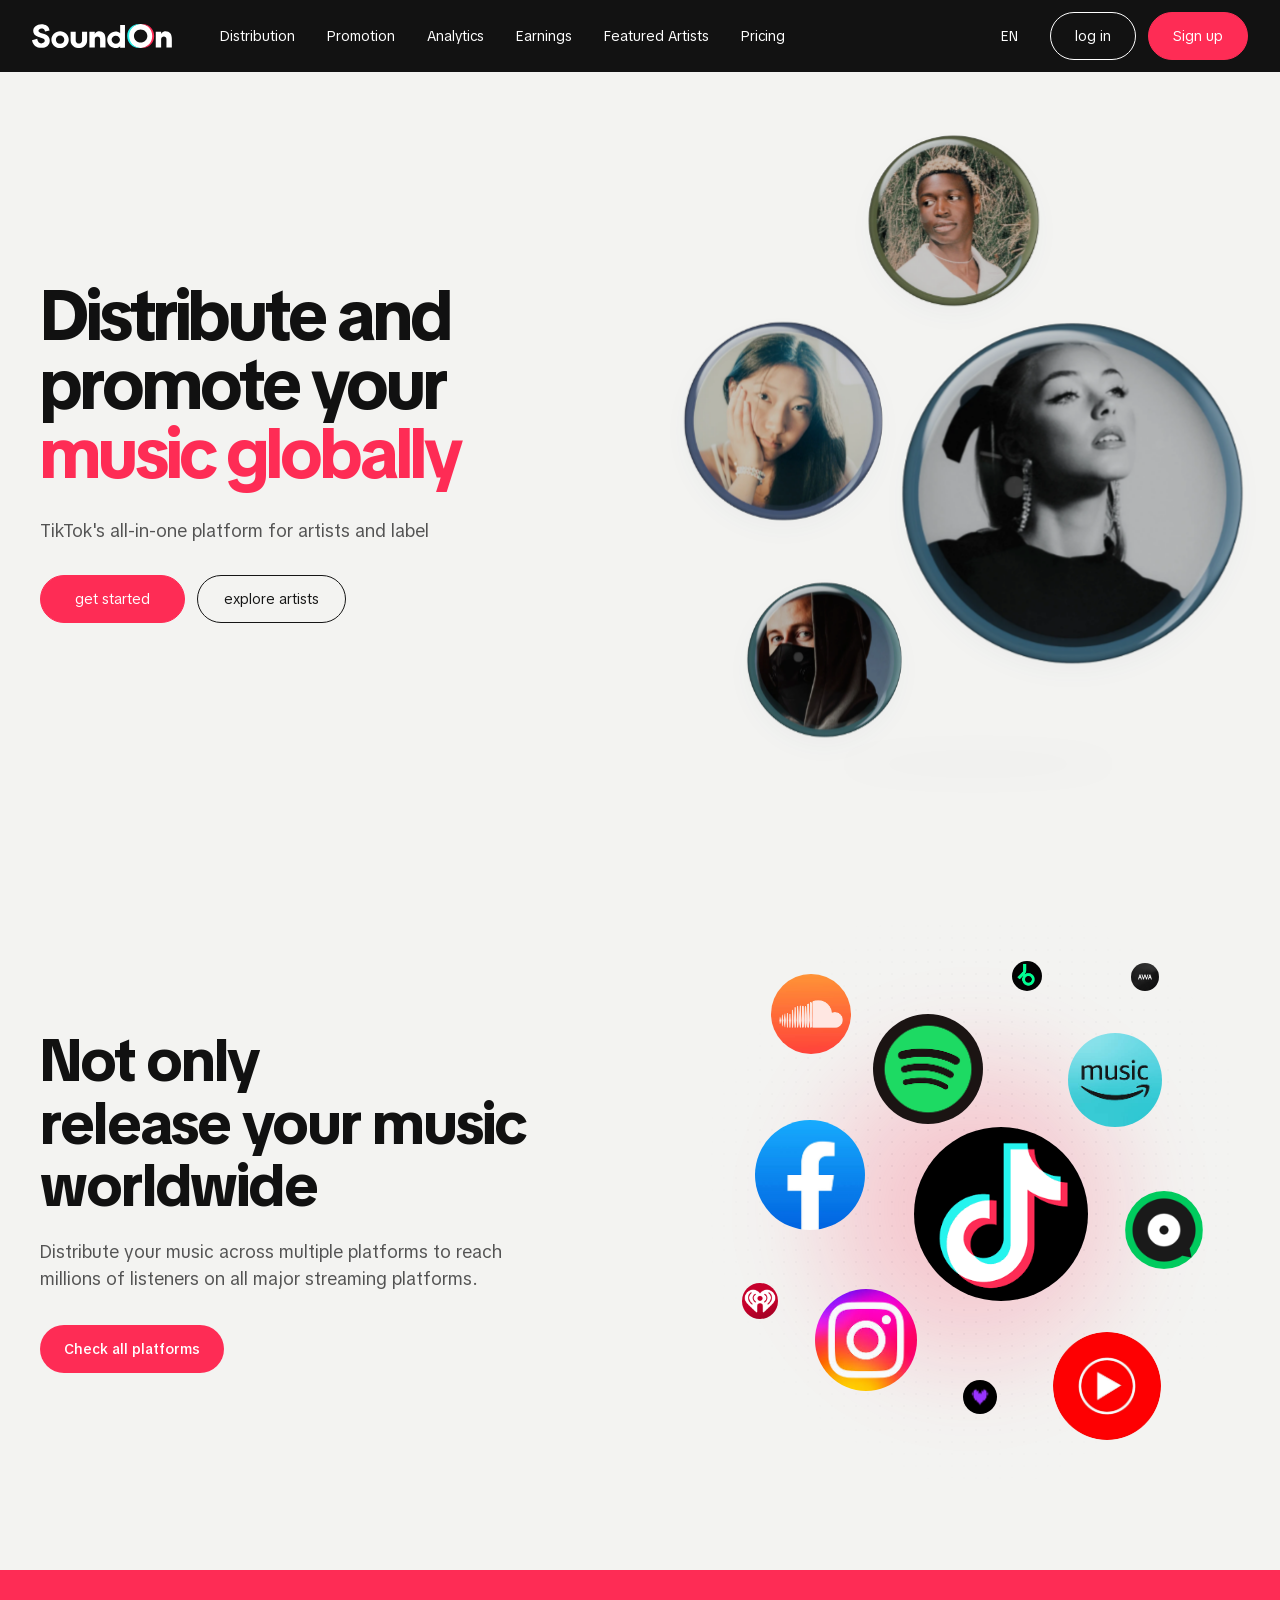
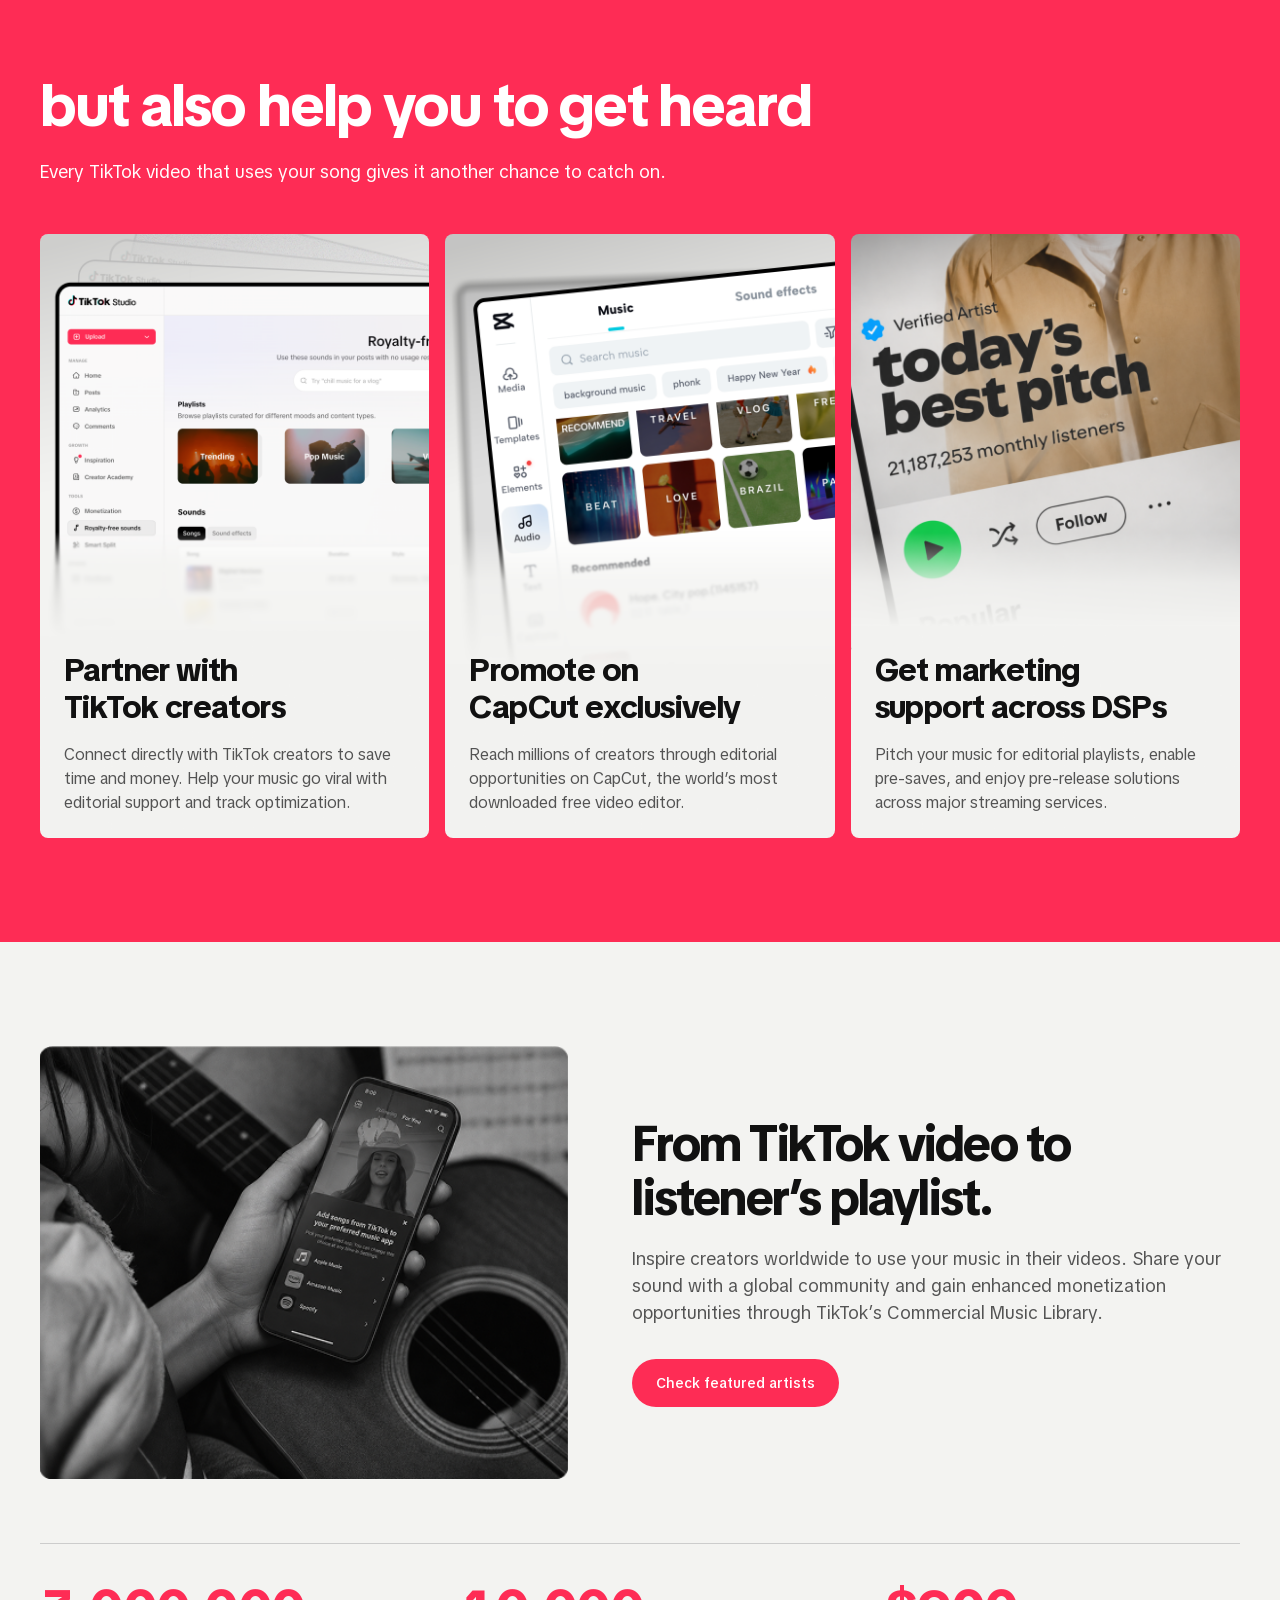
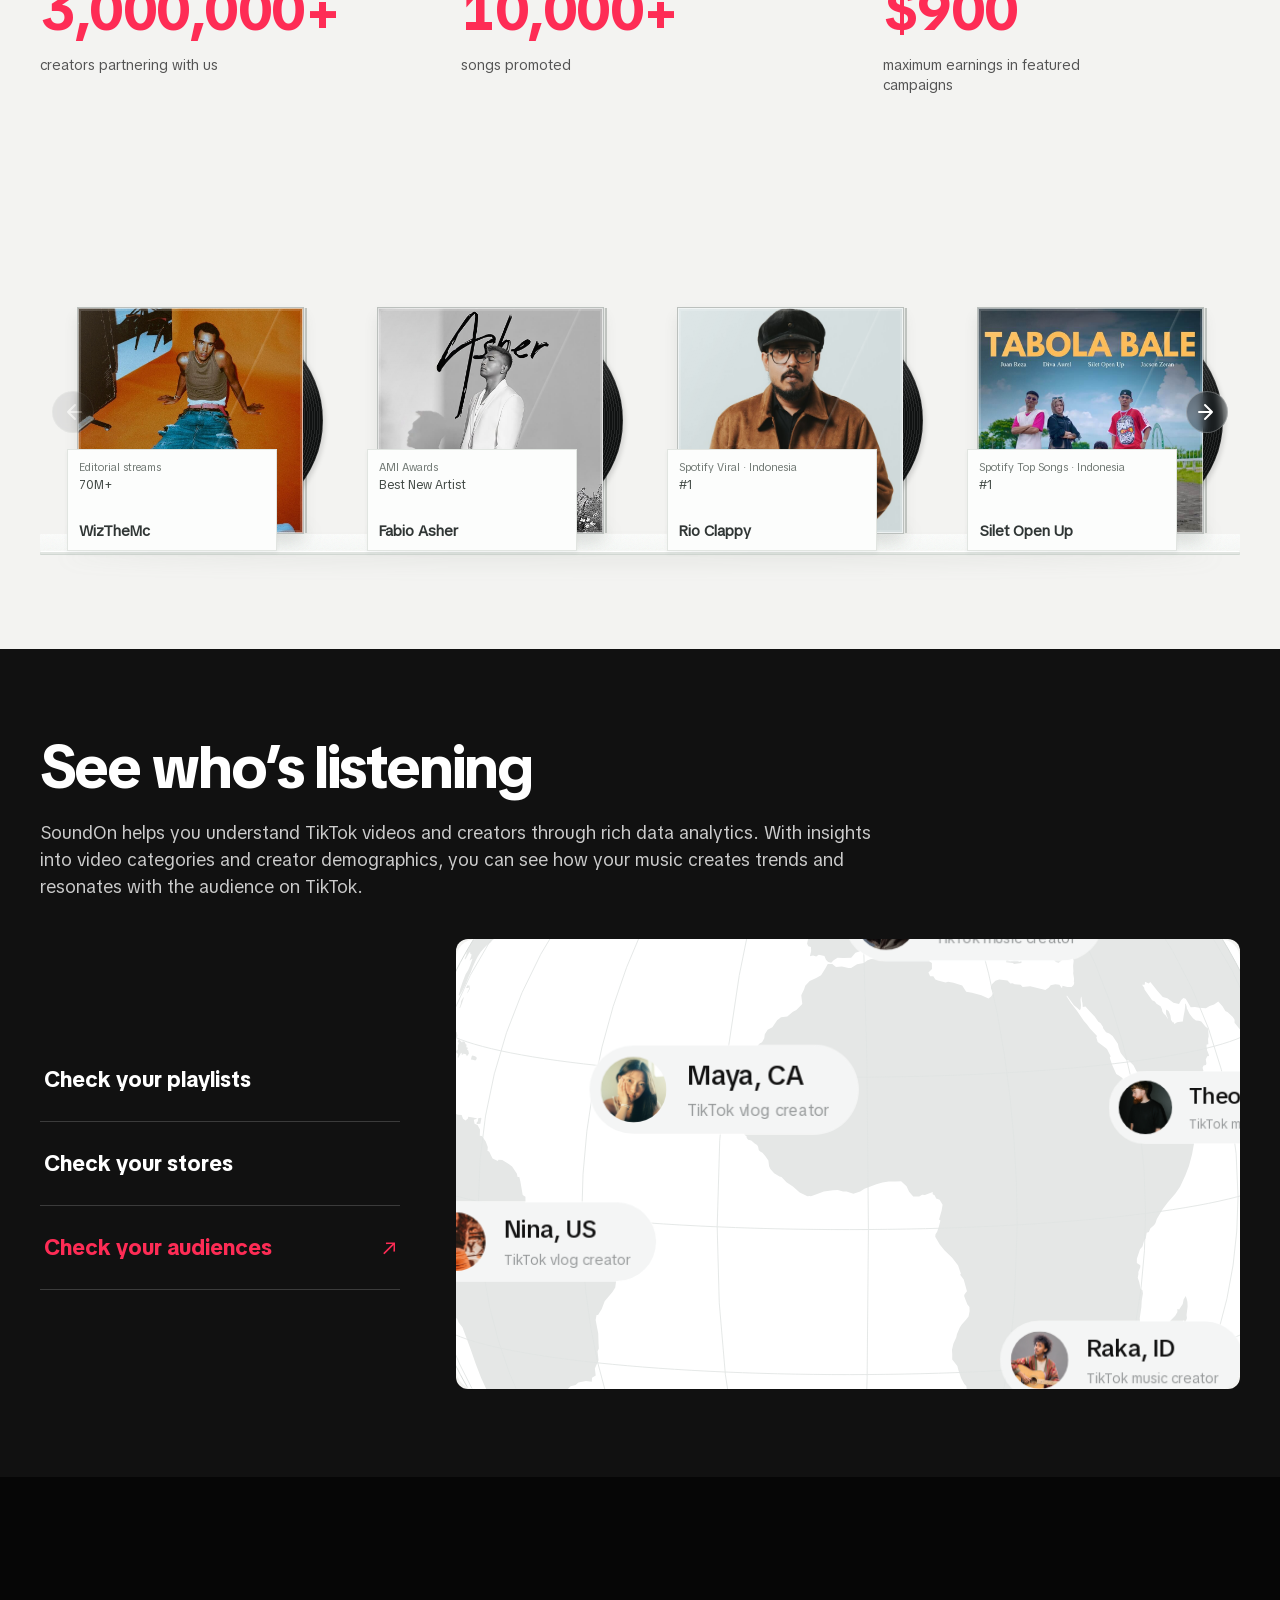
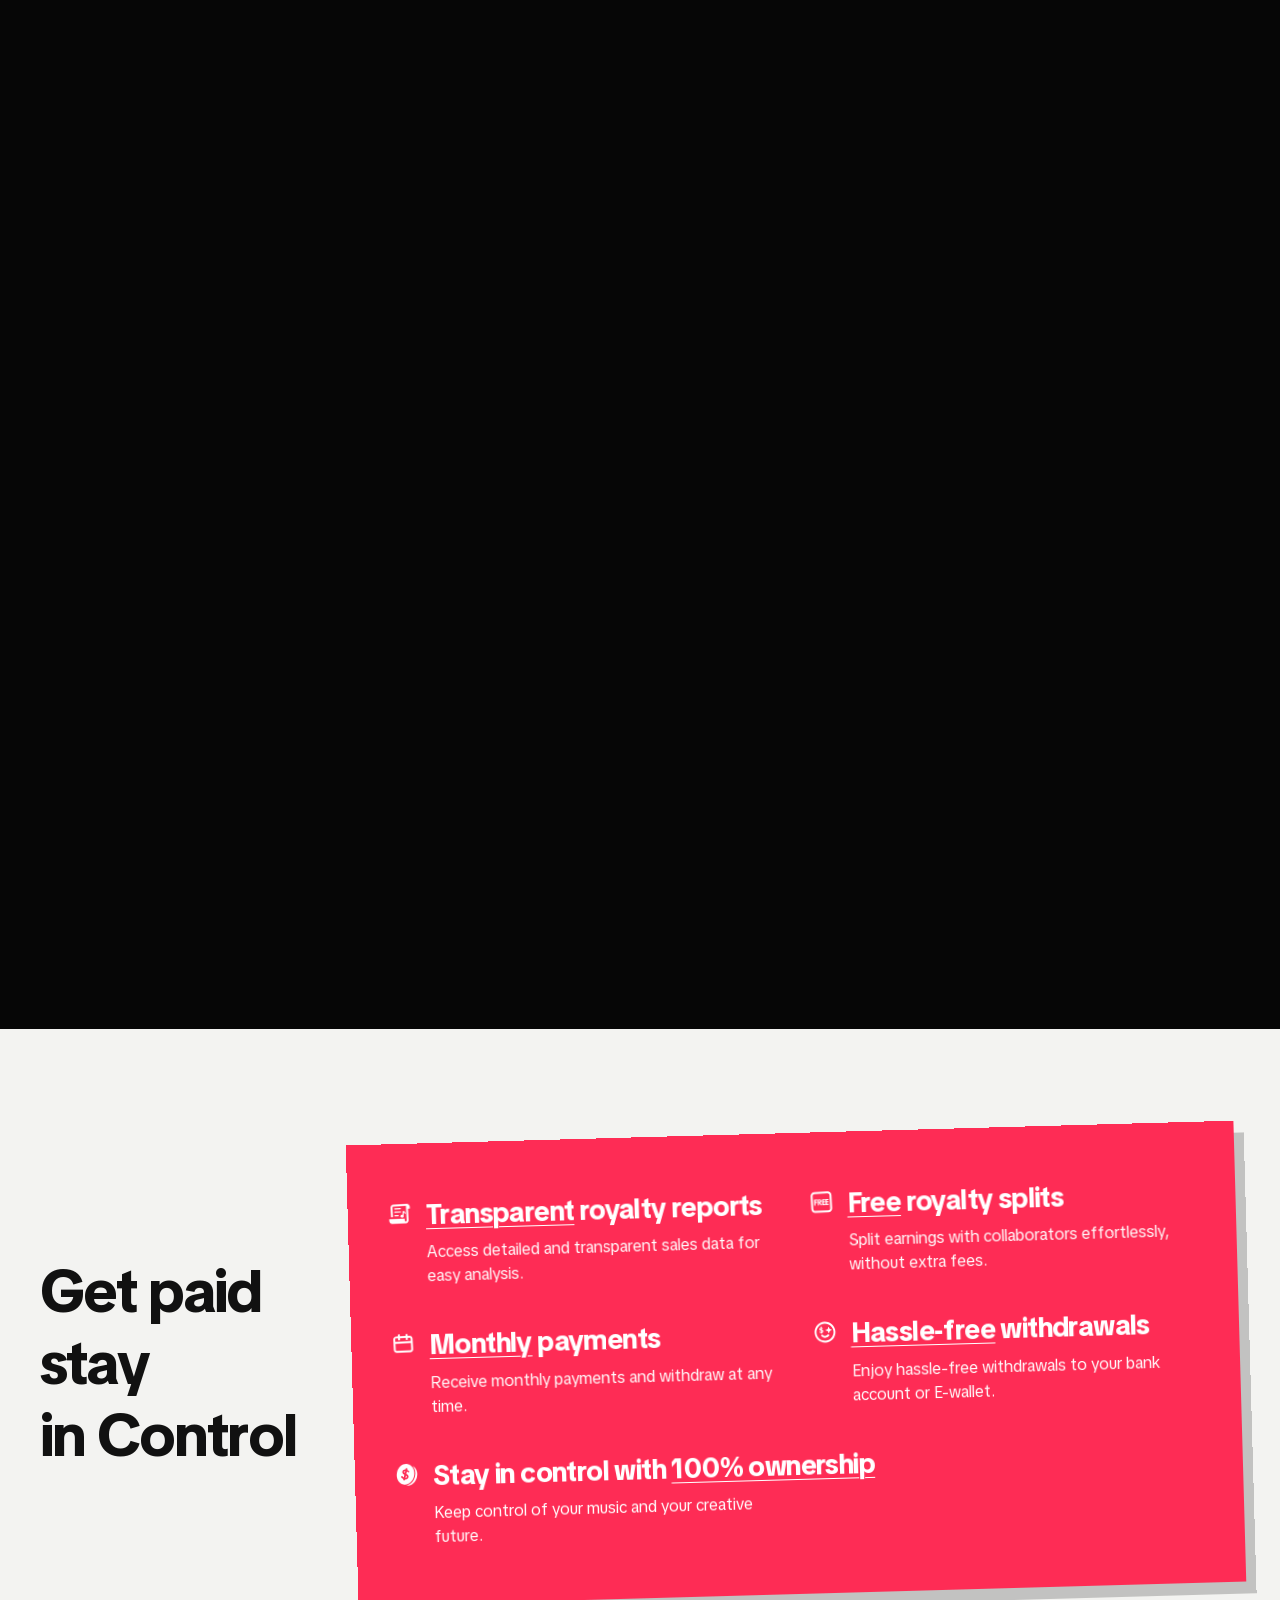
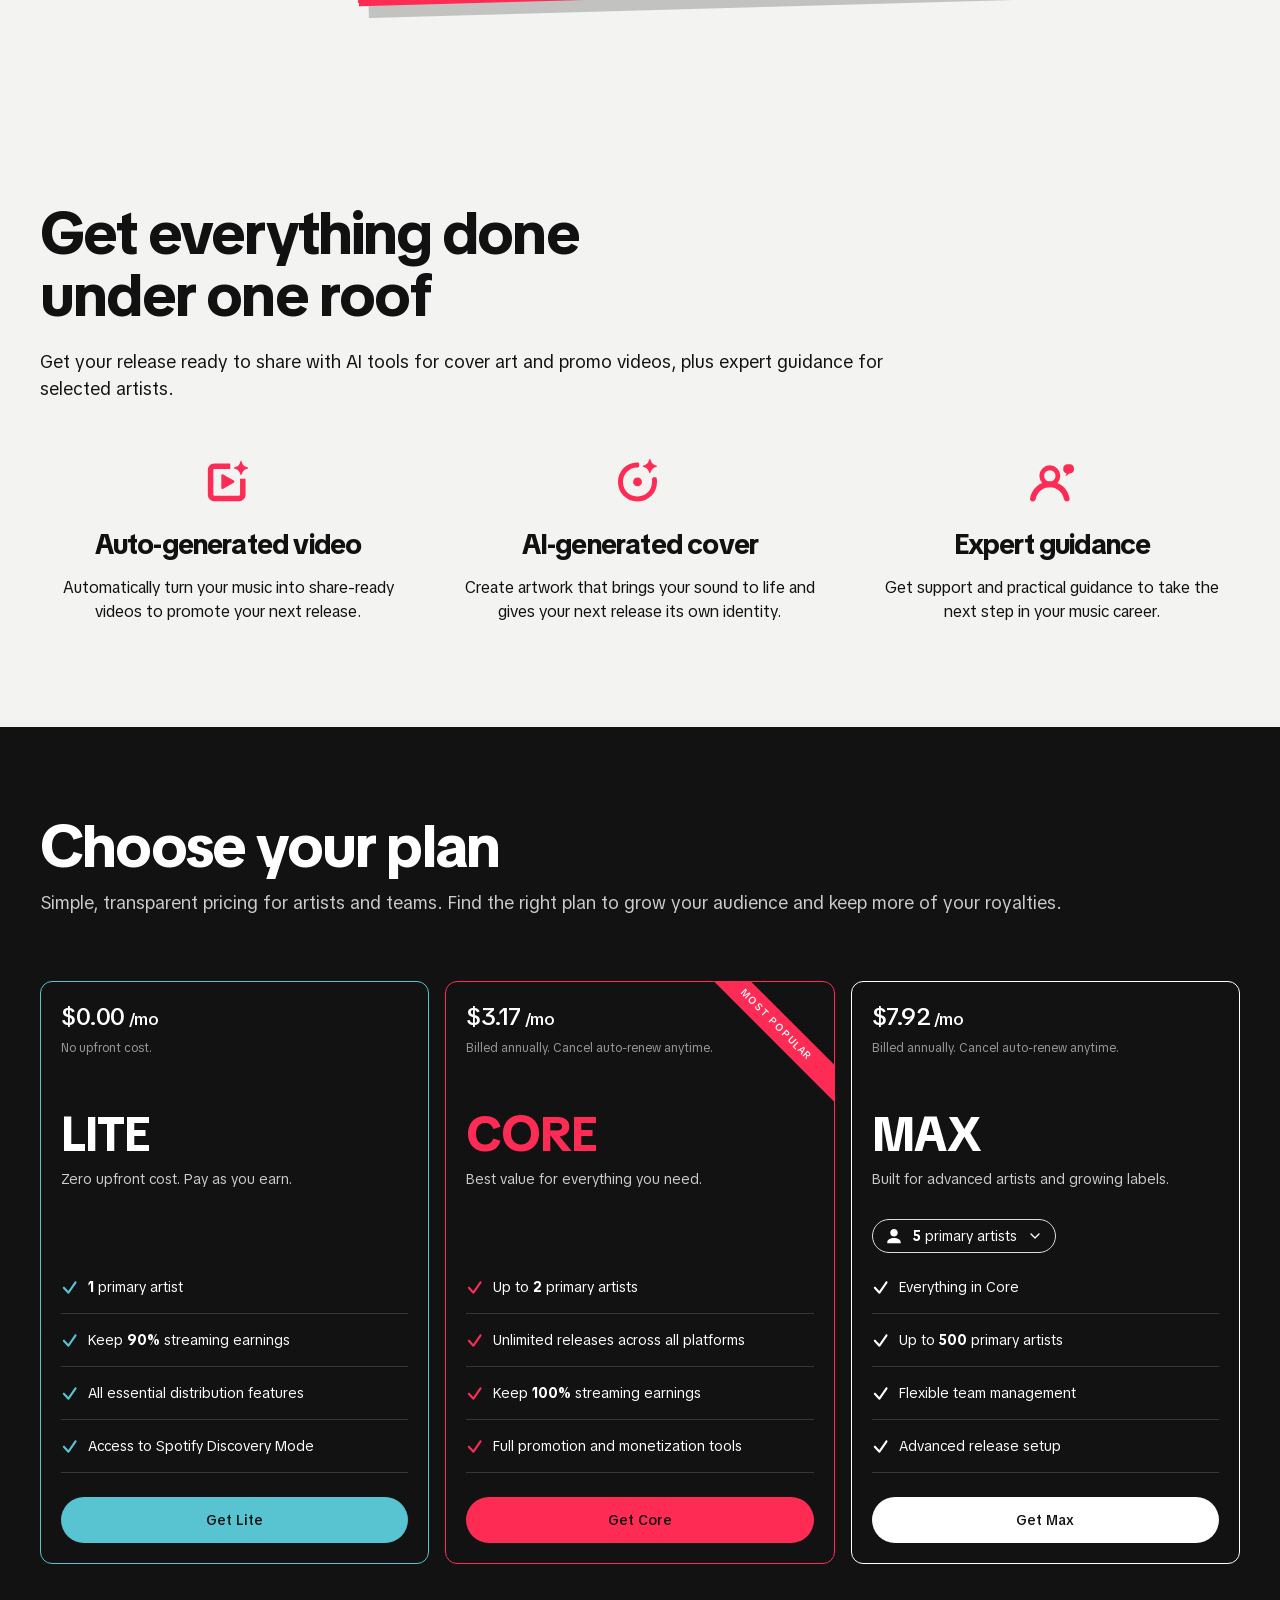
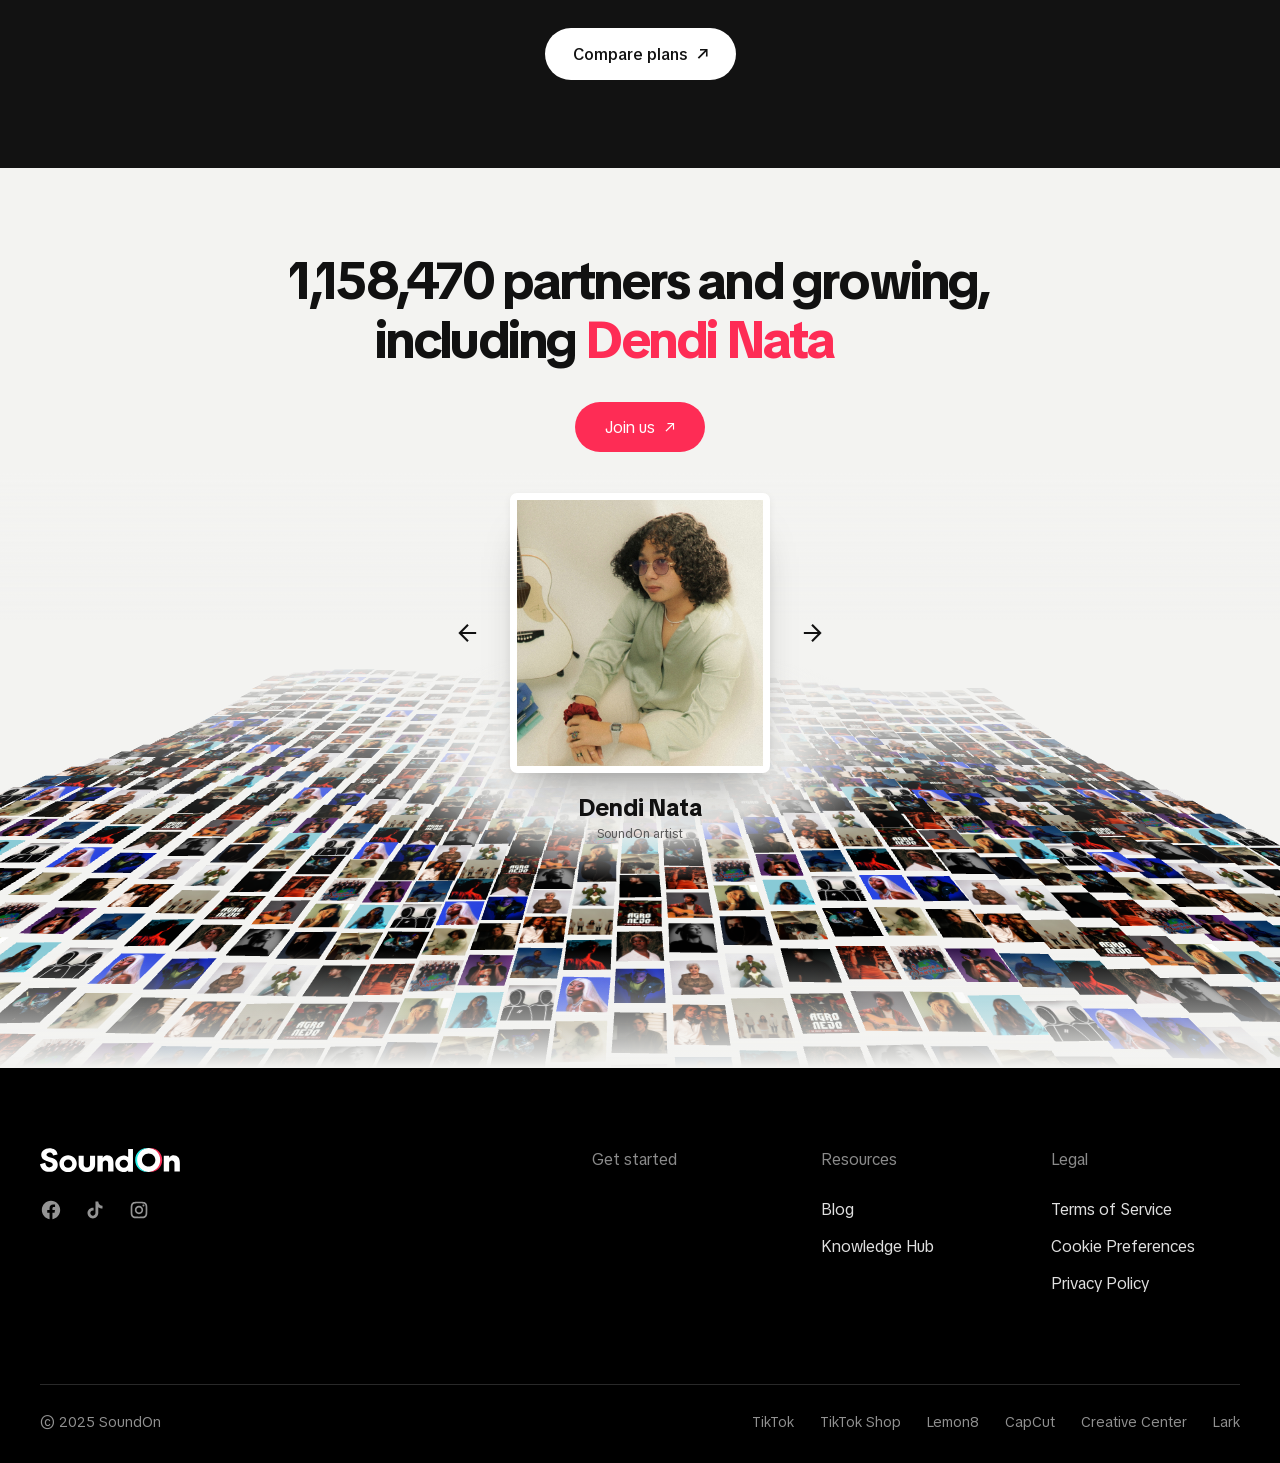
<file: index.html>
<!doctype html><html lang="en"><head><meta charset="utf-8"><meta name="viewport" content="width=device-width,initial-scale=1"><title>SoundOn — Distribute and promote your music globally</title><link rel="stylesheet" href="style.css?v=compare-pill-6"><link rel="stylesheet" href="vibe.css?v=spacing-proportions-2"></head><body>
<header class="site-header"><a class="brand" href="#top" aria-label="SoundOn home"><img src="assets/soundon-logo-provided.svg" width="140" height="25" alt="SoundOn"></a><nav id="main-navigation" aria-label="Main navigation"><a href="#distribution">Distribution</a><a href="#promotion">Promotion</a><a href="#insights">Analytics</a><a href="#earnings">Earnings</a><a href="#artists">Featured Artists</a><a href="#plans">Pricing</a></nav><div class="header-actions"><span class="site-language" aria-label="Language: English">EN</span><a class="nav-login" href="https://www.soundon.global/login">log in</a><a class="nav-signup" href="https://www.soundon.global/login/signup">Sign up</a><button class="nav-toggle" aria-label="Open navigation" aria-controls="main-navigation" aria-expanded="false"><span></span><span></span><span></span></button></div></header>
<main id="top"><section class="hero" aria-label="Distribute and promote your music globally"><iframe src="components/hero/?v=vibe-1" title="SoundOn artists in interactive glass spheres"></iframe></section>
<section id="distribution" class="distribution section"><div class="wrap split"><div><h2>Not only<br>release your music<br>worldwide</h2><p>Distribute your music across multiple platforms to reach millions of listeners on all major streaming platforms.</p><button class="pill" id="platforms-open">Check all platforms</button></div><div class="platform-cloud" aria-label="Music distribution platforms"></div></div></section>
<section id="promotion" class="promotion section"><div class="wrap"><h2>but also help you to get heard</h2><p>Every TikTok video that uses your song gives it another chance to catch on.</p><div class="promotion-grid promotion-composites"><article style="--card-art:url(assets/promotion-background-1.png)"><div class="promotion-copy"><h3>Partner with<br>TikTok creators</h3><p>Connect directly with TikTok creators to save time and money. Help your music go viral with editorial support and track optimization.</p></div></article><article style="--card-art:url(assets/promotion-background-2.png)"><div class="promotion-copy"><h3>Promote on<br>CapCut exclusively</h3><p>Reach millions of creators through editorial opportunities on CapCut, the world’s most downloaded free video editor.</p></div></article><article style="--card-art:url(assets/promotion-background-3.png?v=updated-2)"><div class="promotion-copy"><h3>Get marketing<br>support across DSPs</h3><p>Pitch your music for editorial playlists, enable pre-saves, and enjoy pre-release solutions across major streaming services.</p></div></article></div></div></section>
<section class="playlist section"><div class="wrap"><div class="split"><img class="playlist-image" src="assets/playlist.png" alt="A listener saving a song from TikTok to their music library"><div><h2>From TikTok video to<br>listener’s playlist.</h2><p>Inspire creators worldwide to use your music in their videos. Share your sound with a global community and gain enhanced monetization opportunities through TikTok’s Commercial Music Library.</p><a class="pill" href="#artists">Check featured artists</a></div></div><div class="stats" id="listening-stats"><div><strong data-count="3000000" data-suffix="+">3,000,000+</strong><span>creators partnering with us</span></div><div><strong data-count="10000" data-suffix="+">10,000+</strong><span>songs promoted</span></div><div><strong data-count="900" data-prefix="$">$900</strong><span>maximum earnings in featured campaigns</span></div></div></div></section>
<section id="artists" class="artists record-showcase" aria-label="SoundOn artist collection"><iframe src="components/shelf/?v=width-1232-1" title="Eight artist records on a front-facing white shelf" loading="lazy"></iframe></section>
<section id="insights" class="insight-scroll"><div class="insight-sticky"><div class="wrap"><h2>See who’s listening</h2><p class="insight-description">SoundOn helps you understand TikTok videos and creators through rich data analytics. With insights into video categories and creator demographics, you can see how your music creates trends and resonates with the audience on TikTok.</p><div class="insight-layout"><div class="tabs" role="tablist" aria-label="Music insights" aria-orientation="vertical"><button role="tab" id="tab-0" aria-selected="true" aria-controls="panel-0" tabindex="0">Check your playlists<span></span></button><button role="tab" id="tab-1" aria-selected="false" aria-controls="panel-1" tabindex="-1">Check your stores<span></span></button><button role="tab" id="tab-2" aria-selected="false" aria-controls="panel-2" tabindex="-1">Check your audiences<span></span></button></div><div class="panels"><div class="panel active categories" id="panel-0" role="tabpanel" aria-labelledby="tab-0"><div class="category daily"><img src="assets/analysis-1.png" alt="Daily life creator"><span>Daily life <b>33%</b></span></div><div class="category music"><img src="assets/analysis-3.png" alt="Music creator"><span>Music <b>26%</b></span></div><div class="category travel"><img src="assets/analysis-4.png" alt="Travel creator"><span>Travel <b>17%</b></span></div><div class="category beauty"><img src="assets/analysis-2.png" alt="Beauty creator"><span>Beauty <b>24%</b></span></div></div><div class="panel chart" id="panel-1" role="tabpanel" hidden aria-labelledby="tab-1"><small>music performance</small><h3>TikTok &amp; Streaming</h3><svg viewBox="0 0 660 270" role="img" aria-label="Illustrative TikTok and streaming growth trends"><g stroke="#333" stroke-dasharray="3 4"><path d="M0 60H660M0 145H660M0 230H660"/></g><g fill="none" stroke-width="2.5"><path class="chart-line" stroke="#fe2c55" d="M0 170C65 190 95 160 150 157S230 178 270 150S285 76 320 67S390 60 430 60"/><path class="chart-line" stroke="#ddd" d="M0 211C95 212 120 190 170 199S230 185 280 155S340 140 380 146S460 143 510 129S610 132 660 112"/><path class="chart-line" stroke="#888" d="M0 215C70 210 80 224 150 210S230 142 280 156S360 198 420 183S510 149 560 134S630 120 660 103"/><path class="chart-line" stroke="#444" d="M0 194C60 188 100 230 175 224S270 197 340 196S450 216 510 201S590 190 660 150"/></g></svg><div class="legend"><span style="--c:#fe2c55">TikTok</span><span style="--c:#ddd">Spotify</span><span style="--c:#888">Apple Music</span><span style="--c:#444">YouTube Music</span></div></div><div class="panel" id="panel-2" role="tabpanel" hidden aria-labelledby="tab-2"><iframe src="components/globe/?v=fictional-creators-1" title="Explore creator connections around the world" loading="lazy"></iframe></div></div></div></div></div></section>
<section id="earnings" class="earnings section"><div class="wrap earnings-layout"><h2>Get paid<br>stay<br>in Control</h2><div class="earnings-card"><article><img class="earning-icon" src="assets/icon-3.svg" alt=""><div><h3><u>Transparent</u> royalty reports</h3><p>Access detailed and transparent sales data for easy analysis.</p></div></article><article><img class="earning-icon" src="assets/icon-4.svg" alt=""><div><h3><u>Free</u> royalty splits</h3><p>Split earnings with collaborators effortlessly, without extra fees.</p></div></article><article><img class="earning-icon" src="assets/icon_2.svg" alt=""><div><h3><u>Monthly</u> payments</h3><p>Receive monthly payments and withdraw at any time.</p></div></article><article><img class="earning-icon" src="assets/icon-5.svg" alt=""><div><h3><u>Hassle-free</u> withdrawals</h3><p>Enjoy hassle-free withdrawals to your bank account or E-wallet.</p></div></article><article class="ownership"><img class="earning-icon" src="assets/Dollar.svg" alt=""><div><h3>Stay in control with <u>100% ownership</u></h3><p>Keep control of your music and your creative future.</p></div></article></div></div></section>
<section id="tools" class="tools-section section"><div class="wrap"><h2 class="section-heading">Get everything done<br>under one roof</h2><p class="tools-description">Get your release ready to share with AI tools for cover art and promo videos, plus expert guidance for selected artists.</p><div class="tools-grid"><article><img src="assets/icon-6-pink.svg" alt=""><h3>Auto-generated video</h3><p>Automatically turn your music into share-ready videos to promote your next release.</p></article><article><img src="assets/icon-7-pink.svg" alt=""><h3>AI-generated cover</h3><p>Create artwork that brings your sound to life and gives your next release its own identity.</p></article><article><img src="assets/icon-8-pink.svg" alt=""><h3>Expert guidance</h3><p>Get support and practical guidance to take the next step in your music career.</p></article></div></div></section>
<section id="plans" class="plans section" aria-labelledby="plans-title"><div class="wrap"><h2 id="plans-title">Choose your plan</h2><p class="plans-description">Simple, transparent pricing for artists and teams. Find the right plan to grow your audience and keep more of your royalties.</p><div class="plan-grid"></div><a class="compare-plans" href="https://www.soundon.global/pricing?lang=en" target="_blank" rel="noopener noreferrer">Compare plans <span aria-hidden="true">↗</span></a></div></section>

<section id="partners" class="partners-section" aria-label="Our growing artist community"><iframe id="partners-ocean" src="components/partners/?mode=spotlight&v=join-spacing-2" title="SoundOn artist image ocean" loading="lazy"></iframe></section>
</main><footer class="site-footer official-footer"><div class="wrap"><div class="footer-main"><div class="footer-brand"><a class="brand" href="#top" aria-label="SoundOn home"><img src="assets/soundon-logo-provided.svg" width="140" height="25" alt="SoundOn"></a><nav class="footer-socials" aria-label="SoundOn social media"><a href="https://www.facebook.com/SoundOn-Global-111343364685712/" aria-label="SoundOn on Facebook" target="_blank" rel="noopener"><img src="assets/social-facebook.svg" alt=""></a><a href="https://www.tiktok.com/@soundon" aria-label="SoundOn on TikTok" target="_blank" rel="noopener"><img src="assets/social-tiktok.svg" alt=""></a><a href="https://www.instagram.com/soundonglobal/" aria-label="SoundOn on Instagram" target="_blank" rel="noopener"><img src="assets/social-instagram.svg" alt=""></a></nav></div><div class="footer-column"><a class="footer-column-title" href="https://www.soundon.global/login/signup">Get started</a></div><nav class="footer-column" aria-label="Resources"><h3 class="footer-column-title">Resources</h3><a href="https://www.soundon.global/blog?lang=en">Blog</a><a href="https://www.soundon.global/knowledge?lang=en">Knowledge Hub</a></nav><nav class="footer-column" aria-label="Legal"><h3 class="footer-column-title">Legal</h3><a href="https://www.soundon.global/legal/terms-of-service">Terms of Service</a><a href="https://www.soundon.global/cookie-settings">Cookie Preferences</a><a href="https://www.soundon.global/legal/privacy-policy">Privacy Policy</a></nav></div><div class="footer-bottom"><span>© 2025 SoundOn</span><nav aria-label="Related platforms"><a href="https://www.tiktok.com">TikTok</a><a href="https://shop.tiktok.com">TikTok Shop</a><a href="https://www.lemon8-app.com/feed/foryou?pid=website_seo_soundon">Lemon8</a><a href="https://www.capcut.com/">CapCut</a><a href="https://ads.tiktok.com/business/creativecenter/?utm_source=soundon">Creative Center</a><a href="https://www.larksuite.com/?utm_source=seo_external_link_so">Lark</a></nav></div></div></footer>
<dialog id="platform-dialog"><button class="close" aria-label="Close platforms">×</button><h2>Your music, everywhere.</h2><p>Reach listeners across music and social platforms.</p><div class="platform-list"></div></dialog><dialog id="compare-dialog" class="compare-dialog" aria-labelledby="compare-title"><button class="close" aria-label="Close plan comparison">×</button><h2 id="compare-title">Compare plans</h2><div class="comparison-scroll"><table class="comparison-table"><thead><tr><th scope="col">Plan features</th><th scope="col">Lite</th><th scope="col">Core</th><th scope="col">Max</th></tr></thead><tbody><tr><th scope="row">Monthly price · billed annually</th><td>$0.00</td><td>$3.17</td><td>$7.92</td></tr><tr><th scope="row">Primary artists</th><td>1</td><td>Up to 2</td><td>5 included; up to 500 supported</td></tr><tr><th scope="row">Streaming earnings kept</th><td>90%</td><td>100%</td><td>100%</td></tr><tr><th scope="row">Distribution</th><td>All essential features</td><td>Unlimited releases across all platforms</td><td>Everything in Core</td></tr><tr><th scope="row">Spotify Discovery Mode</th><td>Included</td><td>Included</td><td>Included</td></tr><tr><th scope="row">Promotion and monetization</th><td>Essential features</td><td>Full promotion and monetization tools</td><td>Everything in Core</td></tr><tr><th scope="row">Team management</th><td>—</td><td>—</td><td>Flexible team management</td></tr><tr><th scope="row">Release setup</th><td>Standard</td><td>Standard</td><td>Advanced release setup</td></tr></tbody></table></div></dialog><dialog id="plan-dialog"><button class="close" aria-label="Close plan details">×</button><span class="eyebrow">YOUR NEXT CHAPTER</span><h2 id="plan-title"></h2><p>Continue to SoundOn to view available plans and start your next release.</p><a class="pill" href="https://www.soundon.global/login/signup">Continue to SoundOn ↗</a></dialog><script src="app.js?v=official-pricing-7"></script></body></html>
</file>
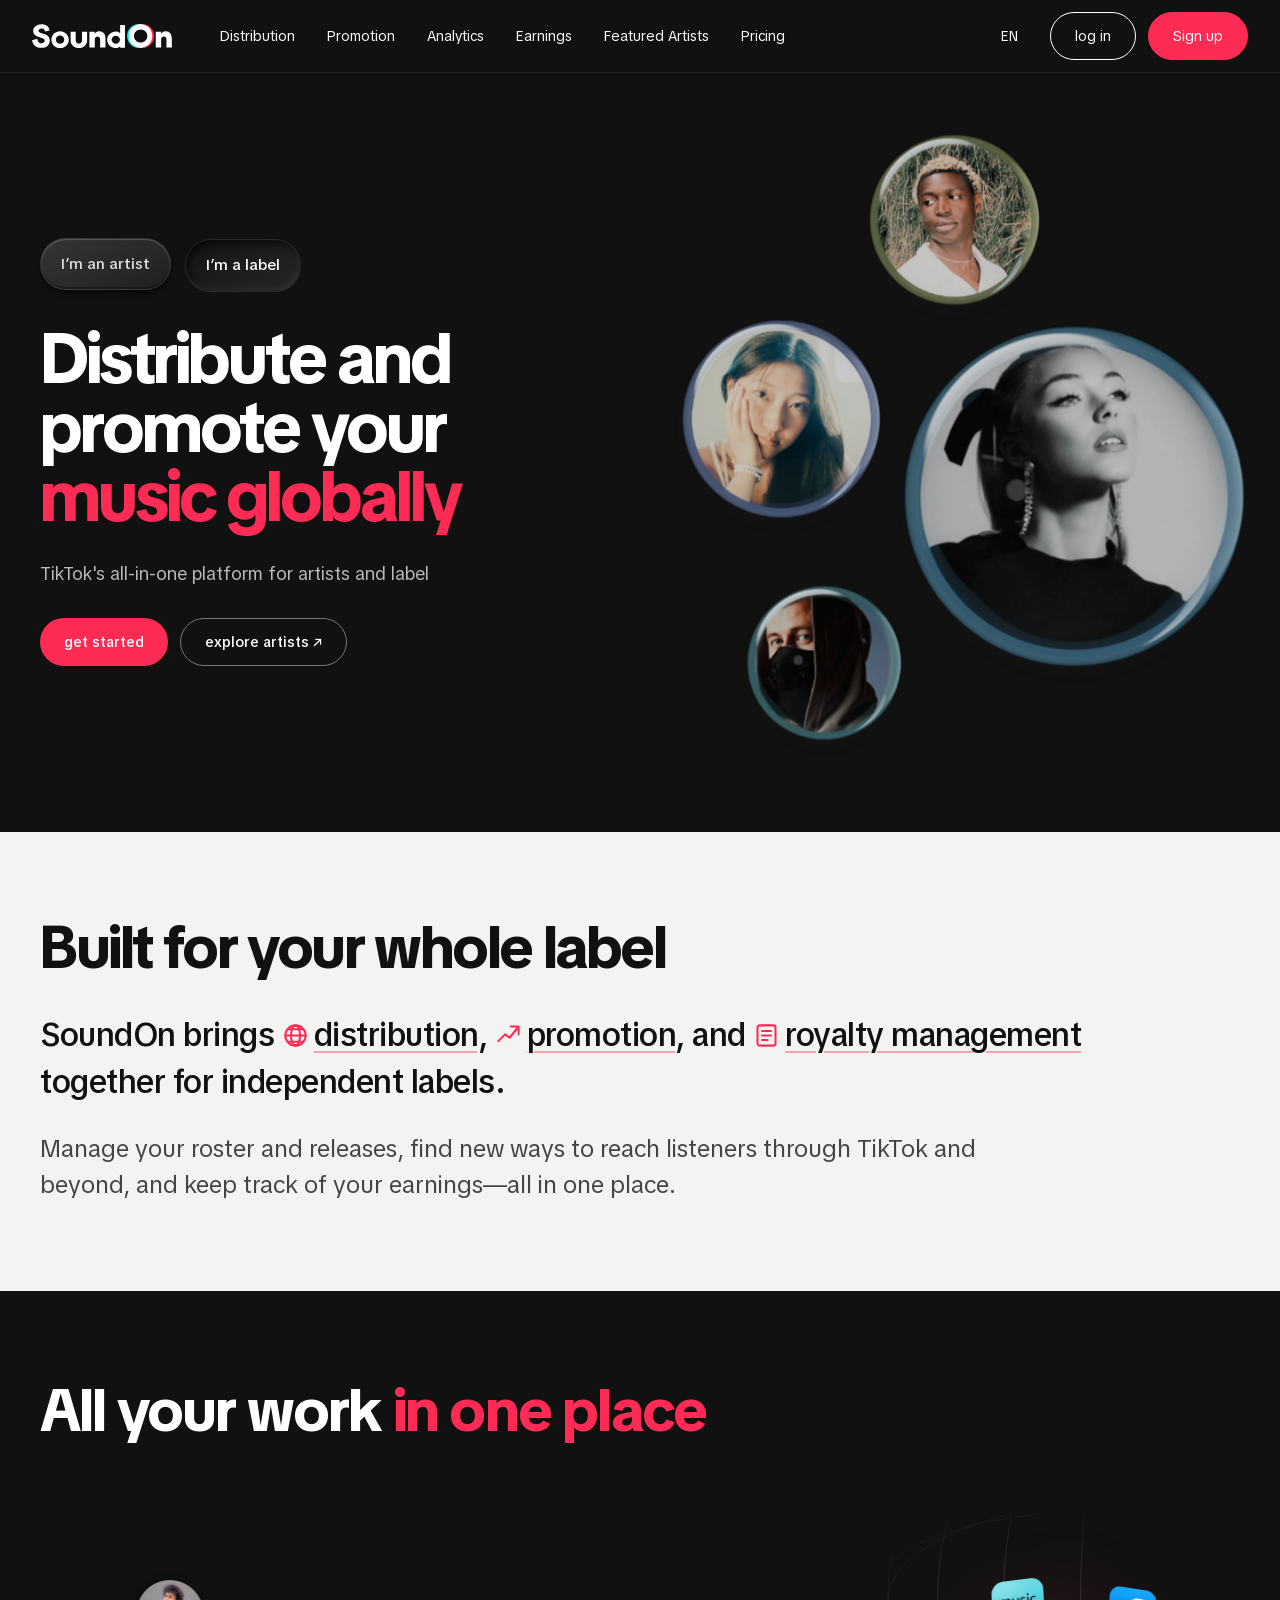
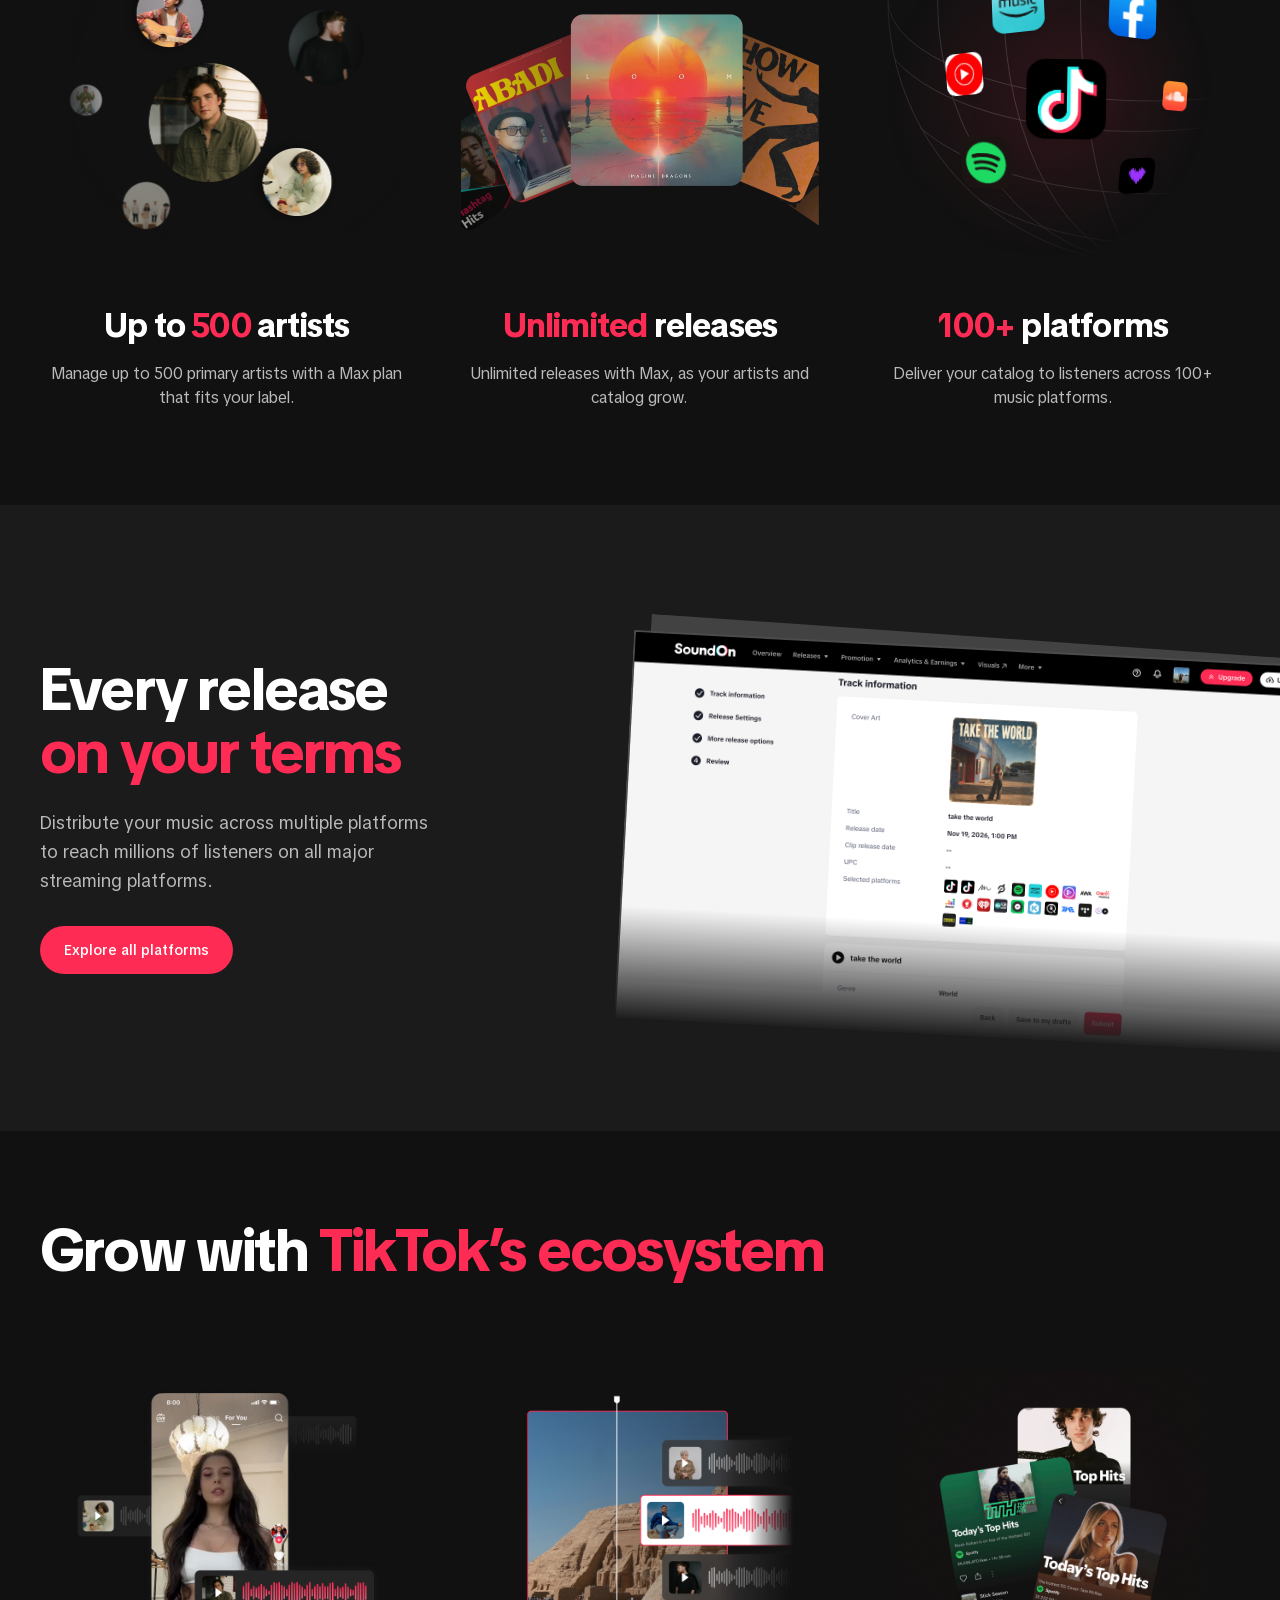
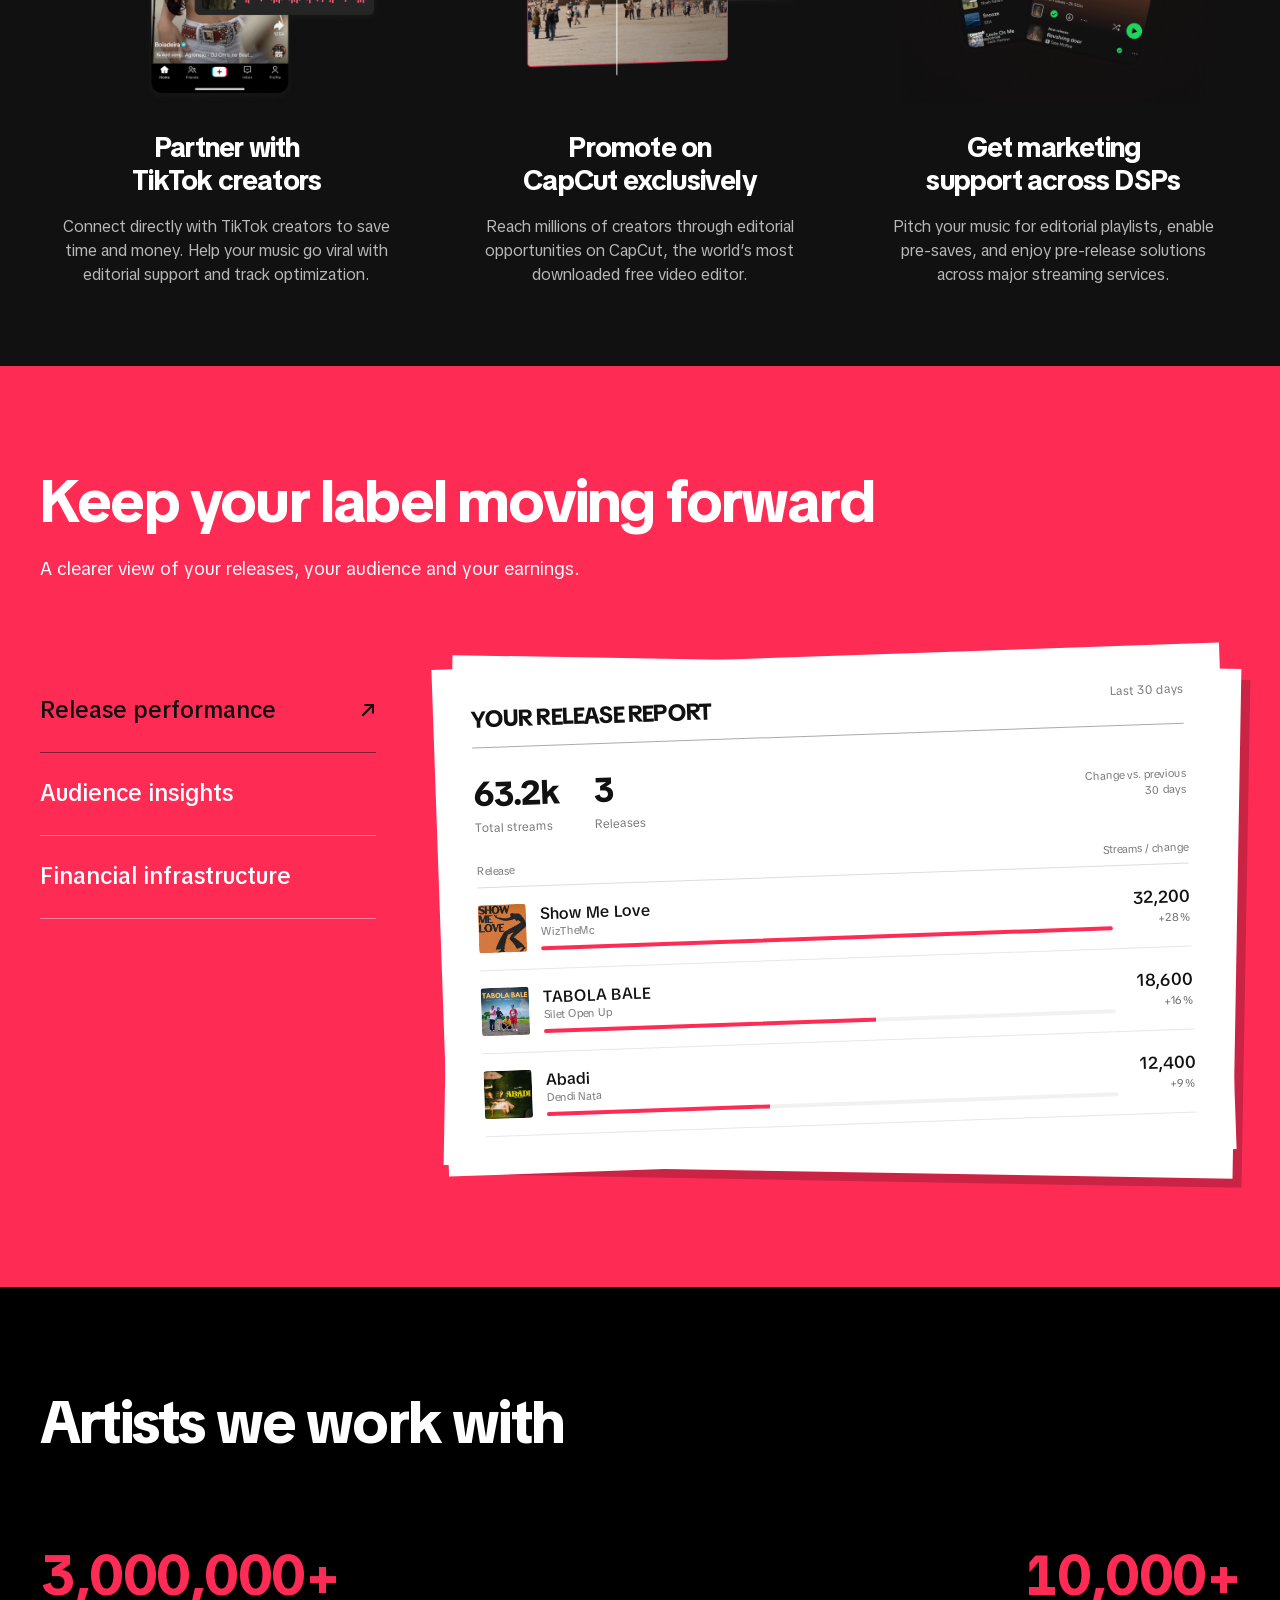
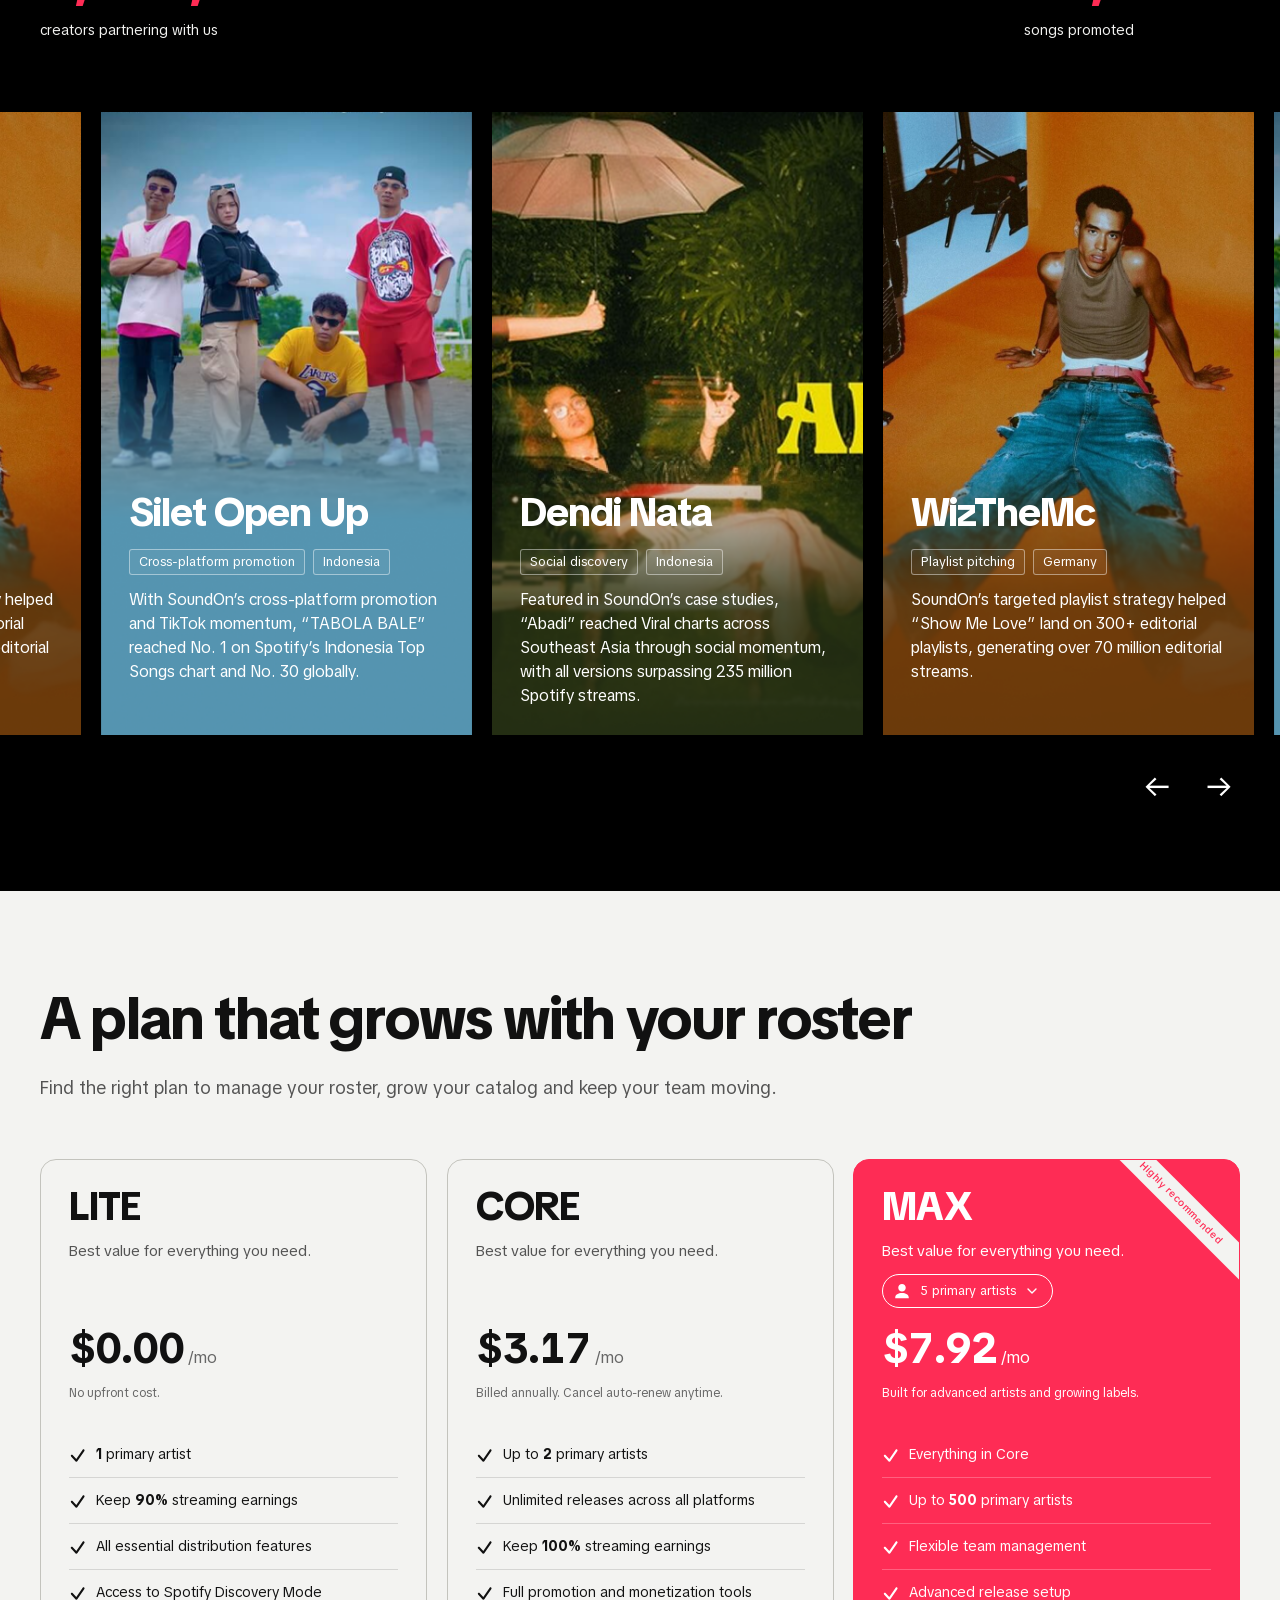
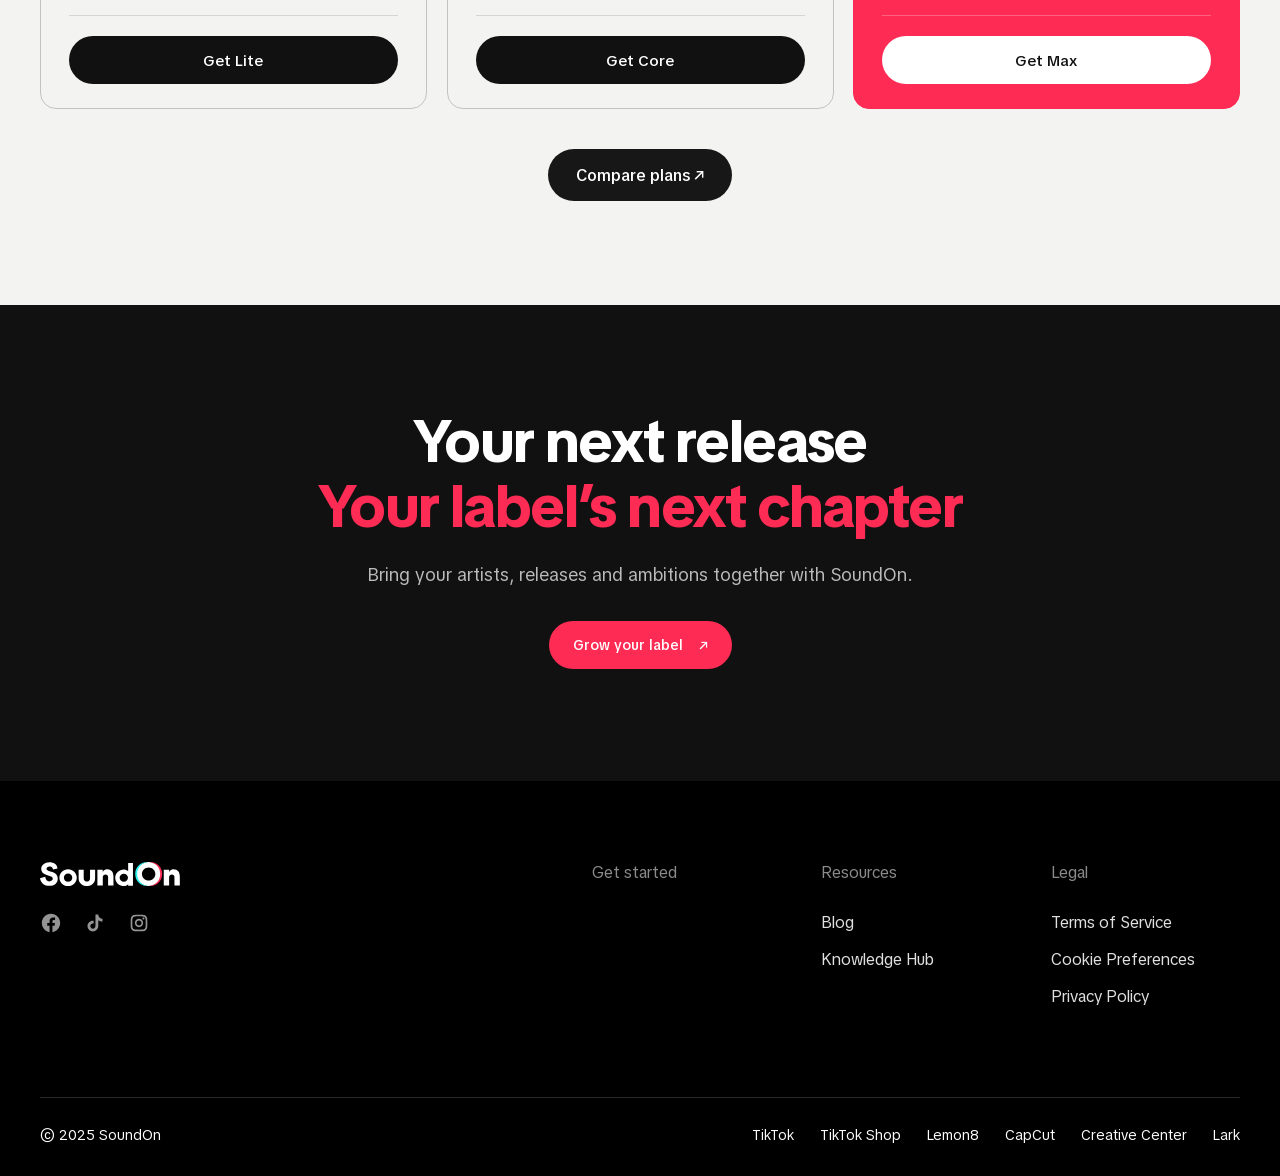
<file: artists-labels/index.html>
<!doctype html><html lang="en" data-audience="labels"><head><meta charset="utf-8"><meta name="viewport" content="width=device-width,initial-scale=1"><title>SoundOn — Artists & Labels</title><link rel="stylesheet" href="style.css"><link rel="stylesheet" href="vibe.css"><link rel="stylesheet" href="pricing.css?v=20261111-radius16"><link rel="stylesheet" href="unified.css?v=20261111-label-motion-3"><link rel="stylesheet" href="artist-journey.css?v=20261111-benefits-reference"><link rel="stylesheet" href="label-report.css?v=20261111-carousel"><link rel="stylesheet" href="artist-case.css?v=warm-name-1"><link rel="stylesheet" href="artist-plan-refinement.css?v=20261111-label-plans"></head><body><header class="site-header"><a class="brand" href="#top" aria-label="SoundOn home"><img src="assets/soundon-logo-provided.svg" width="140" height="25" alt="SoundOn"></a><nav id="main-navigation" aria-label="Main navigation"><a href="#distribution">Distribution</a><a href="#promotion">Promotion</a><a href="#insights">Analytics</a><a href="#earnings">Earnings</a><a href="#artists">Featured Artists</a><a href="#plans">Pricing</a></nav><div class="header-actions"><span class="site-language" aria-label="Language: English">EN</span><a class="nav-login" href="https://www.soundon.global/login">log in</a><a class="nav-signup" href="https://www.soundon.global/login/signup">Sign up</a><button class="nav-toggle" aria-label="Open navigation" aria-controls="main-navigation" aria-expanded="false"><span></span><span></span><span></span></button></div></header>
<main id="top"><section class="unified-hero wrap"><div class="hero-copy"><div class="audience-switch" role="group" aria-label="Choose your role"><button type="button" data-mode="artists" aria-pressed="false"><span>I’m an artist</span></button><button type="button" data-mode="labels" aria-pressed="true"><span>I’m a label</span></button></div><h1>Distribute and<br>promote your<br><em>music globally</em></h1><p>TikTok's all-in-one platform for artists and label</p><div class="hero-actions"><a class="pill" href="https://www.soundon.global/login/signup">get started</a><a class="pill secondary" href="#artists">explore artists ↗</a></div></div><section class="scene" aria-label="Floating glass spheres featuring artists"><button class="orb main-orb" data-image="Grace_Gachot.jpg" data-name="Grace Gachot" aria-label="Grace Gachot glass sphere"><span class="orb-art" aria-hidden="true"><img src="components/hero/assets/grace-gachot-glass-left.webp?v=edge-3" alt=""><img class="orb-light" src="components/hero/assets/grace-gachot-glass-right.webp?v=edge-3" alt=""></span><span class="caption">Grace Gachot <small>ARTIST SPOTLIGHT ↗</small></span></button><button class="orb top-orb" data-image="Mon_Rovia.jpg" data-name="Mon Rovîa" aria-label="Mon Rovia glass sphere"><span class="orb-art" aria-hidden="true"><img src="components/hero/assets/mon-rovia-glass-left.webp?v=edge-3" alt=""><img class="orb-light" src="components/hero/assets/mon-rovia-glass-right.webp?v=edge-3" alt=""></span><span class="caption">Mon Rovîa</span></button><button class="orb left-orb" data-image="Katherine_Li.jpg" data-name="Katherine Li" aria-label="Katherine Li glass sphere"><span class="orb-art" aria-hidden="true"><img src="components/hero/assets/katherine-li-glass-left.webp?v=edge-3" alt=""><img class="orb-light" src="components/hero/assets/katherine-li-glass-right.webp?v=edge-3" alt=""></span><span class="caption">Katherine Li</span></button><button class="orb bottom-orb" data-image="Alan_Walker.jpg" data-name="Alan Walker" aria-label="Alan Walker glass sphere"><span class="orb-art" aria-hidden="true"><img src="components/hero/assets/alan-walker-glass-left.webp?v=edge-3" alt=""><img class="orb-light" src="components/hero/assets/alan-walker-glass-right.webp?v=edge-3" alt=""></span><span class="caption">Alan Walker</span></button><div class="ground"></div></section></section>
<div id="audience-content">
<div class="artist-only artist-journey">
<section class="section journey-steps" id="artist-release" aria-labelledby="release-title">
 <div class="wrap">
  <h2 id="release-title">Take your music worldwide</h2>
  <p class="journey-intro">Just three steps away.</p>
  <div class="journey-steps-grid">
   <article><span class="step-number">01</span><h3>Upload your music</h3><p>Add your tracks, cover art and release details. Choose when and where you want your music to arrive.</p></article>
   <article><span class="step-number">02</span><h3>We deliver it</h3><p>Submit for review. We send your approved release to the platforms you choose.</p></article>
   <article><span class="step-number">03</span><h3>you get paid</h3><p>Once your music is live, follow your streams and see the royalties your release earns.</p></article>
  </div>
 </div>
</section>
<section class="journey-tools release-builder" id="release-tools" aria-labelledby="journey-tools-title"><div class="wrap">
<h2 id="journey-tools-title">You bring the music</h2>
<div class="release-builder-layout"><div class="release-build-navigation" aria-label="Explore your release preparation"><div class="release-build-row"><button type="button" id="build-step-1" class="release-build-step" data-build-step="1" aria-expanded="true" aria-controls="build-detail-1"><span class="build-toggle" aria-hidden="true">01</span><span class="build-step-title">Add your music</span></button><p id="build-detail-1" class="build-detail" >Start with your finished track. Add your audio file and release details.</p></div><div class="release-build-row"><button type="button" id="build-step-2" class="release-build-step" data-build-step="2" aria-expanded="false" aria-controls="build-detail-2"><span class="build-toggle" aria-hidden="true">02</span><span class="build-step-title">Create your cover</span></button><p id="build-detail-2" class="build-detail" hidden>Give your music a visual identity with <strong>AI cover art tools</strong>—or bring your own artwork.</p></div><div class="release-build-row"><button type="button" id="build-step-3" class="release-build-step" data-build-step="3" aria-expanded="false" aria-controls="build-detail-3"><span class="build-toggle" aria-hidden="true">03</span><span class="build-step-title">Make your promo video</span></button><p id="build-detail-3" class="build-detail" hidden>Turn your track and artwork into a share-ready video for your next release.</p></div><div class="release-build-row"><button type="button" id="build-step-4" class="release-build-step" data-build-step="4" aria-expanded="false" aria-controls="build-detail-4"><span class="build-toggle" aria-hidden="true">04</span><span class="build-step-title">Ready to release</span></button><p id="build-detail-4" class="build-detail" hidden>Check your details, choose your platforms and release date, then submit for review.</p></div><a class="pill dark build-release-cta" href="https://www.soundon.global/login/signup" hidden>publish your first song <span aria-hidden="true">↗</span></a></div>
<div class="release-build-preview" data-build-state="1"><div class="release-build-stage" aria-hidden="true">

<div class="build-audio"><img src="assets/fileupload.png" alt="" width="1254" height="1254"></div>
<div class="build-cover"><div class="build-vinyl" aria-hidden="true"></div><div class="build-jacket"><img src="assets/report-show-me-love.jpg" alt="Show Me Love record sleeve"></div></div>
<div class="build-video"><div class="build-video-screen"><img src="assets/report-show-me-love.jpg" alt=""><div class="build-video-caption">SHOW ME LOVE</div><span class="build-video-play">▶</span><span class="build-video-duration">0:15</span></div><div class="build-video-meta"><strong>Show Me Love — Promo video</strong><small>WizTheMc</small></div></div>
<div class="build-ready">Your release kit <span>✓</span></div>
</div></div></div>
</div></section>
<section class="section journey-distribution" id="artist-distribution"><div class="wrap split"><div class="release-network artist-logo-cloud" aria-label="Music platforms available for distribution"><div class="network-platform" style="--x:52%;--y:48%;--size:27%;--float-delay:-0.0s"><img src="assets/tiktok.png" alt="TikTok" loading="lazy"></div><div class="network-platform" style="--x:38%;--y:25%;--size:23%;--float-delay:-0.4s"><img src="assets/spotify.png" alt="Spotify" loading="lazy"></div><div class="network-platform" style="--x:8%;--y:24%;--size:14%;--float-delay:-0.8s"><img src="assets/soundcloud.jpeg" alt="SoundCloud" loading="lazy"></div><div class="network-platform" style="--x:75%;--y:32%;--size:18%;--float-delay:-1.2000000000000002s"><img src="assets/amazon.jpeg" alt="Amazon Music" loading="lazy"></div><div class="network-platform" style="--x:26%;--y:53%;--size:15%;--float-delay:-1.6s"><img src="assets/facebook.jpeg" alt="Facebook" loading="lazy"></div><div class="network-platform" style="--x:69%;--y:80%;--size:18%;--float-delay:-2.0s"><img src="assets/youtube.jpeg" alt="YouTube Music" loading="lazy"></div><div class="network-platform" style="--x:29%;--y:76%;--size:18%;--float-delay:-2.4000000000000004s"><img src="assets/instagram.jpeg" alt="Instagram" loading="lazy"></div><div class="network-platform" style="--x:51%;--y:92%;--size:9%;--float-delay:-2.8000000000000003s"><img src="assets/deezer.png" alt="Deezer" loading="lazy"></div><div class="network-platform" style="--x:61%;--y:9%;--size:9%;--float-delay:-3.2s"><img src="assets/beatport.jpeg" alt="Beatport" loading="lazy"></div><div class="network-platform" style="--x:88%;--y:11%;--size:9%;--float-delay:-3.6s"><img src="assets/awa.jpeg" alt="AWA" loading="lazy"></div><div class="network-platform" style="--x:9%;--y:60%;--size:10%;--float-delay:-4.0s"><img src="assets/iheart.png" alt="iHeartRadio" loading="lazy"></div><div class="network-platform" style="--x:87%;--y:57%;--size:16%;--float-delay:-4.4s"><img src="assets/qq.png" alt="QQ Music" loading="lazy"></div></div><div><h2>We distribute <span class="keep-phrase">your music</span> on every <span class="keep-phrase">major platform</span></h2><p>Distribute your music across multiple platforms to reach listeners around the world.</p><button class="pill" data-open-platforms>Explore all platforms <span aria-hidden="true">↗</span></button></div></div></section>

<section class="section journey-discovery" id="artist-promotion">
 <div class="wrap"><h2>Get you discovered with <em>TikTok ecosystem</em></h2><p class="journey-intro">Give your music more chances to become part of a video, a library or a playlist.</p>
 <div class="journey-discovery-grid">
  <article><div class="journey-visual visual-creators"><img class="journey-backdrop" src="assets/become-part-of-creators-videos.png" alt="TikTok Studio and CapCut music libraries"></div><div class="discovery-copy"><h3>Become part of<br>creators’ videos</h3><p>Make your music available for creators to discover and use on TikTok and CapCut—giving it more opportunities to reach new listeners.</p></div></article>
  <article><div class="journey-visual visual-library"><img class="journey-backdrop" src="assets/playlist.png" alt="A listener saving a song from TikTok to a music app"></div><div class="discovery-copy"><h3>From TikTok to<br>music library</h3><p>Help listeners save a song they discover on TikTok to their music app, so they can come back and listen again.</p></div></article>
  <article><div class="journey-visual visual-pitch"><img class="journey-backdrop" src="assets/journey-pitch.png" alt="Editorial playlist promotion"></div><div class="discovery-copy"><h3>Get marketing<br>support across DSPs</h3><p>Explore editorial pitching opportunities for eligible releases, giving your music a chance to reach listeners through streaming playlists.</p></div></article>
 </div>
 </div>
</section>
<section class="section journey-progress" id="artist-progress">
 <div class="wrap"><h2>Stay in Control in Every step</h2>
 <div class="journey-progress-layout">
  <div class="progress-navigation"><div role="tablist" aria-label="Your release report" aria-orientation="vertical"><button type="button" id="performance-tab" role="tab" aria-selected="true" aria-controls="performance-paper" tabindex="0">Track your performance <span aria-hidden="true">↗</span></button><button type="button" id="royalties-tab" role="tab" aria-selected="false" aria-controls="royalties-paper" tabindex="-1">Manage your earnings <span aria-hidden="true">↗</span></button></div></div>
  <div class="journey-paper-stack">
   <div class="journey-paper performance-paper" role="tabpanel" id="performance-paper" aria-labelledby="performance-tab" tabindex="0">
    <div class="journey-paper-head"><h3>YOUR MUSIC REPORT</h3><span>Last 30 days</span></div>
    <div class="release-summary"><div class="release-identity"><img class="journey-cover" src="assets/report-show-me-love.jpg" alt="Show Me Love by WizTheMc album cover"><div><strong>Show Me Love</strong><span>WizTheMc</span></div></div><div class="release-stat"><strong>32.2k</strong><span>Total streams</span></div><div class="release-stat"><strong>1,240</strong><span>Saves</span></div></div>
    <div class="performance-content"><div class="performance-chart"><h4>Streams</h4><div class="chart-canvas"><svg viewBox="0 0 360 190" preserveAspectRatio="none" role="img" aria-label="Illustrative daily streams growing through the month"><g stroke="#ddd" stroke-dasharray="3 5"><path d="M0 20H360M0 85H360M0 150H360"/></g><g fill="none" stroke-width="2.5"><path stroke="#fe2c55" d="M0 164C40 168 66 159 86 150S100 102 125 91S156 108 180 69S220 57 245 40S283 58 305 25S337 20 360 9"/><path stroke="#666" d="M0 174C45 169 74 160 120 164S164 137 200 138S225 91 257 104S306 63 360 50"/><path stroke="#bbb" d="M0 183C40 184 65 174 100 178S165 156 210 164S270 121 309 136S338 107 360 102"/></g></svg><div class="chart-markers"><button class="chart-point" style="--point-x:24%;--point-y:79%" aria-label="Day 7: TikTok 210 daily streams" data-day="Day 7" data-streams="210"><span class="point-tip">Day 7 · TikTok<strong>210 streams</strong></span></button><button class="chart-point" style="--point-x:50%;--point-y:36%" aria-label="Day 15: TikTok 860 daily streams" data-day="Day 15" data-streams="860"><span class="point-tip">Day 15 · TikTok<strong>860 streams</strong></span></button><button class="chart-point" style="--point-x:85%;--point-y:13%" aria-label="Day 25: TikTok 1,180 daily streams" data-day="Day 25" data-streams="1,180"><span class="point-tip">Day 25 · TikTok<strong>1,180 streams</strong></span></button></div></div><div class="chart-dates"><span>Day 1</span><span>Day 15</span><span>Day 30</span></div><div class="journey-chart-legend"><span>TikTok</span><span>Spotify</span><span>Apple Music</span></div></div>
    <div class="journey-listeners"><h4>Listeners</h4><div class="listener"><img class="listener-flag" src="assets/flags/de.svg" alt=""><div>Germany<i style="--bar:87%"></i></div><b>8.6k</b></div><div class="listener"><img class="listener-flag" src="assets/flags/se.svg" alt=""><div>Sweden<i style="--bar:64%"></i></div><b>6.2k</b></div><div class="listener"><img class="listener-flag" src="assets/flags/mx.svg" alt=""><div>Mexico<i style="--bar:42%"></i></div><b>4.1k</b></div><div class="listener"><img class="listener-flag" src="assets/flags/br.svg" alt=""><div>Brazil<i style="--bar:31%"></i></div><b>3.0k</b></div></div></div>
   </div>
   <div class="journey-paper royalties-paper artist-benefits-paper" role="tabpanel" id="royalties-paper" aria-labelledby="royalties-tab" tabindex="0" hidden>
    <div class="journey-paper-head"><h3>YOUR MUSIC, YOUR RIGHTS</h3></div>
    <div class="artist-benefits-grid">
     <article><img src="assets/icon-3.svg" alt=""><div><h4><u>Transparent</u> royalty reports</h4><p>Access detailed and transparent sales data for easy analysis.</p></div></article>
     <article><img src="assets/icon-4.svg" alt=""><div><h4><u>Free</u> royalty splits</h4><p>Split earnings with collaborators effortlessly, without extra fees.</p></div></article>
     <article><img src="assets/icon_2.svg" alt=""><div><h4><u>Monthly</u> payments</h4><p>Receive monthly payments and track your available earnings.</p></div></article>
     <article><img src="assets/icon-5.svg" alt=""><div><h4><u>Hassle-free</u> withdrawals</h4><p>Withdraw your available earnings to your bank account or E-wallet.</p></div></article>
     <article class="benefit-ownership"><img src="assets/Dollar.svg" alt=""><div><h4>Stay in control with <u>100% ownership</u></h4><p>Keep control of your music and your creative future.</p></div></article>
    </div>

   </div>
  </div>
 </div>
 </div>
</section>
</div>

<section class="label-intro label-only" id="label-intro"><div class="wrap"><h2>Built for your whole label</h2><p class="label-intro-lead">SoundOn brings <span class="intro-keyword"><svg viewBox="0 0 24 24" fill="none" aria-hidden="true"><circle cx="12" cy="12" r="9"/><ellipse cx="12" cy="12" rx="4" ry="9"/><path d="M3 12h18M5 6.5h14M5 17.5h14"/></svg>distribution</span>, <span class="intro-keyword"><svg viewBox="0 0 24 24" fill="none" aria-hidden="true"><path d="m3 17 6-6 4 3 8-10M14 4h7v7"/></svg>promotion</span>, and <span class="intro-keyword"><svg viewBox="0 0 24 24" fill="none" aria-hidden="true"><rect x="4" y="3" width="16" height="18" rx="2"/><path d="M8 8h8M8 12h8M8 16h5"/></svg>royalty management</span> together for independent labels.</p><p class="label-intro-body">Manage your roster and releases, find new ways to reach listeners through TikTok and beyond, and keep track of your earnings—all in one place.</p></div></section>
<section class="section management label-only" id="label-work"><div class="wrap"><h2>All your work <em>in one place</em></h2><div class="management-grid"><article><div class="management-art" id="roster-art"><img src="assets/up-to-artists.png" alt="A collection of artists managed in one place"></div><h3>Up to <em>500</em> artists</h3><p>Manage up to 500 primary artists with a Max plan that fits your label.</p></article><article><div class="management-art"><img src="assets/unlimited-release.png" alt="A collection of music releases"></div><h3><em>Unlimited</em> releases</h3><p>Unlimited releases with Max, as your artists and catalog grow.</p></article><article><div class="platform-mini" id="platform-mini"></div><h3><em>100+</em> platforms</h3><p>Deliver your catalog to listeners across 100+ music platforms.</p></article></div></div></section>
<section id="distribution" class="section release-section label-only"><div class="wrap split"><div><h2 class="label-only">Every release<br><em>on your terms</em></h2><h2 class="artist-only">Sell your music on every platform that pays</h2><p>Distribute your music across multiple platforms to reach millions of listeners on all major streaming platforms.</p><button class="pill" id="platforms-open">Explore all platforms</button></div><div class="release-art label-only"><img src="assets/release-dashboard.png" alt="SoundOn release settings showing cover art, release date and selected platforms"></div><div class="artist-only platform-cloud" id="artist-platforms"></div></div></section>

<section id="promotion" class="section discovery label-only"><div class="wrap"><div class="label-discovery-heading"><h2 class="label-only">Grow with<br><em>TikTok’s ecosystem</em></h2><h2 class="artist-only">More ways to be discovered</h2></div><div class="discovery-grid"><article><img src="assets/promotion-21.png" alt="Partner with TikTok creators" loading="lazy"><h3>Partner with<br>TikTok creators</h3><p>Connect directly with TikTok creators to save time and money. Help your music go viral with editorial support and track optimization.</p></article><article><img src="assets/promotion-22.png" alt="Promote on CapCut exclusively" loading="lazy"><h3>Promote on<br>CapCut exclusively</h3><p>Reach millions of creators through editorial opportunities on CapCut, the world’s most downloaded free video editor.</p></article><article><img src="assets/promotion-23.png" alt="Get marketing support across DSPs" loading="lazy"><h3>Get marketing<br><span>support across DSPs</span></h3><p>Pitch your music for editorial playlists, enable pre-saves, and enjoy pre-release solutions across major streaming services.</p></article></div></div></section><section class="section business label-only label-questions" id="earnings"><div class="wrap"><span id="insights" class="section-anchor"></span><h2>Keep your label moving forward</h2><p class="label-report-intro">A clearer view of your releases, your audience and your earnings.</p>
<div class="business-row"><div class="label-question-nav"><div role="tablist" aria-label="Label management services" aria-orientation="vertical">
<button role="tab" id="label-growth-tab" aria-selected="true" aria-controls="label-growth-panel" tabindex="0">Release performance<span aria-hidden="true">↗</span></button>
<button role="tab" id="label-sources-tab" aria-selected="false" aria-controls="label-sources-panel" tabindex="-1">Audience insights<span aria-hidden="true">↗</span></button>
<button role="tab" id="label-revenue-tab" aria-selected="false" aria-controls="label-revenue-panel" tabindex="-1">Financial infrastructure<span aria-hidden="true">↗</span></button>
</div></div>
<div class="paper-stack label-report-stack">
<div class="paper label-data-paper" id="label-growth-panel" role="tabpanel" aria-labelledby="label-growth-tab" tabindex="0"><div class="report-head"><h3>YOUR RELEASE REPORT</h3><span>Last 30 days</span></div><div class="label-report-summary"><div><strong>63.2k</strong><span>Total streams</span></div><div><strong>3</strong><span>Releases</span></div><span class="label-report-period">Change vs. previous 30 days</span></div><div class="label-list-caption"><span>Release</span><span>Streams / change</span></div><div class="label-release-row"><img src="assets/report-show-me-love.jpg" alt="Show Me Love cover"><div class="label-track-name"><strong>Show Me Love</strong><small>WizTheMc</small><i style="--fill:100%"></i></div><div class="label-track-metric"><strong>32,200</strong><small>+28%</small></div></div><div class="label-release-row"><img src="assets/report-tabola-bale.jpeg" alt="TABOLA BALE cover"><div class="label-track-name"><strong>TABOLA BALE</strong><small>Silet Open Up</small><i style="--fill:58%"></i></div><div class="label-track-metric"><strong>18,600</strong><small>+16%</small></div></div><div class="label-release-row"><img src="assets/report-abadi.jpeg" alt="Abadi cover"><div class="label-track-name"><strong>Abadi</strong><small>Dendi Nata</small><i style="--fill:39%"></i></div><div class="label-track-metric"><strong>12,400</strong><small>+9%</small></div></div></div>
<div class="paper label-data-paper" id="label-sources-panel" role="tabpanel" aria-labelledby="label-sources-tab" tabindex="0" hidden><div class="report-head"><h3>YOUR AUDIENCE REPORT</h3><span>Last 30 days</span></div><p class="label-paper-description">See which platforms and regions contribute to your 63.2k streams.</p><div class="label-source-columns"><div><h4>By platform</h4><div class="label-source"><div><span>Spotify</span><b>28.4k</b></div><i style="--fill:45%"></i></div><div class="label-source"><div><span>TikTok</span><b>19.0k</b></div><i style="--fill:30%"></i></div><div class="label-source"><div><span>Apple Music</span><b>9.5k</b></div><i style="--fill:15%"></i></div><div class="label-source"><div><span>Other platforms</span><b>6.3k</b></div><i style="--fill:10%"></i></div></div><div><h4>By region</h4><div class="label-source"><div><span>Germany</span><b>22.1k</b></div><i style="--fill:35%"></i></div><div class="label-source"><div><span>Indonesia</span><b>17.7k</b></div><i style="--fill:28%"></i></div><div class="label-source"><div><span>United States</span><b>12.6k</b></div><i style="--fill:20%"></i></div><div class="label-source"><div><span>Other regions</span><b>10.8k</b></div><i style="--fill:17%"></i></div></div></div></div>
<div class="paper label-data-paper label-revenue-paper" id="label-revenue-panel" role="tabpanel" aria-labelledby="label-revenue-tab" tabindex="0" hidden><div class="report-head"><h3>YOUR ROYALTY REPORT</h3><span>Latest statement</span></div><div class="label-report-summary"><div><strong>$259.20</strong><span>Reported royalties</span></div><p>See each release’s reported earnings and collaborator split.</p></div><table class="label-revenue-table"><thead><tr><th>Release</th><th>Royalties</th><th>Split</th></tr></thead><tbody><tr><td><span class="label-table-release"><img src="assets/report-show-me-love.jpg" alt="Show Me Love cover"><span><strong>Show Me Love</strong><small>WizTheMc</small></span></span></td><td>$128.40</td><td>80% / 20%</td></tr><tr><td><span class="label-table-release"><img src="assets/report-tabola-bale.jpeg" alt="TABOLA BALE cover"><span><strong>TABOLA BALE</strong><small>Silet Open Up</small></span></span></td><td>$76.20</td><td>70% / 30%</td></tr><tr><td><span class="label-table-release"><img src="assets/report-abadi.jpeg" alt="Abadi cover"><span><strong>Abadi</strong><small>Dendi Nata</small></span></span></td><td>$54.60</td><td>100%</td></tr></tbody></table><small class="sample-note">Illustrative statement · Separate reporting period from the stream report</small><details class="label-services"><summary>Tools to manage your royalties <span aria-hidden="true">＋</span></summary><div class="label-services-grid"><article><img src="assets/icon-3.svg" alt=""><div><h3>Transparent royalty reports</h3><p>Access detailed and transparent sales data for easy analysis.</p></div></article><article><img src="assets/icon-4.svg" alt=""><div><h3>Free royalty splits</h3><p>Split earnings with collaborators effortlessly, without extra fees.</p></div></article><article><img src="assets/icon_2.svg" alt=""><div><h3>Monthly payments</h3><p>Receive monthly payments and withdraw at any time.</p></div></article><article><img src="assets/icon-5.svg" alt=""><div><h3>Hassle-free withdrawals</h3><p>Enjoy hassle-free withdrawals to your bank account or E-wallet.</p></div></article><article><img src="assets/Dollar.svg" alt=""><div><h3>Stay in control with 100% ownership</h3><p>Keep control of your music and your creative future.</p></div></article></div></details></div>
</div></div></div></section><section id="artists" class="section stories"><div class="wrap"><h2 class="label-only">Artists we work with</h2><h2 class="artist-only artist-case-heading"><span class="case-heading-line">This is how <span class="artist-case-name">WizTheMc</span></span><span class="case-heading-line">reached new listeners with SoundOn</span></h2><div class="stats label-only"><div><strong>3,000,000+</strong><span>creators partnering with us</span></div><div><strong>10,000+</strong><span>songs promoted</span></div></div></div><div class="wrap artist-single-case artist-only">
 <div class="artist-case-portrait"><img src="assets/protrait02.png" alt="WizTheMc" loading="lazy"><div class="artist-case-release"><img src="assets/report-show-me-love.jpg" alt="Show Me Love cover" loading="lazy"><div><strong>Show Me Love</strong><span>WizTheMc</span></div></div></div>
 <div class="artist-case-copy"><div class="artist-case-byline"><span>WizTheMc</span><span>Afropop · Germany</span></div><p>With SoundOn’s targeted playlist pitching and partner outreach, “Show Me Love” reached listeners through editorial playlists—including Today’s Top Hits.</p><div class="artist-case-results"><div><strong>300+</strong><span>editorial playlist placements</span></div><div><strong>70M+</strong><span>editorial streams</span></div></div><a href="https://www.soundon.global/artist-story?lang=en" target="_blank" rel="noopener noreferrer">Explore the artist’s story <span aria-hidden="true">↗</span></a></div>
</div><div class="label-proof-grid label-only" id="label-proof-cards"></div></section><section id="plans" class="section plans"><div class="wrap"><h2>A plan that grows with your roster</h2><p>Simple, transparent pricing for artists and teams. Find the right plan to grow your audience and keep more of your royalties.</p><div class="plan-grid"></div><a class="compare-plans" href="https://www.soundon.global/pricing?lang=en" target="_blank" rel="noopener">Compare plans ↗</a></div></section></div><section class="artist-final-cta artist-only"><div class="wrap"><h2>Now, publish your first song<br><span>and get paid for your music</span></h2><a class="pill" href="https://www.soundon.global/login/signup">Publish your first song <span aria-hidden="true">↗</span></a></div></section><section class="label-final-cta label-only"><div class="wrap"><h2>Your next release<br><span>Your label’s next chapter</span></h2><p>Bring your artists, releases and ambitions together with SoundOn.</p><a class="pill" href="https://www.soundon.global/login/signup">Grow your label <span aria-hidden="true">↗</span></a></div></section></main><footer class="site-footer official-footer"><div class="wrap"><div class="footer-main"><div class="footer-brand"><a class="brand" href="#top" aria-label="SoundOn home"><img src="assets/soundon-logo-provided.svg" width="140" height="25" alt="SoundOn"></a><nav class="footer-socials" aria-label="SoundOn social media"><a href="https://www.facebook.com/SoundOn-Global-111343364685712/" aria-label="SoundOn on Facebook" target="_blank" rel="noopener"><img src="assets/social-facebook.svg" alt=""></a><a href="https://www.tiktok.com/@soundon" aria-label="SoundOn on TikTok" target="_blank" rel="noopener"><img src="assets/social-tiktok.svg" alt=""></a><a href="https://www.instagram.com/soundonglobal/" aria-label="SoundOn on Instagram" target="_blank" rel="noopener"><img src="assets/social-instagram.svg" alt=""></a></nav></div><div class="footer-column"><a class="footer-column-title" href="https://www.soundon.global/login/signup">Get started</a></div><nav class="footer-column" aria-label="Resources"><h3 class="footer-column-title">Resources</h3><a href="https://www.soundon.global/blog?lang=en">Blog</a><a href="https://www.soundon.global/knowledge?lang=en">Knowledge Hub</a></nav><nav class="footer-column" aria-label="Legal"><h3 class="footer-column-title">Legal</h3><a href="https://www.soundon.global/legal/terms-of-service">Terms of Service</a><a href="https://www.soundon.global/cookie-settings">Cookie Preferences</a><a href="https://www.soundon.global/legal/privacy-policy">Privacy Policy</a></nav></div><div class="footer-bottom"><span>© 2025 SoundOn</span><nav aria-label="Related platforms"><a href="https://www.tiktok.com">TikTok</a><a href="https://shop.tiktok.com">TikTok Shop</a><a href="https://www.lemon8-app.com/feed/foryou?pid=website_seo_soundon">Lemon8</a><a href="https://www.capcut.com/">CapCut</a><a href="https://ads.tiktok.com/business/creativecenter/?utm_source=soundon">Creative Center</a><a href="https://www.larksuite.com/?utm_source=seo_external_link_so">Lark</a></nav></div></div></footer>
<dialog id="platform-dialog"><button class="close" aria-label="Close platforms">×</button><h2>Your music, everywhere</h2><div class="platform-list"></div></dialog><script src="artists.js"></script><script src="unified.js?v=20261111-label-plans"></script><script src="artist-journey.js?v=20261111-builder-aligned"></script><script src="label-report.js?v=20261111-carousel"></script></body></html>
</file>
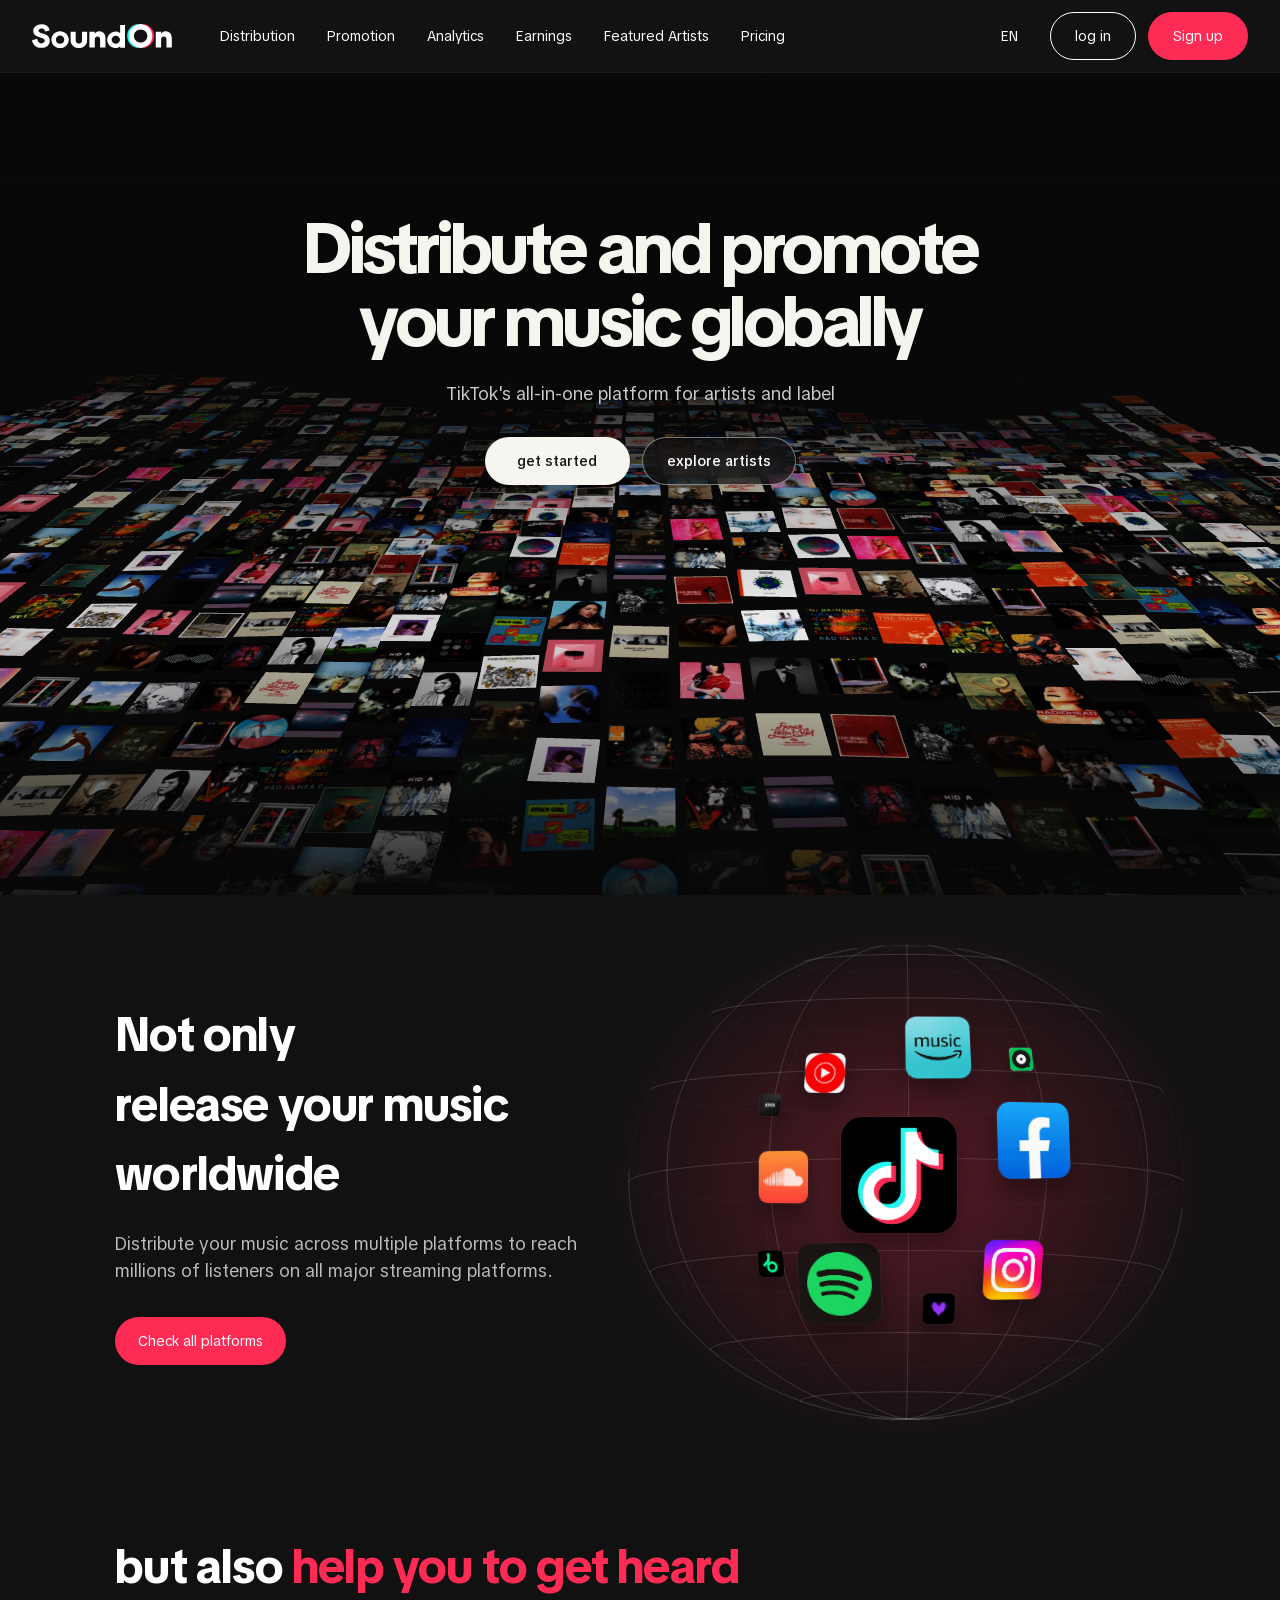
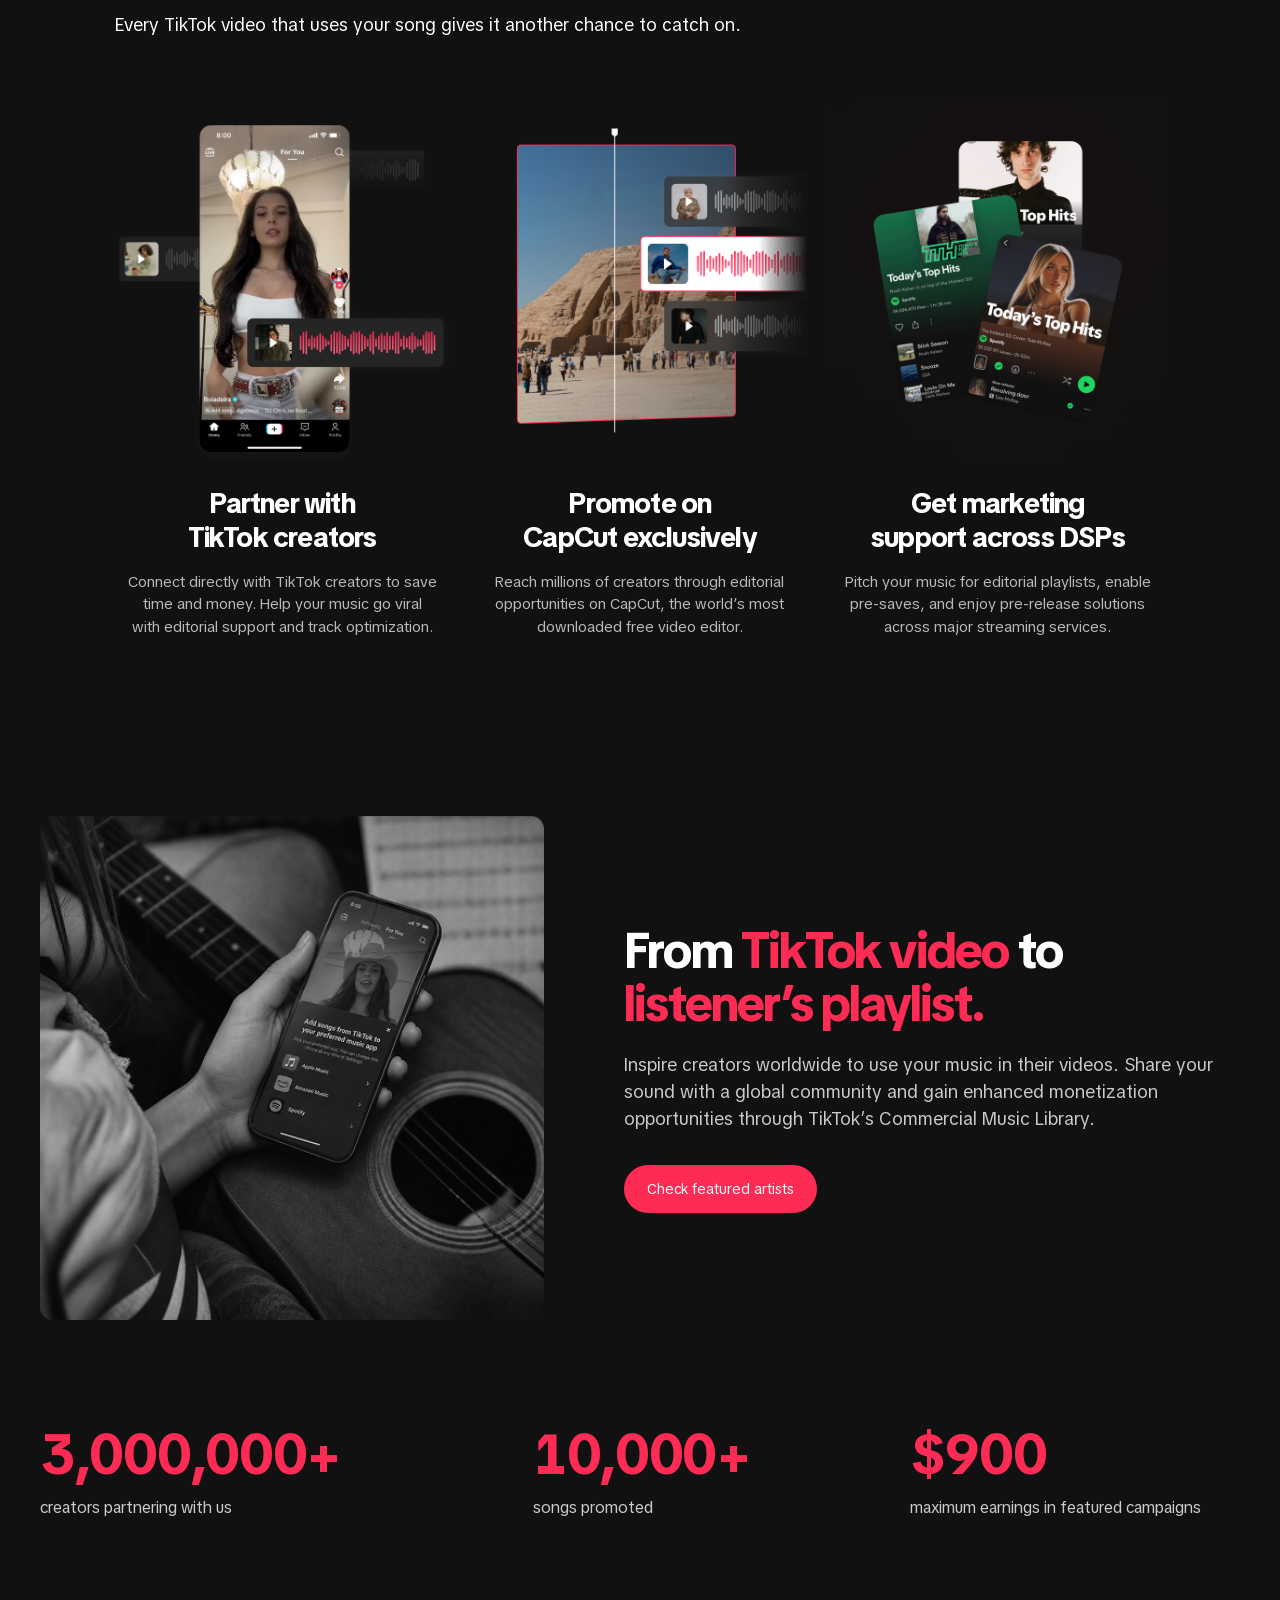
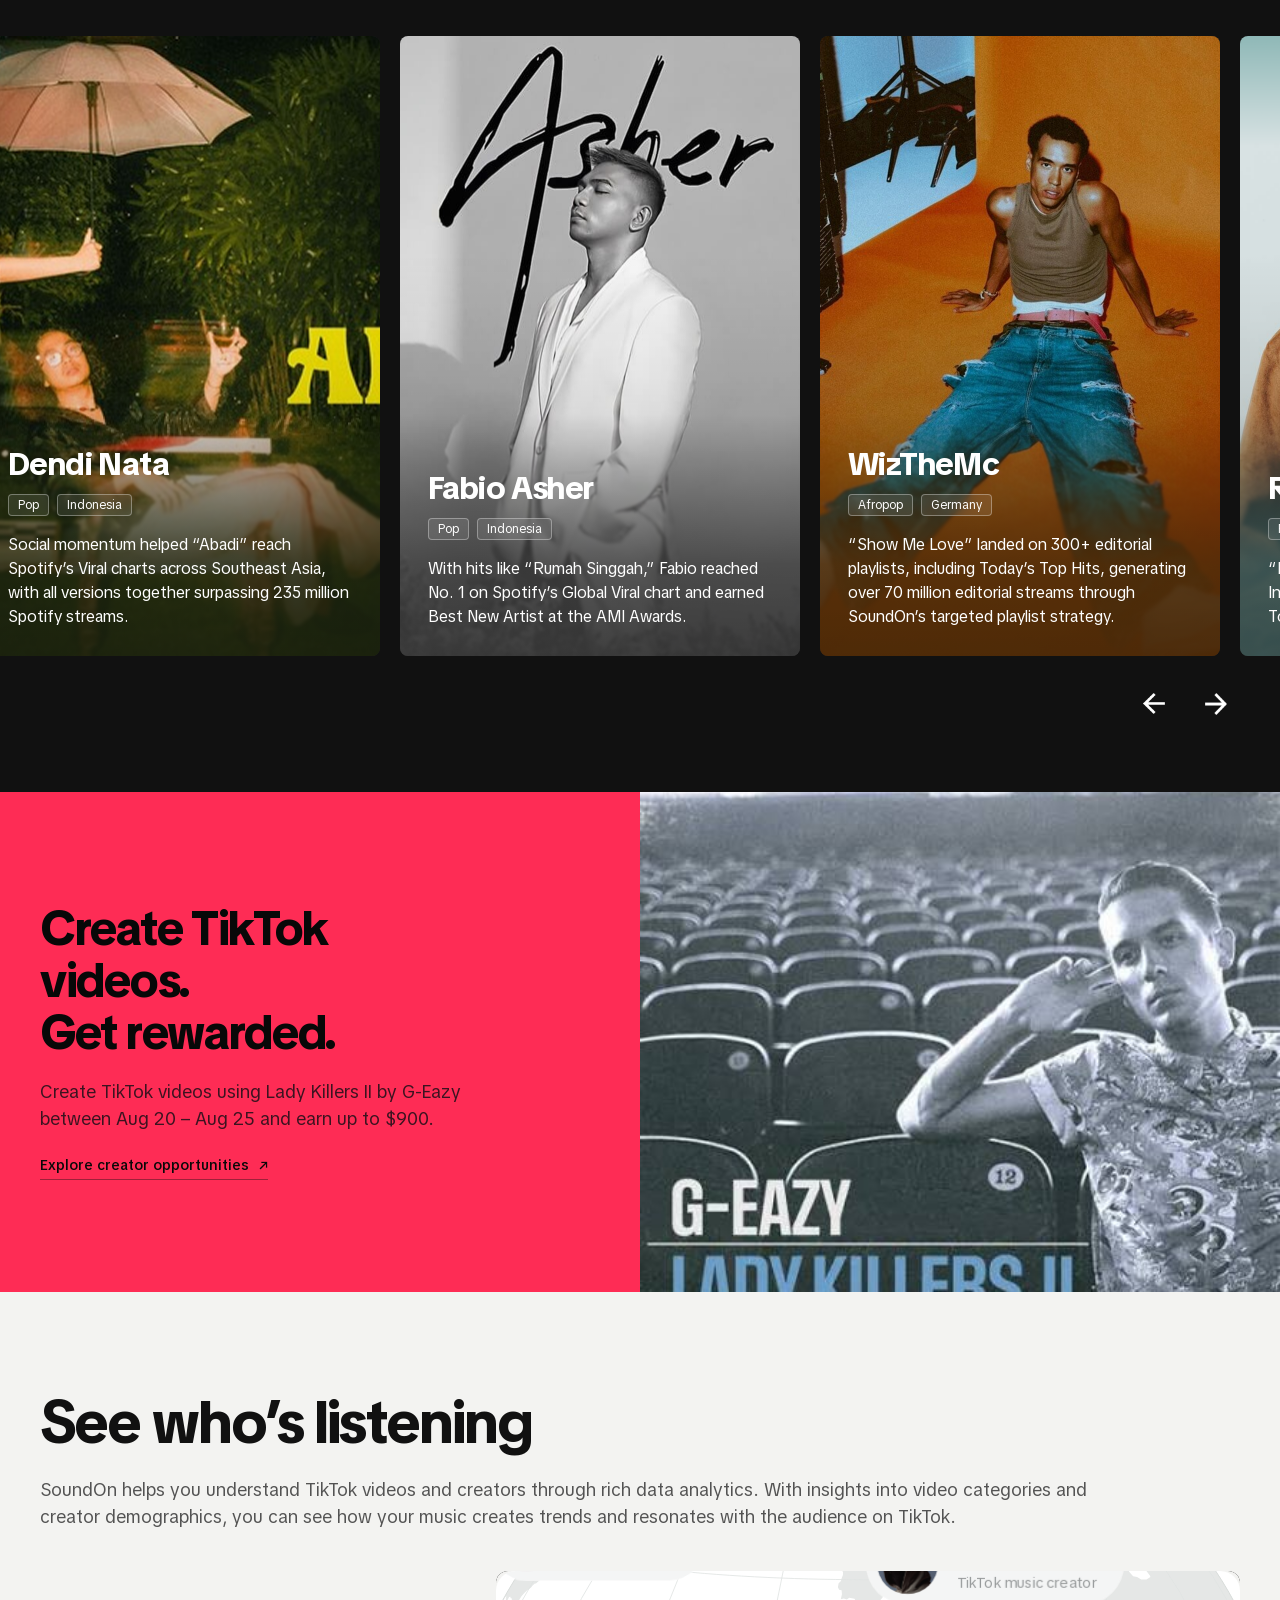
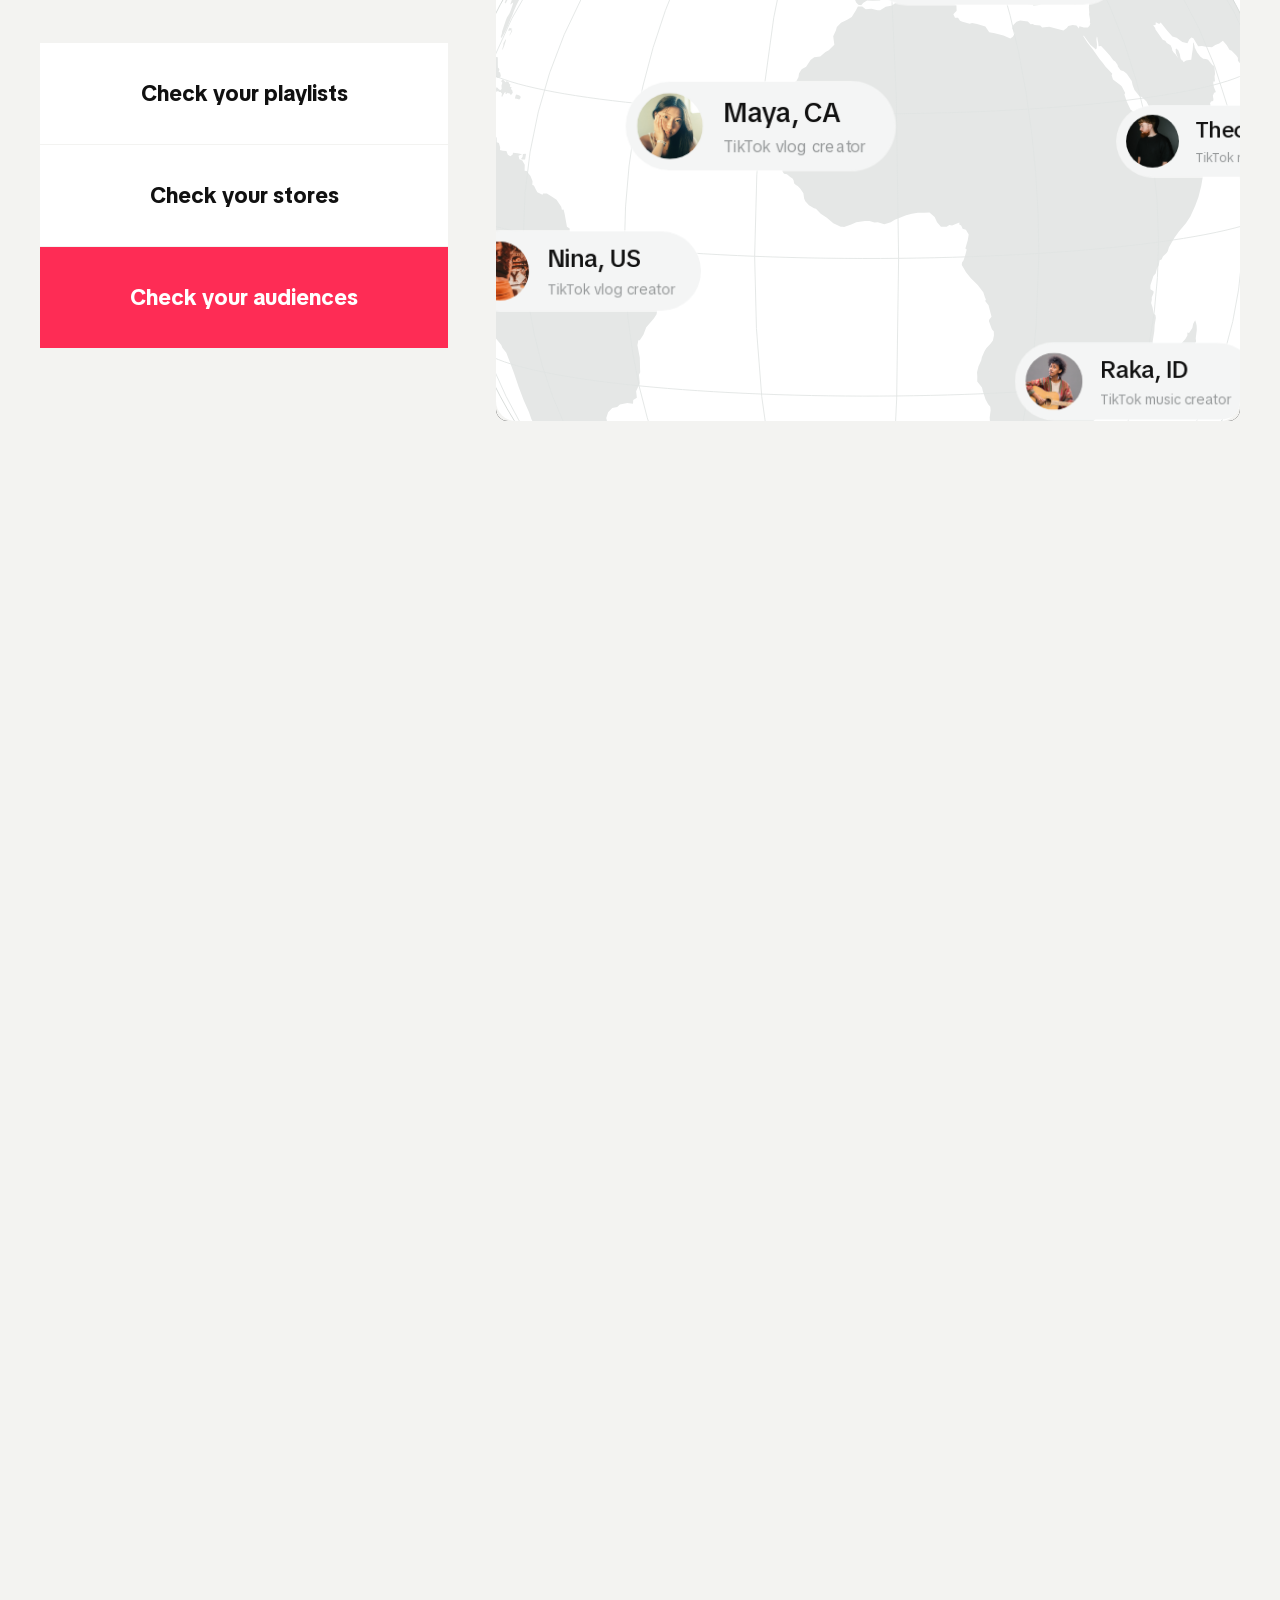
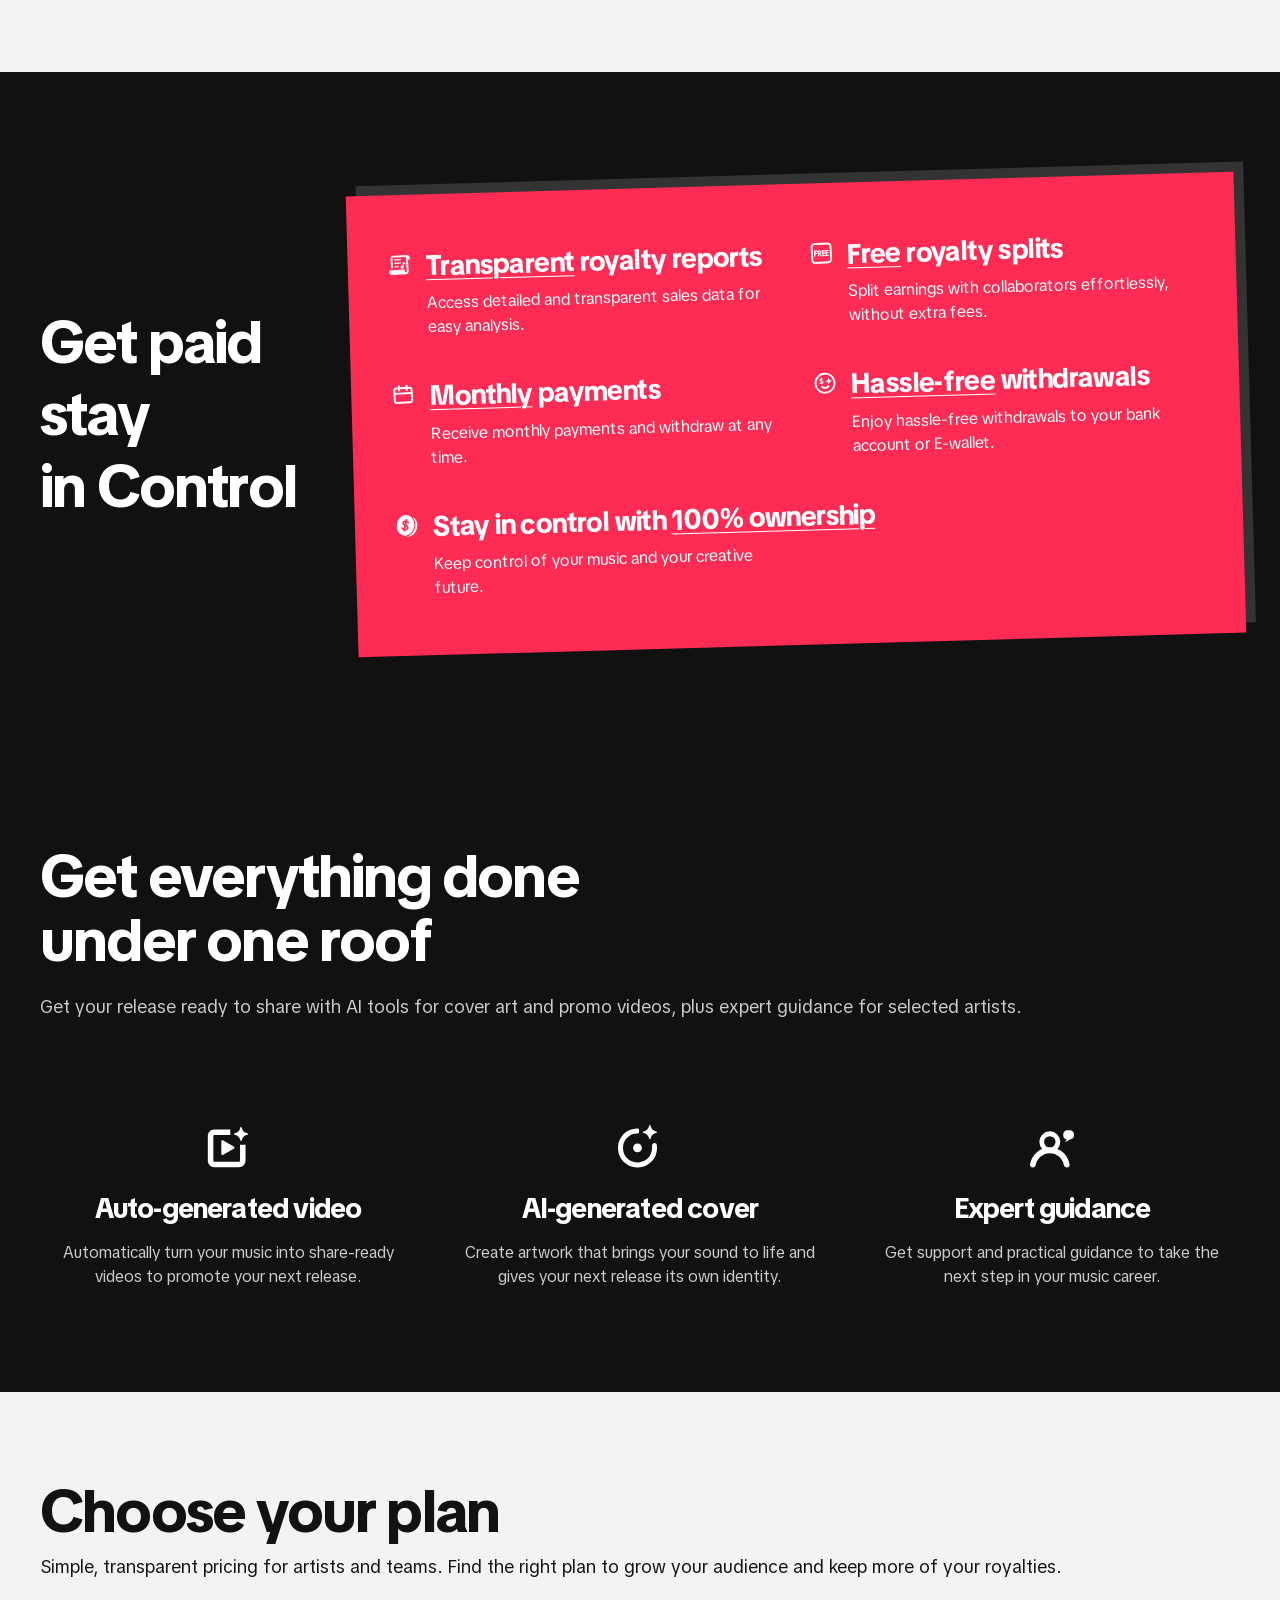
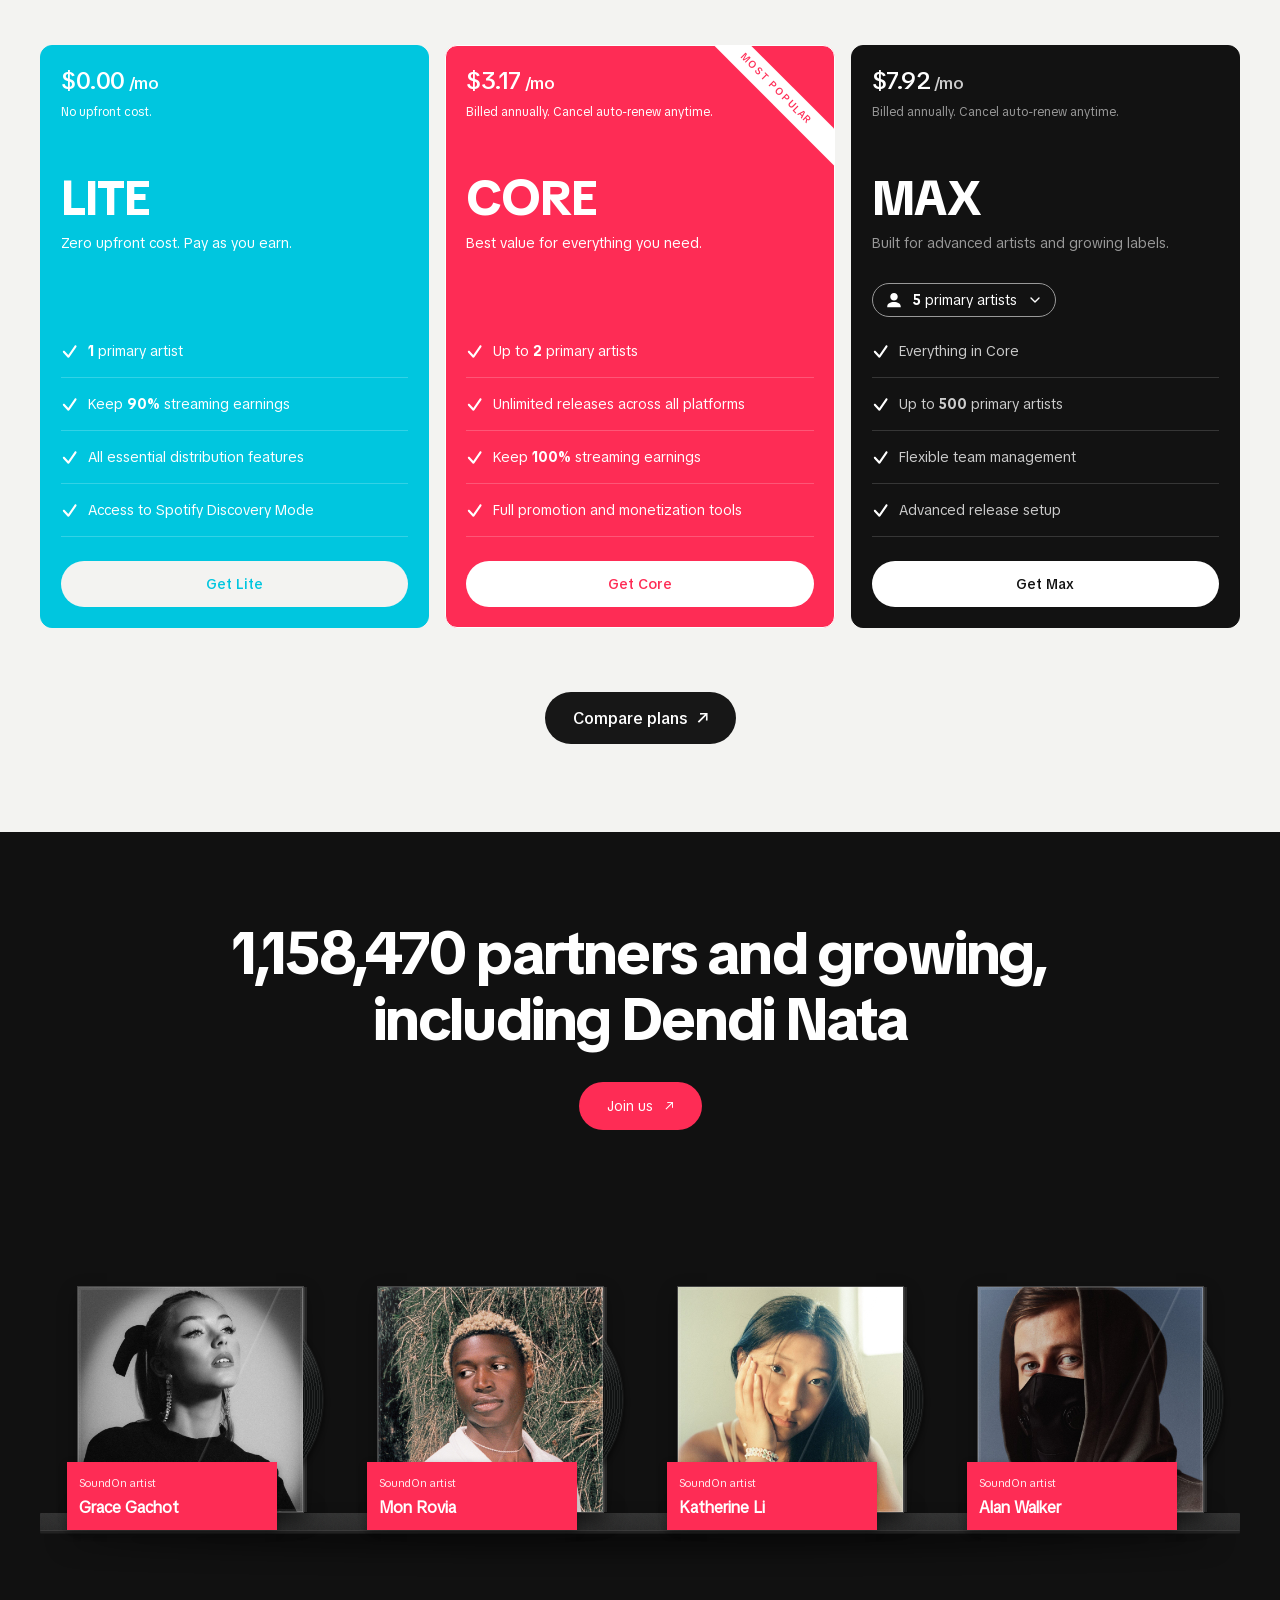
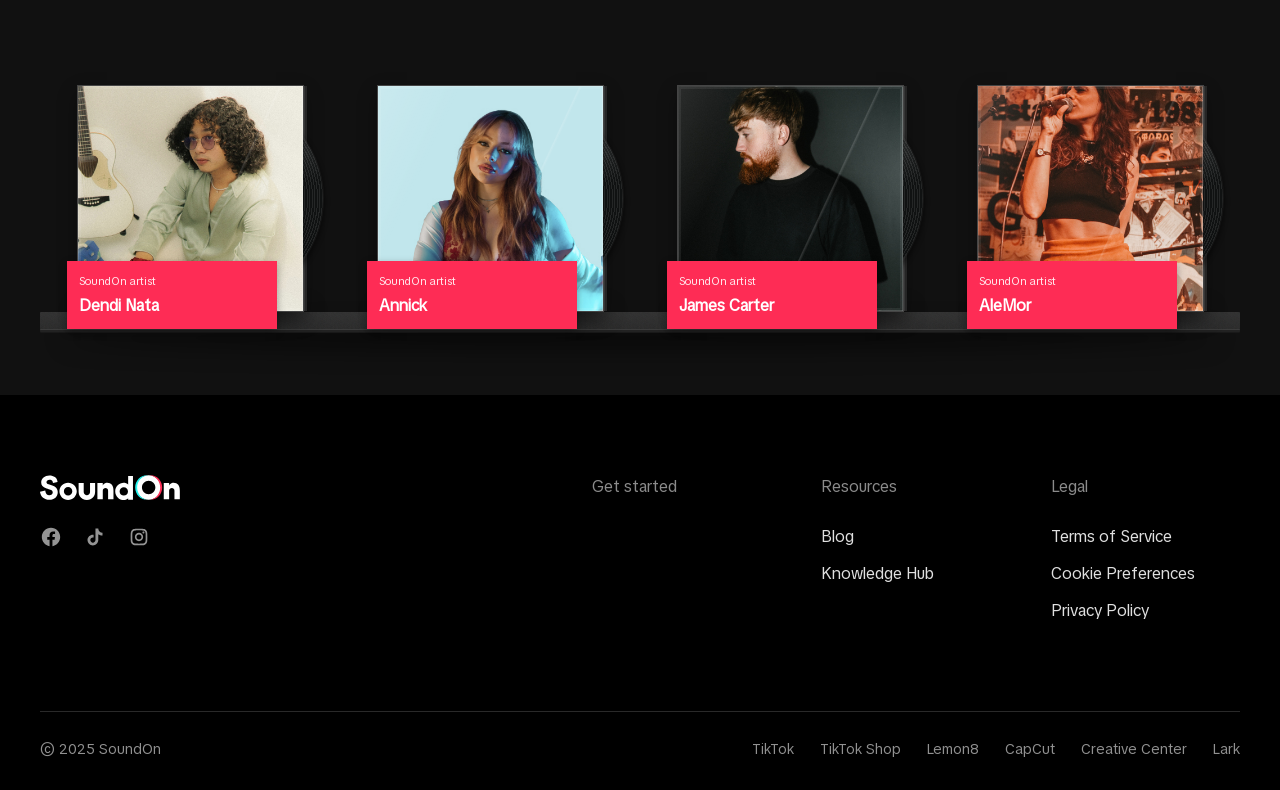
<file: v2/index.html>
<!doctype html><html lang="en"><head><meta charset="utf-8"><meta name="viewport" content="width=device-width,initial-scale=1"><title>SoundOn — A world of sound · Version 2</title><link rel="stylesheet" href="style.css"><link rel="stylesheet" href="refinement.css?v=spacing-proportions-2"><link rel="stylesheet" href="pricing.css?v=scheme1-layout-1"></head><body>
<header class="site-header"><a class="brand" href="#top" aria-label="SoundOn home"><img src="assets/soundon-logo-provided.svg" width="140" height="25" alt="SoundOn"></a><nav id="main-navigation" aria-label="Main navigation"><a href="#distribution">Distribution</a><a href="#promotion">Promotion</a><a href="#insights">Analytics</a><a href="#earnings">Earnings</a><a href="#stories">Featured Artists</a><a href="#plans">Pricing</a></nav><div class="header-actions"><span class="site-language" aria-label="Language: English">EN</span><a class="nav-login" href="https://www.soundon.global/login">log in</a><a class="nav-signup" href="https://www.soundon.global/login/signup">Sign up</a><button class="nav-toggle" aria-label="Open navigation" aria-controls="main-navigation" aria-expanded="false"><span></span><span></span><span></span></button></div></header>
<main id="top"><section class="hero" aria-label="Distribute and promote your music globally"><iframe src="components/ocean/?v=balanced-palette-2" title="Explore an interactive ocean of album covers"></iframe></section>
<section id="distribution" class="distribution section"><div class="wrap split"><div><h2>Not only<br>release your music<br>worldwide</h2><p>Distribute your music across multiple platforms to reach millions of listeners on all major streaming platforms.</p><button class="pill" id="platforms-open">Check all platforms</button></div><div class="platform-world"><svg viewBox="0 0 700 600" aria-hidden="true"><g fill="none" stroke="currentColor"><ellipse cx="350" cy="300" rx="330" ry="287"/><ellipse cx="350" cy="300" rx="240" ry="287"/><ellipse cx="350" cy="300" rx="100" ry="287"/><ellipse cx="350" cy="300" rx="330" ry="95"/><ellipse cx="350" cy="300" rx="330" ry="205"/></g></svg><div class="platform-cloud" aria-label="Music distribution platforms"></div></div></div></section>
<section id="promotion" class="promotion section"><div class="wrap"><h2>but also <span>help you to get heard</span></h2><p>Every TikTok video that uses your song gives it another chance to catch on.</p><div class="promotion-grid"><article><img src="assets/promotion-21.png" alt="TikTok creators sharing music in videos"><div><h3>Partner with<br>TikTok creators</h3><p>Connect directly with TikTok creators to save time and money. Help your music go viral with editorial support and track optimization.</p></div></article><article><img src="assets/promotion-22.png?v=20eaa67d4a" alt="CapCut music discovery"><div><h3>Promote on<br>CapCut exclusively</h3><p>Reach millions of creators through editorial opportunities on CapCut, the world’s most downloaded free video editor.</p></div></article><article><img src="assets/promotion-23.png" alt="Artist promotion on streaming platforms"><div><h3>Get marketing<br>support across DSPs</h3><p>Pitch your music for editorial playlists, enable pre-saves, and enjoy pre-release solutions across major streaming services.</p></div></article></div></div></section>
<section class="playlist section"><div class="wrap"><div class="split"><img class="playlist-image" src="assets/playlist.png" alt="A listener saving a song from TikTok to their music library"><div><h2>From <span>TikTok video</span> to<br><span>listener’s playlist.</span></h2><p>Inspire creators worldwide to use your music in their videos. Share your sound with a global community and gain enhanced monetization opportunities through TikTok’s Commercial Music Library.</p><a class="pill" href="#stories">Check featured artists</a></div></div><div class="stats"><div><strong data-count="3000000" data-suffix="+">3,000,000+</strong><span>creators partnering with us</span></div><div><strong data-count="10000" data-suffix="+">10,000+</strong><span>songs promoted</span></div><div><strong data-count="900" data-prefix="$">$900</strong><span>maximum earnings in featured campaigns</span></div></div></div></section>
<section id="stories" class="stories" aria-label="SoundOn artist success stories"><div class="story-track" tabindex="0" aria-label="Artist cases: scroll horizontally to explore"></div><div class="story-controls"><button class="story-prev" aria-label="Previous artist"><img src="assets/arrow.png" alt=""></button><button class="story-next" aria-label="Next artist"><img src="assets/arrow.png" alt=""></button></div></section>
<section class="campaign"><div class="campaign-copy"><h2>Create TikTok <br>videos. <br>Get rewarded.</h2><p>Create TikTok videos using Lady Killers II by G-Eazy between Aug 20 – Aug 25 and earn up to $900.</p><a href="https://www.soundon.global/artist-story?lang=en" class="campaign-link">Explore creator opportunities <span>↗</span></a></div><img src="assets/creator-campaign.jpeg" alt="G-Eazy music creator campaign" loading="lazy"></section>
<section id="insights" class="insight-scroll"><div class="insight-sticky"><div class="wrap"><h2>See who’s listening</h2><p class="insight-description">SoundOn helps you understand TikTok videos and creators through rich data analytics. With insights into video categories and creator demographics, you can see how your music creates trends and resonates with the audience on TikTok.</p><div class="insight-layout"><div class="tabs" role="tablist" aria-label="Music insights" aria-orientation="vertical"><button role="tab" id="tab-0" aria-selected="true" aria-controls="panel-0" tabindex="0">Check your playlists<span></span></button><button role="tab" id="tab-1" aria-selected="false" aria-controls="panel-1" tabindex="-1">Check your stores<span></span></button><button role="tab" id="tab-2" aria-selected="false" aria-controls="panel-2" tabindex="-1">Check your audiences<span></span></button></div><div class="panels"><div class="panel active categories" id="panel-0" role="tabpanel" aria-labelledby="tab-0"><div class="category daily"><img src="assets/analysis-1.png" alt="Daily life creator"><span>Daily life <b>33%</b></span></div><div class="category music"><img src="assets/analysis-3.png" alt="Music creator"><span>Music <b>26%</b></span></div><div class="category travel"><img src="assets/analysis-4.png" alt="Travel creator"><span>Travel <b>17%</b></span></div><div class="category beauty"><img src="assets/analysis-2.png" alt="Beauty creator"><span>Beauty <b>24%</b></span></div></div><div class="panel chart" id="panel-1" role="tabpanel" hidden aria-labelledby="tab-1"><small>music performance</small><h3>TikTok &amp; Streaming</h3><svg viewBox="0 0 660 270" role="img" aria-label="Illustrative TikTok and streaming growth trends"><g stroke="#333" stroke-dasharray="3 4"><path d="M0 60H660M0 145H660M0 230H660"/></g><g fill="none" stroke-width="2.5"><path class="chart-line" stroke="#fe2c55" d="M0 170C65 190 95 160 150 157S230 178 270 150S285 76 320 67S390 60 430 60"/><path class="chart-line" stroke="#ddd" d="M0 211C95 212 120 190 170 199S230 185 280 155S340 140 380 146S460 143 510 129S610 132 660 112"/><path class="chart-line" stroke="#888" d="M0 215C70 210 80 224 150 210S230 142 280 156S360 198 420 183S510 149 560 134S630 120 660 103"/><path class="chart-line" stroke="#444" d="M0 194C60 188 100 230 175 224S270 197 340 196S450 216 510 201S590 190 660 150"/></g></svg><div class="legend"><span style="--c:#fe2c55">TikTok</span><span style="--c:#ddd">Spotify</span><span style="--c:#888">Apple Music</span><span style="--c:#444">YouTube Music</span></div></div><div class="panel" id="panel-2" role="tabpanel" hidden aria-labelledby="tab-2"><iframe src="components/globe/?v=fictional-creators-1" title="Explore creator connections around the world" loading="lazy"></iframe></div></div></div></div></div></section>
<section id="earnings" class="earnings section"><div class="wrap earnings-layout"><h2>Get paid<br>stay<br>in Control</h2><div class="earnings-card"><article><img class="earning-icon" src="assets/icon-3.svg" alt=""><div><h3><u>Transparent</u> royalty reports</h3><p>Access detailed and transparent sales data for easy analysis.</p></div></article><article><img class="earning-icon" src="assets/icon-4.svg" alt=""><div><h3><u>Free</u> royalty splits</h3><p>Split earnings with collaborators effortlessly, without extra fees.</p></div></article><article><img class="earning-icon" src="assets/icon_2.svg" alt=""><div><h3><u>Monthly</u> payments</h3><p>Receive monthly payments and withdraw at any time.</p></div></article><article><img class="earning-icon" src="assets/icon-5.svg" alt=""><div><h3><u>Hassle-free</u> withdrawals</h3><p>Enjoy hassle-free withdrawals to your bank account or E-wallet.</p></div></article><article class="ownership"><img class="earning-icon" src="assets/Dollar.svg" alt=""><div><h3>Stay in control with <u>100% ownership</u></h3><p>Keep control of your music and your creative future.</p></div></article></div></div></section>
<section id="tools" class="tools-section section"><div class="wrap"><h2 class="section-heading">Get everything done<br>under one roof</h2><p class="tools-description">Get your release ready to share with AI tools for cover art and promo videos, plus expert guidance for selected artists.</p><div class="tools-grid"><article><img src="assets/icon-6.svg" alt=""><h3>Auto-generated video</h3><p>Automatically turn your music into share-ready videos to promote your next release.</p></article><article><img src="assets/icon-7.svg" alt=""><h3>AI-generated cover</h3><p>Create artwork that brings your sound to life and gives your next release its own identity.</p></article><article><img src="assets/icon-8.svg" alt=""><h3>Expert guidance</h3><p>Get support and practical guidance to take the next step in your music career.</p></article></div></div></section>
<section id="plans" class="plans section"><div class="wrap"><h2>Choose your plan</h2><p class="plans-description">Simple, transparent pricing for artists and teams. Find the right plan to grow your audience and keep more of your royalties.</p><div class="plan-grid"></div><a class="compare-plans" href="https://www.soundon.global/pricing?lang=en" target="_blank" rel="noopener noreferrer">Compare plans <span aria-hidden="true">↗</span></a></div></section>
<section id="artists" class="artists section"><div class="wrap"><h2>1,158,470 partners and growing,<br>including <span id="community-artist-name" aria-live="polite" aria-atomic="true">Dendi Nata</span></h2><a class="pill community-join" href="https://www.soundon.global/login/signup">Join us <span aria-hidden="true">↗</span></a></div><iframe src="components/shelf/?v=hover-name-4" id="artist-shelves" title="Eight SoundOn artists on two front-facing charcoal record shelves" loading="lazy"></iframe></section>
</main><footer class="site-footer official-footer"><div class="wrap"><div class="footer-main"><div class="footer-brand"><a class="brand" href="#top" aria-label="SoundOn home"><img src="assets/soundon-logo-provided.svg" width="140" height="25" alt="SoundOn"></a><nav class="footer-socials" aria-label="SoundOn social media"><a href="https://www.facebook.com/SoundOn-Global-111343364685712/" aria-label="SoundOn on Facebook" target="_blank" rel="noopener"><img src="assets/social-facebook.svg" alt=""></a><a href="https://www.tiktok.com/@soundon" aria-label="SoundOn on TikTok" target="_blank" rel="noopener"><img src="assets/social-tiktok.svg" alt=""></a><a href="https://www.instagram.com/soundonglobal/" aria-label="SoundOn on Instagram" target="_blank" rel="noopener"><img src="assets/social-instagram.svg" alt=""></a></nav></div><div class="footer-column"><a class="footer-column-title" href="https://www.soundon.global/login/signup">Get started</a></div><nav class="footer-column" aria-label="Resources"><h3 class="footer-column-title">Resources</h3><a href="https://www.soundon.global/blog?lang=en">Blog</a><a href="https://www.soundon.global/knowledge?lang=en">Knowledge Hub</a></nav><nav class="footer-column" aria-label="Legal"><h3 class="footer-column-title">Legal</h3><a href="https://www.soundon.global/legal/terms-of-service">Terms of Service</a><a href="https://www.soundon.global/cookie-settings">Cookie Preferences</a><a href="https://www.soundon.global/legal/privacy-policy">Privacy Policy</a></nav></div><div class="footer-bottom"><span>© 2025 SoundOn</span><nav aria-label="Related platforms"><a href="https://www.tiktok.com">TikTok</a><a href="https://shop.tiktok.com">TikTok Shop</a><a href="https://www.lemon8-app.com/feed/foryou?pid=website_seo_soundon">Lemon8</a><a href="https://www.capcut.com/">CapCut</a><a href="https://ads.tiktok.com/business/creativecenter/?utm_source=soundon">Creative Center</a><a href="https://www.larksuite.com/?utm_source=seo_external_link_so">Lark</a></nav></div></div></footer>
<dialog id="platform-dialog"><button class="close" aria-label="Close platforms">×</button><h2>Your music, everywhere.</h2><p>Reach listeners across music and social platforms.</p><div class="platform-list"></div></dialog><dialog id="plan-dialog"><button class="close" aria-label="Close plan details">×</button><span class="eyebrow">YOUR NEXT CHAPTER</span><h2 id="plan-title"></h2><p>Continue to SoundOn to view available plans and start your next release.</p><a class="pill" href="https://www.soundon.global/login/signup">Continue to SoundOn ↗</a></dialog><script src="app.js?v=spacing-proportions-2"></script></body></html>
</file>
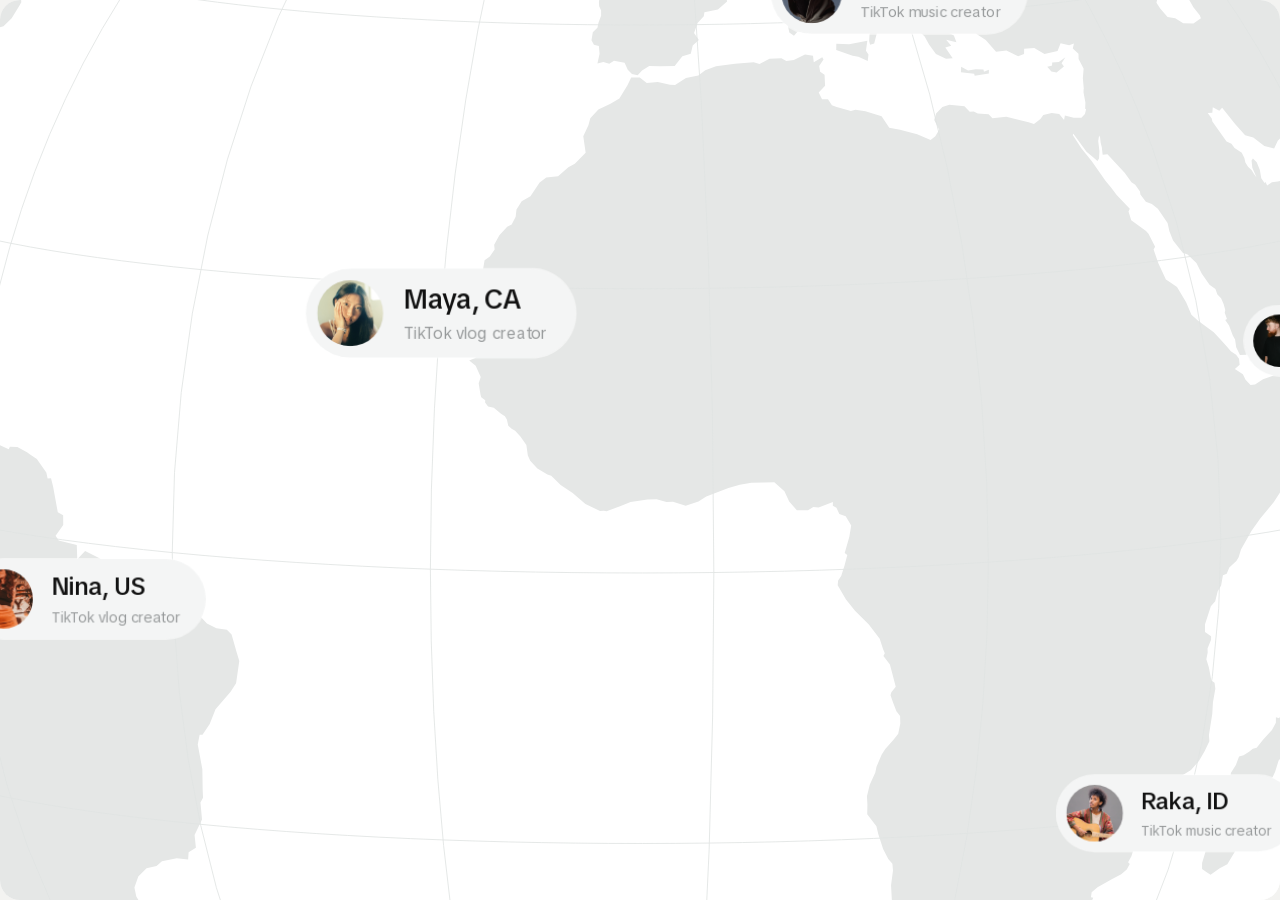
<file: components/globe/index.html>
<!doctype html>
<html lang="zh-CN">
<head><meta charset="UTF-8"><meta name="viewport" content="width=device-width,initial-scale=1"><title>SoundOn — Your music, everywhere</title><link rel="stylesheet" href="style.css"><style>html,body{height:100%;overflow:hidden}main{padding:0;height:100%}.stage{height:100%!important;min-height:0;border-radius:20px}.topline,footer,.hint,.bottomline{display:none}.bottomline{left:12px;right:12px;bottom:12px;align-items:flex-end}.controls{transform:scale(.85);transform-origin:right bottom}.bubble .name{font-size:24px}.bubble .meta{font-size:14px}.bubble img{width:58px;height:58px}</style></head>
<body>

<main>
<section class="stage" aria-label="可旋转缩放的观众地球">
<canvas aria-label="灰色大陆和经纬网格地球"></canvas><div class="labels"></div>
<div class="topline"><span class="status"><i></i><span id="level">CREATOR CONNECTIONS</span></span><span class="sample">Illustrative data</span></div>
<div class="bottomline"><span class="hint">拖拽旋转 · 滚轮 / 双指缩放 · 点击空白切换层级</span><div class="controls"><button id="out" aria-label="缩小到国家">−</button><button id="toggle">查看国家</button><button id="in" aria-label="放大到创作者">＋</button><button id="motion" aria-label="暂停自动旋转">Ⅱ</button></div></div>
</section>
<footer><span id="caption">01 — People behind the plays</span><span>GLOBAL REACH, HUMAN CONNECTION.</span></footer>
</main>
<script src="vendor/d3-array.js"></script><script src="vendor/d3-geo.js"></script><script src="assets/world.js"></script><script src="app.js?v=fictional-creators-1"></script>
</body></html>
</file>
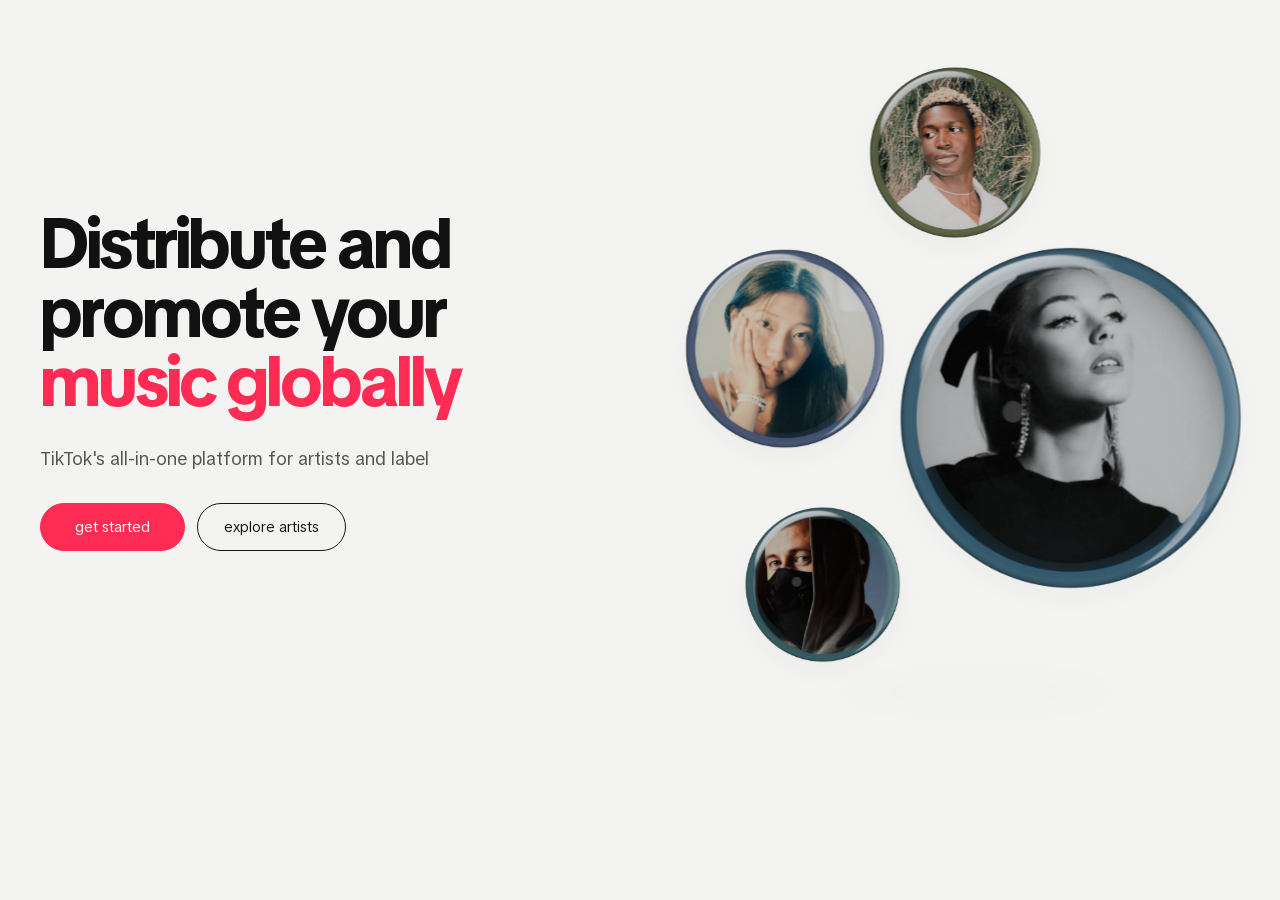
<file: components/hero/index.html>
<!doctype html><html lang="en"><head><meta charset="UTF-8"><meta name="viewport" content="width=device-width,initial-scale=1"><title>SoundOn — A world of your own</title><link rel="stylesheet" href="style.css?v=5"><style>body{background:#f3f3f1}main{height:720px;min-height:600px;width:calc(100% - 80px);max-width:1232px;margin:auto;padding:35px 0 0;grid-template-columns:44% 56%}.copy h1{font-size:clamp(30px,3.7vw,46px);line-height:1.08;letter-spacing:-1.6px}.headline-line{display:block;white-space:nowrap}.hero-actions{display:flex;gap:12px;flex-wrap:wrap}.hero-actions .cta{justify-content:center;gap:0;min-width:145px;border:1px solid #151515}.hero-actions .cta-secondary{background:transparent;color:#151515}.hero-actions .cta-secondary:hover{background:#151515;color:#fff}@media(max-width:800px){.copy h1{font-size:clamp(23px,6vw,44px);letter-spacing:-1px}.hero-actions{justify-content:center}}.ground{opacity:.4}@media(max-width:800px){main{height:auto;width:100%;padding:30px 22px 0}.scene{margin-top:25px;height:460px}h1 br:nth-of-type(2){display:inline}}@media(max-width:450px){.scene{height:350px}}</style><link rel="stylesheet" href="vibe.css?v=style-audit-1"></head><body><main><section class="copy"><h1><span class="headline-line">Distribute and</span><span class="headline-line">promote your</span><span class="headline-line accent">music globally</span></h1><p>TikTok's all-in-one platform for artists and label</p><div class="hero-actions"><a class="cta" href="https://www.soundon.global/login/signup" target="_top">get started</a><a class="cta cta-secondary" href="../../#artists" target="_top">explore artists</a></div></section><section class="scene" aria-label="Floating glass spheres featuring artists"><button class="orb main-orb" data-image="Grace_Gachot.jpg" data-name="Grace Gachot" aria-label="Grace Gachot glass sphere"><span class="orb-art" aria-hidden="true"><img src="assets/grace-gachot-glass-left.webp?v=edge-2" alt=""><img class="orb-light" src="assets/grace-gachot-glass-right.webp?v=edge-2" alt=""></span><span class="caption">Grace Gachot <small>ARTIST SPOTLIGHT ↗</small></span></button><button class="orb top-orb" data-image="Mon_Rovia.jpg" data-name="Mon Rovîa" aria-label="Mon Rovia glass sphere"><span class="orb-art" aria-hidden="true"><img src="assets/mon-rovia-glass-left.webp?v=edge-2" alt=""><img class="orb-light" src="assets/mon-rovia-glass-right.webp?v=edge-2" alt=""></span><span class="caption">Mon Rovîa</span></button><button class="orb left-orb" data-image="Katherine_Li.jpg" data-name="Katherine Li" aria-label="Katherine Li glass sphere"><span class="orb-art" aria-hidden="true"><img src="assets/katherine-li-glass-left.webp?v=edge-2" alt=""><img class="orb-light" src="assets/katherine-li-glass-right.webp?v=edge-2" alt=""></span><span class="caption">Katherine Li</span></button><button class="orb bottom-orb" data-image="Alan_Walker.jpg" data-name="Alan Walker" aria-label="Alan Walker glass sphere"><span class="orb-art" aria-hidden="true"><img src="assets/alan-walker-glass-left.webp?v=edge-2" alt=""><img class="orb-light" src="assets/alan-walker-glass-right.webp?v=edge-2" alt=""></span><span class="caption">Alan Walker</span></button><div class="ground"></div></section></main><button id="motion" hidden>Pause</button><script type="module" src="app.js?v=motion-2"></script></body></html>
</file>
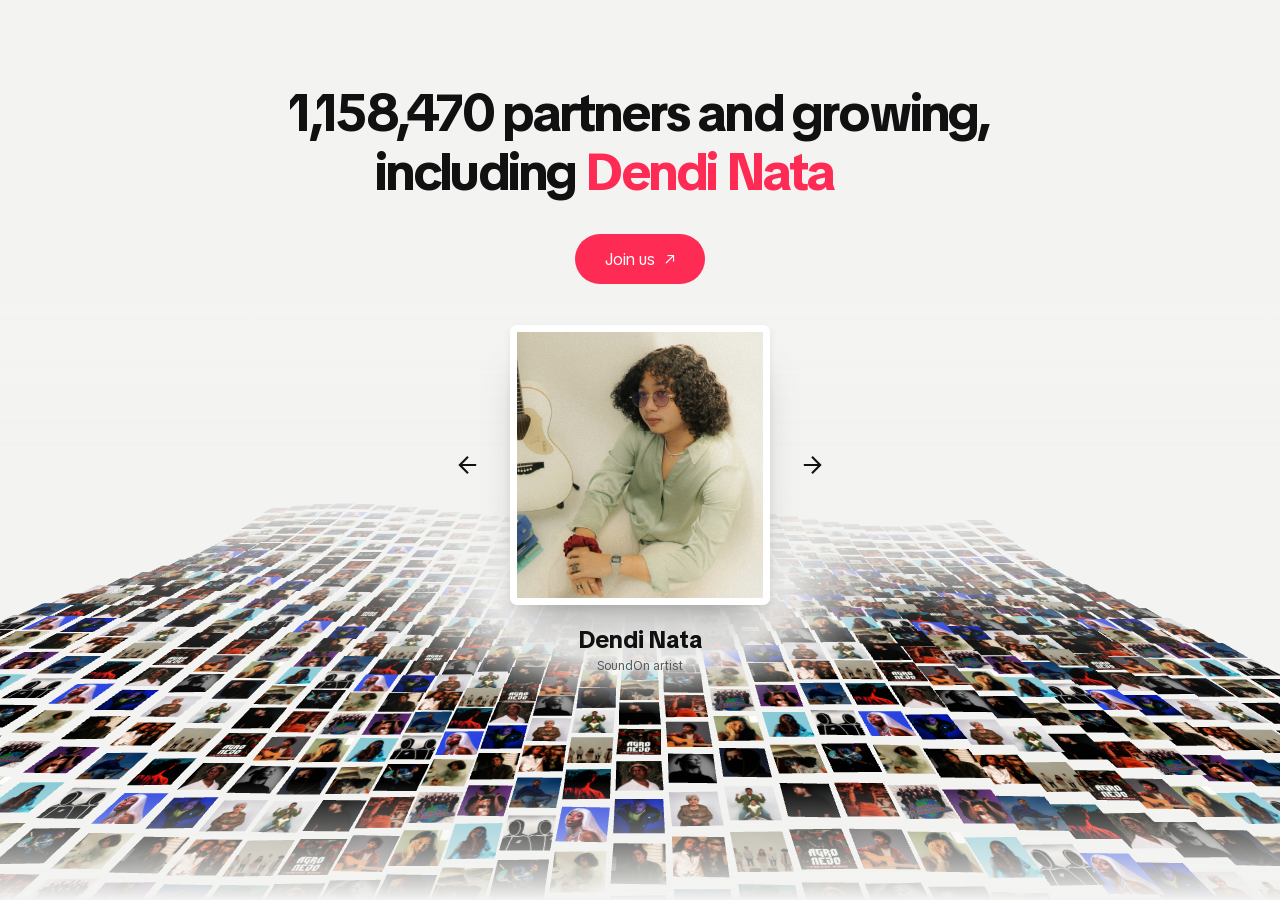
<file: components/partners/index.html>
<!doctype html><html lang="en"><head><meta charset="utf-8"><meta name="viewport" content="width=device-width,initial-scale=1"><title>SoundOn artist community</title><link rel="stylesheet" href="style.css?v=join-spacing-2"></head><body><main class="community"><header><h2>1,158,470 partners and growing, <br>including <span id="artist-name">Dendi Nata</span></h2><a class="join" href="https://www.soundon.global/login/signup" target="_blank" rel="noopener">Join us <span>↗</span></a></header><div class="sea"><div class="fallback" aria-hidden="true"></div><canvas id="ocean" aria-hidden="true"></canvas><div class="horizon"></div><div class="spotlight"><a id="featured" target="_blank" rel="noopener"><img id="portrait" src="assets/artist-06.jpg" alt="Dendi Nata"><span class="story">Explore SoundOn artists ↗</span></a><div class="caption"><strong id="caption-name">Dendi Nata</strong><span id="achievement">SoundOn artist</span></div><div class="carousel-controls"><button id="previous" aria-label="Previous artist"><svg viewBox="0 0 24 24" width="28" height="28" fill="none" stroke="currentColor" stroke-width="1.8" aria-hidden="true"><path d="M19 12H5m7-7-7 7 7 7"/></svg></button><button id="next" aria-label="Next artist"><svg viewBox="0 0 24 24" width="28" height="28" fill="none" stroke="currentColor" stroke-width="1.8" aria-hidden="true"><path d="M5 12h14m-7-7 7 7-7 7"/></svg></button></div></div></div><div class="view-controls" hidden><button id="mode">Explore the ocean <span>↗</span></button><button id="pause" aria-label="Pause animation">Ⅱ</button></div></main><script type="module" src="app.js"></script></body></html>
</file>
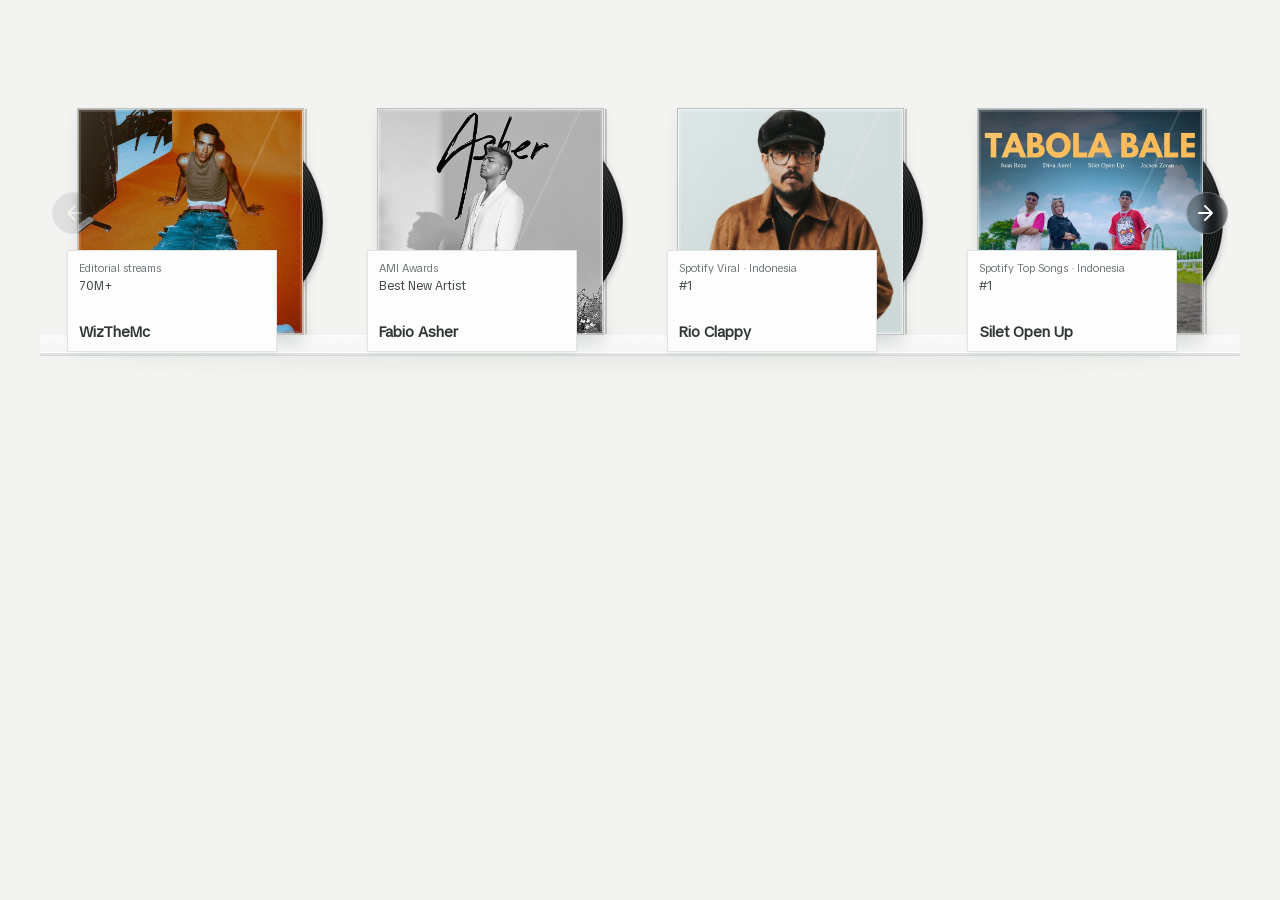
<file: components/shelf/index.html>
<!doctype html>
<html lang="en"><head><meta charset="utf-8"><meta name="viewport" content="width=device-width,initial-scale=1"><title>SoundOn — Artist collection</title><link rel="stylesheet" href="style.css?v=width-1232-1"></head>
<body><main aria-label="SoundOn artist record collection"><div class="gallery">
<div class="shelf-shadow" aria-hidden="true"></div><div class="shelf" aria-hidden="true"></div>
<div class="record-viewport" id="record-viewport" tabindex="0" role="region" aria-label="Browse eight artist records"><div class="records" role="list"></div></div>
<button class="shelf-arrow previous" aria-label="Previous records" aria-controls="record-viewport" disabled><svg viewBox="0 0 24 24" aria-hidden="true"><path d="m14 5-7 7 7 7M7 12h13"/></svg></button>
<button class="shelf-arrow next" aria-label="Next records" aria-controls="record-viewport"><svg viewBox="0 0 24 24" aria-hidden="true"><path d="m10 5 7 7-7 7M17 12H4"/></svg></button>
<p class="sr-only" aria-live="polite" id="record-status"></p>
</div></main><script src="app.js?v=artist-links-1"></script></body></html>
</file>
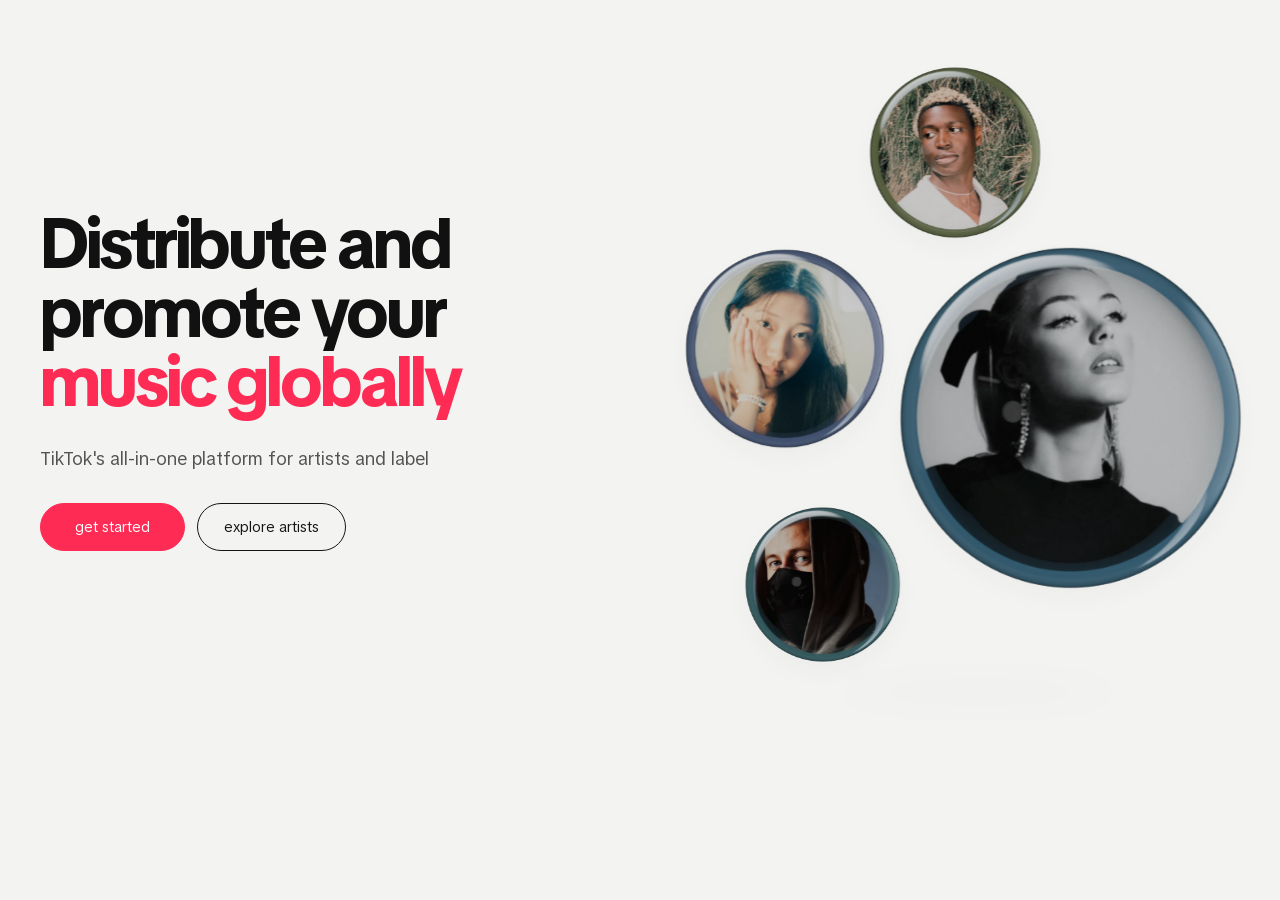
<file: artists-labels/components/hero/index.html>
<!doctype html><html lang="en"><head><meta charset="UTF-8"><meta name="viewport" content="width=device-width,initial-scale=1"><title>SoundOn — A world of your own</title><link rel="stylesheet" href="style.css?v=5"><style>body{background:#f3f3f1}main{height:720px;min-height:600px;width:calc(100% - 80px);max-width:1232px;margin:auto;padding:35px 0 0;grid-template-columns:44% 56%}.copy h1{font-size:clamp(30px,3.7vw,46px);line-height:1.08;letter-spacing:-1.6px}.headline-line{display:block;white-space:nowrap}.hero-actions{display:flex;gap:12px;flex-wrap:wrap}.hero-actions .cta{justify-content:center;gap:0;min-width:145px;border:1px solid #151515}.hero-actions .cta-secondary{background:transparent;color:#151515}.hero-actions .cta-secondary:hover{background:#151515;color:#fff}@media(max-width:800px){.copy h1{font-size:clamp(23px,6vw,44px);letter-spacing:-1px}.hero-actions{justify-content:center}}.ground{opacity:.4}@media(max-width:800px){main{height:auto;width:100%;padding:30px 22px 0}.scene{margin-top:25px;height:460px}h1 br:nth-of-type(2){display:inline}}@media(max-width:450px){.scene{height:350px}}</style><link rel="stylesheet" href="vibe.css?v=style-audit-1"></head><body><main><section class="copy"><h1><span class="headline-line">Distribute and</span><span class="headline-line">promote your</span><span class="headline-line accent">music globally</span></h1><p>TikTok's all-in-one platform for artists and label</p><div class="hero-actions"><a class="cta" href="https://www.soundon.global/login/signup" target="_top">get started</a><a class="cta cta-secondary" href="../../#artists" target="_top">explore artists</a></div></section><section class="scene" aria-label="Floating glass spheres featuring artists"><button class="orb main-orb" data-image="Grace_Gachot.jpg" data-name="Grace Gachot" aria-label="Grace Gachot glass sphere"><span class="orb-art" aria-hidden="true"><img src="assets/grace-gachot-glass-left.webp?v=edge-3" alt=""><img class="orb-light" src="assets/grace-gachot-glass-right.webp?v=edge-3" alt=""></span><span class="caption">Grace Gachot <small>ARTIST SPOTLIGHT ↗</small></span></button><button class="orb top-orb" data-image="Mon_Rovia.jpg" data-name="Mon Rovîa" aria-label="Mon Rovia glass sphere"><span class="orb-art" aria-hidden="true"><img src="assets/mon-rovia-glass-left.webp?v=edge-3" alt=""><img class="orb-light" src="assets/mon-rovia-glass-right.webp?v=edge-3" alt=""></span><span class="caption">Mon Rovîa</span></button><button class="orb left-orb" data-image="Katherine_Li.jpg" data-name="Katherine Li" aria-label="Katherine Li glass sphere"><span class="orb-art" aria-hidden="true"><img src="assets/katherine-li-glass-left.webp?v=edge-3" alt=""><img class="orb-light" src="assets/katherine-li-glass-right.webp?v=edge-3" alt=""></span><span class="caption">Katherine Li</span></button><button class="orb bottom-orb" data-image="Alan_Walker.jpg" data-name="Alan Walker" aria-label="Alan Walker glass sphere"><span class="orb-art" aria-hidden="true"><img src="assets/alan-walker-glass-left.webp?v=edge-3" alt=""><img class="orb-light" src="assets/alan-walker-glass-right.webp?v=edge-3" alt=""></span><span class="caption">Alan Walker</span></button><div class="ground"></div></section></main><button id="motion" hidden>Pause</button><script type="module" src="app.js?v=motion-2"></script></body></html>
</file>
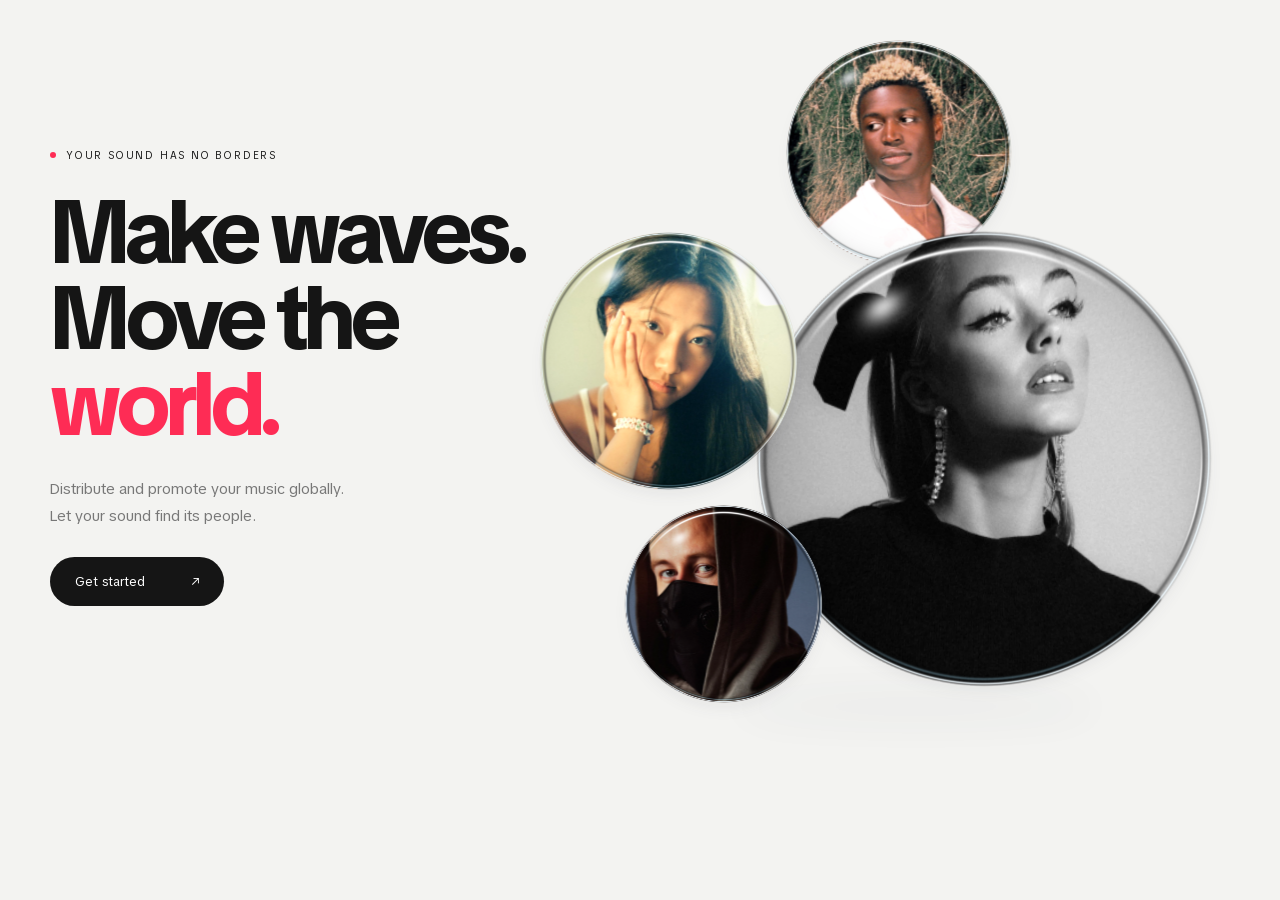
<file: v2/components/hero/index.html>
<!doctype html><html lang="en"><head><meta charset="UTF-8"><meta name="viewport" content="width=device-width,initial-scale=1"><title>SoundOn — A world of your own</title><link rel="stylesheet" href="style.css"><style>body{background:#f3f3f1}main{height:720px;min-height:600px;max-width:1250px;margin:auto;padding:35px 35px 0;grid-template-columns:44% 56%}.copy h1{font-size:clamp(58px,7vw,100px)}.ground{opacity:.4}@media(max-width:800px){main{height:auto;padding:30px 22px 0}.scene{margin-top:25px;height:460px}h1 br:nth-of-type(2){display:inline}}@media(max-width:450px){.scene{height:350px}}</style></head><body><main><section class="copy"><div class="eyebrow"><i></i> YOUR SOUND HAS NO BORDERS</div><h1>Make waves.<br>Move the <br><span>world.</span></h1><p>Distribute and promote your music globally.<br>Let your sound find its people.</p><a class="cta" href="https://www.soundon.global/login/signup">Get started <span>↗</span></a></section><section class="scene" aria-label="Floating glass spheres featuring artists"><button class="orb main-orb" data-image="Grace_Gachot.jpg" data-name="Grace Gachot" aria-label="Grace Gachot glass sphere"><canvas></canvas><span class="caption">Grace Gachot <small>ARTIST SPOTLIGHT ↗</small></span></button><button class="orb top-orb" data-image="Mon_Rovia.jpg" data-name="Mon Rovîa" aria-label="Mon Rovia glass sphere"><canvas></canvas><span class="caption">Mon Rovîa</span></button><button class="orb left-orb" data-image="Katherine_Li.jpg" data-name="Katherine Li" aria-label="Katherine Li glass sphere"><canvas></canvas><span class="caption">Katherine Li</span></button><button class="orb bottom-orb" data-image="Alan_Walker.jpg" data-name="Alan Walker" aria-label="Alan Walker glass sphere"><canvas></canvas><span class="caption">Alan Walker</span></button><div class="ground"></div></section></main><button id="motion" hidden>Pause</button><script type="module" src="app.js"></script></body></html>
</file>
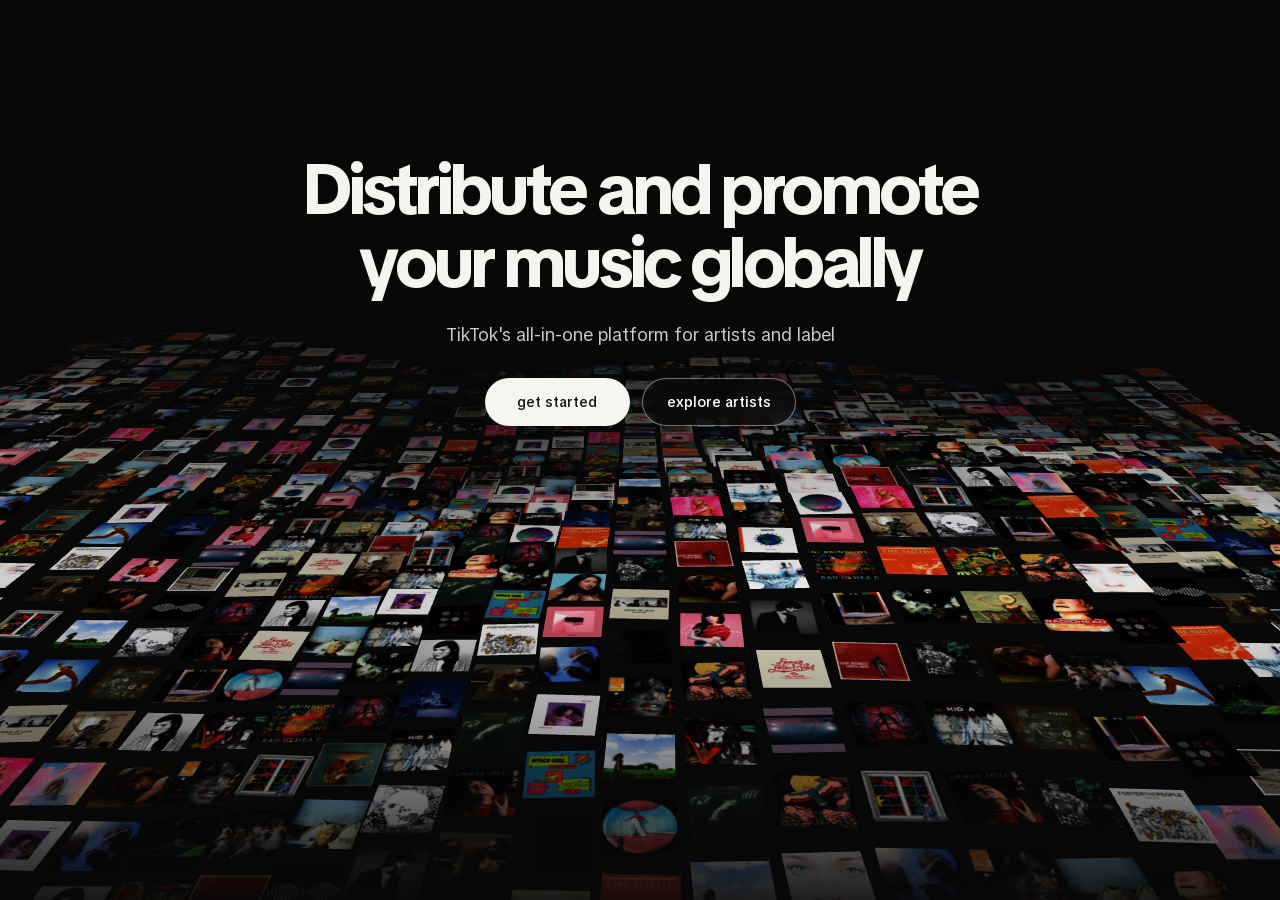
<file: v2/components/ocean/index.html>
<!doctype html>
<html lang="en">
<head><meta charset="utf-8"><meta name="viewport" content="width=device-width,initial-scale=1"><title>SoundOn — A world of sound</title><link rel="stylesheet" href="style.css?v=copy-3"></head>
<body>
<canvas id="ocean" aria-label="Interactive ocean of album covers"></canvas>
<div class="shade"></div>

<main><h1>Distribute and promote<br>your music globally</h1><p>TikTok's all-in-one platform for artists and label</p><div class="actions"><a class="primary" target="_top" href="https://www.soundon.global/login/signup">get started</a><a class="secondary" target="_top" href="../../#stories">explore artists</a></div></main>

<aside id="selected" hidden><img alt="" id="album-art"><div><strong id="album-name"></strong><span id="artist-name"></span><a id="album-source" target="_blank" rel="noopener">Listen on Apple Music ↗</a></div><button id="close" aria-label="Close album details">×</button></aside>
<div id="loading" role="status">Gathering a world of sound…</div>
<footer hidden><div><button id="pause" aria-label="Pause animation">Ⅱ</button><span>MOVE TO EXPLORE <b>·</b> SCROLL TO TRAVEL</span></div><span class="credit">Concept study · Album artwork via Apple Music</span><span id="count"></span></footer>
<p id="error" hidden></p>
<script type="module" src="app.js?v=balanced-palette-2"></script>
</body></html>
</file>
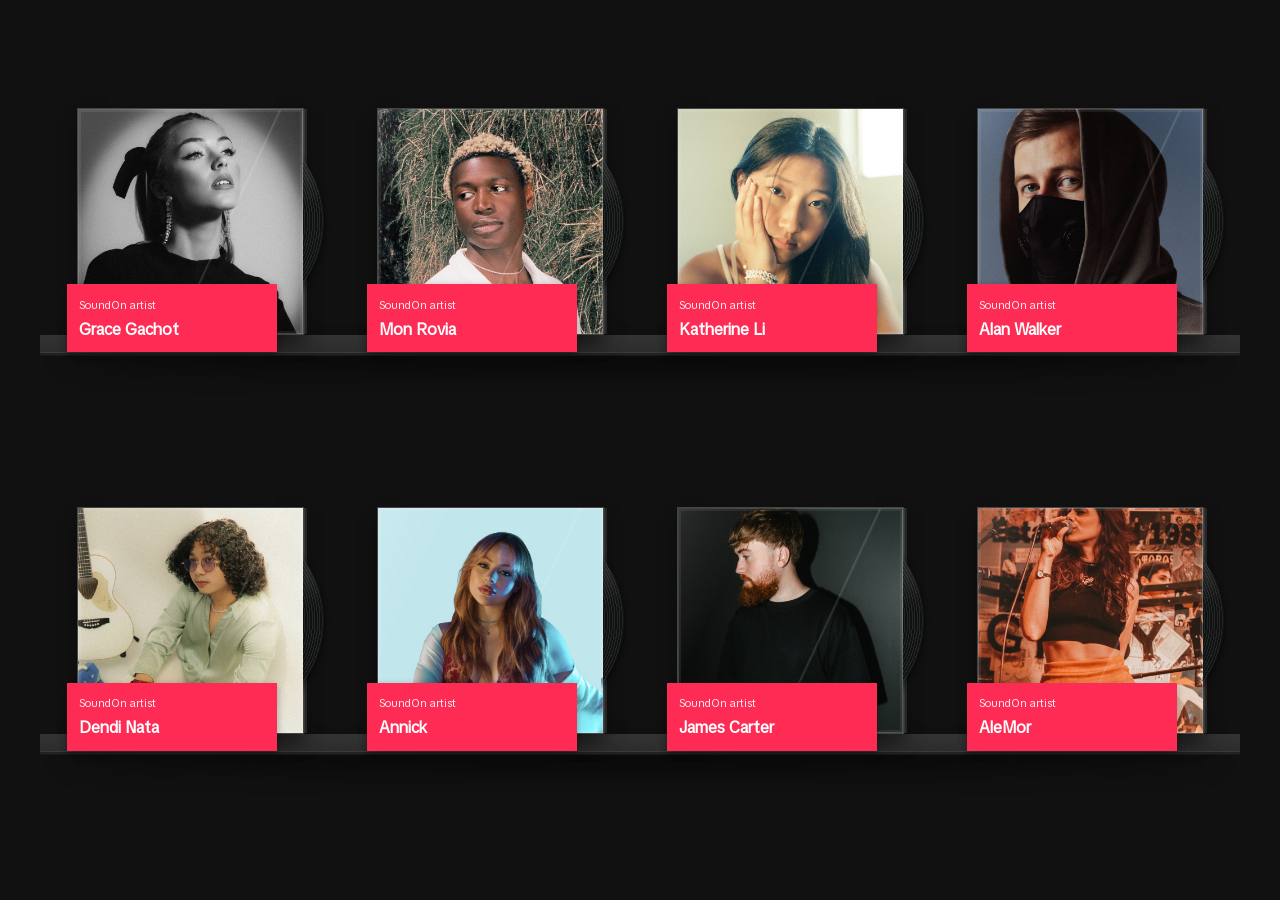
<file: v2/components/shelf/index.html>
<!doctype html>
<html lang="en"><head><meta charset="utf-8"><meta name="viewport" content="width=device-width,initial-scale=1"><title>SoundOn — Artist collection</title><link rel="stylesheet" href="style.css?v=hover-name-4"></head>
<body><main aria-label="Eight SoundOn artists on matte charcoal record shelves"><div id="gallery" class="shelf-stack"></div></main><script src="app.js?v=hover-name-4"></script></body></html>
</file>
<file: style.css>
@font-face{font-family:Text;src:url(assets/TikTokSansText-Regular.woff2)}@font-face{font-family:Text;src:url(assets/TikTokSansText-Medium.woff2);font-weight:500}@font-face{font-family:Display;src:url(assets/TikTokSansDisplay-Bold.woff2);font-weight:700}*{box-sizing:border-box}html{scroll-behavior:smooth;scroll-padding-top:80px}body{margin:0;background:#f3f3f1;color:#101010;font-family:Text,Arial,sans-serif}button,a{-webkit-tap-highlight-color:transparent}button{font:inherit;cursor:pointer}a{color:inherit;text-decoration:none}button:focus-visible,a:focus-visible{outline:2px solid #fe2c55;outline-offset:5px}iframe{border:0;display:block;width:100%}.site-header{height:80px;padding:0 5%;display:flex;align-items:center;justify-content:space-between;background:#f3f3f1;gap:30px}.brand{font-family:Display;font-size:28px;letter-spacing:-1px}.brand span{font-size:10px;color:#fe2c55;margin-left:3px}.site-header nav{display:flex;gap:28px;font-size:13px}.site-header nav a:hover{color:#fe2c55}.login{font-size:13px}:root{--content-max:1232px}.wrap{width:min(var(--content-max),calc(100% - 80px));margin:auto}.section{padding:88px 0}h2,h3{font-family:Display;font-weight:700;margin:0;letter-spacing:-.8px}h2{font-size:48px;line-height:1.12}h3{font-size:26px;line-height:1.15}p{font-size:18px;line-height:1.55;color:#535353;margin:22px 0 32px}.pill{display:inline-flex;align-items:center;justify-content:center;border:0;background:#fe2c55;color:white;border-radius:50px;padding:16px 23px;font-size:14px;transition:transform .2s,background .2s}.pill:hover{background:#e52249;transform:translateY(-2px)}.hero iframe{height:730px}.split{display:grid;grid-template-columns:1fr 1fr;gap:70px;align-items:center}.distribution{padding:85px 0 95px}.distribution p{max-width:550px}.platform-cloud{height:400px;position:relative;isolation:isolate;max-width:460px;width:100%;margin:auto}.platform-cloud:before{content:'';position:absolute;inset:15%;background:#fe2c5545;filter:blur(48px);border-radius:50%;z-index:-1}.platform-logo{position:absolute;left:var(--x);top:var(--y);width:var(--size);height:var(--size);border-radius:50%;object-fit:cover;box-shadow:0 6px 15px #00000009;animation:float 6s ease-in-out infinite;animation-delay:var(--delay)}@keyframes float{50%{transform:translateY(-8px)}}.promotion{background:#fe2c55}.promotion h2 span{color:white}.promotion>div>p{color:#191919;margin:12px 0 50px}.promotion-grid{display:grid;grid-template-columns:repeat(3,1fr);gap:20px}.promotion-grid article{background:#f3f3f1;border-radius:22px;overflow:hidden;transition:transform .35s}.promotion-grid article:hover{transform:translateY(-7px)}.promotion-grid img{width:100%;height:300px;object-fit:cover;display:block;mask-image:linear-gradient(#000 80%,transparent)}.promotion-grid article>div{padding:6px 25px 27px}.promotion-grid p{font-size:15px;line-height:1.5;margin:14px 0 0}.playlist .split{grid-template-columns:.9fr 1.1fr;gap:80px}.playlist-image{width:100%;border-radius:12px;aspect-ratio:1.22;object-fit:cover}.stats{border-top:1px solid #ccc;display:flex;justify-content:space-between;gap:25px;margin-top:70px;padding-top:48px}.stats strong{font-family:Display;font-size:46px;color:#fe2c55;display:block}.stats span{font-size:16px;color:#555}.insight-scroll{background:#060606;color:white;height:220vh;min-height:1500px;position:relative}.insight-sticky{position:sticky;top:0;padding:70px 0;min-height:720px;height:100vh;display:flex;align-items:center}.insight-description{font-size:15px;color:#ddd;margin:18px 0 58px;max-width:1110px}.insight-layout{display:grid;grid-template-columns:34% 1fr;gap:60px;align-items:center}.tabs{display:flex;flex-direction:column;gap:3px}.tabs button{position:relative;background:#272727;color:white;border:0;text-align:center;font-family:Display;font-size:23px;padding:37px 18px;border-radius:2px;transition:background .35s}.tabs button[aria-selected=true]{background:#fe2c55}.panels{height:450px;position:relative}.panel{position:absolute;inset:0;border-radius:22px;overflow:hidden;background:#000;animation:panel-in .55s ease}.panel[hidden]{display:none!important}@keyframes panel-in{from{opacity:0;transform:translateY(14px)}to{opacity:1;transform:translateY(0)}}.panel iframe{height:100%}.categories{display:grid;grid-template-columns:1fr 1fr;grid-template-rows:1.2fr .8fr}.category{position:relative;overflow:hidden}.category img{width:100%;height:100%;object-fit:cover;filter:brightness(.65)}.category span{position:absolute;bottom:14px;left:16px;right:16px;display:flex;justify-content:space-between;align-items:baseline;font-family:Display;font-size:24px}.category b{font-size:36px}.music{grid-column:2;grid-row:1;height:85%}.beauty{grid-column:2;grid-row:2;margin-top:-14%}.chart{padding:26px 20px}.chart small{font-size:16px;color:#aaa}.chart h3{margin-top:14px}.chart svg{width:100%;height:280px;margin-top:18px}.legend{display:flex;gap:18px;font-size:12px;color:#ccc}.legend span:before{content:'';display:inline-block;width:7px;height:7px;border-radius:50%;background:var(--c);margin-right:5px}.chart-line{stroke-dasharray:900;stroke-dashoffset:0;animation:draw 1.6s ease both}@keyframes draw{from{stroke-dashoffset:900}}.earnings{padding:120px 0}.earnings-layout{display:grid;grid-template-columns:minmax(0,26fr) minmax(0,74fr);align-items:center;gap:30px}.earnings-card{background:#fe2c55;color:white;padding:56px 40px;display:grid;grid-template-columns:1fr 1fr;gap:42px 35px;transform:rotate(-1.6deg);box-shadow:10px 12px 0 #0003}.earnings-card article{display:flex;gap:14px}.earnings-card article>span{font-size:25px}.earnings-card h3{font-size:23px;letter-spacing:-.4px}.earnings-card p{color:white;font-size:14px;line-height:1.5;margin:8px 0 0;max-width:285px}.ownership{grid-column:span 2}.tools-section{background:#111;color:white;padding:95px 0 110px}.tools-grid{display:grid;grid-template-columns:repeat(3,1fr);gap:55px;margin-top:85px;text-align:center}.tools-grid img,.tools-grid svg{width:43px;height:43px;margin-bottom:25px}.tools-grid img{filter:invert(1)}.tools-grid svg{stroke:white;stroke-width:3;fill:none}.tools-grid h3{font-size:24px}.tools-grid p{font-size:15px;color:#ddd;margin:14px 0 0}.plans{background:#fe2c55;color:white}.plan-grid{display:grid;grid-template-columns:repeat(3,1fr);gap:24px;margin-top:60px}.plan{background:#111;padding:32px 30px 35px;border-radius:22px}.plan h3{font-size:29px}.plan .subtitle{font-size:14px;color:#9c9c9c;min-height:40px;margin:9px 0 16px}.price{font-family:Display;font-size:48px;letter-spacing:-1px}.price small{font:14px Text;letter-spacing:0}.plan .pill{width:100%;margin:22px 0 24px;font-weight:500}.plan ul{padding:0;list-style:none;margin:0;display:grid;gap:22px;font-size:14px;line-height:1.4}.plan li{padding-left:24px;position:relative}.plan li:before{content:'';position:absolute;left:0;top:1px;width:15px;height:15px;background:url(assets/checkmark.svg) center/contain no-repeat;filter:invert(1)}.artists{padding:95px 0 0}.artists h2{line-height:1.5}.artists iframe{height:710px;margin-top:25px}.site-footer{padding:35px 5%;display:flex;justify-content:space-between;align-items:center;border-top:1px solid #ddd;font-size:12px;color:#777}dialog{border:0;border-radius:24px;padding:50px;max-width:700px;width:90%;background:#f3f3f1;color:#111;box-shadow:0 20px 100px #0004}dialog::backdrop{background:#0008;backdrop-filter:blur(7px)}dialog h2{font-size:38px}.close{position:absolute;right:20px;top:15px;border:0;background:none;font-size:30px}.platform-list{display:grid;grid-template-columns:repeat(4,1fr);gap:25px;margin-top:30px}.platform-list>div{text-align:center;font-size:12px}.platform-list img{width:48px;height:48px;border-radius:50%;display:block;margin:0 auto 9px}.eyebrow{font-size:10px;letter-spacing:2px;color:#777;display:block;margin-bottom:20px}@media(max-width:1000px){.wrap{width:88%}.split{gap:35px}h2{font-size:40px}.promotion-grid article>div{padding:10px 18px 24px}.promotion-grid img{height:250px}.insight-layout{gap:25px}.tabs button{font-size:19px}.earnings-layout{grid-template-columns:25% 70%}.earnings-card{padding:35px 25px}.earnings-card h3{font-size:19px}.plan{padding:25px 20px}.legend{gap:10px}.category span{font-size:18px}.category b{font-size:28px}}@media(max-width:700px){.site-header{height:65px}.site-header nav{gap:12px;font-size:10px}.site-header nav a:nth-child(2){display:none}.brand{font-size:24px}.login{font-size:11px}.hero iframe{height:910px}.section{padding:60px 0}h2{font-size:35px}h3{font-size:25px}p{font-size:16px}.split,.playlist .split{grid-template-columns:1fr;gap:35px}.platform-cloud{height:350px;max-width:380px}.promotion-grid,.plan-grid{grid-template-columns:1fr}.promotion-grid article{display:grid;grid-template-columns:42% 58%;min-height:250px}.promotion-grid img{height:100%;min-height:250px;mask-image:linear-gradient(90deg,#000 80%,transparent)}.promotion-grid h3{font-size:22px}.promotion-grid article>div{padding:26px 20px}.promotion-grid p{font-size:13px}.playlist-image{max-height:390px}.stats{gap:18px;margin-top:40px;padding-top:30px}.stats strong{font-size:27px}.stats span{font-size:11px}.insight-scroll{height:190vh;min-height:1250px}.insight-sticky{padding:35px 0;min-height:650px}.insight-layout{grid-template-columns:1fr;gap:24px}.insight-description{font-size:13px;margin-bottom:25px}.tabs{flex-direction:row}.tabs button{flex:1;padding:15px 8px;font-size:13px}.panels{height:340px}.chart svg{height:205px}.chart h3{font-size:24px}.chart small{font-size:12px}.legend{gap:12px;font-size:9px}.earnings-layout{display:block}.earnings-layout h2 br{display:none}.earnings-card{margin-top:35px;gap:28px 18px;padding:35px 23px}.earnings-card h3{font-size:18px}.earnings-card p{font-size:12px}.earnings-card article>span{font-size:18px}.tools-grid{grid-template-columns:1fr;gap:40px;margin-top:50px}.tools-grid p{max-width:360px;margin:12px auto 0}.tools-grid img,.tools-grid svg{margin-bottom:15px}.plan .subtitle{min-height:0}.artists{padding-bottom:0}.artists iframe{height:440px}.site-footer>span{display:none}.platform-list{grid-template-columns:repeat(3,1fr)}dialog{padding:40px 24px}dialog h2{font-size:30px}}@media(prefers-reduced-motion:reduce){html{scroll-behavior:auto}*,*:before{animation:none!important;transition:none!important}}

.earning-icon{width:24px;height:24px;object-fit:contain;flex-shrink:0;margin-top:2px}
.categories{grid-template-rows:5fr 1fr 4fr;gap:2px;background:#333}.daily{grid-column:1;grid-row:1/3}.music{grid-column:2;grid-row:1;height:auto}.travel{grid-column:1;grid-row:3}.beauty{grid-column:2;grid-row:2/4;margin:0}.category{min-height:0}.category span{gap:8px}.stats>div{min-width:0}
@media(max-width:450px){.site-header{gap:12px}.site-header nav{gap:10px}.site-header nav a:first-child{display:none}.stats{display:grid;grid-template-columns:1fr;gap:25px}.stats strong{font-size:38px}.stats span{font-size:14px}.category span{font-size:14px;left:10px;right:10px}.category b{font-size:24px}.earnings-layout h2{font-size:32px}.earnings-card{grid-template-columns:1fr}.ownership{grid-column:auto}.legend{gap:8px;font-size:8px}.insight-description{font-size:12px}.panels{height:310px}}

/* An airy, scale-invariant platform constellation. */
.platform-cloud{height:auto;aspect-ratio:500/530;max-width:500px;isolation:isolate}
.platform-cloud:before{inset:-3%;background:radial-gradient(circle,#b1b4b72b .7px,transparent .9px) 0 0/12px 12px;filter:none;border-radius:0;mask-image:radial-gradient(ellipse at 52% 48%,#000 24%,transparent 72%)}
.platform-node{position:absolute;left:var(--x);top:var(--y);width:var(--size);aspect-ratio:1;transform:translate(-50%,-50%)}
.platform-logo{position:static;display:block;width:100%;height:100%;border-radius:50%;object-fit:cover;box-shadow:none;animation:platform-drift var(--duration) ease-in-out infinite;animation-delay:var(--delay)}
@keyframes platform-drift{0%,100%{transform:translateY(0)}50%{transform:translateY(-3px)}}
@media(max-width:700px){.platform-cloud{height:auto;max-width:440px;margin:8px auto 0}.distribution .split{gap:32px}}
@media(prefers-reduced-motion:reduce){.platform-logo{animation:none}}

.platform-cloud:after{content:'';position:absolute;inset:13% 10% 10%;border-radius:50%;background:radial-gradient(ellipse at center,#fe2c5545 0%,#fe2c552b 36%,#fe2c5500 72%);filter:blur(30px);z-index:-1;pointer-events:none}

/* Original user-supplied images; crop and angle them in the page at full resolution. */
.promotion-grid article>.promotion-media{position:relative;padding:0;height:300px;overflow:hidden;mask-image:linear-gradient(#000 85%,transparent);border-radius:0}
.promotion-grid .promotion-media img{display:block;height:auto;min-height:0;max-width:none;mask-image:none;object-fit:initial}
.promotion-screen{position:absolute;top:40px;left:28px;width:850px;border:4px solid #141414;border-radius:14px;overflow:hidden;transform-origin:top left}
.promotion-grid .promotion-screen img{width:100%}
.promotion-media-capcut .promotion-screen{top:48px;left:25px;width:1000px;transform:rotate(-7deg)}
.promotion-grid .promotion-media-dsp>img{width:100%;height:100%;object-fit:cover;object-position:50% 50%}
@media(min-width:701px) and (max-width:1000px){.promotion-grid article>.promotion-media{height:250px}.promotion-screen{width:740px;left:18px}.promotion-media-capcut .promotion-screen{width:880px;left:18px}}
@media(max-width:700px){.promotion-grid article>.promotion-media{height:100%;min-height:270px;mask-image:linear-gradient(90deg,#000 90%,transparent)}.promotion-screen{top:32px;left:12px;width:700px}.promotion-media-capcut .promotion-screen{top:30px;left:12px;width:800px}.promotion-grid .promotion-media-dsp>img{height:100%;position:absolute;inset:0;object-position:46% 50%}}

@media(min-width:701px){
 .promotion-grid article{min-height:642px;display:flex;flex-direction:column}
 .promotion-grid article>.promotion-media{height:410px;flex-shrink:0}
 .promotion-grid article>div:not(.promotion-media){padding:16px 25px 30px;flex:1}
}

.promotion-grid h3{font-size:32px}

@media(min-width:701px){.promotion-grid article>.promotion-media{height:380px}}

.stats strong{font-variant-numeric:tabular-nums;font-feature-settings:"tnum"}
.stats strong .count-visual,.stats strong .count-visual span{font:inherit;color:inherit;line-height:inherit}
.stats strong .count-visual{display:inline-flex;align-items:baseline;white-space:nowrap}
.stats strong .count-slot{display:inline-grid}
.count-slot>span{grid-area:1/1;justify-self:end}
.count-reserve{visibility:hidden}
.stats strong .count-accessible{position:absolute;width:1px;height:1px;padding:0;margin:-1px;overflow:hidden;clip-path:inset(50%);white-space:nowrap}

.artists.record-showcase{padding:0 0 20px;background:#f3f3f1}.artists.record-showcase iframe{height:430px;margin:0}.playlist{padding-bottom:45px}
@media(max-width:900px){.artists.record-showcase iframe{height:370px}}
@media(max-width:600px){.artists.record-showcase iframe{height:315px}.playlist{padding-bottom:26px}}

.categories .category img{filter:none}

/* Non-clickable category tiles: restrained hover feedback without changing layout. */
.categories .category{cursor:default}
.categories .category img{transform:scale(1);transition:transform 300ms cubic-bezier(.2,.65,.3,1),filter 300ms ease}
.categories .category>span{transition:transform 280ms cubic-bezier(.2,.65,.3,1)}
@media(hover:hover) and (pointer:fine){
 .categories .category:hover img{transform:scale(1.03);filter:brightness(1.08)}
 .categories .category:hover>span{transform:translateY(-3px)}
}
@media(prefers-reduced-motion:reduce){
 .categories .category img,.categories .category>span{transition:none!important}
 .categories .category:hover img{transform:none}
 .categories .category:hover>span{transform:none}
}

/* Platform performance hover detail, positioned against the rendered SVG coordinates. */
.chart-plot{position:relative;height:280px;margin-top:18px;outline-offset:3px;cursor:default}
.chart .chart-plot svg{display:block;width:100%;height:100%;margin:0;overflow:visible}
.chart-guide{opacity:0;pointer-events:none;transition:opacity 140ms ease}
.chart-tooltip{position:absolute;left:0;top:0;z-index:5;pointer-events:none;visibility:hidden;opacity:0;background:#fff;color:#101010;border-radius:12px;padding:12px 15px;box-shadow:0 6px 26px #0004;min-width:96px;max-width:190px;transition:opacity 140ms ease,visibility 140ms ease;line-height:1.2}
.chart-tooltip-name{display:block;font-size:15px;font-weight:500;white-space:nowrap}
.chart-tooltip-value{display:block;font-family:Display,Arial,sans-serif;font-size:25px;margin-top:9px;letter-spacing:-.4px;font-variant-numeric:tabular-nums}
.chart-plot.is-inspecting .chart-guide{opacity:1}
.chart-plot.is-inspecting .chart-tooltip{opacity:1;visibility:visible}
.chart-plot:focus-visible{outline:1px solid #777;border-radius:5px}
@media(max-width:700px){.chart-plot{height:205px}.chart-tooltip{min-width:82px;padding:10px 12px;border-radius:10px}.chart-tooltip-name{font-size:13px}.chart-tooltip-value{font-size:22px;margin-top:6px}}
@media(prefers-reduced-motion:reduce){.chart-guide,.chart-tooltip{transition:none!important}}

.earnings-card .earning-icon{filter:brightness(0) invert(1)}
.earnings-card h3 u{text-decoration-thickness:1px;text-underline-offset:4px;text-decoration-skip-ink:auto}

/* Shared heading rendering for the promotion and all-in-one tools sections. */
.promotion h2,.tools-section h2{font-family:Display,Arial,sans-serif;font-weight:700;font-synthesis:none;-webkit-font-smoothing:antialiased}
.tools-section .tools-description{font-size:15px;line-height:1.55;color:#f3f3f1;margin:22px 0 0}
.tools-grid img{width:44px;height:44px;filter:none;object-fit:contain}
@media(max-width:700px){.tools-section .tools-description{font-size:14px}}

@media(min-width:1001px){.site-header,.site-footer{padding-left:max(40px,calc((100% - var(--content-max))/2));padding-right:max(40px,calc((100% - var(--content-max))/2))}}

/* Exported complete promotion artwork, with live text over the blank lower area. */
.promotion h2,.promotion>div>p{color:#fff}
.promotion>div>p{font-size:16px;line-height:24px;margin:12px 0 56px}
.promotion-composites{gap:16px}
.promotion-composites article{display:flex;flex-direction:column;justify-content:flex-end;aspect-ratio:400/620;min-height:0;background:#f3f3f1 var(--card-art) center top/100% 100% no-repeat;border-radius:8px}
.promotion-grid.promotion-composites article>.promotion-copy{flex:0 0 auto;margin-top:auto;padding:24px}
.promotion-composites h3{font-size:32px;line-height:1.15;letter-spacing:-.6px}
.promotion-composites p{font-size:16px;line-height:24px;margin:16px 0 0;color:#333}
@media(min-width:701px) and (max-width:1200px){.promotion-composites h3{font-size:26px}.promotion-composites p{font-size:14px;line-height:21px}.promotion-composites article>.promotion-copy{padding:20px}}
@media(max-width:1000px){.promotion-composites{grid-template-columns:1fr;max-width:440px;margin:auto}.promotion-composites article{display:flex;min-height:0}.promotion-composites article>.promotion-copy{padding:24px}.promotion-composites h3{font-size:32px}.promotion-composites p{font-size:16px;line-height:24px}}
@media(max-width:400px){.promotion-composites h3{font-size:28px}.promotion-composites p{font-size:14px;line-height:21px}.promotion-composites article>.promotion-copy{padding:20px}}
/* Equal-width plan cards with tier-specific accents. */
.plans{padding:88px 0;background:#121212;color:#fff;border-top:0}
.plans-eyebrow{display:block;font-size:12px;line-height:18px;letter-spacing:1.6px;color:#999;margin-bottom:18px}
.plans h2{font-size:64px;line-height:1.02;letter-spacing:-1.8px}
.plans-description{font-size:18px;line-height:27px;color:#ccc;max-width:none;margin:12px 0 0}
.plan-grid{grid-template-columns:repeat(3,minmax(0,1fr));gap:16px;margin-top:64px;align-items:stretch}
.plan{position:relative;overflow:hidden;--plan-accent:#fff;border:1px solid var(--plan-accent);border-radius:12px;padding:20px;min-height:574px;display:flex;flex-direction:column;justify-content:flex-start;gap:0;background:#121212;transition:background .25s}
.plan:hover{background:#181818}.plan-lite{--plan-accent:#58c4d2}.plan-core{--plan-accent:#fe2c55}.plan-core:hover{background:#191114}
.plan .price{font-family:Text,Arial,sans-serif;font-weight:500;font-size:24px;line-height:30px;letter-spacing:-.5px}
.plan .price small{font:500 17px Text,Arial,sans-serif;letter-spacing:0}
.plan .billing-note{font-size:11px;line-height:16px;color:#999;margin:7px 0 0;min-height:36px;max-width:none}
.plan-top{margin-top:32px;min-height:146px}.plan-heading{display:flex;align-items:center}
.plan h3{font-family:Display,Arial,sans-serif;font-size:48px;line-height:54px;font-weight:700;letter-spacing:-1px;text-transform:uppercase}.plan-core h3{color:#fe2c55}
.plan .subtitle{font-size:14px;line-height:21px;color:#ccc;min-height:42px;margin:8px 0 0}
.plan ul{font-size:14px;line-height:20px;gap:0;margin:8px 0 24px;padding:0;display:grid;flex:1;align-content:start}
.plan li{padding:13px 0 13px 27px;border-bottom:1px solid #363636;min-height:53px;display:flex;align-items:center}
.plan li:before{top:50%;transform:translateY(-50%);width:17px;height:17px;background:var(--plan-accent);mask:url(assets/checkmark.svg) center/contain no-repeat;filter:none}
.plan .pill{width:100%;height:46px;min-height:46px;padding:12px 20px;margin:0;font-size:14px;font-weight:500;background:var(--plan-accent);color:#111;transform:none}
.plan .pill:hover{background:var(--plan-accent);filter:brightness(1.08)}
.plan-ribbon{position:absolute;top:0;right:0;width:145px;height:145px;overflow:hidden;pointer-events:none}.plan-ribbon span{position:absolute;top:30px;right:-42px;transform:rotate(45deg);width:200px;text-align:center;background:#fe2c55;color:#fff;padding:6px 0;font-size:10px;line-height:14px;letter-spacing:1px;font-weight:500}
.compare-plans{display:flex;align-items:center;justify-content:center;gap:10px;width:max-content;margin:64px auto 0;border:0;border-radius:999px;padding:16px 28px;min-height:52px;background:#fff;color:#111;font-size:16px;line-height:20px;font-weight:500;text-decoration:none;transition:background .2s,transform .2s}.compare-plans span{font-size:18px;line-height:20px}.compare-plans:hover{background:#e9e9e7;transform:translateY(-2px)}
.compare-dialog{max-width:900px}.comparison-scroll{overflow:auto;margin-top:28px}.comparison-table{width:100%;border-collapse:collapse;font-size:14px;line-height:1.5;text-align:left}.comparison-table th,.comparison-table td{padding:15px 12px;border-bottom:1px solid #ddd;min-width:130px}.comparison-table thead th{color:#fe2c55}.comparison-table tbody th{font-weight:500;min-width:190px}
@media(max-width:1100px) and (min-width:701px){.plan-grid{grid-template-columns:repeat(3,minmax(0,1fr));gap:12px}.plan{padding:28px 20px 20px}.plan h3{font-size:40px}.plan ul{font-size:12px}.plan li{min-height:62px}.plan-ribbon{width:110px;height:110px}.plan-ribbon span{font-size:8px;top:22px;right:-55px}.plan .billing-note{max-width:160px}.plans h2{font-size:54px}}
@media(max-width:700px){.plans{padding:60px 0}.plans h2{font-size:42px;line-height:1.05;letter-spacing:-1.2px}.plans-eyebrow{margin-bottom:14px;font-size:11px}.plans-description{font-size:16px;line-height:24px;margin-top:20px}.plan-grid{grid-template-columns:1fr;margin-top:36px;gap:20px}.plan{padding:28px;min-height:0}.plan .billing-note{min-height:0;max-width:230px}.plan h3{font-size:44px}.plan-top{margin-top:24px;min-height:0}.plan .subtitle{min-height:0}.plan ul{margin-top:24px}.plan li{min-height:50px}.compare-plans{margin-top:28px}}

/* Navigation matches the 72px black design bar and stays above every section. */
:root{--header-height:72px}html{scroll-padding-top:88px}
.site-header{position:sticky;top:0;z-index:1000;height:var(--header-height);padding:0 32px;background:#121212;color:#fff;gap:48px;box-shadow:0 1px 0 #ffffff12}
.site-header .brand{display:flex;flex:0 0 auto;align-items:center;line-height:1}
.site-header .brand img{display:block;width:144px;height:25px;object-fit:contain;filter:brightness(0) invert(1)}
.site-header nav{display:flex;align-items:center;flex:1;gap:32px;font-size:14px;white-space:nowrap}
.site-header nav a,.site-header nav a:first-child,.site-header nav a:nth-child(2){display:block}
.header-actions{display:flex;align-items:center;gap:12px;margin-left:auto;font-size:14px;white-space:nowrap}
.site-language{margin-right:20px;font-size:14px}
.nav-login,.nav-signup{display:inline-flex;align-items:center;justify-content:center;border-radius:30px;min-height:48px;padding:0 24px;transition:background .2s}
.nav-login{border:1px solid #fff}.nav-login:hover{background:#ffffff18}.nav-signup{background:#fe2c55;border:1px solid #fe2c55}.nav-signup:hover{background:#e52249}
.nav-toggle{display:none}
.insight-sticky{top:var(--header-height);height:calc(100vh - var(--header-height))}
@media(max-width:1200px) and (min-width:1001px){.site-header{gap:28px;padding:0 24px}.site-header nav{gap:20px;font-size:12px}.site-language{margin-right:8px}.nav-login,.nav-signup{padding:0 18px}.site-header .brand img{width:128px}}
@media(max-width:1000px){
 :root{--header-height:64px}html{scroll-padding-top:80px}
 .site-header{padding:0 24px;gap:20px}.site-header .brand img{width:124px;height:24px}
 .site-header nav{display:none;position:absolute;top:100%;left:0;right:0;padding:16px 24px 24px;background:#121212;box-shadow:0 12px 20px #0003;flex-direction:column;align-items:stretch;gap:0;font-size:16px}
 .site-header nav a{padding:13px 0}.site-header nav.is-open{display:flex}
 .header-actions{gap:10px}.site-language{margin-right:5px;font-size:12px}.nav-login,.nav-signup{min-height:38px;padding:0 16px;font-size:12px}
 .nav-toggle{display:flex;width:36px;height:36px;padding:8px;border:0;background:transparent;flex-direction:column;justify-content:space-around}.nav-toggle span{height:2px;width:100%;background:white;border-radius:1px}
}
@media(max-width:480px){.site-header{padding:0 16px;gap:12px}.site-header .brand img{width:108px}.site-language{display:none}.header-actions{gap:8px}.nav-login,.nav-signup{padding:0 13px}.nav-toggle{width:32px}}

/* Independent artist ocean; the plain view remains available at ?ocean=plain#partners. */
.partners-section{background:#f3f3f1}.partners-section iframe{height:900px}@media(max-width:700px){.partners-section iframe{height:780px}}

@media(max-width:700px){.partners-section iframe{height:840px}}

/* User-provided SoundOn wordmark, fixed display box on every breakpoint. */
.site-header .brand img,.site-footer .brand img{display:block;width:140px;height:25px;object-fit:contain}
.site-header .brand img{filter:none}.site-footer .brand img{filter:brightness(0)}
@media(max-width:360px){.site-header .nav-login{display:none}}
</file>
<file: vibe.css>
/* Reversible editorial style pass. Previous standalone build: versions/2026-11-10-before-vibe/. */
:root{--section-space:104px;--heading-size:60px}
.section{padding-top:var(--section-space);padding-bottom:var(--section-space)}
.section-kicker{display:block;margin:0 0 20px;font-size:11px;line-height:16px;letter-spacing:1.8px;font-weight:500;color:#737371}
.section h2,.insight-sticky h2{font-size:var(--heading-size);line-height:1.04;letter-spacing:-1.8px}
.promotion .section-kicker{color:#ffffffb3}.tools-section .section-kicker,.insight-sticky .section-kicker,.earnings .section-kicker{color:#929292}
.hero iframe{height:760px}
.pill{min-height:48px;padding:13px 24px;font-size:14px;font-weight:500}.pill:hover{transform:translateY(-2px)}
.distribution .split{grid-template-columns:1.1fr 1fr}.distribution h2{max-width:650px}.distribution p{font-size:17px;line-height:26px;max-width:465px}
.platform-logo{animation:none;box-shadow:none}
.promotion h2{max-width:950px}.promotion>div>p{font-size:18px;line-height:28px;max-width:790px;margin:22px 0 48px}
.promotion-grid article:hover{transform:translateY(-3px)}
.playlist .split{grid-template-columns:1fr 1.15fr;gap:64px}.playlist h2{font-size:50px;line-height:1.07}.playlist-image{border-radius:8px}.playlist p{font-size:17px;line-height:26px}
.stats{margin-top:64px;padding-top:36px;gap:0}.stats>div{flex:1;padding:0 32px;border-left:0}.stats>div:first-child{border-left:0;padding-left:0}.stats>div:last-child{padding-right:0}.stats strong{font-size:56px;letter-spacing:-1.5px;line-height:1.1;margin-bottom:13px}.stats>div>span{font-size:13px;line-height:20px;display:block;max-width:230px}
.insight-sticky{padding:50px 0;background:#111}.insight-description{max-width:850px;line-height:24px;margin:22px 0 38px}.insight-layout{grid-template-columns:30% minmax(0,1fr);gap:56px}.panel{border-radius:10px}.tabs{gap:0}.tabs button{background:transparent;border-radius:0;border-bottom:1px solid #3b3b3b;text-align:left;padding:29px 24px 29px 4px;font-size:22px}.tabs button[aria-selected=true]{background:transparent;color:#fe2c55}.tabs button[aria-selected=true]:after{content:'↗';position:absolute;right:4px;top:50%;transform:translateY(-50%);font:22px Text,Arial,sans-serif}
.tools-section{background:#f3f3f1;color:#111;border:0}.tools-grid{text-align:left;gap:36px;margin-top:56px}.tools-grid article{padding-top:28px;border-top:1px solid #ffffff30}.tools-grid img{margin-bottom:26px}.tools-grid h3{font-size:28px;line-height:1.16}.tools-grid p{font-size:16px;line-height:25px;max-width:350px;color:#bbb}.tools-description{font-size:17px;line-height:26px;max-width:850px;margin-top:24px}
.plans h2{font-size:var(--heading-size)}.plans{padding-top:88px;padding-bottom:88px}.plans-description{font-size:18px}.site-footer{padding-top:38px;padding-bottom:38px}
@media(max-width:1100px){:root{--heading-size:50px;--section-space:80px}.stats strong{font-size:44px}.playlist h2{font-size:42px}.hero iframe{height:680px}.insight-layout{gap:30px}}
@media(max-width:800px){.hero iframe{height:850px}}
@media(max-width:700px){:root{--heading-size:38px;--section-space:64px}.section-kicker{font-size:10px;letter-spacing:1.5px;margin-bottom:16px}.section h2,.insight-sticky h2{letter-spacing:-1px}.distribution .split,.playlist .split{grid-template-columns:1fr;gap:35px}.playlist h2{font-size:36px}.playlist p,.distribution p{font-size:16px;line-height:25px}.promotion>div>p{font-size:16px;line-height:25px;margin-bottom:32px}.stats{padding-top:28px;gap:15px}.stats>div{padding:0;border-left:0}.stats strong{font-size:28px;letter-spacing:-.6px;margin-bottom:8px}.stats>div>span{font-size:11px;line-height:16px}.insight-sticky{padding:28px 0}.insight-layout{grid-template-columns:1fr;gap:22px}.insight-description{font-size:13px;line-height:20px;margin:16px 0 20px}.tabs button{font-size:13px;padding:16px 10px;text-align:center}.tabs button[aria-selected=true]{border-bottom:2px solid #fe2c55}.tabs button[aria-selected=true]:after{display:none}.tools-grid{gap:28px;margin-top:36px}.tools-grid h3{font-size:25px}.tools-grid p{margin:12px 0 0}.plans h2{font-size:var(--heading-size)}.plans{padding:64px 0}.plans-description{font-size:16px}}
@media(prefers-reduced-motion:reduce){.promotion-grid article:hover{transform:none}}
@media(max-width:450px){.hero iframe{height:740px}}

/* Fusion: preserve the original pink benefits card with the larger editorial headings. */
.earnings{background:#f3f3f1;color:#111}
.earnings-card h3{font-size:28px;line-height:1.16;letter-spacing:-.6px}
.earnings-card p{font-size:16px;line-height:25px;max-width:350px}
@media(max-width:1100px) and (min-width:701px){.earnings-layout{display:block}.earnings-layout>h2 br{display:none}.earnings-card{margin-top:48px}.earnings-card h3{font-size:26px}}
@media(max-width:700px){.earnings-card h3{font-size:18px}.earnings-card p{font-size:12px;line-height:19px}}

/* Final content polish: centered tools, shared heading scale and official footer. */
.tools-grid{text-align:center}.tools-grid article{border-top:0;padding-top:0}.tools-grid p{margin:14px auto 0}
.plans h2{text-transform:none;line-height:1.04;letter-spacing:-1.8px}
.stats strong .count-visual{max-width:none;flex-shrink:0}
.stats strong .count-visual span{max-width:none;flex-shrink:0}
.official-footer{display:block;background:#000;color:#919191;padding:80px 0 30px;border-top:0;font-size:16px}
.official-footer .brand img{filter:none;width:140px;height:25px}
.footer-main{display:grid;grid-template-columns:2.7fr 1fr 1fr 1fr;gap:40px;padding-bottom:90px}
.footer-socials{display:flex;gap:22px;margin-top:26px}.footer-socials a{display:inline-flex;width:22px;height:22px;align-items:center;justify-content:center}.footer-socials img{display:block;width:20px;height:20px;filter:grayscale(1) brightness(0) invert(.58)}
.footer-column{display:flex;flex-direction:column;align-items:flex-start;gap:15px;line-height:22px;color:#e0e0e0}.footer-column .footer-column-title{font:400 16px/22px Text,Arial,sans-serif;letter-spacing:0;color:#8b8b8b;margin:0 0 13px}
.footer-bottom{padding-top:26px;border-top:1px solid #292929;display:flex;align-items:center;justify-content:space-between;gap:30px;font-size:14px;line-height:22px}.footer-bottom nav{display:flex;gap:26px;flex-wrap:wrap}.official-footer a:hover{color:#fff}.footer-socials a:hover img{filter:brightness(0) invert(1)}
@media(max-width:1000px){.footer-main{grid-template-columns:1.5fr 1fr 1fr 1.2fr;gap:24px}.footer-bottom{align-items:flex-start}.footer-bottom nav{justify-content:flex-end;gap:12px 22px}.footer-bottom>span{flex-shrink:0}}
@media(max-width:700px){.official-footer{padding:55px 0 28px}.footer-main{grid-template-columns:1fr 1fr;gap:38px 24px;padding-bottom:45px}.footer-brand{grid-column:span 2}.footer-column .footer-column-title{font-size:14px}.footer-column{font-size:14px;gap:12px}.footer-bottom{display:block;font-size:12px}.footer-bottom nav{justify-content:flex-start;gap:12px 20px;margin-top:20px}.plans h2{letter-spacing:-1px}.tools-grid p{margin:12px auto 0}}

/* Shared semantic scale: section intro, body copy, metadata and surfaces. */
:root{--text-primary:#111;--text-body:#535353;--text-inverse:#fff;--text-muted-inverse:#ccc;--brand:#fe2c55;--intro-size:18px;--body-size:16px;--radius-media:8px;--radius-card:12px;--radius-dialog:24px;--radius-pill:999px}
.distribution h2,.playlist h2,.earnings h2,.promotion-composites h3{color:var(--text-primary)}
.distribution p,.playlist p{font-size:var(--intro-size);line-height:1.5;color:var(--text-body)}
.insight-description,.tools-section .tools-description,.plans-description{font-size:var(--intro-size);line-height:1.5;color:var(--text-muted-inverse)}
.promotion-composites p{color:var(--text-body)}
.tools-section .tools-description,.tools-grid p{color:var(--text-primary);line-height:1.5}
.earnings-card p{line-height:1.5}
.stats>div>span{font-size:14px;line-height:20px;color:var(--text-body)}
.panel,.plan,.chart-tooltip{border-radius:var(--radius-card)}
.promotion-composites article,.playlist-image{border-radius:var(--radius-media)}
.pill,.nav-login,.nav-signup{border-radius:var(--radius-pill)}
dialog{border-radius:var(--radius-dialog)}
.earnings-layout{display:grid;grid-template-columns:264px minmax(0,1fr);align-items:center;gap:48px}.earnings-layout>h2{margin:0;line-height:1.2}.earnings-layout>h2 br{display:block}.earnings-card{margin:0;max-width:none;min-width:0;padding:56px 40px;gap:42px 35px}
@media(min-width:701px) and (max-width:1100px){.earnings-layout{grid-template-columns:minmax(0,1fr) minmax(0,2fr);gap:32px}.earnings-layout>h2{font-size:44px}.earnings-card{padding:36px 24px;gap:30px 22px}.earnings-card h3{font-size:23px}.earnings-card p{font-size:14px}}
.plan li strong,.artist-capacity strong{font-family:Display,Arial,sans-serif;font-weight:700}
.plan .billing-note{font-size:12px;line-height:18px}
.artist-capacity{display:flex;gap:10px;align-items:center;width:max-content;max-width:100%;border:1px solid #ddd;border-radius:var(--radius-pill);padding:6px 12px;margin:8px 0 0;color:#fff;font-size:14px;line-height:20px}
.artist-capacity-icon{width:18px;height:18px;flex-shrink:0;background:currentColor;mask:url(assets/artists.svg) center/contain no-repeat}
.artist-capacity-chevron{width:16px;height:16px;flex-shrink:0;background:currentColor;mask:url(assets/artist-chevron.svg) center/contain no-repeat}
@keyframes platform-drift-roomy{0%,100%{transform:translate(0,0)}25%{transform:translate(2px,-3px)}50%{transform:translate(0,-6px)}75%{transform:translate(-2px,-3px)}}
@media(prefers-reduced-motion:no-preference){.platform-logo{animation:platform-drift-roomy var(--duration) ease-in-out infinite;animation-delay:var(--delay)}}
@media(max-width:700px){:root{--intro-size:16px}.earnings-layout{display:block}.earnings-layout>h2{margin-bottom:36px}.earnings-card{max-width:none;padding:35px 23px;gap:28px 18px}.stats>div>span{font-size:12px;line-height:18px}.insight-description{font-size:14px;line-height:21px}}

/* Share icon, heading and description rows so wrapping never shifts the copy. */
@media (min-width:701px) {
  .tools-grid { grid-template-columns:repeat(3,minmax(0,1fr)); row-gap:0; align-items:start; }
  .tools-grid article { display:grid; grid-template-rows:subgrid; grid-row:span 3; min-width:0; justify-items:center; }
  .tools-grid h3 { width:100%; min-width:0; padding:0 4px; overflow-wrap:normal; }
  .tools-grid p { width:100%; }
}

/* The exported portrait artwork becomes a cropped left panel on narrower screens. */
@media (max-width:1279px) {
  .promotion-grid.promotion-composites { grid-template-columns:minmax(0,1fr); max-width:none; gap:24px; }
  .promotion-composites article { display:grid; grid-template-columns:44% minmax(0,1fr); aspect-ratio:auto; min-height:300px; background:#f3f3f1; position:relative; }
  .promotion-composites article::before { content:""; align-self:stretch; background:var(--card-art) center top/cover no-repeat; }
  .promotion-grid.promotion-composites article>.promotion-copy { align-self:center; margin:0; padding:32px 36px; min-width:0; }
  .promotion-composites h3 { font-size:30px; line-height:1.15; }
  .promotion-composites p { font-size:16px; line-height:1.5; margin-top:16px; }
}
@media (max-width:700px) {
  .promotion-composites article { grid-template-columns:38% minmax(0,1fr); min-height:280px; }
  .promotion-grid.promotion-composites article>.promotion-copy { padding:24px; }
  .promotion-composites h3 { font-size:25px; }
  .promotion-composites p { font-size:14px; }
}
@media (max-width:480px) {
  .promotion-composites article { grid-template-columns:32% minmax(0,1fr); }
  .promotion-composites article::before { background-size:auto 160%; }
  .promotion-grid.promotion-composites article>.promotion-copy { padding:22px 16px; }
  .promotion-composites h3 { font-size:22px; letter-spacing:-.35px; }
}

/* Keep real padding below analytics even when its content exceeds the viewport. */
.insight-sticky { height:auto; min-height:calc(100svh - var(--header-height)); padding:72px 0; }
@media (max-width:700px) { .insight-sticky { padding:48px 0; } }

@media (max-width:1279px) {
  .promotion-composites article::before {
    -webkit-mask-image:linear-gradient(to right,#000 0%,#000 70%,transparent 100%);
    mask-image:linear-gradient(to right,#000 0%,#000 70%,transparent 100%);
  }
}
</file>
<file: artists-labels/style.css>
@font-face{font-family:Text;src:url(assets/TikTokSansText-Regular.woff2)}@font-face{font-family:Text;src:url(assets/TikTokSansText-Medium.woff2);font-weight:500}@font-face{font-family:Display;src:url(assets/TikTokSansDisplay-Bold.woff2);font-weight:700}*{box-sizing:border-box}html{scroll-behavior:smooth;scroll-padding-top:80px}body{margin:0;background:#f3f3f1;color:#101010;font-family:Text,Arial,sans-serif}button,a{-webkit-tap-highlight-color:transparent}button{font:inherit;cursor:pointer}a{color:inherit;text-decoration:none}button:focus-visible,a:focus-visible{outline:2px solid #fe2c55;outline-offset:5px}iframe{border:0;display:block;width:100%}.site-header{height:80px;padding:0 5%;display:flex;align-items:center;justify-content:space-between;background:#f3f3f1;gap:30px}.brand{font-family:Display;font-size:28px;letter-spacing:-1px}.brand span{font-size:10px;color:#fe2c55;margin-left:3px}.site-header nav{display:flex;gap:28px;font-size:13px}.site-header nav a:hover{color:#fe2c55}.login{font-size:13px}:root{--content-max:1232px}.wrap{width:min(var(--content-max),calc(100% - 80px));margin:auto}.section{padding:88px 0}h2,h3{font-family:Display;font-weight:700;margin:0;letter-spacing:-.8px}h2{font-size:48px;line-height:1.12}h3{font-size:26px;line-height:1.15}p{font-size:18px;line-height:1.55;color:#535353;margin:22px 0 32px}.pill{display:inline-flex;align-items:center;justify-content:center;border:0;background:#fe2c55;color:white;border-radius:50px;padding:16px 23px;font-size:14px;transition:transform .2s,background .2s}.pill:hover{background:#e52249;transform:translateY(-2px)}.hero iframe{height:730px}.split{display:grid;grid-template-columns:1fr 1fr;gap:70px;align-items:center}.distribution{padding:85px 0 95px}.distribution p{max-width:550px}.platform-cloud{height:400px;position:relative;isolation:isolate;max-width:460px;width:100%;margin:auto}.platform-cloud:before{content:'';position:absolute;inset:15%;background:#fe2c5545;filter:blur(48px);border-radius:50%;z-index:-1}.platform-logo{position:absolute;left:var(--x);top:var(--y);width:var(--size);height:var(--size);border-radius:50%;object-fit:cover;box-shadow:0 6px 15px #00000009;animation:float 6s ease-in-out infinite;animation-delay:var(--delay)}@keyframes float{50%{transform:translateY(-8px)}}.promotion{background:#fe2c55}.promotion h2 span{color:white}.promotion>div>p{color:#191919;margin:12px 0 50px}.promotion-grid{display:grid;grid-template-columns:repeat(3,1fr);gap:20px}.promotion-grid article{background:#f3f3f1;border-radius:22px;overflow:hidden;transition:transform .35s}.promotion-grid article:hover{transform:translateY(-7px)}.promotion-grid img{width:100%;height:300px;object-fit:cover;display:block;mask-image:linear-gradient(#000 80%,transparent)}.promotion-grid article>div{padding:6px 25px 27px}.promotion-grid p{font-size:15px;line-height:1.5;margin:14px 0 0}.playlist .split{grid-template-columns:.9fr 1.1fr;gap:80px}.playlist-image{width:100%;border-radius:12px;aspect-ratio:1.22;object-fit:cover}.stats{border-top:1px solid #ccc;display:flex;justify-content:space-between;gap:25px;margin-top:70px;padding-top:48px}.stats strong{font-family:Display;font-size:46px;color:#fe2c55;display:block}.stats span{font-size:16px;color:#555}.insight-scroll{background:#060606;color:white;height:220vh;min-height:1500px;position:relative}.insight-sticky{position:sticky;top:0;padding:70px 0;min-height:720px;height:100vh;display:flex;align-items:center}.insight-description{font-size:15px;color:#ddd;margin:18px 0 58px;max-width:1110px}.insight-layout{display:grid;grid-template-columns:34% 1fr;gap:60px;align-items:center}.tabs{display:flex;flex-direction:column;gap:3px}.tabs button{position:relative;background:#272727;color:white;border:0;text-align:center;font-family:Display;font-size:23px;padding:37px 18px;border-radius:2px;transition:background .35s}.tabs button[aria-selected=true]{background:#fe2c55}.panels{height:450px;position:relative}.panel{position:absolute;inset:0;border-radius:22px;overflow:hidden;background:#000;animation:panel-in .55s ease}.panel[hidden]{display:none!important}@keyframes panel-in{from{opacity:0;transform:translateY(14px)}to{opacity:1;transform:translateY(0)}}.panel iframe{height:100%}.categories{display:grid;grid-template-columns:1fr 1fr;grid-template-rows:1.2fr .8fr}.category{position:relative;overflow:hidden}.category img{width:100%;height:100%;object-fit:cover;filter:brightness(.65)}.category span{position:absolute;bottom:14px;left:16px;right:16px;display:flex;justify-content:space-between;align-items:baseline;font-family:Display;font-size:24px}.category b{font-size:36px}.music{grid-column:2;grid-row:1;height:85%}.beauty{grid-column:2;grid-row:2;margin-top:-14%}.chart{padding:26px 20px}.chart small{font-size:16px;color:#aaa}.chart h3{margin-top:14px}.chart svg{width:100%;height:280px;margin-top:18px}.legend{display:flex;gap:18px;font-size:12px;color:#ccc}.legend span:before{content:'';display:inline-block;width:7px;height:7px;border-radius:50%;background:var(--c);margin-right:5px}.chart-line{stroke-dasharray:900;stroke-dashoffset:0;animation:draw 1.6s ease both}@keyframes draw{from{stroke-dashoffset:900}}.earnings{padding:120px 0}.earnings-layout{display:grid;grid-template-columns:minmax(0,26fr) minmax(0,74fr);align-items:center;gap:30px}.earnings-card{background:#fe2c55;color:white;padding:56px 40px;display:grid;grid-template-columns:1fr 1fr;gap:42px 35px;transform:rotate(-1.6deg);box-shadow:10px 12px 0 #0003}.earnings-card article{display:flex;gap:14px}.earnings-card article>span{font-size:25px}.earnings-card h3{font-size:23px;letter-spacing:-.4px}.earnings-card p{color:white;font-size:14px;line-height:1.5;margin:8px 0 0;max-width:285px}.ownership{grid-column:span 2}.tools-section{background:#111;color:white;padding:95px 0 110px}.tools-grid{display:grid;grid-template-columns:repeat(3,1fr);gap:55px;margin-top:85px;text-align:center}.tools-grid img,.tools-grid svg{width:43px;height:43px;margin-bottom:25px}.tools-grid img{filter:invert(1)}.tools-grid svg{stroke:white;stroke-width:3;fill:none}.tools-grid h3{font-size:24px}.tools-grid p{font-size:15px;color:#ddd;margin:14px 0 0}.plans{background:#fe2c55;color:white}.plan-grid{display:grid;grid-template-columns:repeat(3,1fr);gap:24px;margin-top:60px}.plan{background:#111;padding:32px 30px 35px;border-radius:22px}.plan h3{font-size:29px}.plan .subtitle{font-size:14px;color:#9c9c9c;min-height:40px;margin:9px 0 16px}.price{font-family:Display;font-size:48px;letter-spacing:-1px}.price small{font:14px Text;letter-spacing:0}.plan .pill{width:100%;margin:22px 0 24px;font-weight:500}.plan ul{padding:0;list-style:none;margin:0;display:grid;gap:22px;font-size:14px;line-height:1.4}.plan li{padding-left:24px;position:relative}.plan li:before{content:'';position:absolute;left:0;top:1px;width:15px;height:15px;background:url(assets/checkmark.svg) center/contain no-repeat;filter:invert(1)}.artists{padding:95px 0 0}.artists h2{line-height:1.5}.artists iframe{height:710px;margin-top:25px}.site-footer{padding:35px 5%;display:flex;justify-content:space-between;align-items:center;border-top:1px solid #ddd;font-size:12px;color:#777}dialog{border:0;border-radius:24px;padding:50px;max-width:700px;width:90%;background:#f3f3f1;color:#111;box-shadow:0 20px 100px #0004}dialog::backdrop{background:#0008;backdrop-filter:blur(7px)}dialog h2{font-size:38px}.close{position:absolute;right:20px;top:15px;border:0;background:none;font-size:30px}.platform-list{display:grid;grid-template-columns:repeat(4,1fr);gap:25px;margin-top:30px}.platform-list>div{text-align:center;font-size:12px}.platform-list img{width:48px;height:48px;border-radius:50%;display:block;margin:0 auto 9px}.eyebrow{font-size:10px;letter-spacing:2px;color:#777;display:block;margin-bottom:20px}@media(max-width:1000px){.wrap{width:88%}.split{gap:35px}h2{font-size:40px}.promotion-grid article>div{padding:10px 18px 24px}.promotion-grid img{height:250px}.insight-layout{gap:25px}.tabs button{font-size:19px}.earnings-layout{grid-template-columns:25% 70%}.earnings-card{padding:35px 25px}.earnings-card h3{font-size:19px}.plan{padding:25px 20px}.legend{gap:10px}.category span{font-size:18px}.category b{font-size:28px}}@media(max-width:700px){.site-header{height:65px}.site-header nav{gap:12px;font-size:10px}.site-header nav a:nth-child(2){display:none}.brand{font-size:24px}.login{font-size:11px}.hero iframe{height:910px}.section{padding:60px 0}h2{font-size:35px}h3{font-size:25px}p{font-size:16px}.split,.playlist .split{grid-template-columns:1fr;gap:35px}.platform-cloud{height:350px;max-width:380px}.promotion-grid,.plan-grid{grid-template-columns:1fr}.promotion-grid article{display:grid;grid-template-columns:42% 58%;min-height:250px}.promotion-grid img{height:100%;min-height:250px;mask-image:linear-gradient(90deg,#000 80%,transparent)}.promotion-grid h3{font-size:22px}.promotion-grid article>div{padding:26px 20px}.promotion-grid p{font-size:13px}.playlist-image{max-height:390px}.stats{gap:18px;margin-top:40px;padding-top:30px}.stats strong{font-size:27px}.stats span{font-size:11px}.insight-scroll{height:190vh;min-height:1250px}.insight-sticky{padding:35px 0;min-height:650px}.insight-layout{grid-template-columns:1fr;gap:24px}.insight-description{font-size:13px;margin-bottom:25px}.tabs{flex-direction:row}.tabs button{flex:1;padding:15px 8px;font-size:13px}.panels{height:340px}.chart svg{height:205px}.chart h3{font-size:24px}.chart small{font-size:12px}.legend{gap:12px;font-size:9px}.earnings-layout{display:block}.earnings-layout h2 br{display:none}.earnings-card{margin-top:35px;gap:28px 18px;padding:35px 23px}.earnings-card h3{font-size:18px}.earnings-card p{font-size:12px}.earnings-card article>span{font-size:18px}.tools-grid{grid-template-columns:1fr;gap:40px;margin-top:50px}.tools-grid p{max-width:360px;margin:12px auto 0}.tools-grid img,.tools-grid svg{margin-bottom:15px}.plan .subtitle{min-height:0}.artists{padding-bottom:0}.artists iframe{height:440px}.site-footer>span{display:none}.platform-list{grid-template-columns:repeat(3,1fr)}dialog{padding:40px 24px}dialog h2{font-size:30px}}@media(prefers-reduced-motion:reduce){html{scroll-behavior:auto}*,*:before{animation:none!important;transition:none!important}}

.earning-icon{width:24px;height:24px;object-fit:contain;flex-shrink:0;margin-top:2px}
.categories{grid-template-rows:5fr 1fr 4fr;gap:2px;background:#333}.daily{grid-column:1;grid-row:1/3}.music{grid-column:2;grid-row:1;height:auto}.travel{grid-column:1;grid-row:3}.beauty{grid-column:2;grid-row:2/4;margin:0}.category{min-height:0}.category span{gap:8px}.stats>div{min-width:0}
@media(max-width:450px){.site-header{gap:12px}.site-header nav{gap:10px}.site-header nav a:first-child{display:none}.stats{display:grid;grid-template-columns:1fr;gap:25px}.stats strong{font-size:38px}.stats span{font-size:14px}.category span{font-size:14px;left:10px;right:10px}.category b{font-size:24px}.earnings-layout h2{font-size:32px}.earnings-card{grid-template-columns:1fr}.ownership{grid-column:auto}.legend{gap:8px;font-size:8px}.insight-description{font-size:12px}.panels{height:310px}}

/* An airy, scale-invariant platform constellation. */
.platform-cloud{height:auto;aspect-ratio:500/530;max-width:500px;isolation:isolate}
.platform-cloud:before{inset:-3%;background:radial-gradient(circle,#b1b4b72b .7px,transparent .9px) 0 0/12px 12px;filter:none;border-radius:0;mask-image:radial-gradient(ellipse at 52% 48%,#000 24%,transparent 72%)}
.platform-node{position:absolute;left:var(--x);top:var(--y);width:var(--size);aspect-ratio:1;transform:translate(-50%,-50%)}
.platform-logo{position:static;display:block;width:100%;height:100%;border-radius:50%;object-fit:cover;box-shadow:none;animation:platform-drift var(--duration) ease-in-out infinite;animation-delay:var(--delay)}
@keyframes platform-drift{0%,100%{transform:translateY(0)}50%{transform:translateY(-3px)}}
@media(max-width:700px){.platform-cloud{height:auto;max-width:440px;margin:8px auto 0}.distribution .split{gap:32px}}
@media(prefers-reduced-motion:reduce){.platform-logo{animation:none}}

.platform-cloud:after{content:'';position:absolute;inset:13% 10% 10%;border-radius:50%;background:radial-gradient(ellipse at center,#fe2c5545 0%,#fe2c552b 36%,#fe2c5500 72%);filter:blur(30px);z-index:-1;pointer-events:none}

/* Original user-supplied images; crop and angle them in the page at full resolution. */
.promotion-grid article>.promotion-media{position:relative;padding:0;height:300px;overflow:hidden;mask-image:linear-gradient(#000 85%,transparent);border-radius:0}
.promotion-grid .promotion-media img{display:block;height:auto;min-height:0;max-width:none;mask-image:none;object-fit:initial}
.promotion-screen{position:absolute;top:40px;left:28px;width:850px;border:4px solid #141414;border-radius:14px;overflow:hidden;transform-origin:top left}
.promotion-grid .promotion-screen img{width:100%}
.promotion-media-capcut .promotion-screen{top:48px;left:25px;width:1000px;transform:rotate(-7deg)}
.promotion-grid .promotion-media-dsp>img{width:100%;height:100%;object-fit:cover;object-position:50% 50%}
@media(min-width:701px) and (max-width:1000px){.promotion-grid article>.promotion-media{height:250px}.promotion-screen{width:740px;left:18px}.promotion-media-capcut .promotion-screen{width:880px;left:18px}}
@media(max-width:700px){.promotion-grid article>.promotion-media{height:100%;min-height:270px;mask-image:linear-gradient(90deg,#000 90%,transparent)}.promotion-screen{top:32px;left:12px;width:700px}.promotion-media-capcut .promotion-screen{top:30px;left:12px;width:800px}.promotion-grid .promotion-media-dsp>img{height:100%;position:absolute;inset:0;object-position:46% 50%}}

@media(min-width:701px){
 .promotion-grid article{min-height:642px;display:flex;flex-direction:column}
 .promotion-grid article>.promotion-media{height:410px;flex-shrink:0}
 .promotion-grid article>div:not(.promotion-media){padding:16px 25px 30px;flex:1}
}

.promotion-grid h3{font-size:32px}

@media(min-width:701px){.promotion-grid article>.promotion-media{height:380px}}

.stats strong{font-variant-numeric:tabular-nums;font-feature-settings:"tnum"}
.stats strong .count-visual,.stats strong .count-visual span{font:inherit;color:inherit;line-height:inherit}
.stats strong .count-visual{display:inline-flex;align-items:baseline;white-space:nowrap}
.stats strong .count-slot{display:inline-grid}
.count-slot>span{grid-area:1/1;justify-self:end}
.count-reserve{visibility:hidden}
.stats strong .count-accessible{position:absolute;width:1px;height:1px;padding:0;margin:-1px;overflow:hidden;clip-path:inset(50%);white-space:nowrap}

.artists.record-showcase{padding:0 0 20px;background:#f3f3f1}.artists.record-showcase iframe{height:430px;margin:0}.playlist{padding-bottom:45px}
@media(max-width:900px){.artists.record-showcase iframe{height:370px}}
@media(max-width:600px){.artists.record-showcase iframe{height:315px}.playlist{padding-bottom:26px}}

.categories .category img{filter:none}

/* Non-clickable category tiles: restrained hover feedback without changing layout. */
.categories .category{cursor:default}
.categories .category img{transform:scale(1);transition:transform 300ms cubic-bezier(.2,.65,.3,1),filter 300ms ease}
.categories .category>span{transition:transform 280ms cubic-bezier(.2,.65,.3,1)}
@media(hover:hover) and (pointer:fine){
 .categories .category:hover img{transform:scale(1.03);filter:brightness(1.08)}
 .categories .category:hover>span{transform:translateY(-3px)}
}
@media(prefers-reduced-motion:reduce){
 .categories .category img,.categories .category>span{transition:none!important}
 .categories .category:hover img{transform:none}
 .categories .category:hover>span{transform:none}
}

/* Platform performance hover detail, positioned against the rendered SVG coordinates. */
.chart-plot{position:relative;height:280px;margin-top:18px;outline-offset:3px;cursor:default}
.chart .chart-plot svg{display:block;width:100%;height:100%;margin:0;overflow:visible}
.chart-guide{opacity:0;pointer-events:none;transition:opacity 140ms ease}
.chart-tooltip{position:absolute;left:0;top:0;z-index:5;pointer-events:none;visibility:hidden;opacity:0;background:#fff;color:#101010;border-radius:12px;padding:12px 15px;box-shadow:0 6px 26px #0004;min-width:96px;max-width:190px;transition:opacity 140ms ease,visibility 140ms ease;line-height:1.2}
.chart-tooltip-name{display:block;font-size:15px;font-weight:500;white-space:nowrap}
.chart-tooltip-value{display:block;font-family:Display,Arial,sans-serif;font-size:25px;margin-top:9px;letter-spacing:-.4px;font-variant-numeric:tabular-nums}
.chart-plot.is-inspecting .chart-guide{opacity:1}
.chart-plot.is-inspecting .chart-tooltip{opacity:1;visibility:visible}
.chart-plot:focus-visible{outline:1px solid #777;border-radius:5px}
@media(max-width:700px){.chart-plot{height:205px}.chart-tooltip{min-width:82px;padding:10px 12px;border-radius:10px}.chart-tooltip-name{font-size:13px}.chart-tooltip-value{font-size:22px;margin-top:6px}}
@media(prefers-reduced-motion:reduce){.chart-guide,.chart-tooltip{transition:none!important}}

.earnings-card .earning-icon{filter:brightness(0) invert(1)}
.earnings-card h3 u{text-decoration-thickness:1px;text-underline-offset:4px;text-decoration-skip-ink:auto}

/* Shared heading rendering for the promotion and all-in-one tools sections. */
.promotion h2,.tools-section h2{font-family:Display,Arial,sans-serif;font-weight:700;font-synthesis:none;-webkit-font-smoothing:antialiased}
.tools-section .tools-description{font-size:15px;line-height:1.55;color:#f3f3f1;margin:22px 0 0}
.tools-grid img{width:44px;height:44px;filter:none;object-fit:contain}
@media(max-width:700px){.tools-section .tools-description{font-size:14px}}

@media(min-width:1001px){.site-header,.site-footer{padding-left:max(40px,calc((100% - var(--content-max))/2));padding-right:max(40px,calc((100% - var(--content-max))/2))}}

/* Exported complete promotion artwork, with live text over the blank lower area. */
.promotion h2,.promotion>div>p{color:#fff}
.promotion>div>p{font-size:16px;line-height:24px;margin:12px 0 56px}
.promotion-composites{gap:16px}
.promotion-composites article{display:flex;flex-direction:column;justify-content:flex-end;aspect-ratio:400/620;min-height:0;background:#f3f3f1 var(--card-art) center top/100% 100% no-repeat;border-radius:8px}
.promotion-grid.promotion-composites article>.promotion-copy{flex:0 0 auto;margin-top:auto;padding:24px}
.promotion-composites h3{font-size:32px;line-height:1.15;letter-spacing:-.6px}
.promotion-composites p{font-size:16px;line-height:24px;margin:16px 0 0;color:#333}
@media(min-width:701px) and (max-width:1200px){.promotion-composites h3{font-size:26px}.promotion-composites p{font-size:14px;line-height:21px}.promotion-composites article>.promotion-copy{padding:20px}}
@media(max-width:1000px){.promotion-composites{grid-template-columns:1fr;max-width:440px;margin:auto}.promotion-composites article{display:flex;min-height:0}.promotion-composites article>.promotion-copy{padding:24px}.promotion-composites h3{font-size:32px}.promotion-composites p{font-size:16px;line-height:24px}}
@media(max-width:400px){.promotion-composites h3{font-size:28px}.promotion-composites p{font-size:14px;line-height:21px}.promotion-composites article>.promotion-copy{padding:20px}}
/* Equal-width plan cards with tier-specific accents. */
.plans{padding:88px 0;background:#121212;color:#fff;border-top:0}
.plans-eyebrow{display:block;font-size:12px;line-height:18px;letter-spacing:1.6px;color:#999;margin-bottom:18px}
.plans h2{font-size:64px;line-height:1.02;letter-spacing:-1.8px}
.plans-description{font-size:18px;line-height:27px;color:#ccc;max-width:none;margin:12px 0 0}
.plan-grid{grid-template-columns:repeat(3,minmax(0,1fr));gap:16px;margin-top:64px;align-items:stretch}
.plan{position:relative;overflow:hidden;--plan-accent:#fff;border:1px solid var(--plan-accent);border-radius:12px;padding:20px;min-height:574px;display:flex;flex-direction:column;justify-content:flex-start;gap:0;background:#121212;transition:background .25s}
.plan:hover{background:#181818}.plan-lite{--plan-accent:#58c4d2}.plan-core{--plan-accent:#fe2c55}.plan-core:hover{background:#191114}
.plan .price{font-family:Text,Arial,sans-serif;font-weight:500;font-size:24px;line-height:30px;letter-spacing:-.5px}
.plan .price small{font:500 17px Text,Arial,sans-serif;letter-spacing:0}
.plan .billing-note{font-size:11px;line-height:16px;color:#999;margin:7px 0 0;min-height:36px;max-width:none}
.plan-top{margin-top:32px;min-height:146px}.plan-heading{display:flex;align-items:center}
.plan h3{font-family:Display,Arial,sans-serif;font-size:48px;line-height:54px;font-weight:700;letter-spacing:-1px;text-transform:uppercase}.plan-core h3{color:#fe2c55}
.plan .subtitle{font-size:14px;line-height:21px;color:#ccc;min-height:42px;margin:8px 0 0}
.plan ul{font-size:14px;line-height:20px;gap:0;margin:8px 0 24px;padding:0;display:grid;flex:1;align-content:start}
.plan li{padding:13px 0 13px 27px;border-bottom:1px solid #363636;min-height:53px;display:flex;align-items:center}
.plan li:before{top:50%;transform:translateY(-50%);width:17px;height:17px;background:var(--plan-accent);mask:url(assets/checkmark.svg) center/contain no-repeat;filter:none}
.plan .pill{width:100%;height:46px;min-height:46px;padding:12px 20px;margin:0;font-size:14px;font-weight:500;background:var(--plan-accent);color:#111;transform:none}
.plan .pill:hover{background:var(--plan-accent);filter:brightness(1.08)}
.plan-ribbon{position:absolute;top:0;right:0;width:145px;height:145px;overflow:hidden;pointer-events:none}.plan-ribbon span{position:absolute;top:30px;right:-42px;transform:rotate(45deg);width:200px;text-align:center;background:#fe2c55;color:#fff;padding:6px 0;font-size:10px;line-height:14px;letter-spacing:1px;font-weight:500}
.compare-plans{display:flex;align-items:center;justify-content:center;gap:10px;width:max-content;margin:64px auto 0;border:0;border-radius:999px;padding:16px 28px;min-height:52px;background:#fff;color:#111;font-size:16px;line-height:20px;font-weight:500;text-decoration:none;transition:background .2s,transform .2s}.compare-plans span{font-size:18px;line-height:20px}.compare-plans:hover{background:#e9e9e7;transform:translateY(-2px)}
.compare-dialog{max-width:900px}.comparison-scroll{overflow:auto;margin-top:28px}.comparison-table{width:100%;border-collapse:collapse;font-size:14px;line-height:1.5;text-align:left}.comparison-table th,.comparison-table td{padding:15px 12px;border-bottom:1px solid #ddd;min-width:130px}.comparison-table thead th{color:#fe2c55}.comparison-table tbody th{font-weight:500;min-width:190px}
@media(max-width:1100px) and (min-width:701px){.plan-grid{grid-template-columns:repeat(3,minmax(0,1fr));gap:12px}.plan{padding:28px 20px 20px}.plan h3{font-size:40px}.plan ul{font-size:12px}.plan li{min-height:62px}.plan-ribbon{width:110px;height:110px}.plan-ribbon span{font-size:8px;top:22px;right:-55px}.plan .billing-note{max-width:160px}.plans h2{font-size:54px}}
@media(max-width:700px){.plans{padding:60px 0}.plans h2{font-size:42px;line-height:1.05;letter-spacing:-1.2px}.plans-eyebrow{margin-bottom:14px;font-size:11px}.plans-description{font-size:16px;line-height:24px;margin-top:20px}.plan-grid{grid-template-columns:1fr;margin-top:36px;gap:20px}.plan{padding:28px;min-height:0}.plan .billing-note{min-height:0;max-width:230px}.plan h3{font-size:44px}.plan-top{margin-top:24px;min-height:0}.plan .subtitle{min-height:0}.plan ul{margin-top:24px}.plan li{min-height:50px}.compare-plans{margin-top:28px}}

/* Navigation matches the 72px black design bar and stays above every section. */
:root{--header-height:72px}html{scroll-padding-top:88px}
.site-header{position:sticky;top:0;z-index:1000;height:var(--header-height);padding:0 32px;background:#121212;color:#fff;gap:48px;box-shadow:0 1px 0 #ffffff12}
.site-header .brand{display:flex;flex:0 0 auto;align-items:center;line-height:1}
.site-header .brand img{display:block;width:144px;height:25px;object-fit:contain;filter:brightness(0) invert(1)}
.site-header nav{display:flex;align-items:center;flex:1;gap:32px;font-size:14px;white-space:nowrap}
.site-header nav a,.site-header nav a:first-child,.site-header nav a:nth-child(2){display:block}
.header-actions{display:flex;align-items:center;gap:12px;margin-left:auto;font-size:14px;white-space:nowrap}
.site-language{margin-right:20px;font-size:14px}
.nav-login,.nav-signup{display:inline-flex;align-items:center;justify-content:center;border-radius:30px;min-height:48px;padding:0 24px;transition:background .2s}
.nav-login{border:1px solid #fff}.nav-login:hover{background:#ffffff18}.nav-signup{background:#fe2c55;border:1px solid #fe2c55}.nav-signup:hover{background:#e52249}
.nav-toggle{display:none}
.insight-sticky{top:var(--header-height);height:calc(100vh - var(--header-height))}
@media(max-width:1200px) and (min-width:1001px){.site-header{gap:28px;padding:0 24px}.site-header nav{gap:20px;font-size:12px}.site-language{margin-right:8px}.nav-login,.nav-signup{padding:0 18px}.site-header .brand img{width:128px}}
@media(max-width:1000px){
 :root{--header-height:64px}html{scroll-padding-top:80px}
 .site-header{padding:0 24px;gap:20px}.site-header .brand img{width:124px;height:24px}
 .site-header nav{display:none;position:absolute;top:100%;left:0;right:0;padding:16px 24px 24px;background:#121212;box-shadow:0 12px 20px #0003;flex-direction:column;align-items:stretch;gap:0;font-size:16px}
 .site-header nav a{padding:13px 0}.site-header nav.is-open{display:flex}
 .header-actions{gap:10px}.site-language{margin-right:5px;font-size:12px}.nav-login,.nav-signup{min-height:38px;padding:0 16px;font-size:12px}
 .nav-toggle{display:flex;width:36px;height:36px;padding:8px;border:0;background:transparent;flex-direction:column;justify-content:space-around}.nav-toggle span{height:2px;width:100%;background:white;border-radius:1px}
}
@media(max-width:480px){.site-header{padding:0 16px;gap:12px}.site-header .brand img{width:108px}.site-language{display:none}.header-actions{gap:8px}.nav-login,.nav-signup{padding:0 13px}.nav-toggle{width:32px}}

/* Independent artist ocean; the plain view remains available at ?ocean=plain#partners. */
.partners-section{background:#f3f3f1}.partners-section iframe{height:900px}@media(max-width:700px){.partners-section iframe{height:780px}}

@media(max-width:700px){.partners-section iframe{height:840px}}

/* User-provided SoundOn wordmark, fixed display box on every breakpoint. */
.site-header .brand img,.site-footer .brand img{display:block;width:140px;height:25px;object-fit:contain}
.site-header .brand img{filter:none}.site-footer .brand img{filter:brightness(0)}
@media(max-width:360px){.site-header .nav-login{display:none}}
</file>
<file: artists-labels/vibe.css>
/* Reversible editorial style pass. Previous standalone build: versions/2026-11-10-before-vibe/. */
:root{--section-space:104px;--heading-size:60px}
.section{padding-top:var(--section-space);padding-bottom:var(--section-space)}
.section-kicker{display:block;margin:0 0 20px;font-size:11px;line-height:16px;letter-spacing:1.8px;font-weight:500;color:#737371}
.section h2,.insight-sticky h2{font-size:var(--heading-size);line-height:1.04;letter-spacing:-1.8px}
.promotion .section-kicker{color:#ffffffb3}.tools-section .section-kicker,.insight-sticky .section-kicker,.earnings .section-kicker{color:#929292}
.hero iframe{height:760px}
.pill{min-height:48px;padding:13px 24px;font-size:14px;font-weight:500}.pill:hover{transform:translateY(-2px)}
.distribution .split{grid-template-columns:1.1fr 1fr}.distribution h2{max-width:650px}.distribution p{font-size:17px;line-height:26px;max-width:465px}
.platform-logo{animation:none;box-shadow:none}
.promotion h2{max-width:950px}.promotion>div>p{font-size:18px;line-height:28px;max-width:790px;margin:22px 0 48px}
.promotion-grid article:hover{transform:translateY(-3px)}
.playlist .split{grid-template-columns:1fr 1.15fr;gap:64px}.playlist h2{font-size:50px;line-height:1.07}.playlist-image{border-radius:8px}.playlist p{font-size:17px;line-height:26px}
.stats{margin-top:64px;padding-top:36px;gap:0}.stats>div{flex:1;padding:0 32px;border-left:0}.stats>div:first-child{border-left:0;padding-left:0}.stats>div:last-child{padding-right:0}.stats strong{font-size:56px;letter-spacing:-1.5px;line-height:1.1;margin-bottom:13px}.stats>div>span{font-size:13px;line-height:20px;display:block;max-width:230px}
.insight-sticky{padding:50px 0;background:#111}.insight-description{max-width:850px;line-height:24px;margin:22px 0 38px}.insight-layout{grid-template-columns:30% minmax(0,1fr);gap:56px}.panel{border-radius:10px}.tabs{gap:0}.tabs button{background:transparent;border-radius:0;border-bottom:1px solid #3b3b3b;text-align:left;padding:29px 24px 29px 4px;font-size:22px}.tabs button[aria-selected=true]{background:transparent;color:#fe2c55}.tabs button[aria-selected=true]:after{content:'↗';position:absolute;right:4px;top:50%;transform:translateY(-50%);font:22px Text,Arial,sans-serif}
.tools-section{background:#f3f3f1;color:#111;border:0}.tools-grid{text-align:left;gap:36px;margin-top:56px}.tools-grid article{padding-top:28px;border-top:1px solid #ffffff30}.tools-grid img{margin-bottom:26px}.tools-grid h3{font-size:28px;line-height:1.16}.tools-grid p{font-size:16px;line-height:25px;max-width:350px;color:#bbb}.tools-description{font-size:17px;line-height:26px;max-width:850px;margin-top:24px}
.plans h2{font-size:var(--heading-size)}.plans{padding-top:88px;padding-bottom:88px}.plans-description{font-size:18px}.site-footer{padding-top:38px;padding-bottom:38px}
@media(max-width:1100px){:root{--heading-size:50px;--section-space:80px}.stats strong{font-size:44px}.playlist h2{font-size:42px}.hero iframe{height:680px}.insight-layout{gap:30px}}
@media(max-width:800px){.hero iframe{height:850px}}
@media(max-width:700px){:root{--heading-size:38px;--section-space:64px}.section-kicker{font-size:10px;letter-spacing:1.5px;margin-bottom:16px}.section h2,.insight-sticky h2{letter-spacing:-1px}.distribution .split,.playlist .split{grid-template-columns:1fr;gap:35px}.playlist h2{font-size:36px}.playlist p,.distribution p{font-size:16px;line-height:25px}.promotion>div>p{font-size:16px;line-height:25px;margin-bottom:32px}.stats{padding-top:28px;gap:15px}.stats>div{padding:0;border-left:0}.stats strong{font-size:28px;letter-spacing:-.6px;margin-bottom:8px}.stats>div>span{font-size:11px;line-height:16px}.insight-sticky{padding:28px 0}.insight-layout{grid-template-columns:1fr;gap:22px}.insight-description{font-size:13px;line-height:20px;margin:16px 0 20px}.tabs button{font-size:13px;padding:16px 10px;text-align:center}.tabs button[aria-selected=true]{border-bottom:2px solid #fe2c55}.tabs button[aria-selected=true]:after{display:none}.tools-grid{gap:28px;margin-top:36px}.tools-grid h3{font-size:25px}.tools-grid p{margin:12px 0 0}.plans h2{font-size:var(--heading-size)}.plans{padding:64px 0}.plans-description{font-size:16px}}
@media(prefers-reduced-motion:reduce){.promotion-grid article:hover{transform:none}}
@media(max-width:450px){.hero iframe{height:740px}}

/* Fusion: preserve the original pink benefits card with the larger editorial headings. */
.earnings{background:#f3f3f1;color:#111}
.earnings-card h3{font-size:28px;line-height:1.16;letter-spacing:-.6px}
.earnings-card p{font-size:16px;line-height:25px;max-width:350px}
@media(max-width:1100px) and (min-width:701px){.earnings-layout{display:block}.earnings-layout>h2 br{display:none}.earnings-card{margin-top:48px}.earnings-card h3{font-size:26px}}
@media(max-width:700px){.earnings-card h3{font-size:18px}.earnings-card p{font-size:12px;line-height:19px}}

/* Final content polish: centered tools, shared heading scale and official footer. */
.tools-grid{text-align:center}.tools-grid article{border-top:0;padding-top:0}.tools-grid p{margin:14px auto 0}
.plans h2{text-transform:none;line-height:1.04;letter-spacing:-1.8px}
.stats strong .count-visual{max-width:none;flex-shrink:0}
.stats strong .count-visual span{max-width:none;flex-shrink:0}
.official-footer{display:block;background:#000;color:#919191;padding:80px 0 30px;border-top:0;font-size:16px}
.official-footer .brand img{filter:none;width:140px;height:25px}
.footer-main{display:grid;grid-template-columns:2.7fr 1fr 1fr 1fr;gap:40px;padding-bottom:90px}
.footer-socials{display:flex;gap:22px;margin-top:26px}.footer-socials a{display:inline-flex;width:22px;height:22px;align-items:center;justify-content:center}.footer-socials img{display:block;width:20px;height:20px;filter:grayscale(1) brightness(0) invert(.58)}
.footer-column{display:flex;flex-direction:column;align-items:flex-start;gap:15px;line-height:22px;color:#e0e0e0}.footer-column .footer-column-title{font:400 16px/22px Text,Arial,sans-serif;letter-spacing:0;color:#8b8b8b;margin:0 0 13px}
.footer-bottom{padding-top:26px;border-top:1px solid #292929;display:flex;align-items:center;justify-content:space-between;gap:30px;font-size:14px;line-height:22px}.footer-bottom nav{display:flex;gap:26px;flex-wrap:wrap}.official-footer a:hover{color:#fff}.footer-socials a:hover img{filter:brightness(0) invert(1)}
@media(max-width:1000px){.footer-main{grid-template-columns:1.5fr 1fr 1fr 1.2fr;gap:24px}.footer-bottom{align-items:flex-start}.footer-bottom nav{justify-content:flex-end;gap:12px 22px}.footer-bottom>span{flex-shrink:0}}
@media(max-width:700px){.official-footer{padding:55px 0 28px}.footer-main{grid-template-columns:1fr 1fr;gap:38px 24px;padding-bottom:45px}.footer-brand{grid-column:span 2}.footer-column .footer-column-title{font-size:14px}.footer-column{font-size:14px;gap:12px}.footer-bottom{display:block;font-size:12px}.footer-bottom nav{justify-content:flex-start;gap:12px 20px;margin-top:20px}.plans h2{letter-spacing:-1px}.tools-grid p{margin:12px auto 0}}

/* Shared semantic scale: section intro, body copy, metadata and surfaces. */
:root{--text-primary:#111;--text-body:#535353;--text-inverse:#fff;--text-muted-inverse:#ccc;--brand:#fe2c55;--intro-size:18px;--body-size:16px;--radius-media:8px;--radius-card:12px;--radius-dialog:24px;--radius-pill:999px}
.distribution h2,.playlist h2,.earnings h2,.promotion-composites h3{color:var(--text-primary)}
.distribution p,.playlist p{font-size:var(--intro-size);line-height:1.5;color:var(--text-body)}
.insight-description,.tools-section .tools-description,.plans-description{font-size:var(--intro-size);line-height:1.5;color:var(--text-muted-inverse)}
.promotion-composites p{color:var(--text-body)}
.tools-section .tools-description,.tools-grid p{color:var(--text-primary);line-height:1.5}
.earnings-card p{line-height:1.5}
.stats>div>span{font-size:14px;line-height:20px;color:var(--text-body)}
.panel,.plan,.chart-tooltip{border-radius:var(--radius-card)}
.promotion-composites article,.playlist-image{border-radius:var(--radius-media)}
.pill,.nav-login,.nav-signup{border-radius:var(--radius-pill)}
dialog{border-radius:var(--radius-dialog)}
.earnings-layout{display:grid;grid-template-columns:264px minmax(0,1fr);align-items:center;gap:48px}.earnings-layout>h2{margin:0;line-height:1.2}.earnings-layout>h2 br{display:block}.earnings-card{margin:0;max-width:none;min-width:0;padding:56px 40px;gap:42px 35px}
@media(min-width:701px) and (max-width:1100px){.earnings-layout{grid-template-columns:minmax(0,1fr) minmax(0,2fr);gap:32px}.earnings-layout>h2{font-size:44px}.earnings-card{padding:36px 24px;gap:30px 22px}.earnings-card h3{font-size:23px}.earnings-card p{font-size:14px}}
.plan li strong,.artist-capacity strong{font-family:Display,Arial,sans-serif;font-weight:700}
.plan .billing-note{font-size:12px;line-height:18px}
.artist-capacity{display:flex;gap:10px;align-items:center;width:max-content;max-width:100%;border:1px solid #ddd;border-radius:var(--radius-pill);padding:6px 12px;margin:8px 0 0;color:#fff;font-size:14px;line-height:20px}
.artist-capacity-icon{width:18px;height:18px;flex-shrink:0;background:currentColor;mask:url(assets/artists.svg) center/contain no-repeat}
.artist-capacity-chevron{width:16px;height:16px;flex-shrink:0;background:currentColor;mask:url(assets/artist-chevron.svg) center/contain no-repeat}
@keyframes platform-drift-roomy{0%,100%{transform:translate(0,0)}25%{transform:translate(2px,-3px)}50%{transform:translate(0,-6px)}75%{transform:translate(-2px,-3px)}}
@media(prefers-reduced-motion:no-preference){.platform-logo{animation:platform-drift-roomy var(--duration) ease-in-out infinite;animation-delay:var(--delay)}}
@media(max-width:700px){:root{--intro-size:16px}.earnings-layout{display:block}.earnings-layout>h2{margin-bottom:36px}.earnings-card{max-width:none;padding:35px 23px;gap:28px 18px}.stats>div>span{font-size:12px;line-height:18px}.insight-description{font-size:14px;line-height:21px}}

/* Share icon, heading and description rows so wrapping never shifts the copy. */
@media (min-width:701px) {
  .tools-grid { grid-template-columns:repeat(3,minmax(0,1fr)); row-gap:0; align-items:start; }
  .tools-grid article { display:grid; grid-template-rows:subgrid; grid-row:span 3; min-width:0; justify-items:center; }
  .tools-grid h3 { width:100%; min-width:0; padding:0 4px; overflow-wrap:normal; }
  .tools-grid p { width:100%; }
}

/* The exported portrait artwork becomes a cropped left panel on narrower screens. */
@media (max-width:1279px) {
  .promotion-grid.promotion-composites { grid-template-columns:minmax(0,1fr); max-width:none; gap:24px; }
  .promotion-composites article { display:grid; grid-template-columns:44% minmax(0,1fr); aspect-ratio:auto; min-height:300px; background:#f3f3f1; position:relative; }
  .promotion-composites article::before { content:""; align-self:stretch; background:var(--card-art) center top/cover no-repeat; }
  .promotion-grid.promotion-composites article>.promotion-copy { align-self:center; margin:0; padding:32px 36px; min-width:0; }
  .promotion-composites h3 { font-size:30px; line-height:1.15; }
  .promotion-composites p { font-size:16px; line-height:1.5; margin-top:16px; }
}
@media (max-width:700px) {
  .promotion-composites article { grid-template-columns:38% minmax(0,1fr); min-height:280px; }
  .promotion-grid.promotion-composites article>.promotion-copy { padding:24px; }
  .promotion-composites h3 { font-size:25px; }
  .promotion-composites p { font-size:14px; }
}
@media (max-width:480px) {
  .promotion-composites article { grid-template-columns:32% minmax(0,1fr); }
  .promotion-composites article::before { background-size:auto 160%; }
  .promotion-grid.promotion-composites article>.promotion-copy { padding:22px 16px; }
  .promotion-composites h3 { font-size:22px; letter-spacing:-.35px; }
}

/* Keep real padding below analytics even when its content exceeds the viewport. */
.insight-sticky { height:auto; min-height:calc(100svh - var(--header-height)); padding:72px 0; }
@media (max-width:700px) { .insight-sticky { padding:48px 0; } }

@media (max-width:1279px) {
  .promotion-composites article::before {
    -webkit-mask-image:linear-gradient(to right,#000 0%,#000 70%,transparent 100%);
    mask-image:linear-gradient(to right,#000 0%,#000 70%,transparent 100%);
  }
}
</file>
<file: artists-labels/pricing.css>
/* Equal-width plan cards with tier-specific accents. */
.plans{padding:88px 0;background:#121212;color:#fff;border-top:0}
.plans-eyebrow{display:block;font-size:12px;line-height:18px;letter-spacing:1.6px;color:#999;margin-bottom:18px}
.plans h2{font-size:64px;line-height:1.02;letter-spacing:-1.8px}
.plans-description{font-size:18px;line-height:27px;color:#ccc;max-width:none;margin:12px 0 0}
.plan-grid{grid-template-columns:repeat(3,minmax(0,1fr));gap:16px;margin-top:64px;align-items:stretch}
.plan{position:relative;overflow:hidden;--plan-accent:#fff;border:1px solid var(--plan-accent);border-radius:16px;padding:20px;min-height:574px;display:flex;flex-direction:column;justify-content:flex-start;gap:0;background:#121212;transition:background .25s}
.plan:hover{background:#181818}.plan-lite{--plan-accent:#58c4d2}.plan-core{--plan-accent:#fe2c55}.plan-core:hover{background:#191114}
.plan .price{font-family:Text,Arial,sans-serif;font-weight:500;font-size:24px;line-height:30px;letter-spacing:-.5px}
.plan .price small{font:500 17px Text,Arial,sans-serif;letter-spacing:0}
.plan .billing-note{font-size:11px;line-height:16px;color:#999;margin:7px 0 0;min-height:36px;max-width:none}
.plan-top{margin-top:32px;min-height:146px}.plan-heading{display:flex;align-items:center}
.plan h3{font-family:Display,Arial,sans-serif;font-size:48px;line-height:54px;font-weight:700;letter-spacing:-1px;text-transform:uppercase}.plan-core h3{color:#fe2c55}
.plan .subtitle{font-size:14px;line-height:21px;color:#ccc;min-height:42px;margin:8px 0 0}
.plan ul{font-size:14px;line-height:20px;gap:0;margin:8px 0 24px;padding:0;display:grid;flex:1;align-content:start}
.plan li{padding:13px 0 13px 27px;border-bottom:1px solid #363636;min-height:53px;display:flex;align-items:center}
.plan li:before{top:50%;transform:translateY(-50%);width:17px;height:17px;background:var(--plan-accent);mask:url(assets/checkmark.svg) center/contain no-repeat;filter:none}
.plan .pill{width:100%;height:46px;min-height:46px;padding:12px 20px;margin:0;font-size:14px;font-weight:500;background:var(--plan-accent);color:#111;transform:none}
.plan .pill:hover{background:var(--plan-accent);filter:brightness(1.08)}
.plan-ribbon{position:absolute;top:0;right:0;width:145px;height:145px;overflow:hidden;pointer-events:none}.plan-ribbon span{position:absolute;top:30px;right:-42px;transform:rotate(45deg);width:200px;text-align:center;background:#fe2c55;color:#fff;padding:6px 0;font-size:10px;line-height:14px;letter-spacing:1px;font-weight:500}
.compare-plans{display:flex;align-items:center;justify-content:center;gap:10px;width:max-content;margin:64px auto 0;border:0;border-radius:999px;padding:16px 28px;min-height:52px;background:#fff;color:#111;font-size:16px;line-height:20px;font-weight:500;text-decoration:none;transition:background .2s,transform .2s}.compare-plans span{font-size:18px;line-height:20px}.compare-plans:hover{background:#e9e9e7;transform:translateY(-2px)}
.compare-dialog{max-width:900px}.comparison-scroll{overflow:auto;margin-top:28px}.comparison-table{width:100%;border-collapse:collapse;font-size:14px;line-height:1.5;text-align:left}.comparison-table th,.comparison-table td{padding:15px 12px;border-bottom:1px solid #ddd;min-width:130px}.comparison-table thead th{color:#fe2c55}.comparison-table tbody th{font-weight:500;min-width:190px}
@media(max-width:1100px) and (min-width:701px){.plan-grid{grid-template-columns:repeat(3,minmax(0,1fr));gap:12px}.plan{padding:28px 20px 20px}.plan h3{font-size:40px}.plan ul{font-size:12px}.plan li{min-height:62px}.plan-ribbon{width:110px;height:110px}.plan-ribbon span{font-size:8px;top:22px;right:-55px}.plan .billing-note{max-width:160px}.plans h2{font-size:54px}}
@media(max-width:700px){.plans{padding:60px 0}.plans h2{font-size:42px;line-height:1.05;letter-spacing:-1.2px}.plans-eyebrow{margin-bottom:14px;font-size:11px}.plans-description{font-size:16px;line-height:24px;margin-top:20px}.plan-grid{grid-template-columns:1fr;margin-top:36px;gap:20px}.plan{padding:28px;min-height:0}.plan .billing-note{min-height:0;max-width:230px}.plan h3{font-size:44px}.plan-top{margin-top:24px;min-height:0}.plan .subtitle{min-height:0}.plan ul{margin-top:24px}.plan li{min-height:50px}.compare-plans{margin-top:28px}}


/* Scheme 2 palette. Typography and card structure above match Scheme 1. */
.plans{background:#f3f3f1;color:#121212;border:0}
.plans h2{font-size:var(--heading-size);line-height:1.04;letter-spacing:-1.8px;text-transform:none}
.plans-description{color:#121212;font-size:18px;line-height:27px;max-width:none}
.plan-lite{--plan-accent:#fff;background:#00c6df;border-color:#00c6df;color:#fff}
.plan-core{--plan-accent:#fff;background:#fe2c55;border-color:#fff;color:#fff}
.plan-max{--plan-accent:#fff;background:#121212;border-color:#121212;color:#fff}
.plan-lite:hover{background:#00c6df}.plan-core:hover{background:#fe2c55}.plan-max:hover{background:#121212}
.plan h3,.plan-core h3,.plan .price{color:#fff}
.plan .billing-note{font-size:12px;line-height:18px}
.plan-lite .subtitle,.plan-lite .billing-note,.plan-lite .price small,.plan-lite li,
.plan-core .subtitle,.plan-core .billing-note,.plan-core .price small,.plan-core li{color:#fff}
.plan-max .subtitle,.plan-max .billing-note{color:#999}
.plan-max .price small,.plan-max li{color:#ccc}
.plan li{font-size:14px;line-height:20px;border-color:#ffffff33}
.plan-max li{border-color:#363636}
.plan li strong,.artist-capacity strong{font-family:Display,Arial,sans-serif;font-weight:700}
.plan-lite .pill{background:#f3f3f1;color:#00c6df}
.plan-core .pill{background:#fff;color:#fe2c55}
.plan-max .pill{background:#fff;color:#121212}
.plan .pill:hover{background:#fff;filter:brightness(.97);transform:none}
.plan-ribbon span{background:#fff;color:#fe2c55}
.artist-capacity{display:flex;align-items:center;gap:10px;width:max-content;max-width:100%;padding:6px 12px;margin:8px 0 0;border:1px solid #999;border-radius:999px;color:#fff;font-size:14px;line-height:20px}
.artist-capacity-icon{width:18px;height:18px;flex-shrink:0}.artist-capacity-chevron{width:16px;height:16px;flex-shrink:0}
.compare-plans{background:#171717;color:#fff}.compare-plans:hover{background:#363636}
@media(max-width:1100px) and (min-width:701px){.plan li{font-size:12px}}
@media(max-width:700px){.plans{padding:64px 0}.plans h2{font-size:var(--heading-size);letter-spacing:-1px}.plans-description{font-size:16px;line-height:24px}}

/* Label plans: Max is the recommended tier. */
html[data-audience=labels] .plan{background:#f3f3f1;color:#111;border-color:#555;--plan-accent:#111}
html[data-audience=labels] .plan h3,html[data-audience=labels] .plan .price,
html[data-audience=labels] .plan .price small,html[data-audience=labels] .plan .billing-note,
html[data-audience=labels] .plan .subtitle,html[data-audience=labels] .plan li{color:#111}
html[data-audience=labels] .plan li{border-color:#555}
html[data-audience=labels] .plan .pill{background:#111;color:#fff}
html[data-audience=labels] .plan-max{background:#fe2c55;border-color:#fe2c55;--plan-accent:#fff}
html[data-audience=labels] .plan-max h3,html[data-audience=labels] .plan-max .price,
html[data-audience=labels] .plan-max .price small,html[data-audience=labels] .plan-max .billing-note,
html[data-audience=labels] .plan-max li{color:#fff}
html[data-audience=labels] .plan-max .subtitle{color:#ffffffb3}
html[data-audience=labels] .plan-max .pill{background:#fff;color:#111}
html[data-audience=labels] .artist-capacity{border-color:#fff;color:#fff}
.artist-capacity-icon{background:currentColor;mask:url(assets/artists.svg) center/contain no-repeat}
.artist-capacity-chevron{background:currentColor;mask:url(assets/artist-chevron.svg) center/contain no-repeat}
html[data-audience=labels] .plan-ribbon span{letter-spacing:0;background:#f3f3f1;color:#fe2c55}
html[data-audience=labels] #plans .wrap>p{color:#111}

/* Artists: dark comparison cards, with Core as the highlighted plan. */
html[data-audience=artists] #plans{background:#111;color:#fff}
html[data-audience=artists] #plans .wrap>p{color:#bdbdbd}
html[data-audience=artists] #plans .plan{background:#111;color:#fff;border-color:#b9b9b9;--plan-accent:#fff}
html[data-audience=artists] #plans .plan:hover{background:#181818}
html[data-audience=artists] #plans .plan-core{border-color:#fe2c55;--plan-accent:#fe2c55}
html[data-audience=artists] #plans .plan h3,
html[data-audience=artists] #plans .plan .price,
html[data-audience=artists] #plans .plan .price small{color:#fff}
html[data-audience=artists] #plans .plan-core h3{color:#fe2c55}
html[data-audience=artists] #plans .plan .billing-note{color:#999}
html[data-audience=artists] #plans .plan .subtitle{color:#bdbdbd}
html[data-audience=artists] #plans .plan li{color:#e4e4e4;border-color:#363636}
html[data-audience=artists] #plans .plan .pill{background:#fff;color:#111}
html[data-audience=artists] #plans .plan-core .pill{background:#fe2c55;color:#111}
html[data-audience=artists] #plans .plan-ribbon span{background:#fe2c55;color:#fff;letter-spacing:0;text-transform:lowercase}
html[data-audience=artists] #plans .artist-capacity{color:#fff;border-color:#ddd}
html[data-audience=artists] #plans .compare-plans{background:#fe2c55;color:#fff}
html[data-audience=artists] #plans .compare-plans:hover{background:#ed214b}
</file>
<file: artists-labels/unified.css>
.scene{height:100%;max-height:800px;position:relative;isolation:isolate}.orb{padding:0;border:none;border-radius:50%;position:absolute;aspect-ratio:1;background:transparent;cursor:pointer;transform:translate3d(var(--x,0px),var(--y,0px),0);will-change:transform;outline-offset:6px;-webkit-tap-highlight-color:transparent}.orb-art{position:relative;display:block;width:100%;aspect-ratio:1;border-radius:50%;filter:drop-shadow(0 8px 6px #2030400c);transition:scale .6s}.orb-art img{display:block;width:100%;height:100%;pointer-events:none}.orb-light{position:absolute;inset:0;opacity:var(--light-blend,.5)}.orb:hover .orb-art,.orb.selected .orb-art{scale:1.035}.main-orb{width:69%;left:28%;top:28%;z-index:3}.top-orb{width:34%;left:32%;top:0%;z-index:2}.left-orb{width:39%;left:-4%;top:30%;z-index:4}.bottom-orb{width:30%;left:9%;top:68%;z-index:5}.caption{position:absolute;left:50%;bottom:17%;transform:translateX(-50%) translateY(8px);background:#ffffffde;backdrop-filter:blur(15px);border:1px solid #fff8;padding:10px 17px;border-radius:25px;white-space:nowrap;font-family:Text;font-size:12px;opacity:0;transition:.3s;pointer-events:none;box-shadow:0 6px 20px #0001}.caption small{display:block;font-size:7px;letter-spacing:1px;margin-top:4px;color:#777}.orb:hover .caption,.orb:focus-visible .caption,.orb.selected .caption{opacity:1;transform:translateX(-50%) translateY(0)}.ground{position:absolute;bottom:0;left:25%;width:55%;height:4%;border-radius:50%;background:#263e5320;filter:blur(20px);z-index:-1}:root{--bg:#111;--fg:#fff;--muted:#bbb;--brand:#fe2c55;--content-max:1232px}html[data-audience=artists]{--bg:#f3f3f1;--fg:#111;--muted:#535353}body{background:var(--bg);color:var(--fg);transition:background .35s,color .35s}em{font-style:normal;color:var(--brand)}p{color:var(--muted)}[hidden]{display:none!important}html[data-audience=labels] .artist-only,html[data-audience=artists] .label-only{display:none!important}.site-header{position:sticky;top:0;z-index:50;background:var(--bg);color:var(--fg);border:0}.site-header .brand img{filter:brightness(0) invert(1)}html[data-audience=artists] .site-header .brand img{filter:none}.site-header nav{display:flex}.site-header .nav-login{color:var(--fg);border-color:currentColor}.unified-hero{min-height:760px;display:grid;grid-template-columns:54% 46%;align-items:center;gap:0}.hero-copy{z-index:2}.hero-copy h1{font-family:Display;font-size:clamp(54px,5.5vw,82px);line-height:.98;letter-spacing:-3px;margin:0}.hero-copy p{font-size:18px;line-height:27px;max-width:420px;margin:30px 0}.hero-actions{display:flex;gap:12px;margin-top:24px}.secondary{background:transparent;color:var(--fg);border:1px solid #777}.audience-switch{display:inline-flex;padding:5px;border:1px solid #666;border-radius:100px;gap:4px;background:#ffffff08}.audience-switch button{border:0;background:transparent;color:var(--muted);padding:12px 27px;border-radius:100px;font-size:15px}.audience-switch button[aria-pressed=true]{color:#111;background:#fff}html[data-audience=artists] .audience-switch button[aria-pressed=true]{background:#111;color:#fff}.scene{height:650px;max-height:none;background:transparent}.orb-art img{object-fit:contain}.main-orb{width:62%;left:38%;top:29%}.top-orb{width:31%;left:32%;top:1%}.left-orb{width:36%;left:0;top:31%}.bottom-orb{width:28%;left:11%;top:69%}.caption{color:#111}.ground{display:none}.label-intro{padding:72px 0;background:#f3f3f1;color:#111}.label-intro h3{max-width:1020px;font-size:32px;line-height:1.4;letter-spacing:-.6px}.management-grid,.discovery-grid,.steps-grid{display:grid;grid-template-columns:repeat(3,minmax(0,1fr));gap:40px;margin-top:64px}.management-grid article{text-align:center;outline-offset:8px}.management-grid h3{font-size:32px}.management-grid p{font-size:16px;line-height:1.5;max-width:330px;margin:16px auto 0}.management-art,.roster-art,.platform-mini{height:270px;position:relative;margin-bottom:32px;isolation:isolate}.management-art img{width:100%;height:100%;object-fit:contain}.roster-art img{position:absolute;left:var(--x);top:var(--y);width:var(--s);aspect-ratio:1;object-fit:cover;border-radius:50%;border:1px solid #ffffff20;transition:transform .5s}.management-art img,.platform-mini img{transition:transform .5s}.management-grid article:hover .management-art img,.management-grid article:focus-visible .management-art img{transform:translateY(-6px) rotate(-1deg)}.management-grid article:hover .roster-art img,.management-grid article:focus-visible .roster-art img{transform:translateY(-5px)}.platform-mini{width:100%;max-width:320px;margin-inline:auto;background:radial-gradient(ellipse,#fe2c5520,transparent 68%)}.platform-mini svg{width:100%;height:100%;opacity:.35}.platform-mini img{position:absolute;left:var(--x);top:var(--y);width:var(--s);aspect-ratio:1;object-fit:cover;border-radius:22%}.management-grid article:hover .platform-mini img{transform:translateY(-4px) rotate(3deg)}.release-section .split{grid-template-columns:.8fr 1.2fr;gap:60px}.release-art{position:relative;min-width:0;width:126%;padding-top:24px;isolation:isolate;transform:rotate(3deg);transform-origin:top left;mask-image:linear-gradient(#000 66%,transparent 100%)}.release-art:before{content:"";position:absolute;inset:0 0 0 22px;background:#4b4b4b;transform:rotate(1deg);transform-origin:top left;z-index:-1}.release-art img{display:block;width:100%;max-width:none;height:auto;transform:none;border:2px solid #4b4b4b;mask-image:none}.release-section h2{color:var(--fg)}.release-section p{color:var(--muted)}.discovery-grid img{width:100%;height:390px;object-fit:contain;margin-bottom:28px}.discovery-grid article{text-align:center}.discovery-grid h3{font-size:32px;min-height:2.3em}.discovery-grid p{font-size:16px;line-height:1.5}.discovery>.wrap>p{margin-top:24px}.business{background:#fe2c55;color:white}.business h2{max-width:1100px}.business-row{display:grid;grid-template-columns:28% minmax(0,1fr);align-items:center;gap:72px;margin-top:100px}.business-row+ .business-row{margin-top:140px}.business-row>div>h3{font-size:30px}.business-row>div>p{color:#111;font-weight:500;border-bottom:1px solid #1116;padding:24px 0}.paper-tabs{margin-top:30px}.paper-tabs button{background:transparent;border:0;border-bottom:1px solid #1116;text-align:left;width:100%;color:#fff;padding:24px 0;font-weight:500;display:flex;justify-content:space-between}.paper-tabs button[aria-selected=true]{color:#111}.paper-tabs button:not([aria-selected=true]) span{visibility:hidden}.paper-stack{position:relative;isolation:isolate}.paper-stack:before,.paper-stack:after{content:'';position:absolute;inset:6px -9px -9px 8px;background:#fff;transform:rotate(1deg);z-index:-1}.paper-stack:after{inset:17px -18px -18px 18px;background:#0003;z-index:-2}.paper{padding:38px;transform:rotate(-2deg);min-height:360px}.finance-paper{background:#111;display:grid;grid-template-columns:1fr 1fr;gap:34px 28px}.finance-paper article{display:flex;gap:15px}.finance-paper article:last-child{grid-column:1/-1}.finance-paper img{width:24px;height:24px;filter:brightness(0) invert(1)}.finance-paper h3{font-size:21px;letter-spacing:-.4px;text-decoration:underline;text-underline-offset:4px}.finance-paper p{font-size:14px;color:#ddd;line-height:1.5;margin:10px 0 0}.report,.catalog-paper{background:#fff;color:#111}.report-head{display:flex;justify-content:space-between;gap:15px;border-bottom:1px solid #aaa;padding-bottom:15px}.report-head h3{font-size:23px}.report-head span,.sample-note{font-size:12px;color:#777}.report-grid{display:grid;grid-template-columns:1.1fr 1fr;gap:30px}.report h4{font-size:20px;margin:24px 0 15px}.report svg{width:100%;height:auto}.report-legend{font-size:9px;color:#555}.listener{display:flex;align-items:center;gap:10px;margin:18px 0;font-size:12px}.listener>span{font-size:25px}.listener>div{flex:1}.listener b{font-size:14px}.listener i{display:block;height:6px;background:linear-gradient(90deg,#fe2c55 var(--bar),#eee var(--bar));margin-top:6px;border-radius:5px}.sample-note{display:block;margin-top:20px}.catalog-row{display:flex;align-items:center;gap:14px;border-bottom:1px solid #ddd;padding:16px 0}.catalog-row img{width:48px;height:48px;object-fit:cover}.catalog-row span{margin-left:auto;font-size:12px;color:#555}.catalog-row p{font-size:13px;margin:4px 0}.stories{background:#080808;color:#fff;overflow:hidden}.stories .stats{border:0;display:flex;gap:120px;margin:45px 0}.stories .stats>div{padding:0}.stories .stats span{color:#aaa}.story-controls{display:flex;gap:20px;justify-content:flex-end;margin-bottom:25px}.story-controls button{border:0;background:transparent;color:#fff;font-size:30px}.story-track{display:flex;gap:20px;overflow:auto;scrollbar-width:none;padding:0 max(40px,calc((100vw - 1232px)/2));scroll-snap-type:x mandatory}.story-card{position:relative;flex:0 0 330px;height:500px;border-radius:8px;overflow:hidden;scroll-snap-align:start}.story-card>img{width:100%;height:100%;object-fit:cover}.story-info{position:absolute;inset:auto 0 0;padding:70px 24px 24px;background:linear-gradient(transparent,#000d);transition:padding .3s}.story-info h3{font-size:32px}.story-tags{display:flex;gap:10px;margin:12px 0}.story-tags span{border:1px solid #fff8;border-radius:4px;padding:4px 8px;font-size:12px}.story-info p{color:white;font-size:14px;line-height:1.5;margin:10px 0 0}.story-link{position:absolute;bottom:18px;right:24px;opacity:0;font-size:25px}.story-card:hover .story-info,.story-card:focus-visible .story-info{padding-bottom:60px}.story-card:hover .story-link,.story-card:focus-visible .story-link{opacity:1}.plans{background:#f3f3f1;color:#111}.plans>div>p{color:#555}.steps{background:#fe2c55;color:white}.steps p{color:#fff}.steps-grid article{border-right:1px solid #fff8;padding-right:24px}.steps-grid article:last-child{border:0}.step-icon{font-size:45px;width:70px;height:80px;background:white;color:#fe2c55;border-radius:10px;text-align:center;line-height:80px;margin-bottom:24px}.steps-grid strong{font-size:48px;font-family:Display;display:block;margin-bottom:22px}.steps .dark{background:#111;display:flex;width:max-content;margin:55px auto 0}html[data-audience=artists] .business{background:#f3f3f1;color:#111}html[data-audience=artists] .paper-tabs button{color:#777}html[data-audience=artists] .paper-tabs button[aria-selected=true]{color:#fe2c55}html[data-audience=artists] .finance-paper{background:#fe2c55;color:#fff}.site-footer{background:black;color:white}.site-footer .brand img{filter:brightness(0) invert(1)}
@media(max-width:1100px){.unified-hero{min-height:680px}.hero-copy h1{font-size:clamp(48px,5.6vw,65px)}.scene{height:540px}.business-row{gap:35px;grid-template-columns:25% 1fr}.paper{padding:25px}.management-grid,.discovery-grid{gap:24px}.management-grid h3,.discovery-grid h3{font-size:28px}.finance-paper h3{font-size:18px}.release-section .split{gap:30px}}
@media(max-width:800px){.unified-hero{display:flex;flex-direction:column;align-items:stretch;padding-top:55px;min-height:0}.hero-copy h1{font-size:clamp(43px,8.5vw,66px)}.scene{width:100%;max-width:520px;height:470px;align-self:center;margin-top:35px}.management-grid,.discovery-grid,.steps-grid{grid-template-columns:1fr}.management-grid article{max-width:450px;width:100%;margin:auto}.management-art,.roster-art,.platform-mini{height:280px}.release-section .split{grid-template-columns:1fr}.business-row{grid-template-columns:1fr;gap:36px}.business-row+ .business-row{margin-top:90px}.business-row{margin-top:55px}.discovery-grid img{height:360px}.discovery-grid p{max-width:440px;margin:16px auto}.label-intro h3{font-size:26px}.steps-grid article{border:0;border-bottom:1px solid #fff8;padding-bottom:25px}.stories .stats{gap:25px}.stats strong{font-size:38px}.plan-grid{grid-template-columns:1fr}.story-card{flex-basis:300px}.site-header nav{display:none}.site-header nav.is-open{display:flex}.report-grid{gap:15px}.report-head h3{font-size:18px}.paper{padding:22px}.finance-paper{gap:28px 18px}.finance-paper h3{font-size:17px}.finance-paper p{font-size:12px}}
@media(max-width:450px){.scene{height:350px}.finance-paper,.report-grid{grid-template-columns:1fr}.finance-paper article:last-child{grid-column:auto}.wrap{width:calc(100% - 40px)}.stories .stats{flex-wrap:wrap}.paper{transform:rotate(-1deg)}.management-grid h3{font-size:28px}.section h2{font-size:38px}.report svg{max-height:210px}.header-actions{gap:10px}}
@media(prefers-reduced-motion:reduce){*,*:before,*:after{transition:none!important;animation:none!important;scroll-behavior:auto!important}}

.site-header .brand img,.site-footer .brand img{filter:none}
/* Theme-aware navigation and contained paper edges. */
.nav-toggle span{background:var(--fg)}.nav-signup{color:#fff}.business{overflow:clip}.site-header nav{background:var(--bg)}
@media(max-width:1000px){.site-header nav{display:none}.site-header nav.is-open{display:flex}}
@media(max-width:450px){.hero-copy h1{letter-spacing:-1.8px}.site-header .brand img{width:140px;height:25px}}

.catalog-row p{color:#666}.site-header .brand img{width:140px;height:25px}

/* A cropped lower-left globe surface, with independently legible platform marks. */
.management-grid .platform-mini{width:min(100%,270px);height:auto;aspect-ratio:1;max-width:none;background:none;overflow:visible;perspective:700px}
.mini-globe-surface{position:absolute;inset:-5%;overflow:hidden;background:radial-gradient(ellipse at 55% 52%,#fe2c5522,transparent 68%);mask-image:radial-gradient(ellipse 69% 68% at 41% 48%,#000 32%,#0009 58%,transparent 80%);pointer-events:none}
.platform-mini .mini-globe-surface svg{display:block;width:100%;height:100%;opacity:.38}
.mini-platform{position:absolute;left:var(--x);top:var(--y);width:var(--s);aspect-ratio:1;transform:translate(-50%,-50%) rotateX(var(--rx)) rotateY(var(--ry)) rotateZ(var(--rz));transition:transform .55s cubic-bezier(.2,.7,.2,1)}
.platform-mini .mini-platform img{position:static;display:block;width:100%;height:100%;border-radius:23%;object-fit:cover;box-shadow:0 4px 9px #0002;transform:none!important}
.management-grid article:hover .mini-platform,.management-grid article:focus-visible .mini-platform{transform:translate(-50%,calc(-50% - 3px)) rotateX(var(--rx)) rotateY(var(--ry)) rotateZ(calc(var(--rz) + 2deg))}
@media(max-width:800px){.management-grid .platform-mini{width:min(100%,280px)}}
@media(prefers-reduced-motion:reduce){.mini-platform{transition:none}.management-grid article:hover .mini-platform{transform:translate(-50%,-50%) rotateX(var(--rx)) rotateY(var(--ry)) rotateZ(var(--rz))}}

.management-grid h3{font-size:40px;line-height:1.15}
.management-grid p{font-size:16px}
@media(max-width:1100px) and (min-width:801px){.management-grid h3{font-size:30px}}
@media(max-width:520px){.management-grid h3{font-size:32px}}

.release-section{overflow:hidden}
@media(max-width:800px){.release-art{width:105%;padding-top:16px;margin-top:24px;margin-right:10px}.release-art:before{left:14px}}

/* Label overview → featured product → promotion: a quieter editorial rhythm. */
html[data-audience=labels] .management{padding:88px 0 96px}
html[data-audience=labels] .management h2 em{color:var(--brand)}
html[data-audience=labels] .management-grid{gap:40px;margin-top:88px;align-items:start}
html[data-audience=labels] .management-grid article{min-width:0}
html[data-audience=labels] .management-grid .management-art,
html[data-audience=labels] .management-grid .platform-mini{height:320px;width:100%;max-width:360px;margin:0 auto 56px}
html[data-audience=labels] .management-grid .platform-mini{width:320px;max-width:100%;aspect-ratio:1}
html[data-audience=labels] .management-grid .management-art img{object-fit:contain}
html[data-audience=labels] .management-grid p{max-width:360px;margin-top:16px}
html[data-audience=labels] .management .mini-globe-surface{background:radial-gradient(ellipse at 55% 52%,#fe2c5522,transparent 68%)}
html[data-audience=labels] .management .mini-globe-surface svg{opacity:.32}
html[data-audience=labels] .release-section{background:#1b1b1b;padding:108px 0 112px}
html[data-audience=labels] .release-section .split{grid-template-columns:minmax(0,.92fr) minmax(0,1.08fr);gap:80px;align-items:center}
html[data-audience=labels] .release-section h2{margin:0;max-width:550px}
html[data-audience=labels] .release-section p{max-width:390px;margin:26px 0 30px;line-height:1.6}
html[data-audience=labels] .release-art{width:118%;padding-top:17px;transform:rotate(3deg);mask-image:linear-gradient(#000 72%,transparent 100%)}
html[data-audience=labels] .release-art:before{background:#424242;left:17px}
html[data-audience=labels] .discovery{padding:108px 0 112px;background:#111}
.label-discovery-heading{display:grid;grid-template-columns:1fr 1fr;gap:72px;align-items:start}
.label-discovery-heading h2{margin:0}
.label-discovery-heading>p{font-size:18px;line-height:1.6;margin:8px 0 0;max-width:440px}
html[data-audience=labels] .discovery-grid{gap:40px;margin-top:96px}
html[data-audience=labels] .discovery-grid article{text-align:left;display:grid;grid-template-rows:300px auto 1fr;align-content:start}
html[data-audience=labels] .discovery-grid img{display:block;height:280px;width:100%;object-fit:contain;margin:0;align-self:start}
html[data-audience=labels] .discovery-grid h3{font-size:32px;line-height:1.15;min-height:2.3em;margin:24px 0 0}
html[data-audience=labels] .discovery-grid p{font-size:16px;line-height:1.55;margin:18px 0 0;max-width:350px;color:#b8b8b8}
@media(min-width:801px) and (max-width:1100px){
 html[data-audience=labels] .management-grid{gap:26px;margin-top:72px}
 html[data-audience=labels] .release-section .split{gap:40px}
 html[data-audience=labels] .release-section h2{font-size:48px}
 html[data-audience=labels] .discovery-grid{gap:24px}
 html[data-audience=labels] .discovery-grid article{grid-template-rows:250px auto 1fr}
 html[data-audience=labels] .discovery-grid img{height:230px}
 html[data-audience=labels] .discovery-grid h3{font-size:28px;min-height:3.45em}
}
@media(max-width:800px){
 html[data-audience=labels] .management,html[data-audience=labels] .release-section,html[data-audience=labels] .discovery{padding:72px 0}
 html[data-audience=labels] .management-grid{gap:52px;margin-top:56px}
 html[data-audience=labels] .release-section .split{grid-template-columns:1fr;gap:36px}
 html[data-audience=labels] .release-art{width:100%;margin:0}
 html[data-audience=labels] .release-section p{max-width:520px}
 .label-discovery-heading{grid-template-columns:1fr;gap:24px}
 .label-discovery-heading>p{margin:0;max-width:520px}
 html[data-audience=labels] .discovery-grid{margin-top:60px;gap:48px}
 html[data-audience=labels] .discovery-grid article{grid-template-columns:40% minmax(0,1fr);grid-template-rows:auto 1fr;column-gap:28px;text-align:left}
 html[data-audience=labels] .discovery-grid img{grid-row:1/3;height:auto;max-height:270px;align-self:center}
 html[data-audience=labels] .discovery-grid h3{margin:0;min-height:0}
 html[data-audience=labels] .discovery-grid p{margin:16px 0 0;max-width:none}
}
@media(max-width:520px){
 html[data-audience=labels] .discovery-grid article{display:block}
 html[data-audience=labels] .discovery-grid img{height:280px;max-height:none;margin:0 auto 24px}
 html[data-audience=labels] .discovery-grid h3{font-size:28px}
}

/* Sculpted role selector: a tactile choice above the hero message. */
.hero-copy .audience-switch{display:flex;align-items:center;gap:14px;width:max-content;max-width:100%;margin:0 0 34px;padding:0;border:0;background:none;border-radius:0}
.hero-copy .audience-switch button{position:relative;display:inline-flex;align-items:center;justify-content:center;gap:10px;min-height:52px;padding:12px 20px;border:1px solid #ffffff13;border-radius:999px;background:linear-gradient(150deg,#353535,#202020);color:#ddd;box-shadow:0 3px 5px #0008,inset 0 1px 1px #ffffff35,inset 0 -2px 1px #0005;font:500 15px/1.2 Text;white-space:nowrap;cursor:pointer;transition:box-shadow .25s,background .25s,color .25s,transform .25s}
.hero-copy .audience-switch button:hover{color:white;transform:translateY(-2px);box-shadow:0 5px 9px #0008,inset 0 1px 1px #ffffff40,inset 0 -2px 1px #0005}
.hero-copy .audience-switch button[aria-pressed=true]{background:linear-gradient(145deg,#141414,#252525);color:#fff;border-color:#ffffff0c;box-shadow:inset 3px 4px 7px #0009,inset -2px -2px 4px #ffffff10,0 1px 1px #ffffff20;transform:translateY(1px)}
.hero-copy .audience-switch button:active{transform:translateY(2px)}
.hero-copy .audience-switch button:focus-visible{outline:2px solid #fe2c55;outline-offset:5px}
.role-bubbles{position:relative;display:block;width:25px;height:26px;flex:0 0 25px}
.role-bubbles i{position:absolute;border-radius:50%;border:1px solid #ffffff50;background:radial-gradient(ellipse at 30% 22%,#ffffffd9 0%,#ffffff35 18%,transparent 47%),radial-gradient(ellipse at 70% 80%,#898e97,#3f434d 65%);box-shadow:inset -2px -2px 3px #0005,0 2px 3px #0004}
.role-solo i{width:21px;height:21px;left:2px;top:2px}
.role-roster i:nth-child(1){width:15px;height:15px;left:1px;top:0}
.role-roster i:nth-child(2){width:18px;height:18px;right:0;bottom:0}
.role-roster i:nth-child(3){width:10px;height:10px;left:0;bottom:0}
.audience-switch button[aria-pressed=true] .role-bubbles i{background:radial-gradient(ellipse at 30% 22%,#fff 0%,#ffffff50 18%,transparent 47%),radial-gradient(ellipse at 70% 80%,#fe2c55,#9e1838 85%);border-color:#ff8aa2}
html[data-audience=artists] .hero-copy .audience-switch button{background:linear-gradient(145deg,#fff,#eeeeec);color:#505050;border-color:#fff9;box-shadow:0 3px 5px #00000018,inset 0 1px 1px #fff,inset 0 -2px 1px #0000000d}
html[data-audience=artists] .hero-copy .audience-switch button:hover{color:#111;box-shadow:0 5px 9px #0000001a,inset 0 1px 1px #fff,inset 0 -2px 1px #0000000d}
html[data-audience=artists] .hero-copy .audience-switch button[aria-pressed=true]{color:#111;background:linear-gradient(145deg,#dfdfdc,#ececea);border-color:#ffffff60;box-shadow:inset 3px 4px 7px #00000020,inset -2px -2px 4px #fff9,0 1px 1px #fff}
html[data-audience=artists] .role-bubbles i{border-color:#ffffff90;box-shadow:inset -2px -2px 3px #0002,0 2px 3px #0002}
@media(max-width:800px){.hero-copy .audience-switch{margin-bottom:30px}}
@media(max-width:520px){.hero-copy .audience-switch{gap:12px;max-width:100%}.hero-copy .audience-switch button{min-height:48px;padding:11px 15px;gap:8px;font-size:14px}.role-bubbles{transform:scale(.9);width:23px;flex-basis:23px}}
@media(prefers-reduced-motion:reduce){.hero-copy .audience-switch button{transition:none}}

/* Keep the three label illustrations and their text on shared baselines. */
@media(min-width:801px){
 html[data-audience=labels] .management-grid article{display:grid;grid-template-rows:376px auto auto}
 html[data-audience=labels] .management-grid h3{font-size:clamp(28px,2.65vw,40px);line-height:1.15;white-space:nowrap}
}
@media(min-width:801px) and (max-width:1100px){
 html[data-audience=labels] .management-grid article{grid-template-rows:290px auto auto}
 html[data-audience=labels] .management-grid .management-art,html[data-audience=labels] .management-grid .platform-mini{height:250px;margin-bottom:40px}
 html[data-audience=labels] .management-grid .platform-mini{width:250px}
}
@media(max-width:800px){
 html[data-audience=labels] .management-grid .management-art,html[data-audience=labels] .management-grid .platform-mini{height:280px;margin-bottom:28px}
 html[data-audience=labels] .management-grid .platform-mini{width:280px}
}

/* Label illustrations remain still; section entrances supply the motion. */
html[data-audience=labels] .management-grid article:is(:hover,:focus-visible) .management-art img{transform:none}
html[data-audience=labels] .management-grid article:is(:hover,:focus-visible) .mini-platform{transform:translate(-50%,-50%) rotateX(var(--rx)) rotateY(var(--ry)) rotateZ(var(--rz))}
html[data-audience=labels] .management-grid .platform-mini{height:auto;aspect-ratio:1}
html[data-audience=labels] .label-discovery-heading{display:block}
html[data-audience=labels] .label-discovery-heading h2 br{display:none}
html[data-audience=labels] .label-discovery-heading h2 em:before{content:' '}
@media(min-width:801px){
 html[data-audience=labels] .discovery{padding:88px 0 80px}
 html[data-audience=labels] .discovery-grid{margin-top:88px;gap:40px}
 html[data-audience=labels] .discovery-grid article{text-align:center;grid-template-rows:auto auto 1fr}
 html[data-audience=labels] .discovery-grid img{height:clamp(290px,26vw,390px);margin:0 auto 28px;align-self:center}
 html[data-audience=labels] .discovery-grid h3{font-size:28px;line-height:1.2;min-height:2.4em;margin:0}
 html[data-audience=labels] .discovery-grid p{margin:16px auto 0;max-width:350px;font-size:16px;line-height:1.5}
}

/* Small material responses, without changing the illustration scale. */
html[data-audience=labels] .management-grid article:hover .platform-mini img{transform:none}
.label-data-paper{animation:none!important}
html[data-audience=labels] .release-art{translate:0 0;transition:translate 350ms ease-out}
@media(hover:hover) and (prefers-reduced-motion:no-preference){
 html[data-audience=labels] .release-art:hover{animation:release-sheet-lift 650ms both}
}
@keyframes release-sheet-lift{
 0%{translate:0 0}
 45%{translate:0 -7px}
 72%{translate:0 -3px}
 100%{translate:0 -4px}
}
.label-final-cta{background:var(--bg);color:var(--fg);text-align:center;padding:104px 0 112px}
.label-final-cta h2{font:700 var(--heading-size)/1.08 Display,Arial,sans-serif;letter-spacing:-1.6px;text-wrap:balance;margin:0 auto;max-width:1100px}
.label-final-cta h2 span{color:var(--brand)}
.label-final-cta p{font-size:18px;line-height:1.5;color:var(--muted);margin:24px auto 0;max-width:660px}
.label-final-cta .pill{margin-top:32px;gap:16px}
@media(max-width:800px){
 .label-final-cta{padding:72px 0 80px}
 .label-final-cta h2{letter-spacing:-1px}
 .label-final-cta p{font-size:16px}
}
@media(prefers-reduced-motion:reduce){
 html[data-audience=labels] .release-art{animation:none;transition:none}
}
</file>
<file: artists-labels/artist-journey.css>
/* Artist journey: one example release, scoped separately from the label page. */
.artist-journey{--journey-paper:#f3f3f1;--journey-pink:#fe2c55;color:#111;background:var(--journey-paper)}
.artist-journey .journey-cover{display:block;aspect-ratio:1;object-fit:cover;border-radius:4px;flex-shrink:0}
.artist-journey p{color:#535353}.artist-journey .journey-intro{margin:22px 0 0;max-width:860px;font-size:18px;line-height:1.55}
.mobile-break{display:none}.journey-steps{background:var(--journey-pink);color:white}.journey-steps .journey-intro,.journey-steps p{color:#fff}.journey-steps h2{max-width:1100px}
.journey-steps-grid{display:grid;grid-template-columns:repeat(3,minmax(0,1fr));gap:32px;margin-top:58px}.journey-steps-grid article{padding-right:32px;border-right:1px solid #ffffff66}.journey-steps-grid article:last-child{padding-right:0;border:0}.journey-steps-grid h3{font-size:32px;line-height:1.15;min-height:1.15em}.journey-steps-grid p{font-size:16px;line-height:1.55;margin:17px 0 0}.step-number{display:block;font:700 48px/1 Display;margin:32px 0 18px}.step-preview{height:110px;display:flex;align-items:center;gap:14px;padding:16px;background:#fff;color:#111;border-radius:8px;position:relative;box-shadow:0 8px 26px #9c002418;overflow:hidden}.step-preview .journey-cover{width:64px}.step-preview>div{min-width:0;flex:1}.step-preview strong{font-size:14px;font-weight:500}.step-preview>div>span:not(.journey-wave){display:block;font-size:10px;color:#777;margin-top:5px}.mini-check{color:#111;font-size:17px}.journey-wave{display:flex;align-items:center;gap:2px;height:23px;margin-top:8px;color:var(--journey-pink)}.journey-wave i{display:block;width:3px;min-width:2px;height:var(--height);background:currentColor;border-radius:3px}.upload-preview .mini-check{font-size:13px;align-self:flex-start}.delivery-preview{padding-bottom:28px}.delivery-preview .journey-cover{width:58px}.delivery-line{width:32px;height:1px;flex-shrink:0;background:#ccc;position:relative}.delivery-line:after{content:'›';position:absolute;right:-1px;top:-10px;font-size:18px;color:#777}.delivery-logos{display:flex;gap:8px;align-items:center;justify-content:flex-end}.delivery-logos img{width:32px;height:32px;object-fit:cover;border-radius:7px}.delivery-state{position:absolute;left:16px;right:16px;bottom:9px;text-align:center;font-size:10px;color:#777}.earnings-preview svg{width:100%;height:29px;display:block;margin-top:8px;color:var(--journey-pink)}
.journey-step-cta{text-align:center;margin-top:48px}.journey-step-cta .dark{background:#111;gap:20px;min-width:190px}.journey-step-cta small{display:block;font-size:12px;margin-top:19px;color:#fff;opacity:.8}
.journey-distribution .split{grid-template-columns:1fr 1fr;gap:80px}.journey-distribution h2{max-width:600px}.journey-distribution p{max-width:420px;font-size:17px}.artist-journey .pill{gap:15px}.release-network{position:relative;isolation:isolate;width:100%;aspect-ratio:500/480;max-width:500px;margin:auto}.release-network:before{content:'';position:absolute;inset:15%;border-radius:50%;background:radial-gradient(ellipse,#fe2c553b,transparent 70%);filter:blur(22px);z-index:-1}.network-lines{position:absolute;inset:0;width:100%;height:100%;color:#b9b8b4;opacity:.45}.network-release{position:absolute;left:50%;top:50%;width:26%;transform:translate(-50%,-50%);text-align:center}.network-release .journey-cover{width:100%;box-shadow:0 14px 30px #17273725;transition:transform .35s}.network-release strong{display:block;font-size:15px;margin-top:13px;font-weight:500}.network-release>span{font-size:10px;color:#666}.network-platform{position:absolute;left:var(--x);top:var(--y);width:var(--size);aspect-ratio:1;transform:translate(-50%,-50%)}.network-platform img{width:100%;height:100%;object-fit:cover;border-radius:50%;transition:transform .35s,box-shadow .35s}.network-platform:hover img{transform:translateY(-5px) scale(1.06);box-shadow:0 10px 25px #0001}.release-network:hover .network-release .journey-cover{transform:translateY(-3px)}
.journey-tools{background:#080808;color:#fff;padding:40px 0 44px}.journey-tools h3{font:500 20px/1.3 Text;text-align:center;letter-spacing:0}.journey-tools-grid{display:grid;grid-template-columns:repeat(3,minmax(0,1fr));gap:48px;margin-top:36px}.journey-tools-grid article{display:flex;gap:15px;align-items:flex-start}.journey-tools-grid img{width:28px;height:28px;object-fit:contain;filter:brightness(0) invert(1);margin-top:3px}.journey-tools-grid h4{font:500 18px/1.3 Text;margin:0}.journey-tools-grid p{color:#bbb;font-size:13px;line-height:1.5;margin:8px 0 0;max-width:300px}
.journey-discovery-grid{display:grid;grid-template-columns:repeat(3,minmax(0,1fr));gap:24px;margin-top:54px}.journey-discovery-grid article{border:0;border-radius:16px;overflow:hidden;min-width:0;background:#f6f6f4;transition:box-shadow .3s,transform .3s}.journey-discovery-grid article:hover{transform:translateY(-4px);box-shadow:0 16px 35px #00000009}.journey-visual{height:360px;position:relative;isolation:isolate;overflow:hidden}.journey-backdrop{width:100%;height:100%;object-fit:cover;object-position:50% 0;display:block}.journey-visual:after{content:'';position:absolute;inset:55% 0 0;background:linear-gradient(transparent,#f6f6f4);pointer-events:none;z-index:0}.visual-library .journey-backdrop{object-position:center;filter:grayscale(1)}.track-overlay{position:absolute;left:20px;right:20px;bottom:16px;padding:12px;background:#ffffffed;border:1px solid #fff;border-radius:8px;box-shadow:0 8px 25px #00000012;display:flex;align-items:center;gap:10px;z-index:1;transform:translateY(0);transition:transform .35s}.track-overlay .journey-cover{width:42px;border-radius:3px}.track-overlay>div{min-width:0;flex:1}.track-overlay strong{display:block;font-size:14px;font-weight:500;line-height:1.25}.track-overlay>div>span:not(.journey-wave){font-size:10px;line-height:1.4;color:#737373;display:block;margin-top:3px}.overlay-symbol{font-size:22px;color:#111}.track-overlay .journey-wave{height:15px;margin-top:6px}.journey-discovery-grid article:hover .track-overlay{transform:translateY(-4px)}.discovery-copy{padding:14px 24px 28px}.discovery-copy h3{font-size:28px;line-height:1.17;min-height:2.34em;letter-spacing:-.6px}.discovery-copy p{font-size:16px;line-height:1.5;margin:17px 0 0}
.journey-progress{padding-top:50px;overflow:clip}.journey-progress h2{max-width:1000px}.journey-progress-layout{display:grid;grid-template-columns:28% minmax(0,1fr);gap:64px;align-items:center;margin-top:70px}.progress-navigation>p{font-size:17px;line-height:1.5;max-width:280px;margin:0 0 34px}.progress-navigation [role=tab]{display:flex;align-items:center;justify-content:space-between;gap:16px;width:100%;text-align:left;border:0;border-bottom:1px solid #c4c4c0;background:none;color:#111;padding:25px 0;font-size:20px;font-weight:500;line-height:1.3}.progress-navigation [role=tab][aria-selected=true]{color:#fe2c55}.progress-navigation [role=tab] span{opacity:0;flex-shrink:0;transition:opacity .2s}.progress-navigation [role=tab][aria-selected=true] span{opacity:1}.journey-paper-stack{position:relative;isolation:isolate;margin:8px 9px 20px 0}.journey-paper-stack:before{content:'';position:absolute;inset:7px -8px -7px 5px;background:#fe2c55;transform:rotate(.5deg);z-index:-1}.journey-paper-stack:after{content:'';position:absolute;inset:17px -17px -17px 15px;background:#0002;z-index:-2}.journey-paper{background:white;padding:32px 34px 24px;transform:rotate(-1.5deg);min-height:440px;animation:journey-paper-enter .3s ease}.journey-paper-head{display:flex;justify-content:space-between;align-items:center;gap:14px;border-bottom:1px solid #aaa;padding-bottom:14px}.journey-paper-head h3{font-size:22px;line-height:1.1;letter-spacing:-.5px}.journey-paper-head>span{font-size:11px;color:#777}.release-summary{display:flex;align-items:center;gap:28px;margin:25px 0}.release-identity{display:flex;align-items:center;gap:12px;flex:1;min-width:0}.release-identity .journey-cover{width:56px}.release-identity strong{display:block;font-size:18px;font-weight:500}.release-identity span{display:block;font-size:11px;color:#777;margin-top:5px}.release-stat strong{font-family:Display;font-size:26px;line-height:1.1;display:block}.release-stat span{font-size:10px;color:#777;display:block;margin-top:5px}.performance-content{display:grid;grid-template-columns:1.1fr 1fr;gap:30px}.journey-paper h4{font:500 18px/1.2 Text;margin:0 0 17px}.chart-canvas{position:relative;height:175px}.chart-canvas>svg{display:block;width:100%;height:100%}.chart-markers{position:absolute;inset:0}.chart-point{position:absolute;left:var(--point-x);top:var(--point-y);width:25px;height:25px;margin:-12.5px 0 0 -12.5px;padding:0;border:0;border-radius:50%;background:transparent}.chart-point:before{content:'';position:absolute;inset:8px;border-radius:50%;background:#fe2c55;border:1px solid white;opacity:0;transition:opacity .2s}.chart-point:hover:before,.chart-point:focus-visible:before{opacity:1}.point-tip{pointer-events:none;position:absolute;bottom:30px;left:50%;transform:translate(-50%,4px);background:#111;color:white;border-radius:6px;padding:9px 12px;white-space:nowrap;font-size:10px;text-align:left;opacity:0;transition:opacity .2s,transform .2s;box-shadow:0 6px 20px #0002;z-index:3}.point-tip strong{display:block;font-size:14px;color:#fff;margin-top:4px}.chart-point:hover .point-tip,.chart-point:focus-visible .point-tip{opacity:1;transform:translate(-50%,0)}.chart-dates{display:flex;justify-content:space-between;font-size:9px;color:#888;margin-top:8px}.journey-chart-legend{display:flex;gap:12px;font-size:9px;margin-top:15px;white-space:nowrap}.journey-chart-legend span:before{content:'';display:inline-block;width:5px;height:5px;border-radius:50%;background:#fe2c55;margin-right:4px}.journey-chart-legend span:nth-child(2):before{background:#666}.journey-chart-legend span:nth-child(3):before{background:#bbb}.journey-listeners .listener{margin:15px 0;font-size:11px;gap:8px}.journey-listeners .listener b{font-size:12px}.journey-listeners .listener>span{font-size:21px}.journey-listeners .listener i{height:5px}.journey-example{display:block;margin-top:23px;font-size:10px;color:#777}.royalties-paper{background:#fe2c55;color:white}.royalties-paper .journey-paper-head{border-color:#ffffff66}.royalties-paper .journey-paper-head>span,.royalties-paper .release-identity span,.royalties-paper .journey-example{color:#ffffffb3}.ownership-note{font-size:13px;line-height:1.4;text-align:right}.journey-royalty-grid{display:grid;grid-template-columns:1fr 1fr;gap:24px}.journey-royalty-grid article{display:flex;gap:10px}.journey-royalty-grid img{width:22px;height:22px;filter:brightness(0) invert(1);flex-shrink:0}.journey-royalty-grid h4{font:700 19px/1.2 Display;margin:0;text-decoration:underline;text-underline-offset:3px}.journey-royalty-grid p{font-size:12px;line-height:1.5;color:white;margin:8px 0 0}.journey-ownership{display:flex;align-items:center;gap:12px;margin-top:26px;padding-top:20px;border-top:1px solid #ffffff44}.journey-ownership img{width:22px;height:22px;filter:brightness(0) invert(1)}.journey-ownership strong{font-family:Display;font-size:20px}.journey-ownership u{text-underline-offset:4px}.artist-proof-intro{color:#bbb;margin:20px 0 0}
@keyframes journey-paper-enter{from{opacity:0;translate:0 6px}to{opacity:1;translate:0 0}}
@media(max-width:1100px){.journey-steps-grid{gap:22px}.journey-steps-grid article{padding-right:22px}.journey-steps-grid h3{font-size:28px;min-height:2.3em}.step-preview{gap:8px;padding:12px}.step-preview .journey-cover{width:48px}.delivery-logos{gap:5px}.delivery-logos img{width:26px;height:26px}.delivery-line{width:20px}.journey-distribution .split{gap:40px}.journey-tools-grid{gap:28px}.journey-discovery-grid{gap:18px}.journey-visual{height:330px}.track-overlay{left:12px;right:12px;padding:10px;gap:8px}.track-overlay .journey-cover{width:35px}.discovery-copy{padding:12px 20px 25px}.discovery-copy h3{font-size:26px;min-height:3.51em}.journey-progress-layout{grid-template-columns:25% minmax(0,1fr);gap:36px}.progress-navigation [role=tab]{font-size:18px}.journey-paper{padding:26px 24px}.release-summary{gap:18px}.release-stat strong{font-size:23px}.release-identity .journey-cover{width:48px}.performance-content{gap:20px}.journey-paper h4{font-size:16px}.journey-paper-head h3{font-size:20px}}
@media(max-width:800px){.journey-steps-grid{grid-template-columns:1fr;gap:30px}.journey-steps-grid article{border-right:0;border-bottom:1px solid #fff6;display:grid;grid-template-columns:48px minmax(0,1fr) 40%;gap:0 20px;padding:0 0 30px}.journey-steps-grid article:last-child{padding-bottom:0}.step-number{grid-column:1;grid-row:1/3;margin:0;font-size:38px}.journey-steps-grid h3{grid-column:2;grid-row:1;font-size:26px;min-height:0}.journey-steps-grid p{grid-column:2;grid-row:2;margin-top:12px;font-size:14px}.step-preview{grid-column:3;grid-row:1/3;height:110px;align-self:center}.journey-distribution .split{grid-template-columns:1fr;gap:40px}.journey-distribution h2 br{display:none}.journey-distribution h2{max-width:650px}.release-network{max-width:450px}.journey-tools-grid{gap:25px}.journey-tools-grid article{display:block}.journey-tools-grid img{margin:0 0 14px}.journey-tools-grid h4{font-size:16px}.journey-discovery-grid{grid-template-columns:1fr}.journey-discovery-grid article{display:grid;grid-template-columns:45% 55%}.journey-visual{height:290px}.discovery-copy{padding:32px 26px;align-self:center}.discovery-copy h3{font-size:28px;min-height:0}.discovery-copy p{font-size:15px}.journey-progress-layout{grid-template-columns:1fr;gap:35px;margin-top:38px}.progress-navigation>p{max-width:none;margin-bottom:20px}.progress-navigation>p br{display:none}.progress-navigation [role=tablist]{display:flex;gap:24px}.progress-navigation [role=tab]{padding:16px 0;font-size:18px}.journey-paper-stack{max-width:700px;width:calc(100% - 18px)}.journey-progress{padding-top:30px}.journey-paper{min-height:420px}.journey-royalty-grid h4{font-size:19px}.journey-tools{padding:34px 0}}
@media(max-width:520px){.journey-steps-grid{margin-top:36px}.journey-steps-grid article{grid-template-columns:43px minmax(0,1fr);gap:0 14px}.step-preview{grid-column:2;grid-row:1;margin-bottom:22px;max-width:290px}.step-number{grid-row:2/4;font-size:36px}.journey-steps-grid h3{grid-row:2;font-size:25px}.journey-steps-grid p{grid-row:3;font-size:15px}.step-preview .journey-cover{width:56px}.delivery-logos img{width:29px;height:29px}.journey-steps h2{font-size:38px}.journey-intro{font-size:16px!important}.journey-step-cta{margin-top:34px}.journey-step-cta small{font-size:11px;line-height:1.5}.release-network{max-width:360px}.network-platform{width:calc(var(--size)*.8)}.network-release strong{font-size:13px}.network-release>span{font-size:9px}.journey-tools-grid{grid-template-columns:1fr;gap:26px;margin-top:28px}.journey-tools-grid article{display:flex}.journey-tools-grid h4{font-size:18px}.journey-tools-grid p{font-size:14px;max-width:none}.journey-tools h3{font-size:19px}.journey-discovery-grid{margin-top:32px;gap:24px}.journey-discovery-grid article{display:block}.journey-visual{height:340px}.discovery-copy{padding:12px 24px 28px}.discovery-copy h3{font-size:28px}.discovery-copy p{font-size:16px}.track-overlay{left:18px;right:18px;bottom:16px;padding:12px}.track-overlay .journey-cover{width:42px}.journey-paper{padding:23px 20px;transform:rotate(-.8deg)}.journey-paper-head h3{font-size:18px}.journey-paper-head>span{font-size:10px;max-width:95px;text-align:right}.release-summary{gap:15px;flex-wrap:wrap;margin:22px 0}.release-identity{flex-basis:100%;margin-bottom:2px}.release-identity .journey-cover{width:48px}.release-stat{flex:1}.release-stat strong{font-size:26px}.release-stat span{font-size:11px}.performance-content{grid-template-columns:1fr;gap:30px}.chart-canvas{height:180px}.journey-listeners .listener{margin:15px 0}.journey-chart-legend{font-size:10px}.journey-paper-stack{width:calc(100% - 12px)}.journey-paper-stack:after{inset:14px -11px -14px 11px}.progress-navigation [role=tablist]{gap:18px}.progress-navigation [role=tab]{font-size:16px;align-items:flex-start}.journey-royalty-grid{grid-template-columns:1fr;gap:22px}.journey-royalty-grid h4{font-size:20px}.journey-royalty-grid p{font-size:14px}.royalties-paper .release-identity{flex-basis:auto}.ownership-note{font-size:11px}.journey-ownership strong{font-size:18px}.journey-example{font-size:10px}.journey-steps-grid h3{letter-spacing:-.5px}}
@media(prefers-reduced-motion:reduce){.artist-journey *{animation:none!important;transition:none!important}}
/* Album-led platform composition: transparent stage, no glow or player controls. */
.release-network.album-platform-scene{aspect-ratio:1;max-width:560px;overflow:visible}
.album-platform-scene:before{content:none}
.album-platform-scene .network-release{left:49%;top:49%;width:54%;z-index:2}
.album-platform-scene .network-release .journey-cover{width:100%;border-radius:10px;box-shadow:0 12px 25px #00000012;outline:1px solid #00000008}
.album-platform-scene .network-platform{width:var(--logo-size);z-index:var(--layer)}
.album-platform-scene .network-platform img{display:block;border-radius:23%;object-fit:cover;box-shadow:0 5px 12px #00000008}
.album-platform-scene .network-platform:hover img{transform:translateY(-4px) scale(1.035);box-shadow:0 8px 18px #00000012}
.album-platform-scene:hover .network-release .journey-cover{transform:none}
@media(max-width:800px){.release-network.album-platform-scene{max-width:500px}}
@media(max-width:520px){.release-network.album-platform-scene{max-width:360px}.album-platform-scene .network-release .journey-cover{border-radius:7px}.album-platform-scene .network-platform{width:var(--logo-size)}}

/* Release preparation: connected, editorial feature cells. */
.journey-tools{position:relative;background:#f3f3f1;color:#111;padding:96px 0 100px;isolation:isolate}
.journey-tools:before{content:'';position:absolute;inset:0;z-index:-1;pointer-events:none;opacity:.035;background-image:url("data:image/svg+xml,%3Csvg xmlns='http://www.w3.org/2000/svg' width='180' height='180'%3E%3Cfilter id='n'%3E%3CfeTurbulence type='fractalNoise' baseFrequency='.85' numOctaves='3' stitchTiles='stitch'/%3E%3C/filter%3E%3Cpath fill='%23000' filter='url(%23n)' d='M0 0h180v180H0z'/%3E%3C/svg%3E")}
.journey-tools h2{font:700 56px/1.08 Display;letter-spacing:-1.8px;margin:0;text-align:left;max-width:1100px}
.journey-tools-intro{font:400 18px/1.6 Text;color:#333;max-width:740px;margin:26px 0 0}
.journey-tools-grid{grid-template-columns:repeat(3,minmax(0,1fr));gap:0;margin-top:50px;border:1px solid #b8b6af}
.journey-tools-grid article{display:block;padding:30px 32px 34px;border-right:1px solid #b8b6af;min-width:0}
.journey-tools-grid article:last-child{border-right:0}
.journey-tools-grid img{display:block;width:60px;height:60px;margin:0 0 26px;object-fit:contain;filter:brightness(0) saturate(100%) invert(29%) sepia(98%) saturate(3184%) hue-rotate(331deg) brightness(104%) contrast(100%)}
.journey-tools-grid h4{font:700 28px/1.15 Display;letter-spacing:-.6px;min-height:2.3em;max-width:280px;margin:0}
.journey-tools-grid p{font:400 17px/1.55 Text;color:#5b5b57;margin:14px 0 0;max-width:300px}
@media(max-width:1100px){.journey-tools h2{font-size:48px}.journey-tools-grid article{padding:28px 24px}.journey-tools-grid h4{font-size:26px}}
@media(max-width:800px){.journey-tools{padding:72px 0}.journey-tools h2{font-size:42px}.journey-tools-grid{margin-top:36px}.journey-tools-grid article{padding:25px 20px}.journey-tools-grid img{width:50px;height:50px}.journey-tools-grid h4{font-size:23px}.journey-tools-grid p{font-size:16px}}
@media(max-width:600px){.journey-tools h2{font-size:38px;letter-spacing:-1.2px}.journey-tools-intro{font-size:16px;margin-top:20px}.journey-tools-grid{grid-template-columns:1fr}.journey-tools-grid article{display:grid;grid-template-columns:48px minmax(0,1fr);gap:20px;padding:26px 22px;border-right:0;border-bottom:1px solid #b8b6af}.journey-tools-grid article:last-child{border-bottom:0}.journey-tools-grid img{width:48px;height:48px;margin:0}.journey-tools-grid h4{font-size:24px;min-height:0;max-width:none}.journey-tools-grid p{max-width:none;margin-top:12px}}

/* Country artwork keeps the report consistent across operating systems. */
.journey-listeners .listener-flag{width:28px;height:28px;flex:0 0 28px;object-fit:cover;border-radius:50%;box-shadow:0 0 0 1px #0000000a}
.journey-tools:before{display:none}

/* Artist discovery: dark editorial interlude. */
.artist-journey .journey-discovery{background:#111;color:#fff}
.artist-journey .journey-discovery p{color:#bdbdbd}
.journey-discovery-grid article{background:#f3f3f1;border-color:#dededb}
.journey-discovery .journey-visual:after{background:linear-gradient(transparent,#f3f3f1)}
.journey-discovery-grid article:hover{box-shadow:0 16px 35px #0003}
.journey-discovery .discovery-copy h3{color:#111}
.artist-journey .journey-discovery .discovery-copy p{color:#535353}
.journey-progress{padding-top:100px}
/* A single-release statement, paired with the performance report. */
.royalties-paper{background:#fff;color:#111}
.royalties-paper .journey-paper-head{border-color:#aaa}
.royalties-paper .journey-paper-head>span,.royalties-paper .release-identity span{color:#777}
.statement-status{border:1px solid #ddd;border-radius:4px;padding:6px 9px;font-size:10px;color:#666;white-space:nowrap}
.statement-totals{display:grid;grid-template-columns:1fr 1fr;gap:24px;padding:0 0 24px;border-bottom:1px solid #ddd}
.statement-totals>div{display:flex;flex-direction:column;align-items:flex-start;gap:7px;min-width:0}
.statement-totals span{font-size:12px;color:#555}
.statement-totals strong{font:700 38px/1.1 Display;letter-spacing:-1px;font-variant-numeric:tabular-nums}
.statement-totals>div:last-child strong{color:#fe2c55}
.statement-totals small{font-size:10px;color:#777}
.statement-details{display:grid;grid-template-columns:1fr 1fr;gap:30px;margin-top:25px}
.royalties-paper .statement-details h4{font:500 16px/1.3 Text;margin:0 0 16px}
.statement-platforms table{width:100%;border-collapse:collapse;font-size:12px;font-variant-numeric:tabular-nums}
.statement-platforms th{text-align:left;font-weight:400}
.statement-platforms td,.statement-platforms thead th:last-child{text-align:right}
.statement-platforms th,.statement-platforms td{padding:10px 0;border-bottom:1px solid #eee}
.statement-platforms thead th{font-size:10px;color:#777;padding:0 0 9px}
.statement-platforms tfoot th,.statement-platforms tfoot td{font-weight:500;border:0;padding-top:13px}
.platform-dot,.split-dot{display:inline-block;width:6px;height:6px;border-radius:50%;background:#fe2c55;margin-right:7px;vertical-align:middle}
.spotify-dot{background:#555}.apple-dot{background:#aaa}
.statement-split-bar{display:flex;height:7px;border-radius:5px;overflow:hidden;background:#ddd;margin:21px 0 16px}
.statement-split-bar i{width:80%;background:#fe2c55}
.statement-split-row{display:flex;align-items:center;justify-content:space-between;gap:8px;margin:12px 0;font-size:11px;font-variant-numeric:tabular-nums}
.statement-split-row strong{font-weight:500}.collaborator-dot{background:#ddd}
.artist-journey .statement-split-note{font-size:10px;color:#777;line-height:1.4;margin:14px 0 0}
.statement-payment{display:flex;gap:10px;border-top:1px solid #ddd;padding-top:16px;margin-top:19px;align-items:center}
.statement-payment>img{width:22px;height:22px;opacity:.65}
.statement-payment>div{flex:1;min-width:0}.statement-payment span{display:flex;align-items:center;justify-content:space-between;font-size:10px;color:#777}
.statement-payment b{font-size:9px;font-weight:400;color:#444;background:#f3f3f1;padding:3px 6px;border-radius:3px}
.statement-payment strong{display:block;font:500 15px/1.4 Text;margin-top:5px}.statement-payment small{font-size:10px;font-weight:400;color:#777;margin-left:4px}
.statement-footer{border-top:1px solid #aaa;margin-top:24px;padding-top:16px}
.statement-footer>span{display:flex;gap:5px;align-items:center;font-size:12px;flex-wrap:wrap}
.statement-footer img{width:18px;height:18px;margin-right:4px}.statement-footer strong{font-weight:500}
.statement-footer>small{display:block;font-size:9px;color:#777;margin-top:12px;line-height:1.5}
.statement-sr-only{position:absolute;width:1px;height:1px;overflow:hidden;clip-path:inset(50%);white-space:nowrap}
@media(max-width:1100px){.statement-details{gap:22px}.statement-totals strong{font-size:34px}}
@media(max-width:800px){.journey-progress{padding-top:72px}.journey-discovery .journey-visual:after{inset:0 0 0 55%;background:linear-gradient(90deg,transparent,#f3f3f1)}}
@media(max-width:520px){.statement-status{font-size:9px}.royalties-paper .release-summary{gap:10px}.royalties-paper .release-identity strong{font-size:16px}.statement-totals{gap:14px}.statement-totals strong{font-size:30px}.statement-totals span{font-size:11px}.statement-details{grid-template-columns:1fr;gap:24px}.statement-split-row,.statement-platforms table{font-size:12px}.statement-footer>span{font-size:11px}.journey-discovery .journey-visual:after{inset:55% 0 0;background:linear-gradient(transparent,#f3f3f1)}}

.statement-payment>img,.statement-footer img{filter:brightness(0);opacity:.75}

/* Transparent photographic step artwork. */
.step-preview.retro-step-preview{display:flex;align-items:center;justify-content:flex-start;height:172px;padding:0;background:none;border:0;box-shadow:none;overflow:visible}
.retro-step-preview>img{display:block;width:190px;height:190px;max-width:100%;object-fit:contain;flex-shrink:0}
.journey-steps-grid:has(.retro-step-preview) .step-number{margin-top:20px}
@media(max-width:800px){.step-preview.retro-step-preview{height:150px;justify-content:center}.retro-step-preview>img{width:170px;height:170px}.journey-steps-grid:has(.retro-step-preview) .step-number{margin-top:0}}
@media(max-width:520px){.step-preview.retro-step-preview{height:135px;justify-content:flex-start;margin-bottom:22px}.retro-step-preview>img{width:150px;height:150px}}

.journey-tools-action{margin-top:32px;display:flex;justify-content:flex-end}
@media(max-width:600px){.journey-tools-action{justify-content:flex-start;margin-top:24px}}

/* One shared scene accumulates the assets of a release. */
.journey-steps-grid .step-number{margin-top:0}
.release-builder-layout{display:grid;grid-template-columns:minmax(0, .85fr) minmax(0,1.15fr);gap:72px;margin-top:60px;align-items:center}
.release-build-row{border-top:1px solid #c6c6c0;padding:0 0 22px}
.release-build-row:last-of-type{border-bottom:1px solid #c6c6c0}
.release-build-step{width:100%;display:flex;align-items:center;gap:16px;padding:25px 0 0;text-align:left;border:0;background:transparent;color:#111;cursor:pointer}
.build-number{font:500 14px/1 Text;color:#72726e;align-self:center}
.build-step-title{font:700 28px/1.2 Display;letter-spacing:-.6px}
.release-build-step small{font:400 11px/1 Text;color:#666;border:1px solid #c6c6c0;border-radius:4px;padding:5px 6px}
.build-arrow{margin-left:auto;font-size:24px;opacity:0;transition:opacity .2s,transform .2s;transform:translate(-4px,4px)}
.release-build-step[aria-expanded=true]{color:#fe2c55}
.release-build-step[aria-expanded=true] .build-arrow,.release-build-step:hover .build-arrow{opacity:1;transform:none}
.release-build-step:focus-visible,.build-platform-link:focus-visible{outline:2px solid #fe2c55;outline-offset:5px}
.artist-journey .build-detail{margin:16px 24px 3px 34px;max-width:350px;font:400 16px/1.55 Text;color:#535353}
.build-platform-link{display:inline-flex;gap:16px;align-items:center;margin-top:28px;padding:0 0 6px;border:0;border-bottom:1px solid #111;background:transparent;color:#111;font:500 15px/1.4 Text;cursor:pointer}
.release-build-preview{min-width:0;background:#e9e9e3;border:1px solid #d5d5cf;position:relative}
.release-build-stage{aspect-ratio:600/470;position:relative;overflow:hidden;isolation:isolate}
.build-sheet{position:absolute;left:17%;top:16%;width:65%;height:68%;background:#f7f7f2;border:1px solid #dddcd5;box-shadow:4px 9px 0 #00000008;transform:rotate(-4deg);transition:transform .6s}
.build-audio,.build-cover,.build-video{position:absolute;transition:transform .65s cubic-bezier(.22,.8,.22,1),opacity .4s;will-change:transform}
.build-audio{width:54%;left:24%;top:15%;z-index:2;transform:rotate(-5deg)}
.build-audio img{display:block;width:100%;height:auto}
.build-cover{width:37%;left:36%;top:20%;padding:10px;background:#fbfbf7;box-shadow:0 14px 28px #0002;z-index:3;opacity:0;transform:translate(32%,12%) rotate(14deg) scale(.85)}
.build-cover>img{width:100%;aspect-ratio:1;object-fit:cover;display:block;filter:saturate(.8)}
.build-cover>span{display:flex;justify-content:space-between;gap:6px;padding:12px 0 3px;font:700 10px/1.3 Text;letter-spacing:.3px;color:#111}
.build-cover small{font:400 8px/1.4 Text;color:#777}
.build-video{width:28%;left:62%;top:10%;aspect-ratio:9/16;background:#141414;border:6px solid #141414;box-shadow:0 16px 30px #0003;z-index:4;opacity:0;transform:translate(40%,10%) rotate(14deg) scale(.9)}
.build-video>img{width:100%;height:100%;display:block;object-fit:cover;filter:saturate(.7)}
.build-video:after{content:'';position:absolute;inset:30% 0 0;background:linear-gradient(transparent,#000c)}
.build-video-caption{position:absolute;bottom:28%;left:10%;font:700 clamp(16px,2.4vw,34px)/.95 Display;color:white;z-index:1}
.build-video>span{position:absolute;bottom:5%;left:10%;font:400 8px/1 Text;letter-spacing:1px;color:white;z-index:1}
.build-wave{position:absolute;bottom:13%;left:10%;width:80%;height:11%;display:flex;align-items:center;justify-content:space-between;z-index:1;gap:3px}
.build-wave i{width:4px;height:var(--bar);background:#fe2c55;border-radius:2px}
.build-ready{position:absolute;left:23%;right:18%;bottom:8%;display:flex;align-items:center;justify-content:space-between;border-top:1px solid #bbb;padding-top:13px;font:500 15px/1 Text;color:#111;opacity:0;transform:translateY(12px);transition:opacity .4s,transform .5s}
.build-ready span{color:#fe2c55}
.release-build-preview[data-build-state="2"] .build-audio{transform:translate(-28%,8%) rotate(-13deg) scale(.8)}
.release-build-preview:not([data-build-state="1"]) .build-cover{opacity:1;transform:rotate(7deg)}
.release-build-preview[data-build-state="3"] .build-audio,.release-build-preview[data-build-state="4"] .build-audio{transform:translate(-33%,14%) rotate(-13deg) scale(.72)}
.release-build-preview[data-build-state="3"] .build-cover,.release-build-preview[data-build-state="4"] .build-cover{transform:translate(-18%,10%) rotate(-4deg)}
.release-build-preview[data-build-state="3"] .build-video,.release-build-preview[data-build-state="4"] .build-video{opacity:1;transform:translate(-10%,4%) rotate(8deg)}
.release-build-preview[data-build-state="3"] .build-wave i{animation:build-wave-pulse 1s ease-in-out var(--delay) infinite alternate}
.release-build-preview[data-build-state="4"] .build-ready{opacity:1;transform:none}
.release-build-preview[data-build-state="4"] .build-sheet{transform:rotate(-1deg)}
.build-preview-footer{min-height:91px;border-top:1px solid #d5d5cf;padding:20px 24px;display:flex;align-items:center;justify-content:space-between;gap:15px}
.artist-journey .build-status{font:400 14px/1.5 Text;margin:0;color:#535353}
.build-release-cta{font-size:13px;min-height:44px;padding:12px 17px;white-space:nowrap}
.build-release-cta[hidden],.build-detail[hidden]{display:none!important}
@keyframes build-wave-pulse{to{transform:scaleY(.35)}}
@media(max-width:1100px){.release-builder-layout{gap:32px}.build-step-title{font-size:24px}.release-build-step{gap:10px}.release-build-step small{font-size:10px}.build-preview-footer{flex-wrap:wrap}}
@media(max-width:800px){.release-builder-layout{grid-template-columns:1fr 1.1fr;gap:24px;margin-top:40px}.build-step-title{font-size:21px}.release-build-step{flex-wrap:wrap;gap:8px}.release-build-step small{margin-left:28px}.build-arrow{display:none}.artist-journey .build-detail{margin-left:26px;font-size:14px}.journey-steps-grid article{display:block}.journey-steps-grid .step-number{margin:0 0 18px}.journey-steps-grid h3{min-height:0}}
@media(max-width:600px){.release-builder-layout{grid-template-columns:1fr;gap:32px}.release-build-step{flex-wrap:nowrap;gap:12px}.build-step-title{font-size:23px}.release-build-step small{margin-left:0}.build-arrow{display:block}.release-build-step{padding-top:21px}.release-build-row{padding-bottom:18px}.build-video-caption{font-size:25px}.build-cover{padding:7px}.build-cover>span{font-size:8px}.build-cover small{font-size:6px}.build-preview-footer{min-height:84px;padding:16px}.build-status{max-width:180px}.release-build-stage{aspect-ratio:600/500}}
@media(prefers-reduced-motion:reduce){.build-audio,.build-cover,.build-video,.build-sheet,.build-ready,.build-arrow{transition:none}.release-build-preview .build-wave i{animation:none!important}}

/* Alternate the platform section with the preceding text / preview layout. */
#artist-distribution .split{grid-template-columns:minmax(0,1fr) minmax(0,1fr);gap:88px;align-items:center}
#artist-distribution .artist-logo-cloud{aspect-ratio:1;max-width:500px;width:100%;isolation:isolate}
#artist-distribution .artist-logo-cloud:before{content:'';inset:2% -6% -4%;background:radial-gradient(ellipse at 55% 47%,#fe2c554f 0%,#fe2c5520 35%,#fe2c5509 55%,transparent 72%);filter:blur(24px)}
.artist-logo-cloud .network-platform{width:var(--size);z-index:1}
.artist-logo-cloud .network-platform img{display:block;width:100%;height:100%;object-fit:cover;border-radius:50%;box-shadow:none;transition:transform .35s ease}
.artist-logo-cloud .network-platform:hover img{transform:translateY(-5px) scale(1.04);box-shadow:none}
#artist-distribution h2{font-size:clamp(38px,4.4vw,64px);max-width:560px}
#artist-distribution p{max-width:450px}
@media(max-width:1100px){#artist-distribution .split{gap:48px}}
@media(max-width:800px){#artist-distribution .split{grid-template-columns:1fr;gap:48px}#artist-distribution .artist-logo-cloud{grid-row:2;max-width:440px}#artist-distribution h2{font-size:42px;max-width:600px}}
@media(max-width:520px){#artist-distribution h2{font-size:38px}#artist-distribution .artist-logo-cloud{width:94%;max-width:350px}}

/* Promotion cards: consistent spacing across screen sizes. */
#artist-promotion .journey-discovery-grid{gap:12px}
#artist-promotion .discovery-copy{padding:24px}


/* Accent the words, without adding ornaments. */
#artist-promotion .discovery-copy h3 span{color:#fe2c55}

/* Stable step rows and a single, shared preview canvas. */
.release-builder-layout{align-items:stretch}
.release-build-navigation{display:grid;grid-template-rows:repeat(4,minmax(132px,1fr)) 56px;position:relative}
.release-build-row{padding:0 0 16px;min-width:0}
.release-build-step{padding-top:20px;gap:12px;flex-wrap:nowrap}
.build-step-title{font-size:24px}
.release-build-step small{margin-left:0;flex-shrink:0}
.artist-journey .build-detail{margin-top:12px;margin-bottom:0;font-size:15px}
.build-platform-link{align-self:end;justify-self:start;margin-top:0}
.build-release-cta{position:absolute;bottom:0;right:0}
.release-build-preview{min-height:584px}
.release-build-stage{height:100%;aspect-ratio:auto;min-height:584px}
.release-build-preview[data-build-state="1"] .build-audio{width:68%;left:16%;top:17%;transform:none}
.build-video{width:64%;left:29%;top:43%;aspect-ratio:auto;border:0;background:#fff;border-radius:10px;overflow:hidden;box-shadow:0 12px 24px #0002}
.build-video:after{display:none}
.build-video-screen{position:relative;aspect-ratio:16/9;background:#111;overflow:hidden}
.build-video-screen>img{display:block;width:100%;height:100%;object-fit:cover;filter:brightness(.65)}
.build-video-caption{top:12%;left:7%;bottom:auto;font-size:clamp(14px,1.7vw,24px);letter-spacing:-.5px}
.build-video-play{position:absolute;left:50%;top:50%;transform:translate(-50%,-50%);display:grid;place-items:center;width:48px;height:32px;border-radius:8px;background:#f03;color:white;font-size:17px;padding-left:2px}
.build-video-duration{position:absolute;right:8px;bottom:8px;background:#000b;color:#fff;font:500 10px/1 Text;padding:4px;border-radius:3px}
.build-video-meta{padding:12px 14px;color:#111}
.build-video-meta strong{display:block;font:500 12px/1.4 Text}
.build-video-meta small{display:block;margin-top:4px;font:400 10px/1.4 Text;color:#777}
.release-build-preview[data-build-state="3"] .build-video,.release-build-preview[data-build-state="4"] .build-video{transform:none}
.release-build-preview[data-build-state="3"] .build-cover,.release-build-preview[data-build-state="4"] .build-cover{transform:translate(0,-20%) rotate(5deg)}
.build-ready{left:10%;right:10%;bottom:5%}
@media(max-width:1100px){.release-build-step{gap:8px}.build-step-title{font-size:21px}.release-build-step small{font-size:9px;padding:4px}.build-release-cta{font-size:11px;padding:10px}.build-platform-link{font-size:13px;gap:8px}}
@media(max-width:800px){.release-builder-layout{grid-template-columns:1fr}.release-build-stage,.release-build-preview{min-height:0}.release-build-stage{height:auto;aspect-ratio:1.1}.release-build-navigation{grid-template-rows:repeat(4,132px) 56px}.build-step-title{font-size:24px}.build-arrow{display:block}.build-release-cta{font-size:13px}.build-platform-link{font-size:15px}}
@media(max-width:420px){.build-step-title{font-size:20px}.artist-journey .build-detail{font-size:14px}.release-build-step{gap:8px}.build-platform-link{font-size:13px}.build-release-cta{font-size:11px}}

/* Keep the preview compact and aligned with the four steps. */
@media(min-width:801px){
 .release-builder-layout{grid-template-columns:minmax(0,1fr) minmax(0,1fr);gap:64px}
 .release-build-navigation{grid-template-rows:repeat(4,116px) 56px}
 .release-build-row{padding-bottom:12px}
 .release-build-step{padding-top:16px}
 .artist-journey .build-detail{margin-top:10px;max-width:400px}
 .release-build-preview{width:100%;max-width:520px;min-height:520px;height:520px;justify-self:end}
 .release-build-stage{min-height:0;height:100%;aspect-ratio:auto}
}

/* Artist rights and benefits: retain the paper, lead with ownership. */
.artist-benefits-paper{padding:32px 34px 36px}
.benefits-ownership{display:flex;align-items:center;gap:22px;padding:24px 0;border-bottom:0}
.benefits-ownership>strong{font:700 64px/1 Display;letter-spacing:-2px;color:#fe2c55;flex-shrink:0}
.artist-benefits-paper .benefits-ownership h4{font:700 28px/1.15 Display;margin:0}
.artist-journey .benefits-ownership p{font-size:14px;line-height:1.5;color:#535353;margin:8px 0 0;max-width:none}
.artist-benefits-grid{display:grid;grid-template-columns:repeat(2,minmax(0,1fr));gap:28px 28px;margin-top:12px}
.artist-benefits-grid article{display:flex;align-items:flex-start;gap:12px;min-width:0}
.artist-benefits-grid img{width:24px;height:24px;object-fit:contain;flex:0 0 24px;margin-top:2px;filter:brightness(0) saturate(100%) invert(33%) sepia(92%) saturate(3665%) hue-rotate(330deg) brightness(104%) contrast(99%)}
.artist-benefits-paper .artist-benefits-grid h4{font:700 20px/1.2 Display;margin:0;min-height:0;letter-spacing:-.3px}
.artist-journey .artist-benefits-grid p{font:400 14px/1.5 Text;color:#535353;margin:8px 0 0}
@media(max-width:1100px){.artist-benefits-paper{padding:26px}.benefits-ownership{gap:20px}.benefits-ownership>strong{font-size:56px}.artist-benefits-grid{gap:28px 20px}.artist-benefits-paper .artist-benefits-grid h4{font-size:20px}}
@media(max-width:520px){.artist-benefits-paper{padding:24px 20px}.benefits-ownership{gap:16px;padding:24px 0}.benefits-ownership>strong{font-size:48px}.artist-benefits-paper .benefits-ownership h4{font-size:23px}.artist-journey .benefits-ownership p{font-size:13px}.artist-benefits-grid{grid-template-columns:1fr;gap:24px;margin-top:24px}.artist-benefits-paper .artist-benefits-grid h4{min-height:0;font-size:21px}}

/* Compact accordion and layered release kit. */
.release-builder-layout{grid-template-columns:minmax(0,.95fr) minmax(0,1.05fr);gap:64px;align-items:center;margin-top:64px}
.release-build-navigation{display:flex;flex-direction:column;min-height:440px}
.release-build-row{border-top:0;border-bottom:1px solid #b9b9b5;padding:0;display:flex;flex-direction:column;justify-content:center;min-height:78px;flex:1}
.release-build-row:has([aria-expanded=true]){flex:2;min-height:150px}
.release-build-step{padding:20px 0;gap:16px;flex-wrap:nowrap;color:#111}
.release-build-step[aria-expanded=true]{color:#111}
.build-toggle{display:grid;place-items:center;width:19px;height:19px;flex:0 0 19px;border:1.5px solid currentColor;border-radius:50%;font:400 19px/1 Text}
.release-build-step[aria-expanded=true] .build-toggle{border-color:transparent}
.build-step-title{font-size:28px;line-height:1.15}
.artist-journey .build-detail{margin:0 0 24px 35px;font-size:16px;line-height:1.5;max-width:440px}
.release-build-preview{width:100%;max-width:none;height:auto;min-height:0;aspect-ratio:1.43;background:#050505;border:0;justify-self:stretch}
.release-build-stage{height:100%;min-height:0;aspect-ratio:auto}
.release-build-preview .build-audio{width:37%;left:12%;top:53%;z-index:5;filter:drop-shadow(0 2px 1px #ffffff45)}
.release-build-preview[data-build-state="1"] .build-audio{width:56%;left:22%;top:10%;transform:rotate(-6deg)}
.release-build-preview[data-build-state="2"] .build-audio,.release-build-preview[data-build-state="3"] .build-audio,.release-build-preview[data-build-state="4"] .build-audio{transform:rotate(-12deg)}
.release-build-preview .build-cover{width:32%;left:37%;top:44%;padding:8px;z-index:4;border-radius:5px;box-shadow:0 8px 22px #0005}
.release-build-preview:not([data-build-state="1"]) .build-cover{transform:rotate(5deg)}
.release-build-preview[data-build-state="2"] .build-cover{width:43%;left:40%;top:17%;transform:rotate(6deg)}
.release-build-preview .build-video{width:60%;left:28%;top:14%;z-index:2;border-radius:10px;box-shadow:0 8px 26px #0005}
.release-build-preview[data-build-state="3"] .build-video,.release-build-preview[data-build-state="4"] .build-video{transform:rotate(4deg)}
.build-video-caption{font-size:clamp(16px,1.8vw,26px)}
.build-video-meta{height:48px;padding:10px 14px}
.build-ready{left:auto;right:7%;bottom:5%;border:0;padding:0;color:#fff;font-size:12px;gap:10px}
.build-release-cta{position:static;align-self:flex-start;margin-top:18px}
@media(max-width:1100px){.release-builder-layout{gap:32px}.build-step-title{font-size:24px}.artist-journey .build-detail{font-size:15px}.release-build-navigation{min-height:400px}}
@media(max-width:800px){.release-builder-layout{grid-template-columns:1fr;gap:32px;margin-top:36px}.release-build-preview{height:auto;aspect-ratio:1.43;max-width:600px;justify-self:center}.release-build-stage{height:100%;aspect-ratio:auto}.release-build-navigation{min-height:400px}.build-step-title{font-size:24px}}

/* Let the platform heading balance across the available column. */
#artist-distribution .split>div{min-width:0}
#artist-distribution h2{text-wrap:balance;line-height:1.08}
#artist-distribution h2 .keep-phrase{white-space:nowrap}

/* Rights card follows the five-benefit paper composition. */
.artist-benefits-paper{background:#fe2c55;color:#fff;padding:36px 30px;min-height:0}
.artist-benefits-grid{margin:0;gap:38px 30px}
.artist-benefits-grid img{filter:brightness(0) invert(1);width:22px;height:22px;flex-basis:22px}
.artist-benefits-paper .artist-benefits-grid h4{font-size:20px;line-height:1.25}
.artist-benefits-paper .artist-benefits-grid u{text-underline-offset:4px;text-decoration-thickness:1px}
.artist-journey .artist-benefits-grid p{color:#fff;font-size:14px;line-height:1.5;margin-top:8px}
.artist-benefits-grid .benefit-ownership{grid-column:1/-1}
.journey-paper-stack:has(.artist-benefits-paper:not([hidden])):before{background:#fff}
.build-toggle{border:0;border-radius:0;width:26px;height:26px;flex-basis:26px;font:500 14px/1 Text;color:#888;transition:color .2s}
.release-build-step[aria-expanded=true] .build-toggle{color:#fe2c55}
@media(max-width:520px){.artist-benefits-paper{padding:28px 22px}.artist-benefits-grid{grid-template-columns:1fr;gap:26px}.artist-benefits-grid .benefit-ownership{grid-column:auto}}

/* Reuse the shelf record's sleeve, vinyl grooves and clear wrap. */
.release-build-preview .build-cover{padding:0;background:transparent;box-shadow:none;border-radius:0;aspect-ratio:1;isolation:isolate}
.build-jacket{position:relative;z-index:2;width:100%;aspect-ratio:1;box-shadow:0 0 0 1px #bbc0bd,2px 0 0 #e5e7e4,4px 0 0 #bfc3bf,0 8px 14px #0004}
.build-jacket img{display:block;width:100%;height:100%;object-fit:cover}
.build-jacket:after{content:'';position:absolute;inset:0;border:1px solid #ffffffa0;background:linear-gradient(115deg,#fff2,transparent 25%,transparent 61%,#ffffff25 61.4%,transparent 62.2%);box-shadow:inset 0 0 0 2px #ffffff25;pointer-events:none}
.build-vinyl{position:absolute;inset:4%;z-index:1;border-radius:50%;background:radial-gradient(circle,#f3f3f1 0 2%,#1c2021 2.5% 5%,#c87b38 5.5% 20%,transparent 20.5%),repeating-radial-gradient(circle,#242626 0 1px,#101212 1px 2.5px);translate:23% 0;box-shadow:2px 3px 5px #0004}
.build-vinyl:after{content:'';position:absolute;inset:0;border-radius:50%;background:conic-gradient(from 10deg,transparent,#ffffff25 35deg,transparent 70deg,transparent 170deg,#ffffff15 215deg,transparent 250deg)}

/* Equal hierarchy for every benefit, with the original light paper palette. */
.artist-benefits-paper{background:#fff;color:#111}
.artist-benefits-paper .artist-benefits-grid{margin-top:28px}
.artist-benefits-grid img{filter:brightness(0) saturate(100%) invert(33%) sepia(92%) saturate(3665%) hue-rotate(330deg) brightness(104%) contrast(99%)}
.artist-journey .artist-benefits-grid p{color:#535353}
.journey-paper-stack:has(.artist-benefits-paper:not([hidden])):before{background:#fe2c55}

.release-build-preview[data-build-state="1"] .build-audio{width:37%;left:31.5%;top:50%;transform:translateY(-50%) rotate(-6deg)}

/* An inset screen with a quieter, more spacious asset composition. */
.release-build-preview{border-radius:16px;background:linear-gradient(155deg,#242526,#111213 62%);padding:8px;box-shadow:inset 0 1px 0 #ffffff38,inset 0 0 0 1px #0008,0 16px 32px -20px #0005;overflow:hidden}
.release-build-stage{border-radius:10px;overflow:hidden;background:linear-gradient(150deg,#191a1b,#0b0c0d);box-shadow:inset 0 0 0 1px #ffffff09}
.release-build-preview .build-audio{width:28%;left:15%;top:57%;filter:drop-shadow(0 8px 8px #0003)}
.release-build-preview[data-build-state="1"] .build-audio{width:28%;left:36%;top:50%;transform:translateY(-50%) rotate(-6deg)}
.release-build-preview .build-cover{width:28%;left:43%;top:47%}
.release-build-preview[data-build-state="2"] .build-cover{width:34%;left:43%;top:24%}
.release-build-preview .build-video{width:56%;left:28%;top:13%;box-shadow:0 12px 22px #0004}
.release-build-preview[data-build-state="3"] .build-video,.release-build-preview[data-build-state="4"] .build-video{transform:rotate(2deg)}
.release-build-preview .build-ready{font-size:11px;right:7%;bottom:6%;color:#c3c3c3}
#artist-distribution .artist-logo-cloud .network-platform img{animation:platform-drift 6s ease-in-out infinite;transform:none;transition:none}
#artist-distribution .artist-logo-cloud .network-platform:hover img{transform:none;box-shadow:none}
#artist-distribution .network-platform:nth-child(2n) img{animation-delay:-2s;animation-duration:7s}
#artist-distribution .network-platform:nth-child(3n) img{animation-delay:-4s;animation-duration:8s}
@keyframes platform-drift{0%,100%{translate:0 3px;rotate:-1deg}50%{translate:2px -5px;rotate:1deg}}
@media(prefers-reduced-motion:reduce){#artist-distribution .artist-logo-cloud .network-platform img{animation:none}}
</file>
<file: artists-labels/label-report.css>
/* Label reporting: questions first; examples are independent of artist cases. */
.label-questions{position:relative}.section-anchor{display:block;position:absolute;top:0;scroll-margin-top:90px}.label-report-intro{color:#fff;font-size:18px;margin:24px 0 0}.label-questions .business-row{grid-template-columns:28% minmax(0,1fr);gap:64px;align-items:start;margin-top:64px}.label-question-nav{padding-top:22px}.label-question-nav button{display:flex;justify-content:space-between;align-items:center;gap:24px;border:0;border-bottom:1px solid #ffffff66;background:none;width:100%;padding:26px 0;color:#fff;font:500 23px/1.3 Text;text-align:left}.label-question-nav button[aria-selected=true]{color:#111;border-color:#1118}.label-question-nav button span{opacity:0;flex-shrink:0}.label-question-nav button[aria-selected=true] span{opacity:1}.label-question-nav>small{display:block;color:#fff;font-size:12px;margin-top:30px}.label-report-stack{margin:8px 12px 20px 0}.label-data-paper{background:white;color:#111;min-height:480px;animation:journey-paper-enter .3s ease}.label-report-summary{display:flex;align-items:center;gap:34px;margin:28px 0}.label-report-summary>div>strong{display:block;font:700 34px/1.1 Display;letter-spacing:-1px}.label-report-summary>div>span{display:block;font-size:12px;color:#777;margin-top:7px}.label-report-period{font-size:11px;color:#777;margin-left:auto;max-width:115px;text-align:right;line-height:1.4}.label-list-caption{display:flex;justify-content:space-between;font-size:11px;color:#777;margin-top:30px;padding-bottom:10px;border-bottom:1px solid #ddd}.label-release-row{display:flex;gap:14px;align-items:center;padding:17px 0;border-bottom:1px solid #e7e7e7}.label-release-row>img,.label-demo-cover{display:block;width:48px;height:48px;border-radius:3px;object-fit:cover;flex-shrink:0}.label-demo-cover{font:700 8px/1.1 Display;letter-spacing:1px;padding:7px;color:white;background:linear-gradient(135deg,#193d54,#26618b 55%,#ed8c73);display:flex;align-items:flex-end}.demo-cover-2{background:linear-gradient(145deg,#38574b,#9aaa8a 55%,#e1dbb9)}.label-track-name{flex:1;min-width:0}.label-track-name strong{font-size:16px;font-weight:500;display:block}.label-track-name small{font-size:11px;color:#777;display:block;margin-top:3px}.label-track-name i{height:4px;display:block;width:100%;margin-top:9px;border-radius:2px;background:linear-gradient(90deg,#fe2c55 var(--fill),#f1f1f1 var(--fill))}.label-track-metric{min-width:64px;text-align:right}.label-track-metric strong{font-size:17px;font-weight:500;display:block}.label-track-metric small{font-size:11px;display:block;margin-top:5px;color:#666}.label-paper-description{color:#666;font-size:15px;line-height:1.5;margin:28px 0}.label-source-columns{display:grid;grid-template-columns:1fr 1fr;gap:36px;margin:32px 0 40px}.label-source-columns h4{font-size:18px;margin:0 0 24px}.label-source{margin:23px 0}.label-source>div{display:flex;justify-content:space-between;gap:15px;font-size:13px}.label-source b{font-weight:500}.label-source i{display:block;height:6px;border-radius:5px;background:linear-gradient(90deg,#fe2c55 var(--fill),#eee var(--fill));margin-top:10px}.label-report-summary>p{color:#666;font-size:13px;line-height:1.5;max-width:230px;margin:0 0 0 auto}.label-revenue-table{width:100%;border-collapse:collapse;font-size:14px;text-align:left}.label-revenue-table th{font-size:11px;font-weight:400;color:#777;padding:0 0 10px}.label-revenue-table td{padding:15px 0;border-top:1px solid #ddd}.label-revenue-table th:not(:first-child),.label-revenue-table td:not(:first-child){text-align:right;white-space:nowrap}.label-table-release{display:flex;align-items:center;gap:11px}.label-table-release img,.label-table-release .label-demo-cover{width:38px;height:38px;border-radius:3px}.label-table-release strong{font-size:14px;font-weight:500;display:block}.label-table-release small{font-size:10px;color:#777;display:block;margin-top:4px}.label-data-paper .sample-note{font-size:10px;line-height:1.5}.label-services{margin-top:25px;border-top:1px solid #ddd;padding-top:20px}.label-services summary{font-size:14px;font-weight:500;display:flex;justify-content:space-between;gap:12px;cursor:pointer;list-style:none}.label-services summary::-webkit-details-marker{display:none}.label-services[open] summary>span{transform:rotate(45deg)}.label-services-grid{display:grid;grid-template-columns:1fr 1fr;gap:24px;margin-top:26px}.label-services-grid article{display:flex;gap:12px}.label-services-grid article:last-child{grid-column:1/-1}.label-services-grid img{width:22px;height:22px;filter:brightness(0)}.label-services-grid h3{font-size:18px;text-decoration:underline;text-underline-offset:3px}.label-services-grid p{font-size:12px;color:#666;line-height:1.5;margin:8px 0 0}
@media(max-width:1100px){.label-questions .business-row{gap:36px}.label-question-nav button{font-size:20px}.label-source-columns{gap:25px}}
@media(max-width:800px){.label-questions .business-row{grid-template-columns:1fr;margin-top:36px}.label-question-nav{padding-top:0}.label-question-nav button{font-size:21px;padding:20px 0}.label-question-nav>small{display:none}.label-data-paper{min-height:450px}}
@media(max-width:520px){.label-questions .report-head h3{font-size:16px}.label-questions .report-head>span{font-size:10px}.label-source-columns{grid-template-columns:1fr;gap:5px;margin:20px 0}.label-source-columns h4{margin-top:10px}.label-report-summary{gap:24px;flex-wrap:wrap}.label-report-period{max-width:none;width:100%;text-align:left;margin:0}.label-report-summary>p{margin:0;max-width:none}.label-release-row{gap:10px}.label-track-name strong{font-size:15px}.label-track-metric strong{font-size:15px}.label-services-grid{grid-template-columns:1fr}.label-services-grid article:last-child{grid-column:auto}.label-table-release img,.label-table-release .label-demo-cover{display:none}.label-table-release strong{font-size:13px}.label-revenue-table{font-size:12px}}
@media(prefers-reduced-motion:reduce){.label-questions *,}
/* Intro: a clear statement, then two short levels of supporting copy. */
.label-intro{padding:84px 0 88px}.label-intro h2{font:700 60px/1.04 Display;letter-spacing:-2.4px;max-width:1100px;margin:0 0 34px}.label-intro .label-intro-lead{font:500 32px/1.45 Text;color:#111;max-width:1060px;letter-spacing:-.5px;margin:0}.label-intro .label-intro-body{font:400 24px/1.5 Text;color:#444;max-width:1020px;margin:26px 0 0}.intro-keyword{white-space:nowrap;text-decoration:underline;text-decoration-color:#fe2c5566;text-decoration-thickness:2px;text-underline-offset:5px}.intro-keyword svg{display:inline-block;width:27px;height:27px;stroke:#fe2c55;stroke-width:1.8;stroke-linecap:round;stroke-linejoin:round;vertical-align:-3px;margin-right:5px}
@media(max-width:1100px){.label-intro h2{font-size:50px}.label-intro .label-intro-lead{font-size:28px}.label-intro .label-intro-body{font-size:22px}}
@media(max-width:520px){.label-intro{padding:60px 0}.label-intro h2{font-size:38px;letter-spacing:-1.4px;margin-bottom:26px}.label-intro .label-intro-lead{font-size:24px}.label-intro .label-intro-body{font-size:18px;margin-top:22px}.intro-keyword{white-space:normal}.intro-keyword svg{width:23px;height:23px}}



/* Portrait cases follow the supplied full-image card composition. */
html[data-audience="labels"] .stories{background:#000;padding-bottom:80px}
html[data-audience="labels"] .stories .stats{justify-content:space-between;gap:40px;margin:56px 0 72px}
html[data-audience="labels"] .stories .stats span{color:#f3f3f1}
.label-proof-grid{display:flex;justify-content:center;gap:20px;overflow-x:auto;scrollbar-width:none;padding:0 24px;scroll-snap-type:x mandatory}
.label-proof-card{display:block;position:relative;flex:0 0 min(32vw,400px);aspect-ratio:1600/2688;min-width:310px;overflow:hidden;border-radius:0;color:#fff;text-decoration:none;scroll-snap-align:center;background:#222}
.label-proof-card>img{display:block;width:100%;height:100%;object-fit:cover;transition:transform .45s}
.label-case-info{position:absolute;inset:auto 0 0;padding:28px;transition:padding-bottom .3s}
.label-case-info h3{font:700 40px/1.08 Display;margin:0 0 14px;letter-spacing:-1px;color:white}
.label-case-tags{display:flex;flex-wrap:wrap;gap:8px;margin-bottom:12px}
.label-case-tags span{font-size:13px;line-height:1.3;border:1px solid #ffffff70;border-radius:3px;padding:4px 9px;background:#ffffff0c}
.label-case-info p{font:400 16px/1.5 Text;color:#fff;margin:0;min-height:120px}
.label-case-arrow{position:absolute;right:28px;bottom:20px;font-size:28px;opacity:0;transform:translateY(8px);transition:.3s}
.label-proof-card:hover .label-case-info,.label-proof-card:focus-visible .label-case-info{padding-bottom:58px}
.label-proof-card:hover .label-case-arrow,.label-proof-card:focus-visible .label-case-arrow{opacity:1;transform:none}
.label-proof-card:focus-visible{outline:2px solid #fe2c55;outline-offset:-2px}
@media(max-width:1000px){.label-proof-grid{justify-content:flex-start}.label-proof-card{flex-basis:360px}.label-case-info h3{font-size:36px}}
@media(max-width:520px){.label-proof-card{flex-basis:86vw;min-width:0;min-height:565px}.label-case-info{padding:22px}.label-case-info p{font-size:15px}.label-case-info h3{font-size:32px}html[data-audience="labels"] .stories .stats{gap:24px;margin:36px 0 44px;flex-wrap:wrap}}
@media(prefers-reduced-motion:reduce){.label-proof-grid *{transition:none!important}}
html[data-audience="labels"] .stories .stats>div{flex:0 0 auto}

/* Full-width, continuous artist rail. */
.label-proof-grid{justify-content:flex-start;scroll-snap-type:none;padding:0;cursor:grab;touch-action:pan-x pan-y}
.label-proof-grid.is-dragging{cursor:grabbing;user-select:none}
.label-proof-grid::-webkit-scrollbar{display:none}
.label-proof-card{flex:0 0 clamp(310px,29vw,400px)}
.label-story-controls{display:flex;justify-content:flex-end;gap:20px;margin-top:28px}
.label-story-controls button{background:none;border:0;color:#fff;font:400 32px/1 Text;cursor:pointer;padding:8px}
.label-story-controls button:focus-visible{outline:2px solid #fe2c55;outline-offset:2px}
@media(max-width:520px){.label-proof-card{flex-basis:84vw}}
</file>
<file: artists-labels/artist-case.css>
/* One release, one artist: a focused editorial case study. */
html[data-audience=artists] #artists{padding:100px 0 112px;background:#111}
html[data-audience=artists] #artists .artist-proof-intro{font-size:18px;line-height:1.5;margin:22px 0 0;color:#bbb}
.artist-single-case{margin-top:54px;display:grid;grid-template-columns:44% 56%;background:#f3f3f1;color:#111;overflow:hidden;border-radius:8px}
.artist-case-portrait{position:relative;min-height:590px;overflow:hidden;background:#a95c11}
.artist-case-portrait>img{display:block;width:100%;height:100%;position:absolute;inset:0;object-fit:cover;object-position:center 25%;transition:transform .6s}
.artist-case-portrait:after{content:'';position:absolute;inset:60% 0 0;background:linear-gradient(transparent,#2816009c);pointer-events:none}
.artist-case-release{position:absolute;bottom:32px;left:32px;right:32px;display:flex;gap:18px;align-items:center;z-index:1;color:#fff}
.artist-case-release>img{width:94px;height:94px;object-fit:cover;border:1px solid #ffffff44;box-shadow:0 8px 20px #0003;transform:rotate(-5deg);transition:transform .4s}
.artist-case-release strong{font:700 25px/1.2 Display;display:block}
.artist-case-release span{font-size:16px;display:block;margin-top:6px;color:#fff}
.artist-case-copy{padding:46px 48px;display:flex;flex-direction:column;justify-content:center}
.artist-case-byline{display:flex;flex-wrap:wrap;gap:8px 18px;align-items:center;margin-bottom:27px}
.artist-case-byline>span:first-child{font:700 24px/1.2 Display;color:#ae6629}
.artist-case-byline>span:last-child{font:400 14px/1.4 Text;color:#64645f}
.artist-case-copy h3{font:700 40px/1.1 Display;letter-spacing:-1.2px;margin:0;color:#111}
.artist-case-copy>p{font-size:17px;line-height:1.6;color:#535353;margin:24px 0 0;max-width:470px}
.artist-case-results{display:grid;grid-template-columns:1fr 1fr;gap:24px;margin:36px 0 32px}
.artist-case-results strong{display:block;font:700 48px/1 Display;letter-spacing:-1.5px;color:#fe2c55}
.artist-case-results span{display:block;font-size:13px;line-height:1.4;margin-top:10px;color:#535353;max-width:165px}
.artist-case-copy>a{display:inline-flex;align-items:center;gap:12px;align-self:flex-start;font-size:16px;font-weight:500;color:#111;text-decoration:none;border-bottom:1px solid #111;padding-bottom:8px}
.artist-case-copy>a span{transition:transform .2s}
.artist-case-copy>a:hover span{transform:translate(3px,-3px)}
.artist-single-case:hover .artist-case-release>img{transform:rotate(-2deg) translateY(-3px)}
@media(max-width:1100px){.artist-case-copy{padding:36px 32px}.artist-case-copy h3{font-size:34px}.artist-case-results strong{font-size:42px}.artist-case-portrait{min-height:570px}.artist-case-release{left:24px;right:24px}.artist-case-release>img{width:76px;height:76px}}
@media(max-width:800px){.artist-single-case{grid-template-columns:1fr}.artist-case-portrait{min-height:440px}.artist-case-portrait>img{object-position:center 32%}.artist-case-copy{padding:40px}.artist-case-copy>p{max-width:none}.artist-case-results{max-width:420px}html[data-audience=artists] #artists{padding:72px 0}}
@media(max-width:480px){.artist-case-portrait{min-height:370px}.artist-case-copy{padding:30px 24px}.artist-case-copy h3{font-size:32px}.artist-case-copy>p{font-size:16px}.artist-case-results{gap:14px}.artist-case-results strong{font-size:40px}.artist-case-release strong{font-size:23px}}
@media(prefers-reduced-motion:reduce){.artist-single-case *{transition:none!important}}

/* Warm accent drawn from the Show Me Love cover. */
.artist-case-name{color:#d99248}
</file>
<file: artists-labels/artist-plan-refinement.css>
/* Artist pricing: clear tier, price and benefits, in the case study's palette. */
.artist-case-heading .case-heading-line{display:block;text-wrap:balance}
html[data-audience=artists] #plans{padding:96px 0 104px}
html[data-audience=artists] #plans .wrap>p{max-width:760px;margin-top:24px;line-height:1.6}
html[data-audience=artists] #plans .plan-grid{gap:20px;margin-top:56px}
html[data-audience=artists] #plans .plan{padding:24px 28px;min-height:0;border:1px solid #454543;border-radius:16px;background:#1b1b1a;box-shadow:none;transition:border-color .2s,background .2s}
html[data-audience=artists] #plans .plan:hover{background:#20201e;border-color:#898983}
html[data-audience=artists] #plans .plan-core{background:#25191d;border-color:#fe2c55}
html[data-audience=artists] #plans .plan-core:hover{background:#2c1b21;border-color:#fe2c55}
html[data-audience=artists] #plans .plan-top{order:0;margin:0;min-height:130px}
html[data-audience=artists] #plans .plan h3{font-size:40px;line-height:1.1;letter-spacing:-1px}
html[data-audience=artists] #plans .plan .subtitle{font-size:15px;line-height:1.5;margin-top:12px;min-height:24px;max-width:260px;color:#c7c7c2}
html[data-audience=artists] #plans .plan-pricing{order:1;margin-top:12px;min-height:88px}
html[data-audience=artists] #plans .plan .price{font-family:Display,Arial,sans-serif;font-size:42px;line-height:1.1;font-weight:700;letter-spacing:-1px;font-variant-numeric:tabular-nums}
html[data-audience=artists] #plans .plan .price small{font:400 16px/1.5 Text,Arial,sans-serif;color:#aaa}
html[data-audience=artists] #plans .plan .billing-note{margin-top:12px;font-size:12px;line-height:1.5;max-width:260px;color:#aaa;min-height:36px}
html[data-audience=artists] #plans .plan ul{order:2;margin:12px 0 20px;flex:1}
html[data-audience=artists] #plans .plan li{font-size:14px;line-height:1.5;min-height:46px;padding:11px 0 11px 27px;border-color:#ffffff16;color:#ecece7}
html[data-audience=artists] #plans .plan .pill{order:3;height:48px;min-height:48px;background:#f3f3f1;font-size:15px}
html[data-audience=artists] #plans .plan-core .pill{background:#fe2c55;color:#fff}
html[data-audience=artists] #plans .artist-capacity{font-size:13px;padding:6px 10px;margin-top:10px;border-color:#777}
html[data-audience=artists] #plans .compare-plans{margin-top:40px}
@media(min-width:801px) and (max-width:1100px){
 html[data-audience=artists] #plans .plan-grid{gap:14px}
 html[data-audience=artists] #plans .plan{padding:28px 20px 24px}
 html[data-audience=artists] #plans .plan-top{min-height:140px}
 html[data-audience=artists] #plans .plan li{min-height:64px}
}
@media(max-width:800px){
 .artist-case-heading .case-heading-line{text-wrap:balance}
 html[data-audience=artists] #plans{padding:64px 0}
 html[data-audience=artists] #plans .plan-grid{grid-template-columns:1fr;gap:20px;margin-top:36px}
 html[data-audience=artists] #plans .plan{min-height:0;padding:28px}
 html[data-audience=artists] #plans .plan-top{min-height:0}
 html[data-audience=artists] #plans .plan-pricing{margin-top:30px;min-height:0}
 html[data-audience=artists] #plans .plan .subtitle{min-height:0;max-width:100%}
 html[data-audience=artists] #plans .plan ul{margin-top:24px}
}
@media(prefers-reduced-motion:reduce){html[data-audience=artists] #plans .plan{transition:none}}

/* A final invitation closes the Artist release journey. */
.artist-final-cta{background:#f3f3f1;color:#111;text-align:center;padding:112px 0 120px}
.artist-final-cta h2{font:700 var(--heading-size)/1.08 Display,Arial,sans-serif;letter-spacing:-1.6px;text-wrap:balance;margin:0 auto;max-width:1100px}
.artist-final-cta h2>span{color:#fe2c55}
.artist-final-cta .pill{margin-top:40px;gap:16px;background:#fe2c55;color:#fff}
@media(max-width:800px){.artist-final-cta{padding:72px 0 80px}.artist-final-cta h2{letter-spacing:-1px}.artist-final-cta h2 br{display:none}.artist-final-cta .pill{margin-top:32px}}

/* A single-line description and functional roster selector. */
html[data-audience=artists] #plans .plan{container-type:inline-size}
html[data-audience=artists] #plans .plan-max .subtitle{max-width:none;white-space:nowrap;font-size:clamp(10px,3.7cqw,13px);min-height:24px}
/* Branded roster picker: same visual language in the closed and open states. */
.capacity-picker{position:relative;width:max-content;max-width:100%}
.capacity-picker .artist-capacity{cursor:pointer;background:transparent;text-align:left;font-family:inherit;padding-right:36px!important;position:relative}
.artist-capacity-chevron{position:absolute;right:12px;pointer-events:none;transition:transform .18s}
.artist-capacity[aria-expanded="true"] .artist-capacity-chevron{transform:rotate(180deg)}
.artist-capacity:focus-visible{outline:2px solid #fe2c55;outline-offset:3px}
.capacity-menu{position:absolute;top:calc(100% + 8px);left:0;width:224px;max-width:calc(100vw - 80px);padding:6px;background:#242423;border:1px solid #454543;border-radius:12px;box-shadow:0 12px 28px #0005;z-index:20;color:#f3f3f1}
.capacity-menu[hidden]{display:none}
.capacity-option{display:flex;align-items:center;justify-content:space-between;gap:16px;width:100%;padding:10px 12px;border:0;border-radius:7px;background:transparent;color:inherit;font:400 14px/20px Text,Arial,sans-serif;text-align:left;cursor:pointer}
.capacity-option:hover,.capacity-option:focus-visible{background:#ffffff0d;outline:none}
.capacity-option[aria-selected="true"]{color:#fe2c55;background:#fe2c5514}
.capacity-check{opacity:0;font-size:16px}
.capacity-option[aria-selected="true"] .capacity-check{opacity:1}
@media(prefers-reduced-motion:reduce){.artist-capacity-chevron{transition:none}}

/* The label tier uses the same compact structure with a light palette and Max emphasis. */
html[data-audience=labels] #plans{padding:96px 0 104px}
html[data-audience=labels] #plans .wrap>p{max-width:760px;margin-top:24px;line-height:1.6;color:#535353}
html[data-audience=labels] #plans .plan-grid{gap:20px;margin-top:56px}
html[data-audience=labels] #plans .plan{padding:24px 28px;min-height:0;border:1px solid #c3c3bd;border-radius:16px;background:#f3f3f1;box-shadow:none;container-type:inline-size}
html[data-audience=labels] #plans .plan-max{background:#fe2c55;border-color:#fe2c55}
html[data-audience=labels] #plans .plan-top{order:0;margin:0;min-height:130px}
html[data-audience=labels] #plans .plan h3{font-size:40px;line-height:1.1;letter-spacing:-1px}
html[data-audience=labels] #plans .plan .subtitle{font-size:15px;line-height:1.5;margin-top:12px;min-height:24px;max-width:260px;color:#535353}
html[data-audience=labels] #plans .plan-pricing{order:1;margin-top:12px;min-height:88px}
html[data-audience=labels] #plans .plan .price{font-family:Display,Arial,sans-serif;font-size:42px;line-height:1.1;font-weight:700;letter-spacing:-1px;font-variant-numeric:tabular-nums}
html[data-audience=labels] #plans .plan .price small{font:400 16px/1.5 Text,Arial,sans-serif;color:#666}
html[data-audience=labels] #plans .plan .billing-note{margin-top:12px;font-size:12px;line-height:1.5;max-width:260px;color:#666;min-height:36px}
html[data-audience=labels] #plans .plan ul{order:2;margin:12px 0 20px;flex:1}
html[data-audience=labels] #plans .plan li{font-size:14px;line-height:1.5;min-height:46px;padding:11px 0 11px 27px;border-color:#1112}
html[data-audience=labels] #plans .plan .pill{order:3;height:48px;min-height:48px;font-size:15px}
html[data-audience=labels] #plans .plan-max :is(.subtitle,.billing-note,.price small){color:#fff}
html[data-audience=labels] #plans .plan-max li{border-color:#ffffff40}
html[data-audience=labels] #plans .artist-capacity{font-size:13px;padding:6px 10px;margin-top:10px}
html[data-audience=labels] #plans .compare-plans{margin-top:40px}
html[data-audience=labels] .capacity-menu{background:#f3f3f1;border-color:#d0d0ca;color:#111}
html[data-audience=labels] .capacity-option:is(:hover,:focus-visible){background:#1111}
@media(min-width:801px) and (max-width:1100px){
 html[data-audience=labels] #plans .plan-grid{gap:14px}
 html[data-audience=labels] #plans .plan{padding:28px 20px 24px}
 html[data-audience=labels] #plans .plan-top{min-height:140px}
 html[data-audience=labels] #plans .plan li{min-height:64px}
}
@media(max-width:800px){
 html[data-audience=labels] #plans{padding:64px 0}
 html[data-audience=labels] #plans .plan-grid{grid-template-columns:1fr;gap:20px;margin-top:36px}
 html[data-audience=labels] #plans .plan{padding:28px}
 html[data-audience=labels] #plans .plan-top{min-height:0}
 html[data-audience=labels] #plans .plan-pricing{margin-top:30px;min-height:0}
 html[data-audience=labels] #plans .plan .subtitle{min-height:0;max-width:100%}
 html[data-audience=labels] #plans .plan ul{margin-top:24px}
}
</file>
<file: v2/style.css>
@font-face{font-family:Text;src:url(assets/TikTokSansText-Regular.woff2)}@font-face{font-family:Text;src:url(assets/TikTokSansText-Medium.woff2);font-weight:500}@font-face{font-family:Display;src:url(assets/TikTokSansDisplay-Bold.woff2);font-weight:700}*{box-sizing:border-box}html{scroll-behavior:smooth;scroll-padding-top:80px}body{margin:0;background:#f3f3f1;color:#101010;font-family:Text,Arial,sans-serif}button,a{-webkit-tap-highlight-color:transparent}button{font:inherit;cursor:pointer}a{color:inherit;text-decoration:none}button:focus-visible,a:focus-visible{outline:2px solid #fe2c55;outline-offset:5px}iframe{border:0;display:block;width:100%}.site-header{height:80px;padding:0 5%;display:flex;align-items:center;justify-content:space-between;background:#f3f3f1;gap:30px}.brand{font-family:Display;font-size:28px;letter-spacing:-1px}.brand span{font-size:10px;color:#fe2c55;margin-left:3px}.site-header nav{display:flex;gap:28px;font-size:13px}.site-header nav a:hover{color:#fe2c55}.login{font-size:13px}.wrap{width:min(1120px,82%);margin:auto}.section{padding:88px 0}h2,h3{font-family:Display;font-weight:700;margin:0;letter-spacing:-.8px}h2{font-size:48px;line-height:1.12}h3{font-size:26px;line-height:1.15}p{font-size:18px;line-height:1.55;color:#535353;margin:22px 0 32px}.pill{display:inline-flex;align-items:center;justify-content:center;border:0;background:#fe2c55;color:white;border-radius:50px;padding:16px 23px;font-size:14px;transition:transform .2s,background .2s}.pill:hover{background:#e52249;transform:translateY(-2px)}.hero iframe{height:730px}.split{display:grid;grid-template-columns:1fr 1fr;gap:70px;align-items:center}.distribution{padding:85px 0 95px}.distribution p{max-width:550px}.platform-cloud{height:400px;position:relative;isolation:isolate;max-width:460px;width:100%;margin:auto}.platform-cloud:before{content:'';position:absolute;inset:15%;background:#fe2c5545;filter:blur(48px);border-radius:50%;z-index:-1}.platform-logo{position:absolute;left:var(--x);top:var(--y);width:var(--size);height:var(--size);border-radius:50%;object-fit:cover;box-shadow:0 6px 15px #00000009;animation:float 6s ease-in-out infinite;animation-delay:var(--delay)}@keyframes float{50%{transform:translateY(-8px)}}.promotion{background:#fe2c55}.promotion h2 span{color:white}.promotion>div>p{color:#191919;margin:12px 0 50px}.promotion-grid{display:grid;grid-template-columns:repeat(3,1fr);gap:20px}.promotion-grid article{background:#f3f3f1;border-radius:22px;overflow:hidden;transition:transform .35s}.promotion-grid article:hover{transform:translateY(-7px)}.promotion-grid img{width:100%;height:300px;object-fit:cover;display:block;mask-image:linear-gradient(#000 80%,transparent)}.promotion-grid article>div{padding:6px 25px 27px}.promotion-grid p{font-size:15px;line-height:1.5;margin:14px 0 0}.playlist .split{grid-template-columns:.9fr 1.1fr;gap:80px}.playlist-image{width:100%;border-radius:12px;aspect-ratio:1.22;object-fit:cover}.stats{border-top:1px solid #ccc;display:flex;justify-content:space-between;gap:25px;margin-top:70px;padding-top:48px}.stats strong{font-family:Display;font-size:46px;color:#fe2c55;display:block}.stats span{font-size:16px;color:#555}.insight-scroll{background:#060606;color:white;height:220vh;min-height:1500px;position:relative}.insight-sticky{position:sticky;top:0;padding:70px 0;min-height:720px;height:100vh;display:flex;align-items:center}.insight-description{font-size:15px;color:#ddd;margin:18px 0 58px;max-width:1110px}.insight-layout{display:grid;grid-template-columns:34% 1fr;gap:60px;align-items:center}.tabs{display:flex;flex-direction:column;gap:3px}.tabs button{position:relative;background:#272727;color:white;border:0;text-align:center;font-family:Display;font-size:23px;padding:37px 18px;border-radius:2px;transition:background .35s}.tabs button[aria-selected=true]{background:#fe2c55}.panels{height:450px;position:relative}.panel{position:absolute;inset:0;border-radius:22px;overflow:hidden;background:#000;animation:panel-in .55s ease}.panel[hidden]{display:none!important}@keyframes panel-in{from{opacity:0;transform:translateY(14px)}to{opacity:1;transform:translateY(0)}}.panel iframe{height:100%}.categories{display:grid;grid-template-columns:1fr 1fr;grid-template-rows:1.2fr .8fr}.category{position:relative;overflow:hidden}.category img{width:100%;height:100%;object-fit:cover;filter:brightness(.65)}.category span{position:absolute;bottom:14px;left:16px;right:16px;display:flex;justify-content:space-between;align-items:baseline;font-family:Display;font-size:24px}.category b{font-size:36px}.music{grid-column:2;grid-row:1;height:85%}.beauty{grid-column:2;grid-row:2;margin-top:-14%}.chart{padding:26px 20px}.chart small{font-size:16px;color:#aaa}.chart h3{margin-top:14px}.chart svg{width:100%;height:280px;margin-top:18px}.legend{display:flex;gap:18px;font-size:12px;color:#ccc}.legend span:before{content:'';display:inline-block;width:7px;height:7px;border-radius:50%;background:var(--c);margin-right:5px}.chart-line{stroke-dasharray:900;stroke-dashoffset:0;animation:draw 1.6s ease both}@keyframes draw{from{stroke-dashoffset:900}}.earnings{padding:120px 0}.earnings-layout{display:grid;grid-template-columns:26% 74%;align-items:center;gap:30px}.earnings-card{background:#fe2c55;color:white;padding:56px 40px;display:grid;grid-template-columns:1fr 1fr;gap:42px 35px;transform:rotate(-1.6deg);box-shadow:10px 12px 0 #0003}.earnings-card article{display:flex;gap:14px}.earnings-card article>span{font-size:25px}.earnings-card h3{font-size:23px;letter-spacing:-.4px}.earnings-card p{color:white;font-size:14px;line-height:1.5;margin:8px 0 0;max-width:285px}.ownership{grid-column:span 2}.tools-section{background:#111;color:white;padding:95px 0 110px}.tools-grid{display:grid;grid-template-columns:repeat(3,1fr);gap:55px;margin-top:85px;text-align:center}.tools-grid img,.tools-grid svg{width:43px;height:43px;margin-bottom:25px}.tools-grid img{filter:invert(1)}.tools-grid svg{stroke:white;stroke-width:3;fill:none}.tools-grid h3{font-size:24px}.tools-grid p{font-size:15px;color:#ddd;margin:14px 0 0}.plans{background:#fe2c55;color:white}.plan-grid{display:grid;grid-template-columns:repeat(3,1fr);gap:24px;margin-top:60px}.plan{background:#111;padding:32px 30px 35px;border-radius:22px}.plan h3{font-size:29px}.plan .subtitle{font-size:14px;color:#9c9c9c;min-height:40px;margin:9px 0 16px}.price{font-family:Display;font-size:48px;letter-spacing:-1px}.price small{font:14px Text;letter-spacing:0}.plan .pill{width:100%;margin:22px 0 24px;font-weight:500}.plan ul{padding:0;list-style:none;margin:0;display:grid;gap:22px;font-size:14px;line-height:1.4}.plan li{padding-left:24px;position:relative}.plan li:before{content:'';position:absolute;left:0;top:1px;width:15px;height:15px;background:url(assets/checkmark.svg) center/contain no-repeat;filter:invert(1)}.artists{padding:95px 0 0}.artists h2{line-height:1.5}.artists iframe{height:710px;margin-top:25px}.site-footer{padding:35px 5%;display:flex;justify-content:space-between;align-items:center;border-top:1px solid #ddd;font-size:12px;color:#777}dialog{border:0;border-radius:24px;padding:50px;max-width:700px;width:90%;background:#f3f3f1;color:#111;box-shadow:0 20px 100px #0004}dialog::backdrop{background:#0008;backdrop-filter:blur(7px)}dialog h2{font-size:38px}.close{position:absolute;right:20px;top:15px;border:0;background:none;font-size:30px}.platform-list{display:grid;grid-template-columns:repeat(4,1fr);gap:25px;margin-top:30px}.platform-list>div{text-align:center;font-size:12px}.platform-list img{width:48px;height:48px;border-radius:50%;display:block;margin:0 auto 9px}.eyebrow{font-size:10px;letter-spacing:2px;color:#777;display:block;margin-bottom:20px}@media(max-width:1000px){.wrap{width:88%}.split{gap:35px}h2{font-size:40px}.promotion-grid article>div{padding:10px 18px 24px}.promotion-grid img{height:250px}.insight-layout{gap:25px}.tabs button{font-size:19px}.earnings-layout{grid-template-columns:25% 70%}.earnings-card{padding:35px 25px}.earnings-card h3{font-size:19px}.plan{padding:25px 20px}.legend{gap:10px}.category span{font-size:18px}.category b{font-size:28px}}@media(max-width:700px){.site-header{height:65px}.site-header nav{gap:12px;font-size:10px}.site-header nav a:nth-child(2){display:none}.brand{font-size:24px}.login{font-size:11px}.hero iframe{height:910px}.section{padding:60px 0}h2{font-size:35px}h3{font-size:25px}p{font-size:16px}.split,.playlist .split{grid-template-columns:1fr;gap:35px}.platform-cloud{height:350px;max-width:380px}.promotion-grid,.plan-grid{grid-template-columns:1fr}.promotion-grid article{display:grid;grid-template-columns:42% 58%;min-height:250px}.promotion-grid img{height:100%;min-height:250px;mask-image:linear-gradient(90deg,#000 80%,transparent)}.promotion-grid h3{font-size:22px}.promotion-grid article>div{padding:26px 20px}.promotion-grid p{font-size:13px}.playlist-image{max-height:390px}.stats{gap:18px;margin-top:40px;padding-top:30px}.stats strong{font-size:27px}.stats span{font-size:11px}.insight-scroll{height:190vh;min-height:1250px}.insight-sticky{padding:35px 0;min-height:650px}.insight-layout{grid-template-columns:1fr;gap:24px}.insight-description{font-size:13px;margin-bottom:25px}.tabs{flex-direction:row}.tabs button{flex:1;padding:15px 8px;font-size:13px}.panels{height:340px}.chart svg{height:205px}.chart h3{font-size:24px}.chart small{font-size:12px}.legend{gap:12px;font-size:9px}.earnings-layout{display:block}.earnings-layout h2 br{display:none}.earnings-card{margin-top:35px;gap:28px 18px;padding:35px 23px}.earnings-card h3{font-size:18px}.earnings-card p{font-size:12px}.earnings-card article>span{font-size:18px}.tools-grid{grid-template-columns:1fr;gap:40px;margin-top:50px}.tools-grid p{max-width:360px;margin:12px auto 0}.tools-grid img,.tools-grid svg{margin-bottom:15px}.plan .subtitle{min-height:0}.artists{padding-bottom:0}.artists iframe{height:440px}.site-footer>span{display:none}.platform-list{grid-template-columns:repeat(3,1fr)}dialog{padding:40px 24px}dialog h2{font-size:30px}}@media(prefers-reduced-motion:reduce){html{scroll-behavior:auto}*,*:before{animation:none!important;transition:none!important}}

.earning-icon{width:24px;height:24px;object-fit:contain;flex-shrink:0;margin-top:2px}
.categories{grid-template-rows:5fr 1fr 4fr;gap:2px;background:#333}.daily{grid-column:1;grid-row:1/3}.music{grid-column:2;grid-row:1;height:auto}.travel{grid-column:1;grid-row:3}.beauty{grid-column:2;grid-row:2/4;margin:0}.category{min-height:0}.category span{gap:8px}.stats>div{min-width:0}
@media(max-width:450px){.site-header{gap:12px}.site-header nav{gap:10px}.site-header nav a:first-child{display:none}.stats{display:grid;grid-template-columns:1fr;gap:25px}.stats strong{font-size:38px}.stats span{font-size:14px}.category span{font-size:14px;left:10px;right:10px}.category b{font-size:24px}.earnings-layout h2{font-size:32px}.earnings-card{grid-template-columns:1fr}.ownership{grid-column:auto}.legend{gap:8px;font-size:8px}.insight-description{font-size:12px}.panels{height:310px}}
/* Alternative editorial concept — Figma 1642:3788. */
body{background:#111;color:#fff}p{color:#bbb}.site-header{position:absolute;inset:0 0 auto;z-index:10;background:transparent;height:94px;color:white;padding:0 4%;pointer-events:none}.site-header a,.site-header nav{pointer-events:auto}.brand img{width:126px;height:auto;display:block}.site-header nav a:hover{color:#fff;opacity:.65}.hero iframe{height:823px;max-height:1000px;min-height:650px}.hero{background:#fe2c55}.distribution{padding:0;overflow:hidden}.distribution .split{min-height:575px;grid-template-columns:46% 54%;gap:0}.distribution h2{line-height:1.45}.distribution p{font-size:18px;line-height:1.5;max-width:530px}.platform-world{height:575px;position:relative;margin-right:-120px;isolation:isolate}.platform-world:before{content:'';position:absolute;inset:0;background:radial-gradient(ellipse,#fe2c554d,transparent 70%);z-index:-1}.platform-world>svg{position:absolute;width:115%;height:115%;left:-8%;top:-8%;color:#ffffff17;transform:rotate(-12deg)}.platform-cloud{height:100%;max-width:none}.platform-cloud:before{display:none}.platform-logo{border-radius:14px;box-shadow:none;object-fit:cover}.promotion{background:#111;padding:70px 0 90px}.promotion h2 span,.playlist h2 span{color:#fe2c55}.promotion>div>p{color:#fff;margin:18px 0 60px}.promotion-grid{gap:22px}.promotion-grid article{border:1px solid transparent;border-radius:0;background:transparent;text-align:center;padding:16px 0 24px}.promotion-grid article:last-child{border-color:#777}.promotion-grid img{mask-image:none;object-fit:contain;height:365px}.promotion-grid article>div{padding:30px 20px 0}.promotion-grid h3{font-size:28px;line-height:1.2}.promotion-grid p{color:#bbb;font-size:15px;line-height:1.5}.playlist{padding:60px 0 20px}.playlist-image{aspect-ratio:1;max-height:none}.playlist .split{grid-template-columns:.9fr 1.1fr;gap:96px;align-items:start}.playlist h2{font-size:46px}.playlist p{font-size:20px;line-height:1.5}.stats{border:0;padding-top:0;margin-top:85px;margin-bottom:35px}.stats strong{font-size:52px}.stats span{color:#eee}.stories{overflow:hidden;padding:20px 0 50px;scroll-margin-top:25px}.story-track{display:flex;gap:20px;overflow-x:auto;scroll-snap-type:x mandatory;scrollbar-width:none;padding:0 max(calc((100vw - 1120px)/2),9vw);overscroll-behavior-x:contain}.story-track::-webkit-scrollbar{display:none}.story-card{position:relative;flex:0 0 400px;height:650px;overflow:hidden;scroll-snap-align:start;scroll-margin-left:30px;display:flex;align-items:end;background:#202020}.story-card>img{position:absolute;inset:0;width:100%;height:100%;object-fit:cover;transition:transform .6s}.story-card:hover>img{transform:scale(1.04)}.story-card:after{content:'';position:absolute;inset:0;background:linear-gradient(transparent 36%,#0005 55%,#000d 100%)}.story-info{position:relative;z-index:1;padding:30px 28px;width:100%}.story-info h3{font-size:36px;line-height:1.1;margin-bottom:12px}.story-tags{display:flex;gap:10px;font-size:13px}.story-tags span{border:1px solid #fff5;background:#ffffff18;border-radius:3px;padding:3px 9px;backdrop-filter:blur(6px)}.story-info p{font-size:16px;color:white;margin:14px 0 10px;line-height:1.5}.story-link{display:inline-flex;width:36px;height:32px;align-items:center;font-size:32px;transition:transform .2s}.story-link:hover{transform:translateX(6px)}.story-controls{width:min(1120px,82%);margin:24px auto 0;display:flex;justify-content:flex-end;align-items:center;gap:14px}.story-controls>span{margin-right:auto;font-size:12px;color:#aaa;letter-spacing:2px}.story-controls button{width:48px;height:48px;border-radius:50%;border:1px solid #ffffff3a;background:none;display:grid;place-items:center;transition:background .2s}.story-controls button:hover{background:#fe2c55}.story-controls button:disabled{opacity:.25;cursor:default}.story-controls img{width:22px;height:22px;object-fit:contain}.story-next img{transform:rotate(180deg)}.campaign{display:grid;grid-template-columns:54.5% 45.5%;background:#000;min-height:415px}.campaign-copy{background:#fe2c55;color:#080808;padding:70px 40px 65px max(calc((100vw - 1120px)/2),9vw)}.campaign-copy .eyebrow{color:#300b14;letter-spacing:2px}.campaign h2{font-size:48px}.campaign p{font-size:16px;color:#3b1320;max-width:400px;margin:20px 0}.campaign>img{width:100%;height:100%;object-fit:cover;min-height:415px}.campaign-link{display:inline-flex;gap:25px;align-items:center;border-bottom:1px solid #1116;padding-bottom:6px;font-size:14px;font-weight:500}.insight-scroll{background:#f3f3f1;color:#080808}.insight-description{color:#161616}.tabs button{color:#171717;background:#fff}.tabs button[aria-selected=true]{color:white}.chart{color:#fff}.categories{color:#fff}.earnings{position:relative;overflow:hidden;padding:130px 0 100px;background:radial-gradient(ellipse at 33% 40%,#fe2c552b,transparent 57%)}.earnings-layout{grid-template-columns:27% 73%;gap:32px}.earnings-card{padding:65px 45px;min-height:470px;align-content:center;box-shadow:13px -12px 0 #ffffff26}.earnings-card h3{text-decoration:underline;text-underline-offset:4px}.earnings-card h3 u{text-decoration:none}.tools-section{padding-top:80px}.plans{background:#f3f3f1;color:#111;padding:100px 0}.plan{color:white}.artists{background:#111;padding-top:70px}.artists iframe{background:#f2f3f3;margin-top:55px}.site-footer{border-color:#333;color:#aaa}.site-footer .brand{color:#fff}dialog p{color:#555}.insight-sticky{min-height:760px}button:focus-visible,a:focus-visible{outline-color:#fe2c55}.site-header a:focus-visible{outline-color:white}
@media(min-width:1600px){.hero iframe{height:900px}.story-track{padding-left:calc((100vw - 1120px)/2);padding-right:calc((100vw - 1120px)/2)}}
@media(max-width:1000px){.hero iframe{height:760px}.platform-world{margin-right:-50px}.playlist .split{gap:40px}.playlist h2{font-size:38px}.playlist p{font-size:17px}.promotion-grid img{height:270px}.promotion-grid h3{font-size:23px}.story-track{padding-left:6%;padding-right:6%}.story-card{flex-basis:330px;height:565px}.story-info h3{font-size:30px}.story-info p{font-size:15px}.campaign-copy{padding:55px 30px 55px 6%}.campaign h2{font-size:40px}.earnings-layout{grid-template-columns:25% 70%}.earnings-card{padding:40px 30px}.insight-sticky{min-height:700px}}
@media(max-width:700px){.site-header{height:76px;gap:16px}.site-header nav{gap:15px}.site-header nav a:first-child{display:none}.brand img{width:105px}.hero iframe{height:740px;min-height:0}.distribution .split{grid-template-columns:1fr;padding-top:55px}.distribution h2{font-size:36px;line-height:1.2}.distribution h2 br{display:none}.distribution p{font-size:16px}.platform-world{height:360px;margin:10px -15px 0}.platform-logo{transform:scale(.8)}.promotion{padding:55px 0}.promotion h2{font-size:35px}.promotion-grid{gap:24px}.promotion-grid article{display:block;min-height:0;border:1px solid #333}.promotion-grid img{height:300px;width:100%;mask-image:none}.promotion-grid article>div{padding:15px 30px 10px}.promotion-grid p{font-size:15px}.promotion-grid h3{font-size:27px}.playlist{padding-top:30px}.playlist .split{grid-template-columns:1fr;gap:32px}.playlist h2{font-size:35px}.playlist p{font-size:17px}.stats{display:flex;margin-top:45px;margin-bottom:10px;gap:20px}.stats strong{font-size:32px}.stats span{font-size:12px}.story-card{flex-basis:84vw;height:560px}.story-info{padding:25px}.story-info h3{font-size:32px}.story-controls{width:88%}.campaign{grid-template-columns:1fr}.campaign-copy{padding:45px 6%}.campaign-copy h2 br{display:none}.campaign>img{height:310px;min-height:0;object-position:center 30%}.campaign h2{font-size:38px}.insight-sticky{min-height:680px;height:100svh}.insight-scroll{min-height:1450px}.insight-description{font-size:13px}.tabs button{font-size:13px;padding:18px 8px}.earnings{padding:70px 0}.earnings-card{min-height:0;padding:35px 25px}.tools-section{padding-top:50px}.plans{padding:60px 0}.artists h2{font-size:34px}.artists iframe{margin-top:30px}.campaign-link{font-size:13px}}
@media(prefers-reduced-motion:reduce){.story-track{scroll-behavior:auto}.story-card>img{transition:none}}
.story-track{scroll-padding-inline:max(calc((100vw - 1120px)/2),9vw)}.story-card{scroll-margin-left:0}@media(max-width:1000px){.story-track{scroll-padding-inline:6%}}

.earning-icon{filter:brightness(0) invert(1)}
</file>
<file: v2/refinement.css>
/* Scheme 2 refinements. Distribution and promotion remain in their existing styles. */
.stats strong{font-variant-numeric:tabular-nums;font-feature-settings:"tnum"}
.stats strong .count-visual,.stats strong .count-visual span{font:inherit;color:inherit;line-height:inherit}
.stats strong .count-visual{display:inline-flex;align-items:baseline;white-space:nowrap}
.stats strong .count-slot{display:inline-grid}
.count-slot>span{grid-area:1/1;justify-self:end}
.count-reserve{visibility:hidden}
.stats strong .count-accessible{position:absolute;width:1px;height:1px;padding:0;margin:-1px;overflow:hidden;clip-path:inset(50%);white-space:nowrap}

.categories .category img{filter:none}

/* Non-clickable category tiles: restrained hover feedback without changing layout. */
.categories .category{cursor:default}
.categories .category img{transform:scale(1);transition:transform 300ms cubic-bezier(.2,.65,.3,1),filter 300ms ease}
.categories .category>span{transition:transform 280ms cubic-bezier(.2,.65,.3,1)}
@media(hover:hover) and (pointer:fine){
 .categories .category:hover img{transform:scale(1.03);filter:brightness(1.08)}
 .categories .category:hover>span{transform:translateY(-3px)}
}
@media(prefers-reduced-motion:reduce){
 .categories .category img,.categories .category>span{transition:none!important}
 .categories .category:hover img{transform:none}
 .categories .category:hover>span{transform:none}
}

/* Platform performance hover detail, positioned against the rendered SVG coordinates. */
.chart-plot{position:relative;height:280px;margin-top:18px;outline-offset:3px;cursor:default}
.chart .chart-plot svg{display:block;width:100%;height:100%;margin:0;overflow:visible}
.chart-guide{opacity:0;pointer-events:none;transition:opacity 140ms ease}
.chart-tooltip{position:absolute;left:0;top:0;z-index:5;pointer-events:none;visibility:hidden;opacity:0;background:#fff;color:#101010;border-radius:12px;padding:12px 15px;box-shadow:0 6px 26px #0004;min-width:96px;max-width:190px;transition:opacity 140ms ease,visibility 140ms ease;line-height:1.2}
.chart-tooltip-name{display:block;font-size:15px;font-weight:500;white-space:nowrap}
.chart-tooltip-value{display:block;font-family:Display,Arial,sans-serif;font-size:25px;margin-top:9px;letter-spacing:-.4px;font-variant-numeric:tabular-nums}
.chart-plot.is-inspecting .chart-guide{opacity:1}
.chart-plot.is-inspecting .chart-tooltip{opacity:1;visibility:visible}
.chart-plot:focus-visible{outline:1px solid #777;border-radius:5px}
@media(max-width:700px){.chart-plot{height:205px}.chart-tooltip{min-width:82px;padding:10px 12px;border-radius:10px}.chart-tooltip-name{font-size:13px}.chart-tooltip-value{font-size:22px;margin-top:6px}}
@media(prefers-reduced-motion:reduce){.chart-guide,.chart-tooltip{transition:none!important}}

.earnings-card .earning-icon{filter:brightness(0) invert(1)}
.earnings-card h3 u{text-decoration-thickness:1px;text-underline-offset:4px;text-decoration-skip-ink:auto}

/* Navigation matches the 72px black design bar and stays above every section. */
:root{--header-height:72px}html{scroll-padding-top:88px}
.site-header{position:sticky;top:0;z-index:1000;height:var(--header-height);padding:0 32px;background:#121212;color:#fff;gap:48px;box-shadow:0 1px 0 #ffffff12}
.site-header .brand{display:flex;flex:0 0 auto;align-items:center;line-height:1}
.site-header .brand img{display:block;width:144px;height:25px;object-fit:contain;filter:brightness(0) invert(1)}
.site-header nav{display:flex;align-items:center;flex:1;gap:32px;font-size:14px;white-space:nowrap}
.site-header nav a,.site-header nav a:first-child,.site-header nav a:nth-child(2){display:block}
.header-actions{display:flex;align-items:center;gap:12px;margin-left:auto;font-size:14px;white-space:nowrap}
.site-language{margin-right:20px;font-size:14px}
.nav-login,.nav-signup{display:inline-flex;align-items:center;justify-content:center;border-radius:30px;min-height:48px;padding:0 24px;transition:background .2s}
.nav-login{border:1px solid #fff}.nav-login:hover{background:#ffffff18}.nav-signup{background:#fe2c55;border:1px solid #fe2c55}.nav-signup:hover{background:#e52249}
.nav-toggle{display:none}
.insight-sticky{top:var(--header-height);height:calc(100vh - var(--header-height))}
@media(max-width:1200px) and (min-width:1001px){.site-header{gap:28px;padding:0 24px}.site-header nav{gap:20px;font-size:12px}.site-language{margin-right:8px}.nav-login,.nav-signup{padding:0 18px}.site-header .brand img{width:128px}}
@media(max-width:1000px){
 :root{--header-height:64px}html{scroll-padding-top:80px}
 .site-header{padding:0 24px;gap:20px}.site-header .brand img{width:124px;height:24px}
 .site-header nav{display:none;position:absolute;top:100%;left:0;right:0;padding:16px 24px 24px;background:#121212;box-shadow:0 12px 20px #0003;flex-direction:column;align-items:stretch;gap:0;font-size:16px}
 .site-header nav a{padding:13px 0}.site-header nav.is-open{display:flex}
 .header-actions{gap:10px}.site-language{margin-right:5px;font-size:12px}.nav-login,.nav-signup{min-height:38px;padding:0 16px;font-size:12px}
 .nav-toggle{display:flex;width:36px;height:36px;padding:8px;border:0;background:transparent;flex-direction:column;justify-content:space-around}.nav-toggle span{height:2px;width:100%;background:white;border-radius:1px}
}
@media(max-width:480px){.site-header{padding:0 16px;gap:12px}.site-header .brand img{width:108px}.site-language{display:none}.header-actions{gap:8px}.nav-login,.nav-signup{padding:0 13px}.nav-toggle{width:32px}}

.official-footer{display:block;background:#000;color:#919191;padding:80px 0 30px;border-top:0;font-size:16px}
.official-footer .brand img{filter:none;width:140px;height:25px}
.footer-main{display:grid;grid-template-columns:2.7fr 1fr 1fr 1fr;gap:40px;padding-bottom:90px}
.footer-socials{display:flex;gap:22px;margin-top:26px}.footer-socials a{display:inline-flex;width:22px;height:22px;align-items:center;justify-content:center}.footer-socials img{display:block;width:20px;height:20px;filter:grayscale(1) brightness(0) invert(.58)}
.footer-column{display:flex;flex-direction:column;align-items:flex-start;gap:15px;line-height:22px;color:#e0e0e0}.footer-column .footer-column-title{font:400 16px/22px Text,Arial,sans-serif;letter-spacing:0;color:#8b8b8b;margin:0 0 13px}
.footer-bottom{padding-top:26px;border-top:1px solid #292929;display:flex;align-items:center;justify-content:space-between;gap:30px;font-size:14px;line-height:22px}.footer-bottom nav{display:flex;gap:26px;flex-wrap:wrap}.official-footer a:hover{color:#fff}.footer-socials a:hover img{filter:brightness(0) invert(1)}
@media(max-width:1000px){.footer-main{grid-template-columns:1.5fr 1fr 1fr 1.2fr;gap:24px}.footer-bottom{align-items:flex-start}.footer-bottom nav{justify-content:flex-end;gap:12px 22px}.footer-bottom>span{flex-shrink:0}}
@media(max-width:700px){.official-footer{padding:55px 0 28px}.footer-main{grid-template-columns:1fr 1fr;gap:38px 24px;padding-bottom:45px}.footer-brand{grid-column:span 2}.footer-column .footer-column-title{font-size:14px}.footer-column{font-size:14px;gap:12px}.footer-bottom{display:block;font-size:12px}.footer-bottom nav{justify-content:flex-start;gap:12px 20px;margin-top:20px}.plans h2{letter-spacing:-1px}.tools-grid p{margin:12px auto 0}}


:root{--content-max:1232px;--heading-size:60px;--brand:#fe2c55}
.site-header{pointer-events:auto;inset:auto;top:0}.site-header .brand img{width:140px;height:25px;filter:none}.site-header nav a:hover{color:var(--brand);opacity:1}
.playlist .wrap,.insight-sticky .wrap,.earnings .wrap,.tools-section .wrap,.plans .wrap,.artists>.wrap,.official-footer .wrap{width:min(var(--content-max),calc(100% - 80px))}
.playlist h2,.insight-sticky h2,.earnings h2,.tools-section h2,.plans h2,.artists h2{font-size:var(--heading-size);line-height:1.06;letter-spacing:-1.8px}
.playlist{padding:88px 0 40px}.playlist .split{grid-template-columns:.9fr 1.1fr;gap:80px;align-items:center}.playlist h2{font-size:50px}.playlist p{font-size:18px;line-height:1.5;color:#ccc}.playlist-image{border-radius:8px}
.stats{display:flex;justify-content:flex-start;gap:100px;margin-top:64px;margin-bottom:0;border:0}.stats>div{flex:0 1 42%}.stats strong{font-size:56px;line-height:1.1;margin-bottom:12px;letter-spacing:-1.3px}.stats>div>span{font-size:16px;color:#ccc}.stats strong .count-visual,.stats strong .count-visual span{flex-shrink:0;max-width:none}
.stories{padding:32px 0 64px;scroll-margin-top:100px}.story-track{padding-inline:max(40px,calc((100vw - 1232px)/2));scroll-padding-inline:max(40px,calc((100vw - 1232px)/2));gap:20px}.story-card{flex:0 0 400px;height:620px;border-radius:8px}.story-info{padding:28px}.story-info h3{font-size:32px;letter-spacing:-.6px}.story-info p{font-size:16px;line-height:1.5;min-height:120px;margin:16px 0 12px}.story-tags{font-size:12px;gap:8px}.story-tags span{border-radius:4px}.story-card:after{background:linear-gradient(transparent 30%,#0004 45%,#000d 100%)}.story-card:focus-within>img{transform:scale(1.04)}.story-link{width:44px;height:36px}.story-controls{width:min(var(--content-max),calc(100% - 80px));margin-top:24px}.story-controls button{border:0;border-radius:0;background:none}.story-controls button:hover{background:transparent;transform:translateX(-3px)}.story-controls .story-next:hover{transform:translateX(3px)}
.campaign{grid-template-columns:1fr 1fr;min-height:420px}.campaign-copy{padding:64px 48px 64px max(40px,calc((100vw - 1232px)/2))}.campaign h2{font-size:48px;line-height:1.08;letter-spacing:-1.3px}.campaign p{font-size:18px;line-height:1.5}.campaign-link{gap:10px}.campaign>img{object-position:center 30%}
.insight-scroll{background:#f3f3f1;color:#111}.insight-sticky{padding:56px 0;min-height:650px;background:#f3f3f1}.insight-description{font-size:18px;line-height:1.5;max-width:1100px;margin:22px 0 40px;color:#535353}.insight-layout{grid-template-columns:34% minmax(0,1fr);gap:48px}.panels{height:450px}.panel{border-radius:12px}.tabs{gap:1px}.tabs button{font-size:22px;background:#fff;color:#111;padding:38px 24px;border-radius:0}.tabs button[aria-selected=true]{background:var(--brand);color:#fff}.categories .category img{filter:none}.chart{background:#000;color:white}
.earnings{padding:112px 0;background:#111;overflow:hidden}.earnings-layout{grid-template-columns:264px minmax(0,1fr);gap:48px;align-items:center}.earnings h2{line-height:1.2;color:white}.earnings h2 br{display:block}.earnings-card{padding:56px 40px;min-height:0;gap:42px 35px;box-shadow:10px -10px 0 #ffffff24}.earnings-card h3{text-decoration:none;font-size:28px;line-height:1.16;letter-spacing:-.6px}.earnings-card h3 u{text-decoration:underline;text-decoration-thickness:1px;text-underline-offset:4px}.earnings-card p{font-size:16px;line-height:1.5;max-width:350px;color:white}.earning-icon{width:24px;height:24px}
.tools-section{background:#111;color:#fff;padding:88px 0 104px;border:0}.tools-description{font-size:18px;line-height:1.5;color:#ccc;margin:22px 0 0;max-width:1100px}.tools-grid{margin-top:104px;gap:36px;text-align:center}.tools-grid img{width:44px;height:44px;object-fit:contain;filter:brightness(0) invert(1);margin-bottom:24px}.tools-grid h3{font-size:28px;line-height:1.16}.tools-grid p{font-size:16px;line-height:1.5;color:#ccc;max-width:350px;margin:14px auto 0}
.plans{background:#f3f3f1;color:#111;padding:88px 0}.plans-description{color:#535353;font-size:18px;line-height:1.5;margin:22px 0 0;max-width:1080px}.plan-grid{grid-template-columns:repeat(3,minmax(0,1fr));gap:20px;margin-top:52px;align-items:stretch}.plan{display:flex;flex-direction:column;background:#111;color:white;padding:28px;border-radius:12px;min-width:0;border:1px solid #111}.plan-core{border-color:var(--brand)}.plan-name{display:flex;align-items:center;justify-content:space-between;gap:10px}.plan h3{font-size:32px;line-height:1.15}.popular{font-size:12px;background:var(--brand);border-radius:999px;padding:5px 10px}.plan .subtitle{min-height:44px;color:#ccc;font-size:14px;line-height:21px;margin:10px 0 18px}.plan .price{font-size:48px;line-height:1.1}.plan .price small{font-size:14px;color:#ccc}.plan .billing-note{color:#aaa;font-size:12px;line-height:18px;min-height:36px;margin:12px 0 0}.capacity-space{height:54px;display:flex;align-items:center}.artist-capacity{display:inline-flex;align-items:center;gap:10px;border:1px solid #aaa;border-radius:999px;padding:6px 12px;font-size:14px;line-height:20px}.artist-capacity-icon,.artist-capacity-chevron{display:inline-block;width:18px;height:18px;background:currentColor;mask:url(assets/artists.svg) center/contain no-repeat}.artist-capacity-chevron{width:16px;height:16px;mask-image:url(assets/artist-chevron.svg)}.plan .pill{margin:12px 0 24px;min-height:48px;font-size:14px}.plan ul{gap:18px;margin:0}.plan li{font-size:14px;line-height:21px;min-height:42px}.plan li:before{top:3px}.plan li strong,.artist-capacity strong{font-family:Display;font-weight:700}.compare-plans{display:flex;width:max-content;align-items:center;justify-content:center;gap:10px;margin:48px auto 0;padding:16px 28px;min-height:52px;border-radius:999px;background:#111;color:white;font-size:16px;font-weight:500;transition:background .2s,transform .2s}.compare-plans:hover{background:#333;transform:translateY(-2px)}
.artists{background:#111;padding:88px 0 0}.artists h2{line-height:1.1}.artists iframe{height:430px;background:#f3f3f1;margin-top:48px}.official-footer{background:#000}.official-footer .brand img{width:140px;height:25px;filter:none}.official-footer h3{letter-spacing:0}
@media(max-width:1100px){:root{--heading-size:50px}.playlist .split{gap:40px}.playlist h2{font-size:42px}.earnings-layout{grid-template-columns:220px minmax(0,1fr);gap:32px}.earnings h2{font-size:44px}.earnings-card{padding:36px 24px;gap:30px 24px}.earnings-card h3{font-size:23px}.earnings-card p{font-size:14px}.insight-layout{gap:28px}.tabs button{font-size:18px}.plan{padding:22px}.plan .price{font-size:42px}.campaign h2{font-size:40px}.story-card{flex-basis:360px}.story-info p{min-height:144px}}
@media(max-width:900px){.artists iframe{height:370px}}
@media(max-width:700px){:root{--heading-size:38px}.playlist .wrap,.insight-sticky .wrap,.earnings .wrap,.tools-section .wrap,.plans .wrap,.artists>.wrap,.official-footer .wrap{width:calc(100% - 40px)}.playlist{padding:64px 0 24px}.playlist .split{grid-template-columns:1fr;gap:32px}.playlist h2{font-size:36px}.playlist p{font-size:16px}.stats{gap:24px;margin-top:40px}.stats>div{flex:1}.stats strong{font-size:32px;letter-spacing:-.7px}.stats>div>span{font-size:12px;line-height:18px}.stories{padding:24px 0 40px}.story-track{padding-inline:20px;scroll-padding-inline:20px}.story-card{flex-basis:84vw;height:580px}.story-info{padding:24px}.story-info h3{font-size:30px}.story-info p{font-size:15px;min-height:0}.story-controls{width:calc(100% - 40px)}.campaign{grid-template-columns:1fr}.campaign-copy{padding:48px 24px}.campaign h2{font-size:38px}.campaign p{font-size:16px}.campaign>img{height:310px;min-height:0}.insight-sticky{padding:28px 0;min-height:680px}.insight-description{font-size:14px;line-height:21px;margin:18px 0 24px}.insight-layout{grid-template-columns:1fr;gap:24px}.panels{height:330px}.tabs{flex-direction:row}.tabs button{font-size:13px;padding:17px 8px}.chart .legend{gap:10px;font-size:9px}.earnings{padding:64px 0}.earnings-layout{display:block}.earnings h2{font-size:38px;margin-bottom:40px}.earnings-card{margin:0;padding:32px 24px;grid-template-columns:1fr;gap:28px}.ownership{grid-column:auto}.earnings-card h3{font-size:23px}.earnings-card p{font-size:15px}.tools-section,.plans{padding:64px 0}.tools-description,.plans-description{font-size:16px}.tools-grid{grid-template-columns:1fr;margin-top:64px;gap:40px}.tools-grid h3{font-size:26px}.tools-grid p{font-size:16px}.plan-grid{grid-template-columns:1fr;margin-top:36px}.plan{padding:28px}.plan .subtitle{min-height:0}.plan li{min-height:0}.capacity-space:empty{height:16px}.artists{padding-top:64px}.artists iframe{height:315px;margin-top:36px}.artists h2{font-size:36px}}
@media(prefers-reduced-motion:reduce){.story-card:focus-within>img,.story-card:hover>img{transform:none}.compare-plans:hover{transform:none}}
.story-controls img{filter:brightness(0) invert(1)}

.hero{background:#080808}.artists iframe{height:828px}@media(max-width:900px){.artists iframe{height:688px}}@media(max-width:600px){.artists iframe{height:1164px}}

/* Logos follow the globe's surface; keep an uncluttered silhouette and soft depth. */
.platform-world{margin-right:-50px;height:575px}.platform-world>svg{inset:0;width:100%;height:100%;transform:none;overflow:visible;pointer-events:none}.wire-front,.wire-back{fill:none;stroke:#ffffff;stroke-width:1}.wire-front{opacity:.16}.wire-back{opacity:.035}.platform-world .platform-cloud{height:100%;width:100%;max-width:none;margin:0}.platform-world .platform-logo{animation:none!important;height:auto;aspect-ratio:1;border-radius:18%;box-shadow:0 12px 22px #0005,0 0 0 1px #ffffff0c;will-change:transform;transform-origin:center;backface-visibility:hidden}
.stats{display:grid;grid-template-columns:1.35fr 1fr 1fr;gap:48px}.stats>div{min-width:0}.community-join{gap:12px;margin-top:30px;padding-inline:28px}.popular{font-size:10px;letter-spacing:.3px}
@media(max-width:1000px){.stats{gap:24px}.stats strong{font-size:clamp(30px,4vw,48px)}}
@media(max-width:700px){.platform-world{height:360px;margin:10px -15px 0}.stats{grid-template-columns:1fr;gap:28px}.stats strong{font-size:38px}.stats>div>span{font-size:14px}}

/* Pricing palette from Figma 1799:145; Scheme 1 is intentionally untouched. */
.plans{background:#f3f3f1;color:#121212}.plans-description{color:#121212}
.plan-lite{background:#00c6df;border-color:#00c6df;color:#fff}
.plan-core{background:#fe2c55;border-color:#fff;color:#fff}
.plan-max{background:#121212;border-color:#121212;color:#fff}
.plan-lite .subtitle,.plan-lite .billing-note,.plan-lite .price small,.plan-lite li,
.plan-core .subtitle,.plan-core .billing-note,.plan-core .price small,.plan-core li{color:#fff}
.plan-max .subtitle,.plan-max .billing-note{color:#999}
.plan-max .price small,.plan-max li{color:#ccc}
.plan .price,.plan h3,.plan-max .artist-capacity{color:#fff}
.plan-lite .pill{background:#f3f3f1;color:#00c6df}
.plan-core .pill{background:#fff;color:#fe2c55}
.plan-max .pill{background:#fff;color:#121212}
.plan-lite .pill:hover{background:#fff}.plan-core .pill:hover{background:#fff0f3}.plan-max .pill:hover{background:#e9e9e9}
.plan-core .popular{background:#fff;color:#fe2c55}
.plan-max .artist-capacity{border-color:#999}
.plan li:before{filter:brightness(0) invert(1)}
.plan .pill:focus-visible{outline-color:#fff;outline-offset:4px}
.compare-plans{background:#171717;color:#fff}.compare-plans:hover{background:#363636}

.artists iframe{background:#111}

/* User-exported portraits already contain their own soft colour fades. */
.story-card>img{object-position:center top}.story-card:after{background:linear-gradient(transparent 35%,#00000010 55%,#00000048 100%)}

.artists>.wrap{text-align:center}.artists h2{margin-inline:auto}.artists .community-join{margin-inline:auto}

/* Artist portraits link to their own TikTok profiles; reveal the cue on intent. */
.story-card{color:#fff;text-decoration:none;cursor:pointer}
.story-card:after{pointer-events:none}
.story-card .story-link{display:flex;height:0;margin-top:0;opacity:0;overflow:hidden;transform:translate(-6px,6px);transition:height .28s ease,margin-top .28s ease,opacity .22s ease,transform .28s ease;pointer-events:none}
.story-card:hover .story-link,.story-card:focus-visible .story-link{height:32px;margin-top:12px;opacity:1;transform:translate(0,0)}
.story-card:focus-visible{outline:2px solid #fe2c55;outline-offset:-3px}
@media(prefers-reduced-motion:reduce){.story-card .story-link{transition:none;transform:none}}

.story-card{scroll-snap-align:center}.story-track{scroll-padding-inline:0}.story-info p{min-height:0;margin-bottom:0}.story-controls{justify-content:flex-end}

/* Compact creator campaign: crop the photo within a 500px desktop panel. */
@media(min-width:701px){
 .campaign{height:500px;min-height:500px;overflow:hidden}
 .campaign-copy{min-width:0;padding-top:36px;padding-bottom:36px;display:flex;flex-direction:column;justify-content:center;align-items:flex-start}
 .campaign p{max-width:480px;margin:20px 0 24px}
 .campaign>img{width:100%;height:500px;min-height:0;object-fit:cover;object-position:center 10%}
}

/* Give the discovery story, metrics and artist cases separate breathing room. */
.playlist .stats{margin-top:104px}
.playlist{padding-bottom:64px}
.stories{padding-top:56px}
@media(max-width:700px){.playlist .stats{margin-top:64px}.playlist{padding-bottom:40px}.stories{padding-top:40px}}

/* Three supplied illustrations share one canvas and align above centered copy. */
.promotion-grid{gap:24px;align-items:start}
.promotion-grid article,.promotion-grid article:last-child{display:block;padding:0;border:0;border-radius:0;background:transparent;min-height:0}
.promotion-grid img{display:block;width:100%;height:auto;min-height:0;aspect-ratio:1428/1556;object-fit:contain;mask-image:none}
.promotion-grid article>div{padding:24px 12px 0;text-align:center}
.promotion-grid h3{font-size:28px;line-height:1.2}
.promotion-grid p{font-size:15px;line-height:1.5;margin:16px 0 0;color:#bbb}
@media(max-width:700px){.promotion-grid{gap:48px}.promotion-grid img{max-width:400px;margin-inline:auto}.promotion-grid article>div{padding:20px 12px 0}.promotion-grid h3{font-size:27px}}

/* Share icon, heading and description rows so wrapping never shifts the copy. */
@media (min-width:701px) {
  .tools-grid { grid-template-columns:repeat(3,minmax(0,1fr)); row-gap:0; align-items:start; }
  .tools-grid article { display:grid; grid-template-rows:subgrid; grid-row:span 3; min-width:0; justify-items:center; }
  .tools-grid h3 { width:100%; min-width:0; padding:0 4px; overflow-wrap:normal; }
  .tools-grid p { width:100%; }
}

/* Keep real padding below analytics even when its content exceeds the viewport. */
.insight-sticky { height:auto; min-height:calc(100svh - var(--header-height)); padding:72px 0; }
@media (max-width:700px) { .insight-sticky { padding:48px 0; } }

/* The wireframe, glow and logos share one proportionate stage. */
.platform-world { width:calc(100% + 50px); max-width:700px; height:auto; aspect-ratio:700/600; margin-right:-50px; min-width:0; }
.platform-world .platform-cloud { position:absolute; inset:0; }
@media (max-width:700px) {
  .platform-world { width:100%; max-width:540px; height:auto; margin:16px auto 0; }
}
</file>
<file: v2/pricing.css>
/* Equal-width plan cards with tier-specific accents. */
.plans{padding:88px 0;background:#121212;color:#fff;border-top:0}
.plans-eyebrow{display:block;font-size:12px;line-height:18px;letter-spacing:1.6px;color:#999;margin-bottom:18px}
.plans h2{font-size:64px;line-height:1.02;letter-spacing:-1.8px}
.plans-description{font-size:18px;line-height:27px;color:#ccc;max-width:none;margin:12px 0 0}
.plan-grid{grid-template-columns:repeat(3,minmax(0,1fr));gap:16px;margin-top:64px;align-items:stretch}
.plan{position:relative;overflow:hidden;--plan-accent:#fff;border:1px solid var(--plan-accent);border-radius:12px;padding:20px;min-height:574px;display:flex;flex-direction:column;justify-content:flex-start;gap:0;background:#121212;transition:background .25s}
.plan:hover{background:#181818}.plan-lite{--plan-accent:#58c4d2}.plan-core{--plan-accent:#fe2c55}.plan-core:hover{background:#191114}
.plan .price{font-family:Text,Arial,sans-serif;font-weight:500;font-size:24px;line-height:30px;letter-spacing:-.5px}
.plan .price small{font:500 17px Text,Arial,sans-serif;letter-spacing:0}
.plan .billing-note{font-size:11px;line-height:16px;color:#999;margin:7px 0 0;min-height:36px;max-width:none}
.plan-top{margin-top:32px;min-height:146px}.plan-heading{display:flex;align-items:center}
.plan h3{font-family:Display,Arial,sans-serif;font-size:48px;line-height:54px;font-weight:700;letter-spacing:-1px;text-transform:uppercase}.plan-core h3{color:#fe2c55}
.plan .subtitle{font-size:14px;line-height:21px;color:#ccc;min-height:42px;margin:8px 0 0}
.plan ul{font-size:14px;line-height:20px;gap:0;margin:8px 0 24px;padding:0;display:grid;flex:1;align-content:start}
.plan li{padding:13px 0 13px 27px;border-bottom:1px solid #363636;min-height:53px;display:flex;align-items:center}
.plan li:before{top:50%;transform:translateY(-50%);width:17px;height:17px;background:var(--plan-accent);mask:url(assets/checkmark.svg) center/contain no-repeat;filter:none}
.plan .pill{width:100%;height:46px;min-height:46px;padding:12px 20px;margin:0;font-size:14px;font-weight:500;background:var(--plan-accent);color:#111;transform:none}
.plan .pill:hover{background:var(--plan-accent);filter:brightness(1.08)}
.plan-ribbon{position:absolute;top:0;right:0;width:145px;height:145px;overflow:hidden;pointer-events:none}.plan-ribbon span{position:absolute;top:30px;right:-42px;transform:rotate(45deg);width:200px;text-align:center;background:#fe2c55;color:#fff;padding:6px 0;font-size:10px;line-height:14px;letter-spacing:1px;font-weight:500}
.compare-plans{display:flex;align-items:center;justify-content:center;gap:10px;width:max-content;margin:64px auto 0;border:0;border-radius:999px;padding:16px 28px;min-height:52px;background:#fff;color:#111;font-size:16px;line-height:20px;font-weight:500;text-decoration:none;transition:background .2s,transform .2s}.compare-plans span{font-size:18px;line-height:20px}.compare-plans:hover{background:#e9e9e7;transform:translateY(-2px)}
.compare-dialog{max-width:900px}.comparison-scroll{overflow:auto;margin-top:28px}.comparison-table{width:100%;border-collapse:collapse;font-size:14px;line-height:1.5;text-align:left}.comparison-table th,.comparison-table td{padding:15px 12px;border-bottom:1px solid #ddd;min-width:130px}.comparison-table thead th{color:#fe2c55}.comparison-table tbody th{font-weight:500;min-width:190px}
@media(max-width:1100px) and (min-width:701px){.plan-grid{grid-template-columns:repeat(3,minmax(0,1fr));gap:12px}.plan{padding:28px 20px 20px}.plan h3{font-size:40px}.plan ul{font-size:12px}.plan li{min-height:62px}.plan-ribbon{width:110px;height:110px}.plan-ribbon span{font-size:8px;top:22px;right:-55px}.plan .billing-note{max-width:160px}.plans h2{font-size:54px}}
@media(max-width:700px){.plans{padding:60px 0}.plans h2{font-size:42px;line-height:1.05;letter-spacing:-1.2px}.plans-eyebrow{margin-bottom:14px;font-size:11px}.plans-description{font-size:16px;line-height:24px;margin-top:20px}.plan-grid{grid-template-columns:1fr;margin-top:36px;gap:20px}.plan{padding:28px;min-height:0}.plan .billing-note{min-height:0;max-width:230px}.plan h3{font-size:44px}.plan-top{margin-top:24px;min-height:0}.plan .subtitle{min-height:0}.plan ul{margin-top:24px}.plan li{min-height:50px}.compare-plans{margin-top:28px}}


/* Scheme 2 palette. Typography and card structure above match Scheme 1. */
.plans{background:#f3f3f1;color:#121212;border:0}
.plans h2{font-size:var(--heading-size);line-height:1.04;letter-spacing:-1.8px;text-transform:none}
.plans-description{color:#121212;font-size:18px;line-height:27px;max-width:none}
.plan-lite{--plan-accent:#fff;background:#00c6df;border-color:#00c6df;color:#fff}
.plan-core{--plan-accent:#fff;background:#fe2c55;border-color:#fff;color:#fff}
.plan-max{--plan-accent:#fff;background:#121212;border-color:#121212;color:#fff}
.plan-lite:hover{background:#00c6df}.plan-core:hover{background:#fe2c55}.plan-max:hover{background:#121212}
.plan h3,.plan-core h3,.plan .price{color:#fff}
.plan .billing-note{font-size:12px;line-height:18px}
.plan-lite .subtitle,.plan-lite .billing-note,.plan-lite .price small,.plan-lite li,
.plan-core .subtitle,.plan-core .billing-note,.plan-core .price small,.plan-core li{color:#fff}
.plan-max .subtitle,.plan-max .billing-note{color:#999}
.plan-max .price small,.plan-max li{color:#ccc}
.plan li{font-size:14px;line-height:20px;border-color:#ffffff33}
.plan-max li{border-color:#363636}
.plan li strong,.artist-capacity strong{font-family:Display,Arial,sans-serif;font-weight:700}
.plan-lite .pill{background:#f3f3f1;color:#00c6df}
.plan-core .pill{background:#fff;color:#fe2c55}
.plan-max .pill{background:#fff;color:#121212}
.plan .pill:hover{background:#fff;filter:brightness(.97);transform:none}
.plan-ribbon span{background:#fff;color:#fe2c55}
.artist-capacity{display:flex;align-items:center;gap:10px;width:max-content;max-width:100%;padding:6px 12px;margin:8px 0 0;border:1px solid #999;border-radius:999px;color:#fff;font-size:14px;line-height:20px}
.artist-capacity-icon{width:18px;height:18px;flex-shrink:0}.artist-capacity-chevron{width:16px;height:16px;flex-shrink:0}
.compare-plans{background:#171717;color:#fff}.compare-plans:hover{background:#363636}
@media(max-width:1100px) and (min-width:701px){.plan li{font-size:12px}}
@media(max-width:700px){.plans{padding:64px 0}.plans h2{font-size:var(--heading-size);letter-spacing:-1px}.plans-description{font-size:16px;line-height:24px}}
</file>
<file: components/globe/style.css>
@font-face{font-family:TikTok;src:url(assets/TikTokSansText-Regular.woff2)}@font-face{font-family:TikTok;src:url(assets/TikTokSansText-Medium.woff2);font-weight:500}@font-face{font-family:Display;src:url(assets/TikTokSansDisplay-Bold.woff2);font-weight:700}
*{box-sizing:border-box}body{margin:0;background:#f3f3f1;color:#111;font-family:TikTok,Arial,sans-serif}header{height:84px;padding:0 5%;display:flex;align-items:center;justify-content:space-between;border-bottom:1px solid #dfdfdc}.wordmark{font-family:Display;font-size:30px;letter-spacing:-1.5px;color:inherit;text-decoration:none}.wordmark span{color:#fe2c55;font-size:12px;margin-left:4px}.eyebrow,.preview{font-size:11px;letter-spacing:1.7px}.preview{color:#81817e}main{max-width:1600px;margin:auto;padding:42px 4% 0}.intro{display:flex;align-items:flex-end;justify-content:space-between;padding:0 18px 32px}.intro .eyebrow{margin:0 0 16px;color:#777}h1{font-family:Display;font-size:clamp(38px,4.5vw,66px);line-height:.98;letter-spacing:-2.7px;margin:0}.description{color:#797975;font-size:16px;line-height:1.5;margin:0 0 4px}.stage{height:min(650px,66vw);min-height:430px;position:relative;overflow:hidden;border-radius:42px;background:#fff;isolation:isolate;touch-action:none;cursor:grab}.stage.dragging{cursor:grabbing}.stage canvas,.labels{position:absolute;inset:0;width:100%;height:100%}.labels{pointer-events:none}.bubble{position:absolute;left:0;top:0;display:flex;align-items:center;gap:18px;padding:10px 25px 10px 10px;background:#f4f5f5;border-radius:100px;transform-origin:center;will-change:transform,opacity;white-space:nowrap;user-select:none;pointer-events:auto;border:0;color:#111;font-family:inherit;text-align:left;cursor:pointer;box-shadow:0 0 0 1px #fff8}.bubble img,.flag{width:72px;height:72px;flex:none;border-radius:50%;object-fit:cover;pointer-events:none}.flag{display:grid;place-items:center;font-size:49px;background:#fff;overflow:hidden}.name{display:block;font-size:29px;font-weight:500;letter-spacing:-.7px;line-height:1.2}.meta{display:block;font-size:17px;color:#96999a;margin-top:8px}.country .name{font-size:23px}.country .meta{font-size:15px}.country{gap:14px;padding-right:25px}.country .flag{width:58px;height:58px;font-size:40px}.topline,.bottomline{position:absolute;left:30px;right:30px;display:flex;justify-content:space-between;align-items:center;z-index:1000;pointer-events:none}.topline{top:25px}.bottomline{bottom:22px}.status,.sample,.hint{font-size:11px;letter-spacing:1px;color:#858a8c}.status{display:flex;gap:8px;align-items:center;background:#ffffffd9;border-radius:20px;padding:9px 12px}.status i{width:6px;height:6px;background:#fe2c55;border-radius:50%}.sample{background:#fff9;padding:8px}.hint{letter-spacing:0;background:#ffffffe8;padding:10px;border-radius:20px}.controls{display:flex;padding:5px;gap:4px;border:1px solid #e9e9e9;border-radius:28px;background:#fffffff0;pointer-events:auto;box-shadow:0 3px 18px #00000006}.controls button{border:0;border-radius:22px;background:transparent;min-width:38px;height:38px;cursor:pointer;font:16px TikTok;color:#272727}.controls #toggle{font-size:12px;padding:0 14px;background:#f1f1ef}.controls button:hover{background:#e7e7e5}button:focus-visible{outline:2px solid #fe2c55;outline-offset:3px}footer{display:flex;justify-content:space-between;padding:20px 15px 30px;font-size:11px;letter-spacing:1px;color:#898986}@media(max-width:650px){header{height:65px}header .eyebrow{display:none}.intro{padding:0 3px 25px}.description{display:none}main{padding:30px 3% 0}.stage{height:570px;border-radius:28px}.topline,.bottomline{left:14px;right:14px}.bottomline{flex-direction:column;gap:10px}.hint{font-size:10px}.bubble{gap:12px}.name{font-size:25px}.meta{font-size:15px}footer span:last-child{display:none}}
</file>
<file: components/hero/style.css>
@font-face{font-family:Display;src:url('assets/TikTokSansDisplay-Bold.woff2')}@font-face{font-family:Text;src:url('assets/TikTokSansText-Regular.woff2')}*{box-sizing:border-box}body{margin:0;background:#f3f3f1;color:#151515;font-family:Text,Arial,sans-serif}header{height:100px;padding:0 5%;display:flex;align-items:center;justify-content:space-between}.logo{font-family:Display;font-size:32px;letter-spacing:-1.5px;color:inherit;text-decoration:none}.logo span{color:#fe2c55;font-size:12px;vertical-align:middle;margin-left:4px}.header-note{font-size:9px;letter-spacing:1.8px;color:#777}main{min-height:650px;height:calc(100svh - 170px);max-height:1050px;display:grid;grid-template-columns:44% 56%;align-items:center;padding:0 4% 0 7%}.copy{position:relative;z-index:5;pointer-events:none}.copy a{pointer-events:auto}.eyebrow{font-size:10px;letter-spacing:1.8px;display:flex;align-items:center;gap:10px;margin-bottom:28px}.eyebrow i{width:6px;height:6px;background:#fe2c55;border-radius:100%}h1{font-family:Display;font-size:clamp(64px,6.8vw,112px);line-height:.96;letter-spacing:-5px;margin:0}h1 span{color:#fe2c55}p{color:#777;font-size:15px;line-height:1.8;margin:28px 0}.cta{display:inline-flex;align-items:center;gap:46px;background:#151515;border-radius:40px;color:white;padding:17px 25px;text-decoration:none;font-size:13px}.cta:hover{background:#fe2c55}.scene{height:100%;max-height:800px;position:relative;isolation:isolate}.orb{padding:0;border:none;border-radius:50%;position:absolute;aspect-ratio:1;background:transparent;cursor:pointer;transform:translate3d(var(--x,0px),var(--y,0px),0);will-change:transform;outline-offset:6px;-webkit-tap-highlight-color:transparent}.orb-art{position:relative;display:block;width:100%;aspect-ratio:1;border-radius:50%;filter:drop-shadow(0 8px 6px #2030400c);transition:scale .6s}.orb-art img{display:block;width:100%;height:100%;pointer-events:none}.orb-light{position:absolute;inset:0;opacity:var(--light-blend,.5)}.orb:hover .orb-art,.orb.selected .orb-art{scale:1.035}.main-orb{width:69%;left:28%;top:28%;z-index:3}.top-orb{width:34%;left:32%;top:0%;z-index:2}.left-orb{width:39%;left:-4%;top:30%;z-index:4}.bottom-orb{width:30%;left:9%;top:68%;z-index:5}.caption{position:absolute;left:50%;bottom:17%;transform:translateX(-50%) translateY(8px);background:#ffffffde;backdrop-filter:blur(15px);border:1px solid #fff8;padding:10px 17px;border-radius:25px;white-space:nowrap;font-family:Text;font-size:12px;opacity:0;transition:.3s;pointer-events:none;box-shadow:0 6px 20px #0001}.caption small{display:block;font-size:7px;letter-spacing:1px;margin-top:4px;color:#777}.orb:hover .caption,.orb:focus-visible .caption,.orb.selected .caption{opacity:1;transform:translateX(-50%) translateY(0)}.ground{position:absolute;bottom:0;left:25%;width:55%;height:4%;border-radius:50%;background:#263e5320;filter:blur(20px);z-index:-1}footer{height:70px;padding:0 5%;display:flex;align-items:center;justify-content:space-between;font-size:9px;letter-spacing:1.6px;color:#8a8a89}.star{font-size:22px;padding-left:10px}footer button{border:none;background:none;color:#777;font:inherit;cursor:pointer}button:focus-visible,a:focus-visible{outline:2px solid #fe2c55}@media(max-width:800px){header{height:80px}.header-note{display:none}main{height:auto;min-height:0;display:flex;flex-direction:column;padding:40px 6% 0;align-items:stretch}.copy{text-align:center}.eyebrow{justify-content:center;font-size:8px}h1{font-size:66px;letter-spacing:-3px}h1 br:nth-of-type(2){display:none}p{font-size:13px;margin:22px 0}.scene{height:580px;width:100%;margin-top:45px}.left-orb{left:0}.main-orb{left:30%}.top-orb{top:3%}.bottom-orb{top:62%}footer{font-size:7px}footer>span:nth-child(2){display:none}}@media(max-width:450px){.scene{height:420px}}@media(prefers-reduced-motion:reduce){*{transition:none!important}}

/* Separate silhouettes leave room to see the thickness of each glass shell. */
.main-orb{width:62%;left:38%;top:29%;z-index:3}
.top-orb{width:31%;left:32%;top:1%;z-index:2}
.left-orb{width:36%;left:0%;top:31%;z-index:4}
.bottom-orb{width:28%;left:11%;top:69%;z-index:5}
.orb-art{filter:drop-shadow(0 10px 10px #24405408)}
.ground{opacity:.16!important}
@media(max-width:800px){.main-orb{left:38%;top:30%}.top-orb{left:33%;top:1%}.left-orb{left:0%;top:32%}.bottom-orb{left:12%;top:71%}}
</file>
<file: components/hero/vibe.css>
main{height:760px;min-height:0;padding-top:0;grid-template-columns:54% 46%}
.copy h1{font-size:clamp(54px,5.5vw,82px);line-height:.98;letter-spacing:-3px;font-weight:700}
.headline-line{color:#111;white-space:nowrap}.headline-line.accent{color:#fe2c55}
.copy p{font-size:18px;line-height:27px;margin:30px 0;max-width:420px;color:#535353}
.hero-actions .cta{height:48px;padding:0 26px;font-size:14px;min-width:145px}
.hero-actions .cta:first-child{background:#fe2c55;border-color:#fe2c55}.hero-actions .cta:first-child:hover{background:#e9234b}
.scene{height:650px;align-self:center}
@media(max-width:1100px) and (min-width:801px){.copy h1{font-size:clamp(48px,5.6vw,65px);letter-spacing:-2px}.scene{height:540px}main{height:680px}}
@media(max-width:800px){main{height:auto;padding:52px 22px 0;display:flex}.copy{text-align:left}.copy h1{font-size:clamp(43px,8.5vw,66px);letter-spacing:-1.8px}.copy p{font-size:16px;line-height:24px;margin:24px 0;max-width:360px}.hero-actions{justify-content:flex-start}.hero-actions .cta{min-width:135px;padding:0 20px}.scene{margin-top:35px;height:420px;max-width:520px;align-self:center}}
@media(max-width:450px){.scene{height:350px}}
</file>
<file: components/partners/style.css>
@font-face{font-family:Text;src:url(../../assets/TikTokSansText-Regular.woff2)}@font-face{font-family:Display;src:url(../../assets/TikTokSansDisplay-Bold.woff2);font-weight:700}*{box-sizing:border-box}body{margin:0;background:#f3f3f1;color:#111;font-family:Text,Arial,sans-serif}button,a{-webkit-tap-highlight-color:transparent}button{font:inherit;cursor:pointer}a{color:inherit;text-decoration:none}button:focus-visible,a:focus-visible{outline:2px solid #fe2c55;outline-offset:5px}.community{height:900px;position:relative;overflow:hidden;isolation:isolate}header{position:relative;z-index:3;text-align:center;padding:84px 24px 0;pointer-events:none}h2{font:700 clamp(36px,4.1vw,62px)/1.12 Display,Arial,sans-serif;letter-spacing:-1.8px;margin:0}#artist-name{color:#fe2c55;display:inline-block;min-width:320px;text-align:left;transition:opacity .25s,transform .25s}#artist-name.changing{opacity:0;transform:translateY(8px)}.join{pointer-events:auto;display:inline-flex;gap:10px;align-items:center;margin-top:32px;padding:16px 30px;border-radius:40px;color:#fff;background:#fe2c55;font-size:16px;transition:transform .25s}.join:hover{transform:translateY(-3px)}.sea{position:absolute;inset:305px 0 0;perspective:1100px}canvas,.fallback{position:absolute;inset:0;width:100%;height:100%}.fallback{display:grid;grid-template-columns:repeat(12,1fr);gap:8px;transform:perspective(650px) rotateX(45deg) scale(1.4);transform-origin:center bottom;opacity:.7}.fallback img{width:100%;aspect-ratio:1;object-fit:cover}.webgl .fallback{display:none}.horizon{position:absolute;inset:0;pointer-events:none;background:linear-gradient(#f3f3f1,transparent 25%,transparent 80%,#f3f3f1 100%)}.spotlight{position:absolute;top:20px;left:50%;width:300px;transform:translateX(-50%);text-align:center;transition:opacity .5s,transform .7s;z-index:2}.spotlight:before{content:'';position:absolute;inset:150px -110px -40px;background:radial-gradient(ellipse,#f3f3f1 10%,#f3f3f1e6 40%,transparent 72%);z-index:-1;pointer-events:none}#featured{position:relative;display:block;width:260px;height:280px;margin:auto;border:7px solid #fff;border-radius:7px;box-shadow:0 30px 40px -20px #20202066,0 3px 8px #0001;transform:translateY(0) rotateX(0);transition:transform .65s cubic-bezier(.22,.7,.2,1),opacity .35s;overflow:hidden;background:#fff}#featured img{width:100%;height:100%;object-fit:cover;display:block;transition:transform .6s}#featured:hover img{transform:scale(1.035)}#featured.leaving{transform:translateY(140px) rotateX(55deg) scale(.48);opacity:0}.story{position:absolute;bottom:0;left:0;right:0;padding:25px 12px 14px;color:white;background:linear-gradient(transparent,#0009);font-size:12px;opacity:0;transition:opacity .25s}#featured:hover .story,#featured:focus-visible .story{opacity:1}.caption{margin-top:21px;display:grid;gap:6px}.caption strong{font:700 24px Display,Arial,sans-serif}.caption>span{font-size:12px;color:#555}.carousel-controls{display:flex;justify-content:center;align-items:center;gap:22px;margin-top:18px}.carousel-controls button,#pause{border:1px solid #d4d4d1;background:#f3f3f1d9;width:38px;height:38px;border-radius:50%;font-size:20px}.carousel-controls button:hover,#pause:hover{background:white;border-color:#999}#position{font-size:11px;letter-spacing:2px;color:#777}.view-controls{position:absolute;bottom:26px;left:50%;transform:translateX(-50%);display:flex;gap:12px;align-items:center;z-index:4;white-space:nowrap}#mode{border:1px solid #d4d4d1;background:#f3f3f1e8;border-radius:40px;padding:11px 18px;font-size:12px;color:#444}#mode span{margin-left:16px}body.plain .spotlight{opacity:0;transform:translate(-50%,100px);pointer-events:none}body.plain #artist-name{min-width:0}body.plain .sea{top:270px}body.plain .horizon{background:linear-gradient(#f3f3f1,transparent 25%,transparent 88%,#f3f3f1)}@media(max-width:700px){.community{height:780px}header{padding:60px 22px 0}h2{font-size:36px;letter-spacing:-1px}h2 br{display:none}#artist-name{min-width:0;text-align:center}.join{margin-top:24px;font-size:14px;padding:14px 26px}.sea{top:290px}.spotlight{top:12px}#featured{width:205px;height:220px;border-width:5px}.caption{margin-top:15px}.caption strong{font-size:21px}.carousel-controls{margin-top:14px}.view-controls{bottom:20px}.spotlight:before{inset:130px -50px -35px}body.plain .sea{top:270px}}@media(prefers-reduced-motion:reduce){*,*:before{transition:none!important}}

@media(max-width:700px){.community{height:840px}h2{font-size:32px}.sea,body.plain .sea{top:340px}.caption strong{font-size:20px}}

/* Bare arrows flank the featured artwork, without a page counter. */
.carousel-controls{position:absolute;inset:0;margin:0;display:block;pointer-events:none}
.carousel-controls button{position:absolute;top:118px;width:44px;height:44px;padding:8px;display:grid;place-items:center;border:0;border-radius:0;background:transparent;color:#111;pointer-events:auto;transition:transform .2s,color .2s}
.carousel-controls #previous{left:-44px}.carousel-controls #next{right:-44px}
.carousel-controls button:hover{background:transparent;color:#fe2c55}.carousel-controls #previous:hover{transform:translateX(-3px)}.carousel-controls #next:hover{transform:translateX(3px)}
@media(max-width:700px){.carousel-controls button{top:88px}.carousel-controls #previous{left:0}.carousel-controls #next{right:0}}

.view-controls[hidden]{display:none}
</file>
<file: components/shelf/style.css>
@font-face{font-family:TikTok;src:url('assets/TikTokSansText-Regular.woff2')}
*{box-sizing:border-box}body{margin:0;background:#f3f3f1;color:#303635;font-family:TikTok,Arial,sans-serif}main{width:calc(100% - 80px);max-width:1232px;margin:auto;padding:20px 0 24px}.gallery{position:relative;isolation:isolate}.record-viewport{overflow-x:auto;overflow-y:hidden;scrollbar-width:none;overscroll-behavior-x:contain;outline-offset:-3px}.record-viewport::-webkit-scrollbar{display:none}.records{display:flex;padding:20px 0 60px}.record-item{flex:0 0 25%;min-width:0;display:flex;justify-content:center;height:clamp(220px,23vw,300px)}.record{position:relative;display:flex;align-items:flex-end;justify-content:center;width:100%;border:0;background:none;color:inherit;padding:0;cursor:pointer}.jacket{position:relative;display:block;width:75%;max-width:250px;aspect-ratio:1;z-index:2;isolation:isolate;box-shadow:0 0 0 1px #bbc0bd,2px 0 0 #e5e7e4,4px 0 0 #bfc3bf,0 8px 14px #4a53491c;transition:translate .35s}.jacket img{display:block;position:relative;width:100%;height:100%;object-fit:cover;object-position:50% 35%;z-index:1}.jacket:after{content:'';position:absolute;inset:0;z-index:2;border:1px solid #ffffffa0;background:linear-gradient(115deg,#fff2,transparent 25%,transparent 61%,#ffffff25 61.4%,transparent 62.2%);box-shadow:inset 0 0 0 2px #ffffff25;pointer-events:none}.vinyl{position:absolute;inset:4%;z-index:0;border-radius:50%;background:radial-gradient(circle,#f3f3f1 0 2%,#1c2021 2.5% 5%,var(--label) 5.5% 20%,transparent 20.5%),repeating-radial-gradient(circle,#242626 0 1px,#101212 1px 2.5px);translate:14% 0;box-shadow:2px 3px 5px #0002;transition:translate .4s}.vinyl:after{content:'';position:absolute;inset:0;border-radius:50%;background:conic-gradient(from 10deg,transparent,#ffffff25 35deg,transparent 70deg,transparent 170deg,#ffffff15 215deg,transparent 250deg)}.record-shadow{position:absolute;bottom:-9px;left:12%;right:10%;height:15px;border-radius:50%;background:#55645a2c;filter:blur(9px);z-index:0}.plaque{position:absolute;bottom:-18px;left:9%;z-index:4;display:block;min-width:110px;text-align:left;padding:9px 10px;background:#fcfdfc;border:1px solid #e1e5e1;box-shadow:0 3px 4px #6274680e}.plaque small{display:block;font:6px/1.5 monospace;letter-spacing:.6px;color:#919893}.plaque strong{display:block;font:9px/1.4 monospace;font-weight:400;letter-spacing:.3px;margin-top:3px}.plaque i{position:absolute;right:7px;top:8px;font:6px monospace;color:#909893}.shelf{position:absolute;bottom:42px;left:0;right:0;height:17px;border-radius:1px;background:linear-gradient(#fcfdfc,#f7f9f7);box-shadow:0 1px 0 #fff,0 3px 0 #e1e5e1,0 4px 0 #d1d7d2;z-index:-1}.shelf:after{content:'';position:absolute;inset:0;opacity:.07;background-image:url("data:image/svg+xml,%3Csvg viewBox='0 0 180 180' xmlns='http://www.w3.org/2000/svg'%3E%3Cfilter id='n'%3E%3CfeTurbulence type='fractalNoise' baseFrequency='.88' numOctaves='3' stitchTiles='stitch'/%3E%3C/filter%3E%3Cpath fill='%23888' filter='url(%23n)' d='M0 0h180v180H0z'/%3E%3C/svg%3E")}.shelf-shadow{position:absolute;bottom:29px;left:2%;right:2%;height:16px;border-radius:50%;background:#7d85821a;filter:blur(9px);z-index:-2}.shelf-arrow{position:absolute;top:calc(50% - 15px);z-index:5;width:42px;height:42px;display:grid;place-items:center;border:1px solid #fff4;border-radius:50%;background:#1c242962;color:#fff;backdrop-filter:blur(4px);cursor:pointer;transition:background .2s,opacity .2s}.shelf-arrow:hover{background:#1c2429b8}.shelf-arrow:disabled{opacity:.23;cursor:default}.shelf-arrow svg{width:24px;height:24px;fill:none;stroke:currentColor;stroke-width:2;stroke-linecap:round;stroke-linejoin:round}.previous{left:1%}.next{right:1%}.record:hover .jacket,.record:focus-visible .jacket{translate:0 -6px}.record:hover .vinyl,.record:focus-visible .vinyl{translate:23% 0}button:focus-visible,.record-viewport:focus-visible{outline:2px solid #fe2c55;outline-offset:4px}.record:focus-visible{outline:none}.record:focus-visible .plaque{outline:2px solid #fe2c55}.sr-only{position:absolute;width:1px;height:1px;overflow:hidden;clip-path:inset(50%);white-space:nowrap}
@media(max-width:900px){.record-item{flex-basis:33.333333%;height:230px}.plaque{min-width:94px;padding:7px}.plaque strong{font-size:8px}.plaque small{font-size:5px}}
@media(max-width:600px){main{width:94%;padding-top:12px}.record-item{flex-basis:50%;height:190px}.jacket{width:77%}.plaque{left:8%;min-width:90px;padding:6px 7px}.plaque strong{font-size:7px}.shelf-arrow{width:34px;height:34px}.shelf-arrow svg{width:20px;height:20px}.previous{left:0}.next{right:0}}
@media(prefers-reduced-motion:reduce){*{transition:none!important}}

/* Equal-size cards keep official highlights legible, including multi-line awards. */
.plaque{width:min(82%,210px);min-width:0;height:102px;padding:10px 11px;display:flex;flex-direction:column;justify-content:space-between;gap:5px}
.plaque-summary{display:block}
.plaque small{font:11px/1.3 TikTok,Arial,sans-serif;letter-spacing:0;color:#717974;text-wrap:pretty}
.plaque .achievement{display:block;margin-top:3px;font:12px/1.3 TikTok,Arial,sans-serif;color:#3f4742}
.plaque strong{font:600 15px/1.2 TikTok,Arial,sans-serif;letter-spacing:0;margin:0;text-transform:none}
@media(max-width:600px){.plaque{width:84%;height:106px;padding:9px 8px}.plaque strong{font-size:14px}}

.record{text-decoration:none;-webkit-tap-highlight-color:transparent}
</file>
<file: artists-labels/components/hero/style.css>
@font-face{font-family:Display;src:url('assets/TikTokSansDisplay-Bold.woff2')}@font-face{font-family:Text;src:url('assets/TikTokSansText-Regular.woff2')}*{box-sizing:border-box}body{margin:0;background:#f3f3f1;color:#151515;font-family:Text,Arial,sans-serif}header{height:100px;padding:0 5%;display:flex;align-items:center;justify-content:space-between}.logo{font-family:Display;font-size:32px;letter-spacing:-1.5px;color:inherit;text-decoration:none}.logo span{color:#fe2c55;font-size:12px;vertical-align:middle;margin-left:4px}.header-note{font-size:9px;letter-spacing:1.8px;color:#777}main{min-height:650px;height:calc(100svh - 170px);max-height:1050px;display:grid;grid-template-columns:44% 56%;align-items:center;padding:0 4% 0 7%}.copy{position:relative;z-index:5;pointer-events:none}.copy a{pointer-events:auto}.eyebrow{font-size:10px;letter-spacing:1.8px;display:flex;align-items:center;gap:10px;margin-bottom:28px}.eyebrow i{width:6px;height:6px;background:#fe2c55;border-radius:100%}h1{font-family:Display;font-size:clamp(64px,6.8vw,112px);line-height:.96;letter-spacing:-5px;margin:0}h1 span{color:#fe2c55}p{color:#777;font-size:15px;line-height:1.8;margin:28px 0}.cta{display:inline-flex;align-items:center;gap:46px;background:#151515;border-radius:40px;color:white;padding:17px 25px;text-decoration:none;font-size:13px}.cta:hover{background:#fe2c55}.scene{height:100%;max-height:800px;position:relative;isolation:isolate}.orb{padding:0;border:none;border-radius:50%;position:absolute;aspect-ratio:1;background:transparent;cursor:pointer;transform:translate3d(var(--x,0px),var(--y,0px),0);will-change:transform;outline-offset:6px;-webkit-tap-highlight-color:transparent}.orb-art{position:relative;display:block;width:100%;aspect-ratio:1;border-radius:50%;filter:drop-shadow(0 8px 6px #2030400c);transition:scale .6s}.orb-art img{display:block;width:100%;height:100%;pointer-events:none}.orb-light{position:absolute;inset:0;opacity:var(--light-blend,.5)}.orb:hover .orb-art,.orb.selected .orb-art{scale:1.035}.main-orb{width:69%;left:28%;top:28%;z-index:3}.top-orb{width:34%;left:32%;top:0%;z-index:2}.left-orb{width:39%;left:-4%;top:30%;z-index:4}.bottom-orb{width:30%;left:9%;top:68%;z-index:5}.caption{position:absolute;left:50%;bottom:17%;transform:translateX(-50%) translateY(8px);background:#ffffffde;backdrop-filter:blur(15px);border:1px solid #fff8;padding:10px 17px;border-radius:25px;white-space:nowrap;font-family:Text;font-size:12px;opacity:0;transition:.3s;pointer-events:none;box-shadow:0 6px 20px #0001}.caption small{display:block;font-size:7px;letter-spacing:1px;margin-top:4px;color:#777}.orb:hover .caption,.orb:focus-visible .caption,.orb.selected .caption{opacity:1;transform:translateX(-50%) translateY(0)}.ground{position:absolute;bottom:0;left:25%;width:55%;height:4%;border-radius:50%;background:#263e5320;filter:blur(20px);z-index:-1}footer{height:70px;padding:0 5%;display:flex;align-items:center;justify-content:space-between;font-size:9px;letter-spacing:1.6px;color:#8a8a89}.star{font-size:22px;padding-left:10px}footer button{border:none;background:none;color:#777;font:inherit;cursor:pointer}button:focus-visible,a:focus-visible{outline:2px solid #fe2c55}@media(max-width:800px){header{height:80px}.header-note{display:none}main{height:auto;min-height:0;display:flex;flex-direction:column;padding:40px 6% 0;align-items:stretch}.copy{text-align:center}.eyebrow{justify-content:center;font-size:8px}h1{font-size:66px;letter-spacing:-3px}h1 br:nth-of-type(2){display:none}p{font-size:13px;margin:22px 0}.scene{height:580px;width:100%;margin-top:45px}.left-orb{left:0}.main-orb{left:30%}.top-orb{top:3%}.bottom-orb{top:62%}footer{font-size:7px}footer>span:nth-child(2){display:none}}@media(max-width:450px){.scene{height:420px}}@media(prefers-reduced-motion:reduce){*{transition:none!important}}

/* Separate silhouettes leave room to see the thickness of each glass shell. */
.main-orb{width:62%;left:38%;top:29%;z-index:3}
.top-orb{width:31%;left:32%;top:1%;z-index:2}
.left-orb{width:36%;left:0%;top:31%;z-index:4}
.bottom-orb{width:28%;left:11%;top:69%;z-index:5}
.orb-art{filter:drop-shadow(0 10px 10px #24405408)}
.ground{opacity:.16!important}
@media(max-width:800px){.main-orb{left:38%;top:30%}.top-orb{left:33%;top:1%}.left-orb{left:0%;top:32%}.bottom-orb{left:12%;top:71%}}
</file>
<file: artists-labels/components/hero/vibe.css>
main{height:760px;min-height:0;padding-top:0;grid-template-columns:54% 46%}
.copy h1{font-size:clamp(54px,5.5vw,82px);line-height:.98;letter-spacing:-3px;font-weight:700}
.headline-line{color:#111;white-space:nowrap}.headline-line.accent{color:#fe2c55}
.copy p{font-size:18px;line-height:27px;margin:30px 0;max-width:420px;color:#535353}
.hero-actions .cta{height:48px;padding:0 26px;font-size:14px;min-width:145px}
.hero-actions .cta:first-child{background:#fe2c55;border-color:#fe2c55}.hero-actions .cta:first-child:hover{background:#e9234b}
.scene{height:650px;align-self:center}
@media(max-width:1100px) and (min-width:801px){.copy h1{font-size:clamp(48px,5.6vw,65px);letter-spacing:-2px}.scene{height:540px}main{height:680px}}
@media(max-width:800px){main{height:auto;padding:52px 22px 0;display:flex}.copy{text-align:left}.copy h1{font-size:clamp(43px,8.5vw,66px);letter-spacing:-1.8px}.copy p{font-size:16px;line-height:24px;margin:24px 0;max-width:360px}.hero-actions{justify-content:flex-start}.hero-actions .cta{min-width:135px;padding:0 20px}.scene{margin-top:35px;height:420px;max-width:520px;align-self:center}}
@media(max-width:450px){.scene{height:350px}}
</file>
<file: v2/components/hero/style.css>
@font-face{font-family:Display;src:url('assets/TikTokSansDisplay-Bold.woff2')}@font-face{font-family:Text;src:url('assets/TikTokSansText-Regular.woff2')}*{box-sizing:border-box}body{margin:0;background:#f3f3f1;color:#151515;font-family:Text,Arial,sans-serif}header{height:100px;padding:0 5%;display:flex;align-items:center;justify-content:space-between}.logo{font-family:Display;font-size:32px;letter-spacing:-1.5px;color:inherit;text-decoration:none}.logo span{color:#fe2c55;font-size:12px;vertical-align:middle;margin-left:4px}.header-note{font-size:9px;letter-spacing:1.8px;color:#777}main{min-height:650px;height:calc(100svh - 170px);max-height:1050px;display:grid;grid-template-columns:44% 56%;align-items:center;padding:0 4% 0 7%}.copy{position:relative;z-index:5;pointer-events:none}.copy a{pointer-events:auto}.eyebrow{font-size:10px;letter-spacing:1.8px;display:flex;align-items:center;gap:10px;margin-bottom:28px}.eyebrow i{width:6px;height:6px;background:#fe2c55;border-radius:100%}h1{font-family:Display;font-size:clamp(64px,6.8vw,112px);line-height:.96;letter-spacing:-5px;margin:0}h1 span{color:#fe2c55}p{color:#777;font-size:15px;line-height:1.8;margin:28px 0}.cta{display:inline-flex;align-items:center;gap:46px;background:#151515;border-radius:40px;color:white;padding:17px 25px;text-decoration:none;font-size:13px}.cta:hover{background:#fe2c55}.scene{height:100%;max-height:800px;position:relative;isolation:isolate}.orb{padding:0;border:none;border-radius:50%;position:absolute;aspect-ratio:1;background:transparent;cursor:pointer;transform:translate3d(var(--x,0px),var(--y,0px),0);will-change:transform;outline-offset:6px;-webkit-tap-highlight-color:transparent}.orb canvas{width:100%;height:100%;display:block;border-radius:50%;filter:drop-shadow(0 8px 6px #2030400c);transition:scale .6s}.orb:hover canvas,.orb.selected canvas{scale:1.035}.main-orb{width:69%;left:28%;top:28%;z-index:3}.top-orb{width:34%;left:32%;top:0%;z-index:2}.left-orb{width:39%;left:-4%;top:30%;z-index:4}.bottom-orb{width:30%;left:9%;top:68%;z-index:5}.caption{position:absolute;left:50%;bottom:17%;transform:translateX(-50%) translateY(8px);background:#ffffffde;backdrop-filter:blur(15px);border:1px solid #fff8;padding:10px 17px;border-radius:25px;white-space:nowrap;font-family:Text;font-size:12px;opacity:0;transition:.3s;pointer-events:none;box-shadow:0 6px 20px #0001}.caption small{display:block;font-size:7px;letter-spacing:1px;margin-top:4px;color:#777}.orb:hover .caption,.orb:focus-visible .caption,.orb.selected .caption{opacity:1;transform:translateX(-50%) translateY(0)}.ground{position:absolute;bottom:0;left:25%;width:55%;height:4%;border-radius:50%;background:#263e5320;filter:blur(20px);z-index:-1}footer{height:70px;padding:0 5%;display:flex;align-items:center;justify-content:space-between;font-size:9px;letter-spacing:1.6px;color:#8a8a89}.star{font-size:22px;padding-left:10px}footer button{border:none;background:none;color:#777;font:inherit;cursor:pointer}button:focus-visible,a:focus-visible{outline:2px solid #fe2c55}@media(max-width:800px){header{height:80px}.header-note{display:none}main{height:auto;min-height:0;display:flex;flex-direction:column;padding:40px 6% 0;align-items:stretch}.copy{text-align:center}.eyebrow{justify-content:center;font-size:8px}h1{font-size:66px;letter-spacing:-3px}h1 br:nth-of-type(2){display:none}p{font-size:13px;margin:22px 0}.scene{height:580px;width:100%;margin-top:45px}.left-orb{left:0}.main-orb{left:30%}.top-orb{top:3%}.bottom-orb{top:62%}footer{font-size:7px}footer>span:nth-child(2){display:none}}@media(max-width:450px){.scene{height:420px}}@media(prefers-reduced-motion:reduce){*{transition:none!important}}
</file>
<file: v2/components/ocean/style.css>
@font-face{font-family:TikTok;src:url(assets/TikTokSansText-Regular.woff2)}@font-face{font-family:TikTok;src:url(assets/TikTokSansText-Medium.woff2);font-weight:500}@font-face{font-family:Display;src:url(assets/TikTokSansDisplay-Bold.woff2);font-weight:700}
*{box-sizing:border-box}html,body{margin:0;min-height:100%;background:#080808;color:#f5f4ee;font-family:TikTok,Arial,sans-serif}body{height:100svh;min-height:700px;overflow:hidden}#ocean{position:absolute;inset:0;width:100%;height:100%;cursor:grab}.shade{position:absolute;inset:0;pointer-events:none;background:linear-gradient(180deg,#080808 0%,#080808ee 9%,#08080888 35%,transparent 67%,#08080866 86%,#080808e6 100%)}header{position:relative;z-index:2;display:flex;align-items:center;justify-content:space-between;padding:30px 4%;font-size:13px}.brand{font-family:Display;font-size:30px;letter-spacing:-1.5px}.brand span{font-size:12px;color:#fe2c55;margin-left:4px}a{color:inherit;text-decoration:none}nav{display:flex;gap:34px;color:#aaaeb4}.login{color:#ddd}main{position:absolute;z-index:2;top:17%;left:0;width:100%;text-align:center;pointer-events:none}.eyebrow{font-size:10px;letter-spacing:2.2px;color:#b2b5bd;display:flex;align-items:center;justify-content:center;gap:10px;margin-bottom:25px}.eyebrow span{width:5px;height:5px;border-radius:50%;background:#fe2c55;box-shadow:0 0 15px #fe2c5566}h1{font-family:Display;font-size:clamp(42px,5.6vw,90px);line-height:1.02;letter-spacing:-3.5px;margin:0;font-weight:700}h1 em{font-style:normal;color:#b9bcc5}main p{font-size:15px;line-height:1.6;color:#9398a4;margin:22px 0 24px}.actions{display:flex;gap:12px;justify-content:center;pointer-events:auto}.actions>a,.actions>button{height:48px;min-width:154px;padding:0 24px;border-radius:28px;display:inline-flex;align-items:center;gap:25px;justify-content:space-between;font:500 13px TikTok;border:1px solid #ffffff26;cursor:pointer;background:#17181de0;color:#eee;backdrop-filter:blur(12px)}.actions .primary{background:#f6f5ef;color:#151515;border-color:transparent}.actions a:hover{background:#fff}.actions button:hover{background:#282a32}.horizon-label{position:absolute;left:4%;right:4%;top:63%;display:flex;justify-content:space-between;pointer-events:none;font-size:9px;letter-spacing:2px;color:#adb2bd99}footer{position:absolute;bottom:25px;left:4%;right:4%;display:flex;align-items:center;justify-content:space-between;gap:18px;font-size:9px;letter-spacing:1.3px;color:#898e99}footer>div{display:flex;align-items:center;gap:15px}footer b{padding:0 8px;color:#5a5e66}#pause{border:1px solid #ffffff24;border-radius:50%;background:#ffffff05;color:#d9dce2;width:32px;height:32px;cursor:pointer}.credit{letter-spacing:0;color:#626975}#selected{position:absolute;z-index:4;bottom:90px;left:4%;width:min(400px,92%);padding:14px;background:#17191eea;backdrop-filter:blur(20px);border:1px solid #ffffff26;border-radius:18px;display:flex;gap:15px;box-shadow:0 18px 60px #0008}#selected[hidden]{display:none}#album-art{width:70px;height:70px;border-radius:8px}#selected>div{min-width:0;display:flex;flex-direction:column;gap:5px}#selected strong{font-size:15px;white-space:nowrap;overflow:hidden;text-overflow:ellipsis}#artist-name{font-size:12px;color:#9da2ad}#album-source{font-size:11px;color:#f6a5b4;margin-top:6px}#close{margin-left:auto;align-self:flex-start;background:none;border:0;color:#fff;font-size:22px;cursor:pointer}#loading{position:absolute;bottom:20%;width:100%;text-align:center;font-size:12px;color:#9ca3af}#error{position:absolute;bottom:15%;left:5%;right:5%;text-align:center;color:#f6a5b4}button:focus-visible,a:focus-visible{outline:2px solid #fe2c55;outline-offset:5px}@media(max-width:700px){body{min-height:650px}header{padding-top:24px}nav{display:none}main{top:19%;padding:0 15px}h1{font-size:46px;letter-spacing:-2px}.eyebrow{font-size:8px;letter-spacing:1.5px}main p{font-size:13px}.actions>a,.actions>button{min-width:140px;padding:0 18px}.horizon-label{top:69%;font-size:7px;letter-spacing:1px}footer .credit{display:none}footer{font-size:8px}#count{display:none}}

body{height:100vh;min-height:0}footer[hidden]{display:none}main{top:17%}.eyebrow{color:#fff9}main p{color:#fff9}h1 em{color:#d8c7cc}.actions{margin-top:28px}#loading{color:white}button:focus-visible,a:focus-visible{outline-color:white}@media(max-width:700px){main{top:18%}h1{font-size:clamp(35px,7vw,54px)}.actions>a,.actions>button{min-width:0;padding:0 17px;gap:16px}.eyebrow{letter-spacing:1.4px}}

/* Scheme 1 copy, presented on Scheme 2's black image ocean. */
main p{font-size:18px;color:#ccc;padding:0 20px}.actions>a{justify-content:center;gap:0;min-width:145px;font-size:14px}.actions .secondary{background:#08080888;color:#fff;border-color:#ffffff70}.actions .secondary:hover{background:#303030}.actions .primary:hover{background:#ddd}@media(max-width:700px){main p{font-size:16px;max-width:380px;margin:22px auto 24px}.actions>a{min-width:140px}}
</file>
<file: v2/components/shelf/style.css>
@font-face{font-family:TikTok;src:url('assets/TikTokSansText-Regular.woff2')}
*{box-sizing:border-box}body{margin:0;background:#f3f3f1;color:#303635;font-family:TikTok,Arial,sans-serif}main{width:calc(100% - 80px);max-width:1232px;margin:auto;padding:20px 0 24px}.gallery{position:relative;isolation:isolate}.record-viewport{overflow-x:auto;overflow-y:hidden;scrollbar-width:none;overscroll-behavior-x:contain;outline-offset:-3px}.record-viewport::-webkit-scrollbar{display:none}.records{display:flex;padding:20px 0 60px}.record-item{flex:0 0 25%;min-width:0;display:flex;justify-content:center;height:clamp(220px,23vw,300px)}.record{position:relative;display:flex;align-items:flex-end;justify-content:center;width:100%;border:0;background:none;color:inherit;padding:0;cursor:pointer}.jacket{position:relative;display:block;width:75%;max-width:250px;aspect-ratio:1;z-index:2;isolation:isolate;box-shadow:0 0 0 1px #bbc0bd,2px 0 0 #e5e7e4,4px 0 0 #bfc3bf,0 8px 14px #4a53491c;transition:translate .35s}.jacket img{display:block;position:relative;width:100%;height:100%;object-fit:cover;object-position:50% 35%;z-index:1}.jacket:after{content:'';position:absolute;inset:0;z-index:2;border:1px solid #ffffffa0;background:linear-gradient(115deg,#fff2,transparent 25%,transparent 61%,#ffffff25 61.4%,transparent 62.2%);box-shadow:inset 0 0 0 2px #ffffff25;pointer-events:none}.vinyl{position:absolute;inset:4%;z-index:0;border-radius:50%;background:radial-gradient(circle,#f3f3f1 0 2%,#1c2021 2.5% 5%,var(--label) 5.5% 20%,transparent 20.5%),repeating-radial-gradient(circle,#242626 0 1px,#101212 1px 2.5px);translate:14% 0;box-shadow:2px 3px 5px #0002;transition:translate .4s}.vinyl:after{content:'';position:absolute;inset:0;border-radius:50%;background:conic-gradient(from 10deg,transparent,#ffffff25 35deg,transparent 70deg,transparent 170deg,#ffffff15 215deg,transparent 250deg)}.record-shadow{position:absolute;bottom:-9px;left:12%;right:10%;height:15px;border-radius:50%;background:#55645a2c;filter:blur(9px);z-index:0}.plaque{position:absolute;bottom:-18px;left:9%;z-index:4;display:block;min-width:110px;text-align:left;padding:9px 10px;background:#fcfdfc;border:1px solid #e1e5e1;box-shadow:0 3px 4px #6274680e}.plaque small{display:block;font:6px/1.5 monospace;letter-spacing:.6px;color:#919893}.plaque strong{display:block;font:9px/1.4 monospace;font-weight:400;letter-spacing:.3px;margin-top:3px}.plaque i{position:absolute;right:7px;top:8px;font:6px monospace;color:#909893}.shelf{position:absolute;bottom:42px;left:0;right:0;height:17px;border-radius:1px;background:linear-gradient(#fcfdfc,#f7f9f7);box-shadow:0 1px 0 #fff,0 3px 0 #e1e5e1,0 4px 0 #d1d7d2;z-index:-1}.shelf:after{content:'';position:absolute;inset:0;opacity:.07;background-image:url("data:image/svg+xml,%3Csvg viewBox='0 0 180 180' xmlns='http://www.w3.org/2000/svg'%3E%3Cfilter id='n'%3E%3CfeTurbulence type='fractalNoise' baseFrequency='.88' numOctaves='3' stitchTiles='stitch'/%3E%3C/filter%3E%3Cpath fill='%23888' filter='url(%23n)' d='M0 0h180v180H0z'/%3E%3C/svg%3E")}.shelf-shadow{position:absolute;bottom:29px;left:2%;right:2%;height:16px;border-radius:50%;background:#7d85821a;filter:blur(9px);z-index:-2}.shelf-arrow{position:absolute;top:calc(50% - 15px);z-index:5;width:42px;height:42px;display:grid;place-items:center;border:1px solid #fff4;border-radius:50%;background:#1c242962;color:#fff;backdrop-filter:blur(4px);cursor:pointer;transition:background .2s,opacity .2s}.shelf-arrow:hover{background:#1c2429b8}.shelf-arrow:disabled{opacity:.23;cursor:default}.shelf-arrow svg{width:24px;height:24px;fill:none;stroke:currentColor;stroke-width:2;stroke-linecap:round;stroke-linejoin:round}.previous{left:1%}.next{right:1%}.record:hover .jacket,.record:focus-visible .jacket{translate:0 -6px}.record:hover .vinyl,.record:focus-visible .vinyl{translate:23% 0}button:focus-visible,.record-viewport:focus-visible{outline:2px solid #fe2c55;outline-offset:4px}.record:focus-visible{outline:none}.record:focus-visible .plaque{outline:2px solid #fe2c55}.sr-only{position:absolute;width:1px;height:1px;overflow:hidden;clip-path:inset(50%);white-space:nowrap}
@media(max-width:900px){.record-item{flex-basis:33.333333%;height:230px}.plaque{min-width:94px;padding:7px}.plaque strong{font-size:8px}.plaque small{font-size:5px}}
@media(max-width:600px){main{width:94%;padding-top:12px}.record-item{flex-basis:50%;height:190px}.jacket{width:77%}.plaque{left:8%;min-width:90px;padding:6px 7px}.plaque strong{font-size:7px}.shelf-arrow{width:34px;height:34px}.shelf-arrow svg{width:20px;height:20px}.previous{left:0}.next{right:0}}
@media(prefers-reduced-motion:reduce){*{transition:none!important}}

/* Equal-size cards keep official highlights legible, including multi-line awards. */
.plaque{width:min(82%,210px);min-width:0;height:102px;padding:10px 11px;display:flex;flex-direction:column;justify-content:space-between;gap:5px}
.plaque-summary{display:block}
.plaque small{font:11px/1.3 TikTok,Arial,sans-serif;letter-spacing:0;color:#717974;text-wrap:pretty}
.plaque .achievement{display:block;margin-top:3px;font:12px/1.3 TikTok,Arial,sans-serif;color:#3f4742}
.plaque strong{font:600 15px/1.2 TikTok,Arial,sans-serif;letter-spacing:0;margin:0;text-transform:none}
@media(max-width:600px){.plaque{width:84%;height:106px;padding:9px 8px}.plaque strong{font-size:14px}}

.record{text-decoration:none;-webkit-tap-highlight-color:transparent}

/* All eight records are visible; each row has its own matte white shelf. */
.shelf-stack{display:grid;gap:24px}.records{display:grid;grid-template-columns:repeat(4,minmax(0,1fr));padding:20px 0 60px}.record-item{width:100%;min-width:0}.gallery{overflow:visible}
@media(max-width:600px){.records{grid-template-columns:repeat(2,minmax(0,1fr))}.shelf-stack{gap:16px}}

/* Matte charcoal display, continuous with Scheme 2's dark artist section. */
body{background:#111;color:#f3f3f1}
.shelf{background:linear-gradient(180deg,#303030,#292929);box-shadow:0 1px 0 #3b3b3b,0 3px 0 #222,0 4px 0 #191919}
.shelf:after{opacity:.045}
.shelf-shadow{background:#0009;filter:blur(12px);height:20px;bottom:23px}
.record-shadow{background:#0009;filter:blur(10px)}
.jacket{box-shadow:0 0 0 1px #454545,2px 0 0 #363636,4px 0 0 #252525,0 8px 18px #0006}
.jacket:after{border-color:#ffffff38;box-shadow:inset 0 0 0 2px #ffffff12}
.plaque{background:#222;border-color:#383838;box-shadow:0 3px 8px #0005}
.plaque small{color:#aaa}.plaque .achievement{color:#ddd}.plaque strong{color:#f3f3f1}
.vinyl{box-shadow:2px 3px 5px #0007,0 0 0 1px #ffffff12}

/* SoundOn pink identification plaques against the charcoal shelves. */
.plaque{background:#fe2c55;border-color:#fe2c55;box-shadow:0 3px 8px #0005}
.plaque small{color:#ffffffe6}.plaque .achievement,.plaque strong{color:#fff}
.record:focus-visible .plaque{outline:2px solid #fff;outline-offset:3px}

/* Community labels show the same name and role used in Scheme 1. */
.plaque{height:68px;justify-content:center;gap:8px}.plaque strong{font-size:16px}
</file>
